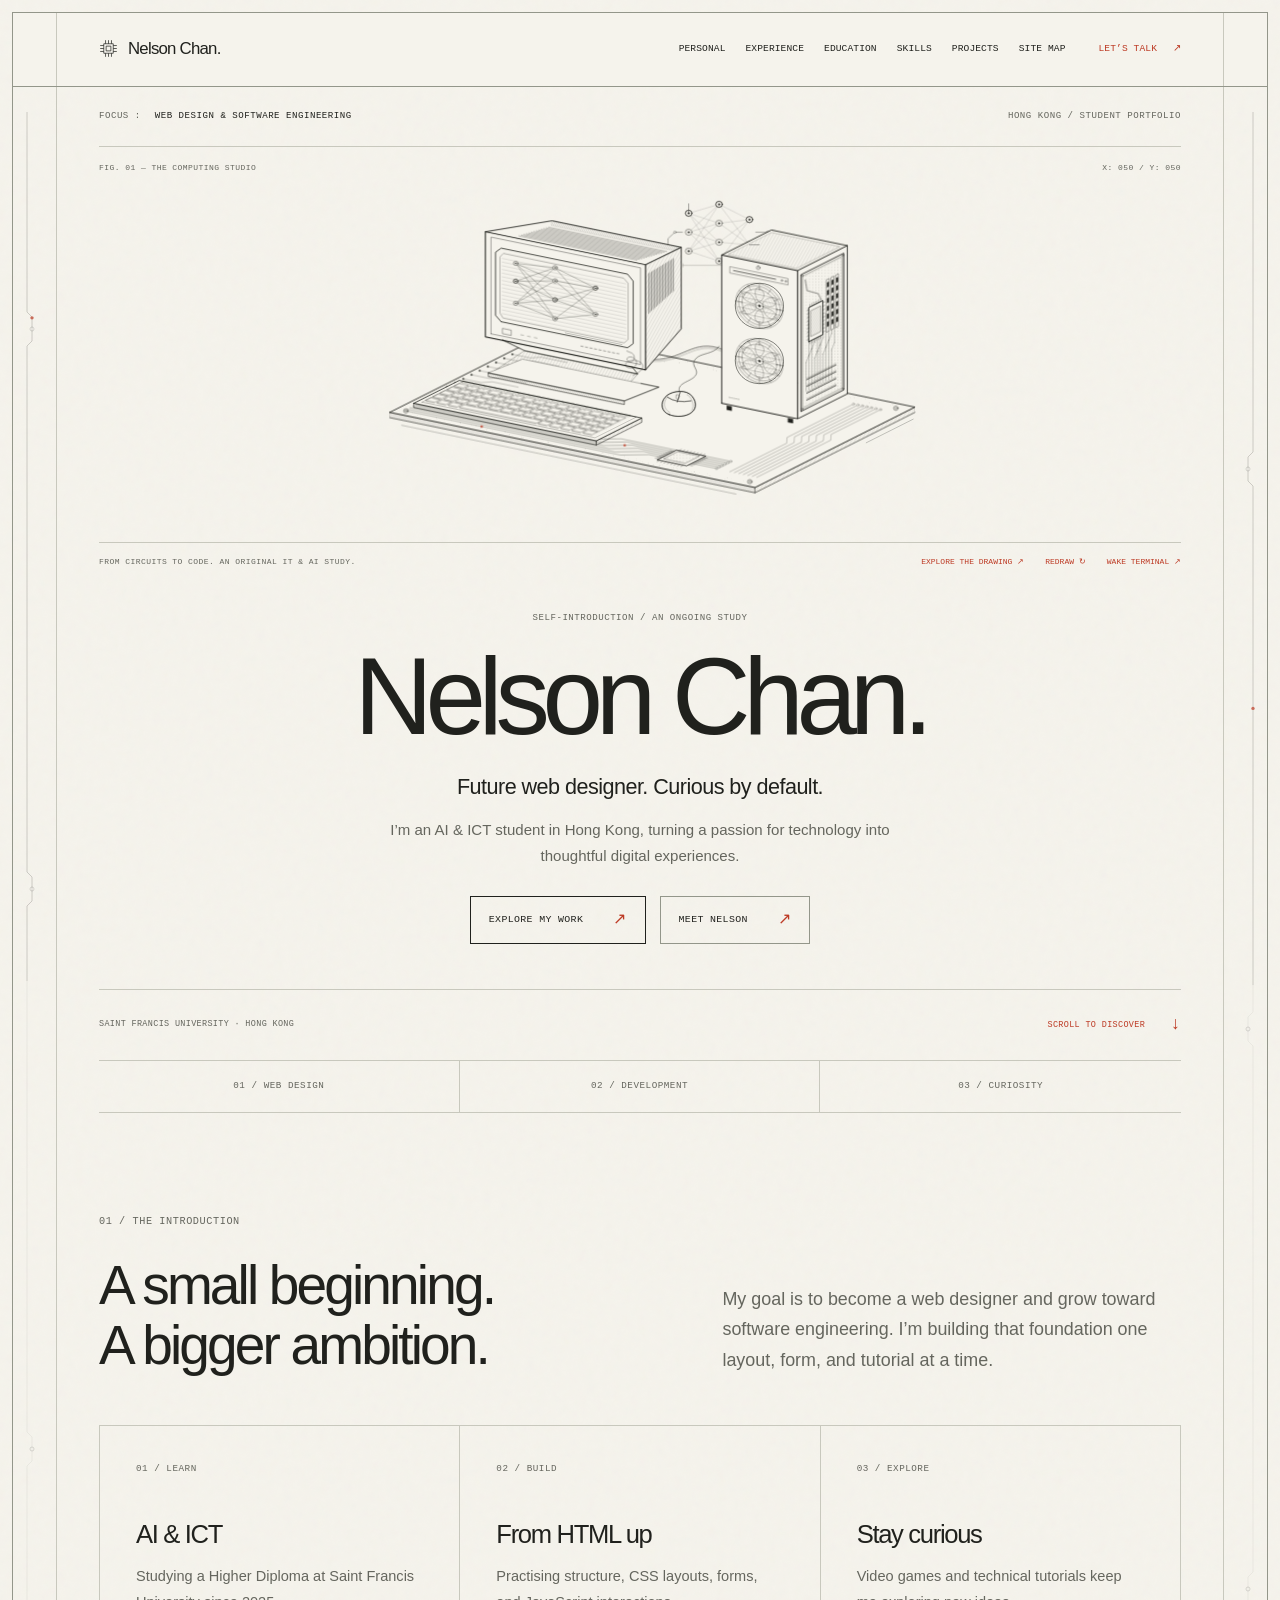
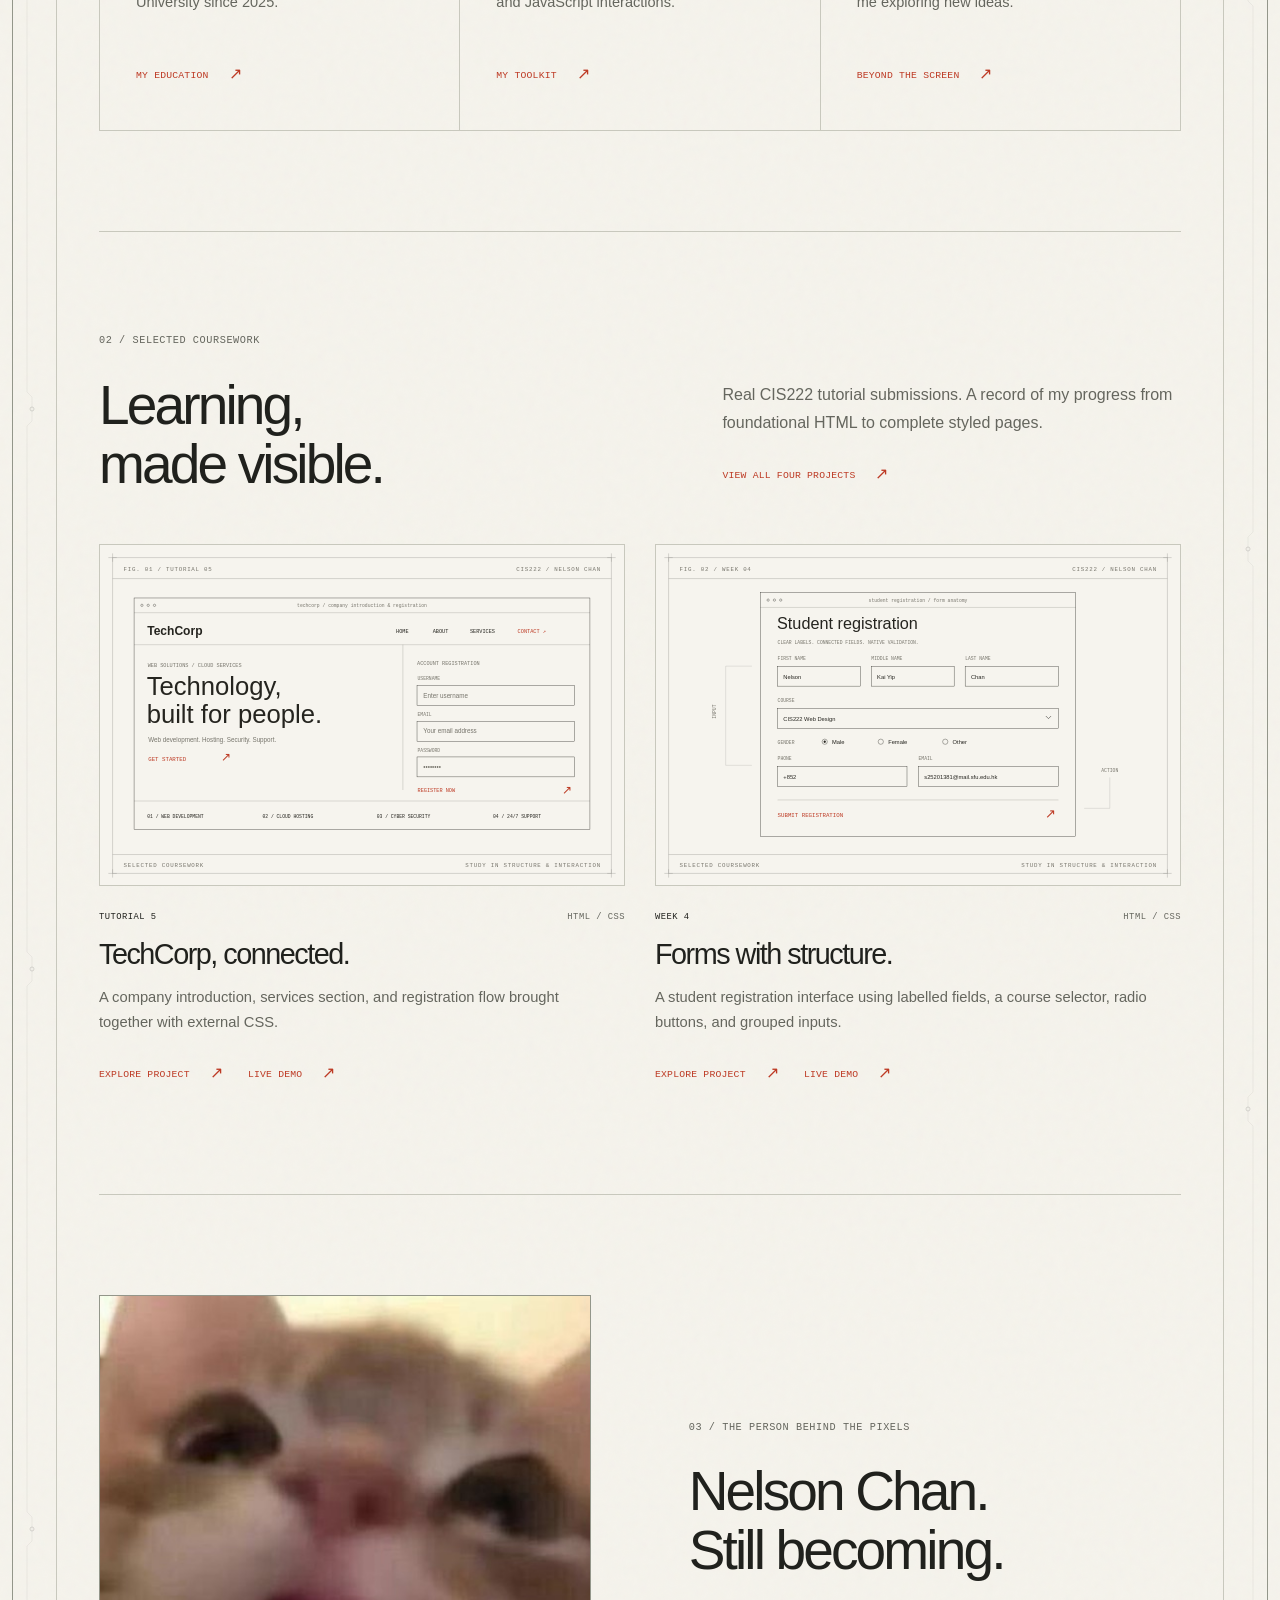
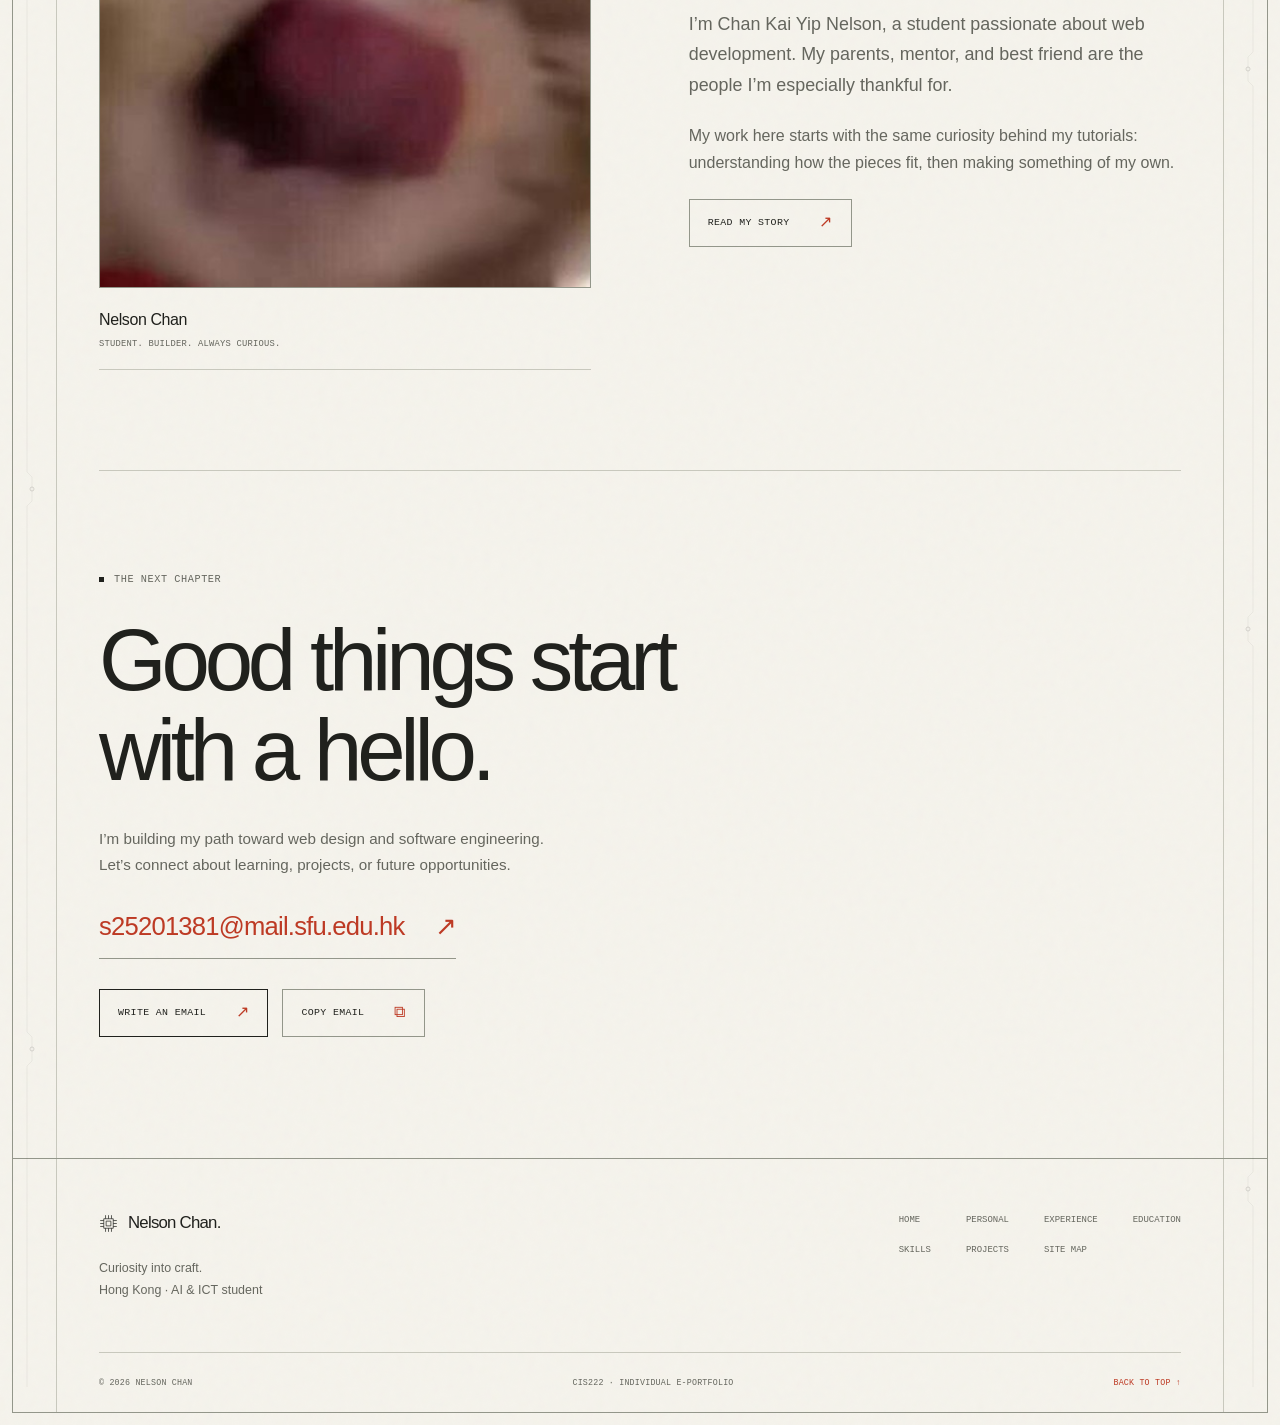
<file: index.html>
<!DOCTYPE html>
<html lang="en"><head><meta charset="UTF-8"><meta name="viewport" content="width=device-width, initial-scale=1"><meta name="theme-color" content="#f5f3ec"><meta name="description" content="Nelson Chan — AI and ICT student at Saint Francis University, aspiring web designer and software engineer. Explore real CIS222 coursework."><title>Portfolio | Nelson Chan</title><link rel="icon" href="images/favicon.svg" type="image/svg+xml"><link rel="stylesheet" href="css/style.css"><link rel="stylesheet" href="css/it-motion.css"><script src="js/script.js" defer></script><script src="js/it-motion.js" defer></script></head><body id="top" data-page="index"><a class="skip-link" href="#main">Skip to content</a><div class="scroll-progress" aria-hidden="true"></div><div class="intro-screen" aria-hidden="true"><div class="intro-label">NELSON CHAN / PORTFOLIO</div><span class="intro-number">000</span><div class="intro-rule"></div><div class="intro-note">DRAWING THE NEXT CHAPTER</div></div>
<header class="site-header"><div class="container nav-shell"><a class="brand" href="index.html" aria-label="Nelson Chan home"><svg viewBox="0 0 32 32" fill="none" aria-hidden="true"><path d="M8 8h16v16H8zM12 12h8v8h-8zM11 2v6m5-6v6m5-6v6M11 24v6m5-6v6m5-6v6M2 11h6m-6 5h6m-6 5h6M24 11h6m-6 5h6m-6 5h6" stroke="currentColor" stroke-width="1.2"/></svg><span class="brand-name">Nelson Chan<span class="brand-period">.</span></span></a><button class="menu-toggle" type="button" data-menu-toggle aria-controls="primary-nav" aria-expanded="false" aria-label="Open navigation"><span></span><span></span><span class="sr-only">Menu</span></button><nav class="nav-links" id="primary-nav" aria-label="Main navigation"><a href="personal.html">Personal</a><a href="experience.html">Experience</a><a href="education.html">Education</a><a href="skills.html">Skills</a><a href="projects.html">Projects</a><a href="sitemap.html">Site map</a><a class="nav-contact" href="#contact">Let’s talk <span aria-hidden="true">↗</span></a></nav></div></header><main id="main" tabindex="-1"><div class="container"><section class="hero home-hero" aria-labelledby="hero-title"><div class="focus-strip"><p class="focus-label"><span>FOCUS :</span> Web design &amp; software engineering</p><p class="micro-copy">HONG KONG / STUDENT PORTFOLIO</p></div><figure class="hero-art drawing-stage" data-inspect aria-label="Explore an original computer and AI engraving"><div class="drawing-meta"><span>FIG. 01 — THE COMPUTING STUDIO</span><span class="drawing-coordinates" aria-hidden="true">X: <b data-coordinate-x>050</b> / Y: <b data-coordinate-y>050</b></span></div><svg xmlns="http://www.w3.org/2000/svg" viewBox="0 0 1100 580" role="img" aria-labelledby="hero-ai-title hero-ai-desc" class="architectural-scene technical-scene">
<title id="hero-ai-title">A study in computing — original engraved workstation</title>
<desc id="hero-ai-desc">An original black ink isometric drawing of a retro CRT computer with a neural network on its screen, mechanical keyboard, wired mouse and open modern server showing its processor, circuit traces and cooling fan. The equipment rests on a large etched circuit board, with a floating neural-network schematic above.</desc>
<defs>
<pattern id="hero-ai-hatch" width="5" height="5" patternUnits="userSpaceOnUse" patternTransform="rotate(27)"><path d="M0 0V5" fill="none" stroke="#20211d" stroke-width=".43" opacity=".7"/></pattern>
<pattern id="hero-ai-dense" width="3.1" height="3.1" patternUnits="userSpaceOnUse" patternTransform="rotate(27)"><path d="M0 0V3.1" fill="none" stroke="#20211d" stroke-width=".5" opacity=".8"/></pattern>
<pattern id="hero-ai-dot" width="5.5" height="5.5" patternUnits="userSpaceOnUse"><circle cx="1" cy="1" r=".35" fill="#20211d"/></pattern>
</defs>
<g fill="none" stroke="#20211d" stroke-linecap="round" stroke-linejoin="round" transform="translate(20 15) scale(.96 .88)">
<g data-ink="" class="neural-engraving" stroke-width="0.5">
<path d="M637.00,52.00L690.00,35.00" stroke-width="0.42" fill="none" opacity=".5"/>
<path d="M637.00,52.00L690.00,71.00" stroke-width="0.42" fill="none" opacity=".5"/>
<path d="M637.00,52.00L690.00,107.00" stroke-width="0.42" fill="none" opacity=".5"/>
<path d="M637.00,52.00L690.00,143.00" stroke-width="0.42" fill="none" opacity=".5"/>
<path d="M637.00,88.00L690.00,35.00" stroke-width="0.42" fill="none" opacity=".5"/>
<path d="M637.00,88.00L690.00,71.00" stroke-width="0.42" fill="none" opacity=".5"/>
<path d="M637.00,88.00L690.00,107.00" stroke-width="0.42" fill="none" opacity=".5"/>
<path d="M637.00,88.00L690.00,143.00" stroke-width="0.42" fill="none" opacity=".5"/>
<path d="M637.00,124.00L690.00,35.00" stroke-width="0.42" fill="none" opacity=".5"/>
<path d="M637.00,124.00L690.00,71.00" stroke-width="0.42" fill="none" opacity=".5"/>
<path d="M637.00,124.00L690.00,107.00" stroke-width="0.42" fill="none" opacity=".5"/>
<path d="M637.00,124.00L690.00,143.00" stroke-width="0.42" fill="none" opacity=".5"/>
<path d="M690.00,35.00L743.00,64.00" stroke-width="0.42" fill="none" opacity=".5"/>
<path d="M690.00,35.00L743.00,112.00" stroke-width="0.42" fill="none" opacity=".5"/>
<path d="M690.00,71.00L743.00,64.00" stroke-width="0.42" fill="none" opacity=".5"/>
<path d="M690.00,71.00L743.00,112.00" stroke-width="0.42" fill="none" opacity=".5"/>
<path d="M690.00,107.00L743.00,64.00" stroke-width="0.42" fill="none" opacity=".5"/>
<path d="M690.00,107.00L743.00,112.00" stroke-width="0.42" fill="none" opacity=".5"/>
<path d="M690.00,143.00L743.00,64.00" stroke-width="0.42" fill="none" opacity=".5"/>
<path d="M690.00,143.00L743.00,112.00" stroke-width="0.42" fill="none" opacity=".5"/>
<circle cx="637.00" cy="52.00" r="5.8" stroke-width="0.8" fill="#f5f3ec"/>
<circle cx="637.00" cy="52.00" r="1.6" stroke-width="0.4" fill="#20211d"/>
<circle cx="637.00" cy="88.00" r="5.8" stroke-width="0.8" fill="#f5f3ec"/>
<circle cx="637.00" cy="88.00" r="1.6" stroke-width="0.4" fill="#20211d"/>
<circle cx="637.00" cy="124.00" r="5.8" stroke-width="0.8" fill="#f5f3ec"/>
<circle cx="637.00" cy="124.00" r="1.6" stroke-width="0.4" fill="#20211d"/>
<circle cx="690.00" cy="35.00" r="5.8" stroke-width="0.8" fill="#f5f3ec"/>
<circle cx="690.00" cy="35.00" r="1.6" stroke-width="0.4" fill="#20211d"/>
<circle cx="690.00" cy="71.00" r="5.8" stroke-width="0.8" fill="#f5f3ec"/>
<circle cx="690.00" cy="71.00" r="1.6" stroke-width="0.4" fill="#20211d"/>
<circle cx="690.00" cy="107.00" r="5.8" stroke-width="0.8" fill="#f5f3ec"/>
<circle cx="690.00" cy="107.00" r="1.6" stroke-width="0.4" fill="#20211d"/>
<circle cx="690.00" cy="143.00" r="5.8" stroke-width="0.8" fill="#f5f3ec"/>
<circle cx="690.00" cy="143.00" r="1.6" stroke-width="0.4" fill="#20211d"/>
<circle cx="743.00" cy="64.00" r="5.8" stroke-width="0.8" fill="#f5f3ec"/>
<circle cx="743.00" cy="64.00" r="1.6" stroke-width="0.4" fill="#20211d"/>
<circle cx="743.00" cy="112.00" r="5.8" stroke-width="0.8" fill="#f5f3ec"/>
<circle cx="743.00" cy="112.00" r="1.6" stroke-width="0.4" fill="#20211d"/>
<path d="M754 88H775L786 100V145L797 156" stroke-width="0.65" fill="none" />
<path d="M626 88H613L601 100V129" stroke-width="0.65" fill="none" />
<circle cx="613.00" cy="88.00" r="2.1" stroke-width="0.6" fill="#f5f3ec"/>
<circle cx="775.00" cy="88.00" r="2.1" stroke-width="0.6" fill="#f5f3ec"/>
<circle cx="797.00" cy="156.00" r="2.1" stroke-width="0.6" fill="#f5f3ec"/>
<path d="M627 151H752M627 148V154M752 148V154" stroke-width="0.35" fill="none" />
</g>
<g data-ink="" class="board-engraving" stroke-width="0.5">
<path d="M115.60,430.80L752.60,573.80L1031.60,420.80L394.60,277.80Z" stroke-width="0.2" fill="#f5f3ec" />
<path d="M115.60,430.80L752.60,573.80L752.60,583.80L115.60,440.80Z" stroke-width="0.3" fill="url(#hero-ai-dense)" />
<path d="M752.60,573.80L1031.60,420.80L1031.60,430.80L752.60,583.80Z" stroke-width="0.3" fill="url(#hero-ai-hatch)" />
<path d="M140.84,427.32L518.14,512.02L567.94,511.22L685.54,537.62" stroke-width="0.5" fill="none" data-signal-route="0"/>
<circle cx="685.54" cy="537.62" r="2.0" stroke-width="0.45" fill="#f5f3ec"/>
<path d="M145.80,424.60L508.40,506.00L558.20,505.20L690.50,534.90" stroke-width="0.5" fill="none" />
<circle cx="690.50" cy="534.90" r="2.0" stroke-width="0.45" fill="#f5f3ec"/>
<path d="M150.76,421.88L498.66,499.98L548.46,499.18L695.46,532.18" stroke-width="0.5" fill="none" />
<circle cx="695.46" cy="532.18" r="2.0" stroke-width="0.45" fill="#f5f3ec"/>
<path d="M155.72,419.16L488.92,493.96L538.72,493.16L700.42,529.46" stroke-width="0.5" fill="none" data-signal-route="1"/>
<circle cx="700.42" cy="529.46" r="2.0" stroke-width="0.45" fill="#f5f3ec"/>
<path d="M160.68,416.44L479.18,487.94L528.98,487.14L705.38,526.74" stroke-width="0.5" fill="none" />
<circle cx="705.38" cy="526.74" r="2.0" stroke-width="0.45" fill="#f5f3ec"/>
<path d="M165.64,413.72L469.44,481.92L519.24,481.12L710.34,524.02" stroke-width="0.5" fill="none" />
<circle cx="710.34" cy="524.02" r="2.0" stroke-width="0.45" fill="#f5f3ec"/>
<path d="M708.80,543.80L808.00,489.40L808.54,478.50L924.48,414.92" stroke-width="0.42" fill="none" />
<circle cx="924.48" cy="414.92" r="2" stroke-width="0.4" fill="#f5f3ec"/>
<path d="M716.64,545.56L820.80,488.44L821.34,477.54L932.32,416.68" stroke-width="0.42" fill="none" />
<circle cx="932.32" cy="416.68" r="2" stroke-width="0.4" fill="#f5f3ec"/>
<path d="M724.48,547.32L833.60,487.48L834.14,476.58L940.16,418.44" stroke-width="0.42" fill="none" />
<circle cx="940.16" cy="418.44" r="2" stroke-width="0.4" fill="#f5f3ec"/>
<path d="M732.32,549.08L846.40,486.52L846.94,475.62L948.00,420.20" stroke-width="0.42" fill="none" />
<circle cx="948.00" cy="420.20" r="2" stroke-width="0.4" fill="#f5f3ec"/>
<path d="M740.16,550.84L859.20,485.56L859.74,474.66L955.84,421.96" stroke-width="0.42" fill="none" />
<circle cx="955.84" cy="421.96" r="2" stroke-width="0.4" fill="#f5f3ec"/>
<path d="M748.00,552.60L872.00,484.60L872.54,473.70L963.68,423.72" stroke-width="0.42" fill="none" />
<circle cx="963.68" cy="423.72" r="2" stroke-width="0.4" fill="#f5f3ec"/>
<path d="M755.84,554.36L884.80,483.64L885.34,472.74L971.52,425.48" stroke-width="0.42" fill="none" />
<circle cx="971.52" cy="425.48" r="2" stroke-width="0.4" fill="#f5f3ec"/>
<circle cx="143.78" cy="427.98" r="4" stroke-width="0.8" fill="none"/>
<circle cx="143.78" cy="427.98" r="1.5" stroke-width="0.5" fill="none"/>
<circle cx="743.54" cy="562.62" r="4" stroke-width="0.8" fill="none"/>
<circle cx="743.54" cy="562.62" r="1.5" stroke-width="0.5" fill="none"/>
<circle cx="998.36" cy="422.88" r="4" stroke-width="0.8" fill="none"/>
<circle cx="998.36" cy="422.88" r="1.5" stroke-width="0.5" fill="none"/>
<circle cx="398.60" cy="288.24" r="4" stroke-width="0.8" fill="none"/>
<circle cx="398.60" cy="288.24" r="1.5" stroke-width="0.5" fill="none"/>
<circle data-signal-dot="0" class="signal-dot" cx="140.84" cy="427.32" r="2.4" fill="#20211d" stroke="none"/>
<circle data-signal-dot="1" class="signal-dot" cx="155.72" cy="419.16" r="2.4" fill="#20211d" stroke="none"/>
<path d="M215.30,382.70L246.66,389.74L265.86,388.30L310.94,398.42" stroke-width="0.42" fill="none" />
<circle cx="215.30" cy="382.70" r="1.4" stroke-width="0.5" fill="#20211d"/>
<path d="M229.56,374.88L260.92,381.92L280.12,380.48L325.20,390.60" stroke-width="0.42" fill="none" />
<circle cx="229.56" cy="374.88" r="1.4" stroke-width="0.5" fill="#20211d"/>
<path d="M243.82,367.06L275.18,374.10L294.38,372.66L339.46,382.78" stroke-width="0.42" fill="none" />
<circle cx="243.82" cy="367.06" r="1.4" stroke-width="0.5" fill="#20211d"/>
<path d="M258.08,359.24L289.44,366.28L308.64,364.84L353.72,374.96" stroke-width="0.42" fill="none" />
<circle cx="258.08" cy="359.24" r="1.4" stroke-width="0.5" fill="#20211d"/>
<path d="M272.34,351.42L303.70,358.46L322.90,357.02L367.98,367.14" stroke-width="0.42" fill="none" />
<circle cx="272.34" cy="351.42" r="1.4" stroke-width="0.5" fill="#20211d"/>
<path d="M286.60,343.60L317.96,350.64L337.16,349.20L382.24,359.32" stroke-width="0.42" fill="none" />
<circle cx="286.60" cy="343.60" r="1.4" stroke-width="0.5" fill="#20211d"/>
<path d="M300.86,335.78L332.22,342.82L351.42,341.38L396.50,351.50" stroke-width="0.42" fill="none" />
<circle cx="300.86" cy="335.78" r="1.4" stroke-width="0.5" fill="#20211d"/>
<path d="M315.12,327.96L346.48,335.00L365.68,333.56L410.76,343.68" stroke-width="0.42" fill="none" />
<circle cx="315.12" cy="327.96" r="1.4" stroke-width="0.5" fill="#20211d"/>
<path d="M329.38,320.14L360.74,327.18L379.94,325.74L425.02,335.86" stroke-width="0.42" fill="none" />
<circle cx="329.38" cy="320.14" r="1.4" stroke-width="0.5" fill="#20211d"/>
<path d="M582.52,521.16L633.48,532.60L666.96,514.24L616.00,502.80Z" stroke-width="0.8" fill="#f5f3ec" />
<path d="M593.72,519.32L630.96,527.68L655.76,514.08L618.52,505.72Z" stroke-width="0.6" fill="url(#hero-ai-dot)" />
<path d="M582.10,524.42L586.44,522.04" stroke-width="0.6" fill="none" />
<path d="M619.92,503.68L624.26,501.30" stroke-width="0.6" fill="none" />
<path d="M578.76,517.92L585.62,519.46" stroke-width="0.6" fill="none" />
<path d="M636.58,530.90L643.44,532.44" stroke-width="0.6" fill="none" />
<path d="M587.98,525.74L592.32,523.36" stroke-width="0.6" fill="none" />
<path d="M625.80,505.00L630.14,502.62" stroke-width="0.6" fill="none" />
<path d="M582.48,515.88L589.34,517.42" stroke-width="0.6" fill="none" />
<path d="M640.30,528.86L647.16,530.40" stroke-width="0.6" fill="none" />
<path d="M593.86,527.06L598.20,524.68" stroke-width="0.6" fill="none" />
<path d="M631.68,506.32L636.02,503.94" stroke-width="0.6" fill="none" />
<path d="M586.20,513.84L593.06,515.38" stroke-width="0.6" fill="none" />
<path d="M644.02,526.82L650.88,528.36" stroke-width="0.6" fill="none" />
<path d="M599.74,528.38L604.08,526.00" stroke-width="0.6" fill="none" />
<path d="M637.56,507.64L641.90,505.26" stroke-width="0.6" fill="none" />
<path d="M589.92,511.80L596.78,513.34" stroke-width="0.6" fill="none" />
<path d="M647.74,524.78L654.60,526.32" stroke-width="0.6" fill="none" />
<path d="M605.62,529.70L609.96,527.32" stroke-width="0.6" fill="none" />
<path d="M643.44,508.96L647.78,506.58" stroke-width="0.6" fill="none" />
<path d="M593.64,509.76L600.50,511.30" stroke-width="0.6" fill="none" />
<path d="M651.46,522.74L658.32,524.28" stroke-width="0.6" fill="none" />
<path d="M611.50,531.02L615.84,528.64" stroke-width="0.6" fill="none" />
<path d="M649.32,510.28L653.66,507.90" stroke-width="0.6" fill="none" />
<path d="M597.36,507.72L604.22,509.26" stroke-width="0.6" fill="none" />
<path d="M655.18,520.70L662.04,522.24" stroke-width="0.6" fill="none" />
<path d="M617.38,532.34L621.72,529.96" stroke-width="0.6" fill="none" />
<path d="M655.20,511.60L659.54,509.22" stroke-width="0.6" fill="none" />
<path d="M601.08,505.68L607.94,507.22" stroke-width="0.6" fill="none" />
<path d="M658.90,518.66L665.76,520.20" stroke-width="0.6" fill="none" />
<path d="M623.26,533.66L627.60,531.28" stroke-width="0.6" fill="none" />
<path d="M661.08,512.92L665.42,510.54" stroke-width="0.6" fill="none" />
<path d="M604.80,503.64L611.66,505.18" stroke-width="0.6" fill="none" />
<path d="M662.62,516.62L669.48,518.16" stroke-width="0.6" fill="none" />
</g>
<path data-draw="" pathLength="1" d="M115.60,430.80L752.60,573.80L1031.60,420.80L394.60,277.80Z" stroke-width="1.45" fill="none" />
<path data-draw="" pathLength="1" d="M115.60,440.80L752.60,583.80L1031.60,430.80" stroke-width="0.9" fill="none" />
<path data-draw="" pathLength="1" d="M752.60,573.80L752.60,583.80" stroke-width="0.6" fill="none" />
<path data-draw="" pathLength="1" d="M136.38,455.34L719.48,586.24" stroke-width="0.45" fill="none" />
<g data-ink="" class="cables-and-board-patina" stroke-width="0.5">
<path d="M554 328C620 342 638 292 688 308S719 366 764 351C792 342 767 305 798 292" stroke-width="1.05" fill="none" />
<path d="M556 331C620 346 642 296 688 312S719 370 766 355C796 344 772 307 800 294" stroke-width="0.4" fill="none" />
<circle cx="453.28" cy="292.01" r="0.2997840791105841" stroke-width="0" fill="#20211d"/>
<circle cx="506.07" cy="514.25" r="0.35521627573684555" stroke-width="0" fill="#20211d"/>
<circle cx="555.79" cy="525.21" r="0.2984031784647624" stroke-width="0" fill="#20211d"/>
<circle cx="533.59" cy="316.28" r="0.1782144962336202" stroke-width="0" fill="#20211d"/>
<circle cx="590.01" cy="329.29" r="0.21387682072358286" stroke-width="0" fill="#20211d"/>
<circle cx="358.17" cy="480.67" r="0.229958690693226" stroke-width="0" fill="#20211d"/>
<circle cx="704.82" cy="349.02" r="0.19067876466138434" stroke-width="0" fill="#20211d"/>
<circle cx="962.67" cy="417.11" r="0.17224556770532565" stroke-width="0" fill="#20211d"/>
<circle cx="442.71" cy="297.59" r="0.25779874539580866" stroke-width="0" fill="#20211d"/>
<circle cx="917.49" cy="401.25" r="0.20685111063842854" stroke-width="0" fill="#20211d"/>
<circle cx="606.92" cy="535.79" r="0.21206464746069267" stroke-width="0" fill="#20211d"/>
<circle cx="594.44" cy="334.15" r="0.29874415511167707" stroke-width="0" fill="#20211d"/>
<circle cx="548.19" cy="315.69" r="0.3380105380334001" stroke-width="0" fill="#20211d"/>
<circle cx="710.76" cy="557.48" r="0.17090874320582505" stroke-width="0" fill="#20211d"/>
<circle cx="438.07" cy="495.01" r="0.2848396871255758" stroke-width="0" fill="#20211d"/>
<circle cx="799.92" cy="379.81" r="0.20775003396528913" stroke-width="0" fill="#20211d"/>
<circle cx="759.34" cy="363.22" r="0.33860080026710315" stroke-width="0" fill="#20211d"/>
<circle cx="634.90" cy="334.09" r="0.3000624911526264" stroke-width="0" fill="#20211d"/>
<circle cx="576.01" cy="328.96" r="0.1657971028347671" stroke-width="0" fill="#20211d"/>
<circle cx="906.21" cy="394.74" r="0.23695580395482965" stroke-width="0" fill="#20211d"/>
<circle cx="565.88" cy="529.27" r="0.2616376369661243" stroke-width="0" fill="#20211d"/>
<circle cx="391.65" cy="487.69" r="0.28290698585777163" stroke-width="0" fill="#20211d"/>
<circle cx="329.46" cy="476.20" r="0.18614121900066694" stroke-width="0" fill="#20211d"/>
<circle cx="646.18" cy="342.81" r="0.3323667001046584" stroke-width="0" fill="#20211d"/>
<circle cx="567.00" cy="526.42" r="0.2924952410375391" stroke-width="0" fill="#20211d"/>
<circle cx="265.70" cy="457.07" r="0.3281377124460375" stroke-width="0" fill="#20211d"/>
<circle cx="320.51" cy="469.66" r="0.18961105752239965" stroke-width="0" fill="#20211d"/>
<circle cx="992.89" cy="416.11" r="0.3356434930145477" stroke-width="0" fill="#20211d"/>
<circle cx="646.80" cy="544.45" r="0.3588802144315153" stroke-width="0" fill="#20211d"/>
<circle cx="285.63" cy="462.51" r="0.2675157350645323" stroke-width="0" fill="#20211d"/>
<circle cx="736.30" cy="360.87" r="0.28319759343361633" stroke-width="0" fill="#20211d"/>
<circle cx="315.53" cy="468.25" r="0.2448487885660342" stroke-width="0" fill="#20211d"/>
<circle cx="197.61" cy="445.18" r="0.30879565332324854" stroke-width="0" fill="#20211d"/>
<circle cx="587.98" cy="325.76" r="0.3248406740510322" stroke-width="0" fill="#20211d"/>
<circle cx="587.58" cy="532.88" r="0.2892349706004414" stroke-width="0" fill="#20211d"/>
<circle cx="444.72" cy="297.01" r="0.1673053623619764" stroke-width="0" fill="#20211d"/>
<circle cx="392.81" cy="489.38" r="0.35039351091085996" stroke-width="0" fill="#20211d"/>
<circle cx="727.82" cy="353.75" r="0.26605431757814924" stroke-width="0" fill="#20211d"/>
<circle cx="429.46" cy="293.25" r="0.3432496006216904" stroke-width="0" fill="#20211d"/>
<circle cx="703.89" cy="554.89" r="0.30955230021878216" stroke-width="0" fill="#20211d"/>
<circle cx="704.83" cy="355.44" r="0.35951011883916795" stroke-width="0" fill="#20211d"/>
<circle cx="428.37" cy="494.31" r="0.2623984726287869" stroke-width="0" fill="#20211d"/>
<circle cx="813.82" cy="383.16" r="0.2872827672656907" stroke-width="0" fill="#20211d"/>
<circle cx="631.66" cy="334.77" r="0.2926420976712421" stroke-width="0" fill="#20211d"/>
<circle cx="454.73" cy="504.30" r="0.268019526104653" stroke-width="0" fill="#20211d"/>
<circle cx="323.98" cy="473.91" r="0.3358127975126649" stroke-width="0" fill="#20211d"/>
<circle cx="919.14" cy="402.35" r="0.30412748161393455" stroke-width="0" fill="#20211d"/>
<circle cx="210.85" cy="444.81" r="0.3437010503010506" stroke-width="0" fill="#20211d"/>
<circle cx="461.41" cy="295.07" r="0.2399519756131019" stroke-width="0" fill="#20211d"/>
<circle cx="621.56" cy="537.67" r="0.1867869315513132" stroke-width="0" fill="#20211d"/>
<circle cx="545.30" cy="519.50" r="0.2848827870011835" stroke-width="0" fill="#20211d"/>
<circle cx="529.51" cy="315.86" r="0.22162012861545513" stroke-width="0" fill="#20211d"/>
<circle cx="237.93" cy="450.32" r="0.16109099131631" stroke-width="0" fill="#20211d"/>
<circle cx="519.12" cy="316.62" r="0.35463972479012945" stroke-width="0" fill="#20211d"/>
<circle cx="774.09" cy="369.21" r="0.169316631384066" stroke-width="0" fill="#20211d"/>
<circle cx="536.20" cy="315.07" r="0.2875269079378143" stroke-width="0" fill="#20211d"/>
<circle cx="345.18" cy="478.29" r="0.2596417546737133" stroke-width="0" fill="#20211d"/>
<circle cx="751.41" cy="369.19" r="0.320906418304021" stroke-width="0" fill="#20211d"/>
<circle cx="383.16" cy="484.77" r="0.18556807880915677" stroke-width="0" fill="#20211d"/>
<circle cx="436.94" cy="289.63" r="0.3013670759135561" stroke-width="0" fill="#20211d"/>
<circle cx="584.08" cy="323.75" r="0.22775178375214047" stroke-width="0" fill="#20211d"/>
<circle cx="649.10" cy="547.28" r="0.2868259851266388" stroke-width="0" fill="#20211d"/>
<circle cx="909.30" cy="405.19" r="0.3478827759118009" stroke-width="0" fill="#20211d"/>
<circle cx="928.46" cy="408.89" r="0.24389450243735833" stroke-width="0" fill="#20211d"/>
<circle cx="538.26" cy="313.86" r="0.28274875281345135" stroke-width="0" fill="#20211d"/>
<circle cx="675.01" cy="550.83" r="0.3225228907839503" stroke-width="0" fill="#20211d"/>
<circle cx="575.04" cy="529.77" r="0.31935075427112547" stroke-width="0" fill="#20211d"/>
<circle cx="196.90" cy="441.82" r="0.3427278876117045" stroke-width="0" fill="#20211d"/>
<circle cx="594.59" cy="327.29" r="0.16291382847573058" stroke-width="0" fill="#20211d"/>
<circle cx="617.72" cy="537.38" r="0.3115411771620984" stroke-width="0" fill="#20211d"/>
<circle cx="726.94" cy="354.00" r="0.35953251583438794" stroke-width="0" fill="#20211d"/>
<circle cx="638.08" cy="333.67" r="0.19059578716321937" stroke-width="0" fill="#20211d"/>
<circle cx="731.86" cy="561.77" r="0.27458082105324466" stroke-width="0" fill="#20211d"/>
<circle cx="684.75" cy="350.93" r="0.3326471307125615" stroke-width="0" fill="#20211d"/>
<circle cx="609.32" cy="330.01" r="0.265029256027108" stroke-width="0" fill="#20211d"/>
<circle cx="529.16" cy="519.63" r="0.1789181230925837" stroke-width="0" fill="#20211d"/>
<circle cx="797.97" cy="370.29" r="0.25210236432412636" stroke-width="0" fill="#20211d"/>
<circle cx="504.40" cy="308.89" r="0.24045656543642652" stroke-width="0" fill="#20211d"/>
<circle cx="488.04" cy="507.39" r="0.27125629504451115" stroke-width="0" fill="#20211d"/>
<circle cx="155.23" cy="432.50" r="0.33682135505316935" stroke-width="0" fill="#20211d"/>
<circle cx="433.28" cy="291.38" r="0.25879003626662794" stroke-width="0" fill="#20211d"/>
<circle cx="257.21" cy="454.77" r="0.2819911742666657" stroke-width="0" fill="#20211d"/>
<circle cx="655.85" cy="546.72" r="0.1859320110222722" stroke-width="0" fill="#20211d"/>
<circle cx="496.52" cy="511.93" r="0.26045373083594947" stroke-width="0" fill="#20211d"/>
<circle cx="670.22" cy="345.82" r="0.31352312118249936" stroke-width="0" fill="#20211d"/>
<circle cx="238.53" cy="451.10" r="0.3462138885119493" stroke-width="0" fill="#20211d"/>
<circle cx="768.34" cy="371.44" r="0.3591154469021227" stroke-width="0" fill="#20211d"/>
<circle cx="699.88" cy="558.15" r="0.30577045167076444" stroke-width="0" fill="#20211d"/>
<circle cx="158.85" cy="432.46" r="0.19639142266378776" stroke-width="0" fill="#20211d"/>
<circle cx="884.05" cy="396.78" r="0.35900190617443695" stroke-width="0" fill="#20211d"/>
<circle cx="680.01" cy="345.33" r="0.3566861420055616" stroke-width="0" fill="#20211d"/>
<circle cx="832.67" cy="386.24" r="0.2979461089452696" stroke-width="0" fill="#20211d"/>
<circle cx="764.53" cy="367.56" r="0.3011526321192678" stroke-width="0" fill="#20211d"/>
<circle cx="284.52" cy="463.17" r="0.3457326405820129" stroke-width="0" fill="#20211d"/>
<circle cx="925.15" cy="403.24" r="0.3366843366338359" stroke-width="0" fill="#20211d"/>
<circle cx="937.17" cy="405.62" r="0.1672645622744125" stroke-width="0" fill="#20211d"/>
<circle cx="531.52" cy="309.61" r="0.17836003663268485" stroke-width="0" fill="#20211d"/>
<circle cx="729.26" cy="363.52" r="0.3416566359062758" stroke-width="0" fill="#20211d"/>
<circle cx="382.35" cy="483.90" r="0.2917126159003225" stroke-width="0" fill="#20211d"/>
<circle cx="586.00" cy="530.51" r="0.2261421877358995" stroke-width="0" fill="#20211d"/>
<circle cx="348.17" cy="479.79" r="0.29851393755666733" stroke-width="0" fill="#20211d"/>
<circle cx="672.86" cy="551.81" r="0.3493380957092037" stroke-width="0" fill="#20211d"/>
<circle cx="635.14" cy="332.97" r="0.312784173135908" stroke-width="0" fill="#20211d"/>
<circle cx="728.57" cy="354.15" r="0.309568264820258" stroke-width="0" fill="#20211d"/>
<circle cx="620.81" cy="336.11" r="0.34474041547745266" stroke-width="0" fill="#20211d"/>
<circle cx="273.98" cy="461.40" r="0.22822090587285995" stroke-width="0" fill="#20211d"/>
<circle cx="735.37" cy="362.30" r="0.3215674752059461" stroke-width="0" fill="#20211d"/>
<circle cx="838.58" cy="387.39" r="0.18341256722919788" stroke-width="0" fill="#20211d"/>
<circle cx="577.93" cy="320.67" r="0.2807965767281414" stroke-width="0" fill="#20211d"/>
<circle cx="641.59" cy="544.53" r="0.23397120845924316" stroke-width="0" fill="#20211d"/>
<circle cx="532.07" cy="518.31" r="0.25844833652162064" stroke-width="0" fill="#20211d"/>
<circle cx="427.28" cy="293.17" r="0.1740051629518027" stroke-width="0" fill="#20211d"/>
<circle cx="591.15" cy="531.13" r="0.2732265299540607" stroke-width="0" fill="#20211d"/>
<circle cx="496.81" cy="311.33" r="0.2754335091882234" stroke-width="0" fill="#20211d"/>
<circle cx="445.17" cy="300.41" r="0.34474307122858183" stroke-width="0" fill="#20211d"/>
<circle cx="481.11" cy="307.35" r="0.33281728100880864" stroke-width="0" fill="#20211d"/>
<circle cx="498.40" cy="307.84" r="0.19408169361086022" stroke-width="0" fill="#20211d"/>
<circle cx="822.05" cy="383.01" r="0.18758692601185425" stroke-width="0" fill="#20211d"/>
<circle cx="458.94" cy="503.65" r="0.1855636966693672" stroke-width="0" fill="#20211d"/>
<circle cx="574.46" cy="319.39" r="0.29338429022046913" stroke-width="0" fill="#20211d"/>
<circle cx="904.89" cy="397.32" r="0.19133961700793256" stroke-width="0" fill="#20211d"/>
<circle cx="669.37" cy="548.07" r="0.32087193901899824" stroke-width="0" fill="#20211d"/>
<circle cx="463.84" cy="299.87" r="0.29271337634333927" stroke-width="0" fill="#20211d"/>
<circle cx="428.35" cy="288.77" r="0.3222193043888976" stroke-width="0" fill="#20211d"/>
<circle cx="610.39" cy="536.03" r="0.33036684455936255" stroke-width="0" fill="#20211d"/>
<circle cx="524.96" cy="318.95" r="0.21398840367118643" stroke-width="0" fill="#20211d"/>
<circle cx="586.18" cy="531.74" r="0.3545535330406451" stroke-width="0" fill="#20211d"/>
<circle cx="952.39" cy="412.84" r="0.3369036721684233" stroke-width="0" fill="#20211d"/>
<circle cx="486.24" cy="508.25" r="0.28545967202999123" stroke-width="0" fill="#20211d"/>
<circle cx="316.75" cy="468.46" r="0.3486378839794887" stroke-width="0" fill="#20211d"/>
<circle cx="760.01" cy="372.04" r="0.2447356917634121" stroke-width="0" fill="#20211d"/>
<circle cx="525.50" cy="514.89" r="0.17710226083667774" stroke-width="0" fill="#20211d"/>
<circle cx="652.28" cy="340.49" r="0.29099661583180325" stroke-width="0" fill="#20211d"/>
<circle cx="697.83" cy="356.90" r="0.26092057368656507" stroke-width="0" fill="#20211d"/>
<circle cx="590.83" cy="324.90" r="0.20669801916941988" stroke-width="0" fill="#20211d"/>
<circle cx="680.46" cy="349.86" r="0.2935246022998043" stroke-width="0" fill="#20211d"/>
<circle cx="532.36" cy="314.21" r="0.18197455807146787" stroke-width="0" fill="#20211d"/>
<circle cx="821.85" cy="382.03" r="0.3553780205871055" stroke-width="0" fill="#20211d"/>
<circle cx="391.82" cy="489.39" r="0.2854114028996758" stroke-width="0" fill="#20211d"/>
<circle cx="831.02" cy="383.41" r="0.30794009016274115" stroke-width="0" fill="#20211d"/>
<circle cx="615.73" cy="536.13" r="0.3113493898721127" stroke-width="0" fill="#20211d"/>
<circle cx="169.48" cy="437.95" r="0.16437179305413713" stroke-width="0" fill="#20211d"/>
<circle cx="581.74" cy="326.86" r="0.3087539462688102" stroke-width="0" fill="#20211d"/>
<circle cx="484.43" cy="509.14" r="0.24384229543035152" stroke-width="0" fill="#20211d"/>
<circle cx="876.65" cy="394.11" r="0.24422544048524236" stroke-width="0" fill="#20211d"/>
<circle cx="504.94" cy="513.58" r="0.20336713029153655" stroke-width="0" fill="#20211d"/>
<circle cx="443.07" cy="296.40" r="0.33239748861575547" stroke-width="0" fill="#20211d"/>
<circle cx="914.43" cy="397.55" r="0.3593110771750358" stroke-width="0" fill="#20211d"/>
<circle cx="223.21" cy="447.10" r="0.2497566377105389" stroke-width="0" fill="#20211d"/>
<circle cx="293.76" cy="465.47" r="0.2630921595699999" stroke-width="0" fill="#20211d"/>
<circle cx="477.72" cy="307.69" r="0.3370738652403649" stroke-width="0" fill="#20211d"/>
<circle cx="346.30" cy="479.77" r="0.2581880156240513" stroke-width="0" fill="#20211d"/>
<circle cx="298.77" cy="463.85" r="0.24401496975016992" stroke-width="0" fill="#20211d"/>
<circle cx="699.50" cy="354.41" r="0.17954516321610522" stroke-width="0" fill="#20211d"/>
<circle cx="480.47" cy="304.07" r="0.20767318351866162" stroke-width="0" fill="#20211d"/>
<circle cx="988.26" cy="417.63" r="0.23365439226286802" stroke-width="0" fill="#20211d"/>
<circle cx="523.99" cy="514.41" r="0.2692660365018998" stroke-width="0" fill="#20211d"/>
<circle cx="833.95" cy="383.42" r="0.21236705760051894" stroke-width="0" fill="#20211d"/>
<circle cx="389.74" cy="487.23" r="0.2560622177812765" stroke-width="0" fill="#20211d"/>
<circle cx="743.86" cy="360.59" r="0.21809317649491755" stroke-width="0" fill="#20211d"/>
<circle cx="412.06" cy="293.34" r="0.21789658337295806" stroke-width="0" fill="#20211d"/>
<circle cx="632.80" cy="540.98" r="0.22222474973843187" stroke-width="0" fill="#20211d"/>
<circle cx="379.04" cy="482.61" r="0.2612121815384319" stroke-width="0" fill="#20211d"/>
<circle cx="552.79" cy="523.80" r="0.1687827493291031" stroke-width="0" fill="#20211d"/>
<circle cx="456.48" cy="500.85" r="0.3394794362316049" stroke-width="0" fill="#20211d"/>
<circle cx="945.30" cy="405.70" r="0.3285681074962316" stroke-width="0" fill="#20211d"/>
<circle cx="656.52" cy="343.96" r="0.17350211423834913" stroke-width="0" fill="#20211d"/>
<circle cx="545.38" cy="522.67" r="0.2087746744522048" stroke-width="0" fill="#20211d"/>
<circle cx="164.09" cy="436.76" r="0.34183465923179174" stroke-width="0" fill="#20211d"/>
<circle cx="361.05" cy="478.03" r="0.24810515744618628" stroke-width="0" fill="#20211d"/>
</g>
<g data-ink="" class="terminal-casing-engraving" stroke-width="0.5">
<path d="M282.40,87.20L561.70,149.90L624.00,116.80L398.60,66.20Z" stroke-width="0.3" fill="#f5f3ec" />
<path d="M561.70,349.90L624.00,271.80L624.00,116.80L561.70,149.90Z" stroke-width="0.3" fill="#f5f3ec" />
<path d="M561.70,349.90L624.00,271.80L624.00,116.80L561.70,149.90Z" stroke-width="0.4" fill="url(#hero-ai-hatch)" />
<path d="M398.60,66.20L624.00,116.80L608.46,122.02L397.76,74.72Z" stroke-width="0.2" fill="url(#hero-ai-dense)" />
<path d="M340.92,94.92L546.72,141.12" stroke-width="0.48" fill="none" />
<path d="M345.26,93.54L551.06,139.74" stroke-width="0.48" fill="none" />
<path d="M349.60,92.16L555.40,138.36" stroke-width="0.48" fill="none" />
<path d="M353.94,90.78L559.74,136.98" stroke-width="0.48" fill="none" />
<path d="M358.28,89.40L564.08,135.60" stroke-width="0.48" fill="none" />
<path d="M362.62,88.02L568.42,134.22" stroke-width="0.48" fill="none" />
<path d="M366.96,86.64L572.76,132.84" stroke-width="0.48" fill="none" />
<path d="M371.30,85.26L577.10,131.46" stroke-width="0.48" fill="none" />
<path d="M375.64,83.88L581.44,130.08" stroke-width="0.48" fill="none" />
<path d="M379.98,82.50L585.78,128.70" stroke-width="0.48" fill="none" />
<path d="M384.32,81.12L590.12,127.32" stroke-width="0.48" fill="none" />
<path d="M388.66,79.74L594.46,125.94" stroke-width="0.48" fill="none" />
<path d="M393.00,78.36L598.80,124.56" stroke-width="0.48" fill="none" />
<path d="M566.99,242.30L566.99,166.70" stroke-width="0.7" fill="none" />
<path d="M569.71,239.62L569.71,164.92" stroke-width="0.7" fill="none" />
<path d="M572.44,236.93L572.44,163.13" stroke-width="0.7" fill="none" />
<path d="M575.16,234.25L575.16,161.35" stroke-width="0.7" fill="none" />
<path d="M577.88,231.56L577.88,159.56" stroke-width="0.7" fill="none" />
<path d="M580.60,228.88L580.60,157.78" stroke-width="0.7" fill="none" />
<path d="M583.32,226.20L583.32,156.00" stroke-width="0.7" fill="none" />
<path d="M586.04,223.51L586.04,154.21" stroke-width="0.7" fill="none" />
<path d="M588.76,220.83L588.76,152.43" stroke-width="0.7" fill="none" />
<path d="M591.48,218.14L591.48,150.64" stroke-width="0.7" fill="none" />
<path d="M594.20,215.46L594.20,148.86" stroke-width="0.7" fill="none" />
<path d="M596.92,212.77L596.92,147.07" stroke-width="0.7" fill="none" />
<path d="M599.64,210.09L599.64,145.29" stroke-width="0.7" fill="none" />
<path d="M602.36,207.40L602.36,143.50" stroke-width="0.7" fill="none" />
<path d="M605.08,204.72L605.08,141.72" stroke-width="0.7" fill="none" />
<path d="M607.80,202.04L607.80,139.94" stroke-width="0.7" fill="none" />
<path d="M610.52,199.35L610.52,138.15" stroke-width="0.7" fill="none" />
<path d="M282.40,287.20L561.70,349.90L561.70,149.90L282.40,87.20Z" stroke-width="0.2" fill="#f5f3ec" />
<path d="M312.32,293.00L537.72,343.60L548.08,357.80L351.10,313.58Z" stroke-width="0.5" fill="#f5f3ec" />
<path d="M351.10,313.58L548.08,357.80L513.76,400.68L298.16,352.28Z" stroke-width="0.5" fill="url(#hero-ai-hatch)" />
<path d="M287.58,355.78L524.74,409.02L585.02,382.78L347.86,329.54Z" stroke-width="0.6" fill="#f5f3ec" />
<path d="M287.58,355.78L524.74,409.02L524.74,416.02L287.58,362.78Z" stroke-width="0.3" fill="url(#hero-ai-dense)" />
</g>
<path data-draw="" pathLength="1" d="M282.40,287.20L561.70,349.90L561.70,149.90L282.40,87.20Z" stroke-width="1.75" fill="none" />
<path data-draw="" pathLength="1" d="M282.40,87.20L398.60,66.20L624.00,116.80L561.70,149.90" stroke-width="1.4" fill="none" />
<path data-draw="" pathLength="1" d="M561.70,349.90L624.00,271.80L624.00,116.80" stroke-width="1.2" fill="none" />
<path data-draw="" pathLength="1" d="M292.20,281.40L552.88,339.92L552.88,155.92L292.20,97.40Z" stroke-width="0.7" fill="none" />
<path data-draw="" pathLength="1" d="M312.32,293.00L351.10,313.58L548.08,357.80L537.72,343.60" stroke-width="1" fill="none" />
<path data-draw="" pathLength="1" d="M287.58,355.78L524.74,409.02L585.02,382.78L553.66,375.74" stroke-width="1" fill="none" />
<path data-draw="" pathLength="1" d="M287.58,355.78L287.58,362.78L524.74,416.02L524.74,409.02" stroke-width="0.8" fill="none" />
<path data-draw="" pathLength="1" d="M309.84,258.36L530.34,307.86L540.14,300.06L540.14,181.06L530.34,167.86L309.84,118.36L300.04,126.16L300.04,246.16Z" stroke-width="1.45" fill="#f5f3ec" class="screen-glass" data-screen-glass=""/>
<g data-ink="" class="screen-engraving" stroke-width="0.5">
<path d="M313.76,251.24L524.46,298.54L531.32,292.08L531.32,185.08L523.48,175.32L313.76,128.24L307.88,134.92L307.88,240.92Z" stroke-width="0.55" fill="none" />
<g class="screen-idle">
<path d="M311.80,242.80L527.40,291.20" stroke-width="0.2" fill="none" />
<path d="M311.80,235.80L527.40,284.20" stroke-width="0.2" fill="none" />
<path d="M311.80,228.80L527.40,277.20" stroke-width="0.2" fill="none" />
<path d="M311.80,221.80L527.40,270.20" stroke-width="0.2" fill="none" />
<path d="M311.80,214.80L527.40,263.20" stroke-width="0.2" fill="none" />
<path d="M311.80,207.80L527.40,256.20" stroke-width="0.2" fill="none" />
<path d="M311.80,200.80L527.40,249.20" stroke-width="0.2" fill="none" />
<path d="M311.80,193.80L527.40,242.20" stroke-width="0.2" fill="none" />
<path d="M311.80,186.80L527.40,235.20" stroke-width="0.2" fill="none" />
<path d="M311.80,179.80L527.40,228.20" stroke-width="0.2" fill="none" />
<path d="M311.80,172.80L527.40,221.20" stroke-width="0.2" fill="none" />
<path d="M311.80,165.80L527.40,214.20" stroke-width="0.2" fill="none" />
<path d="M311.80,158.80L527.40,207.20" stroke-width="0.2" fill="none" />
<path d="M311.80,151.80L527.40,200.20" stroke-width="0.2" fill="none" />
<path d="M311.80,144.80L527.40,193.20" stroke-width="0.2" fill="none" />
<path d="M311.80,137.80L527.40,186.20" stroke-width="0.2" fill="none" />
<path d="M335.32,223.08L403.92,252.48" stroke-width="0.5" fill="none" />
<path d="M335.32,223.08L403.92,216.48" stroke-width="0.5" fill="none" />
<path d="M335.32,223.08L403.92,180.48" stroke-width="0.5" fill="none" />
<path d="M335.32,223.08L403.92,155.48" stroke-width="0.5" fill="none" />
<path d="M335.32,181.08L403.92,252.48" stroke-width="0.5" fill="none" />
<path d="M335.32,181.08L403.92,216.48" stroke-width="0.5" fill="none" />
<path d="M335.32,181.08L403.92,180.48" stroke-width="0.5" fill="none" />
<path d="M335.32,181.08L403.92,155.48" stroke-width="0.5" fill="none" />
<path d="M335.32,147.08L403.92,252.48" stroke-width="0.5" fill="none" />
<path d="M335.32,147.08L403.92,216.48" stroke-width="0.5" fill="none" />
<path d="M335.32,147.08L403.92,180.48" stroke-width="0.5" fill="none" />
<path d="M335.32,147.08L403.92,155.48" stroke-width="0.5" fill="none" />
<path d="M403.92,252.48L474.48,244.32" stroke-width="0.5" fill="none" />
<path d="M403.92,252.48L474.48,194.32" stroke-width="0.5" fill="none" />
<path d="M403.92,216.48L474.48,244.32" stroke-width="0.5" fill="none" />
<path d="M403.92,216.48L474.48,194.32" stroke-width="0.5" fill="none" />
<path d="M403.92,180.48L474.48,244.32" stroke-width="0.5" fill="none" />
<path d="M403.92,180.48L474.48,194.32" stroke-width="0.5" fill="none" />
<path d="M403.92,155.48L474.48,244.32" stroke-width="0.5" fill="none" />
<path d="M403.92,155.48L474.48,194.32" stroke-width="0.5" fill="none" />
<circle cx="335.32" cy="223.08" r="4" stroke-width="0.8" fill="#f5f3ec"/>
<circle cx="335.32" cy="223.08" r="1.1" stroke-width="0.5" fill="#20211d"/>
<circle cx="335.32" cy="181.08" r="4" stroke-width="0.8" fill="#f5f3ec"/>
<circle cx="335.32" cy="181.08" r="1.1" stroke-width="0.5" fill="#20211d"/>
<circle cx="335.32" cy="147.08" r="4" stroke-width="0.8" fill="#f5f3ec"/>
<circle cx="335.32" cy="147.08" r="1.1" stroke-width="0.5" fill="#20211d"/>
<circle cx="403.92" cy="252.48" r="4" stroke-width="0.8" fill="#f5f3ec"/>
<circle cx="403.92" cy="252.48" r="1.1" stroke-width="0.5" fill="#20211d"/>
<circle cx="403.92" cy="216.48" r="4" stroke-width="0.8" fill="#f5f3ec"/>
<circle cx="403.92" cy="216.48" r="1.1" stroke-width="0.5" fill="#20211d"/>
<circle cx="403.92" cy="180.48" r="4" stroke-width="0.8" fill="#f5f3ec"/>
<circle cx="403.92" cy="180.48" r="1.1" stroke-width="0.5" fill="#20211d"/>
<circle cx="403.92" cy="155.48" r="4" stroke-width="0.8" fill="#f5f3ec"/>
<circle cx="403.92" cy="155.48" r="1.1" stroke-width="0.5" fill="#20211d"/>
<circle cx="474.48" cy="244.32" r="4" stroke-width="0.8" fill="#f5f3ec"/>
<circle cx="474.48" cy="244.32" r="1.1" stroke-width="0.5" fill="#20211d"/>
<circle cx="474.48" cy="194.32" r="4" stroke-width="0.8" fill="#f5f3ec"/>
<circle cx="474.48" cy="194.32" r="1.1" stroke-width="0.5" fill="#20211d"/>
<circle data-draw="" pathLength="1" cx="335.32" cy="181.08" r="4" stroke-width="0.8" fill="none"/>
<circle data-draw="" pathLength="1" cx="403.92" cy="216.48" r="4" stroke-width="0.8" fill="none"/>
<circle data-draw="" pathLength="1" cx="474.48" cy="194.32" r="4" stroke-width="0.8" fill="none"/>
</g>
<g data-screen-code="" class="screen-code" fill="#f5f3ec" stroke="none" transform="matrix(.98 .22 0 1 319.64 153.56)" font-family="Courier New, monospace" font-size="11" font-weight="400" aria-hidden="true">
<text data-code-line="" x="0" y="0" xml:space="preserve"></text>
<text data-code-line="" x="0" y="24" xml:space="preserve"></text>
<text data-code-line="" x="0" y="48" xml:space="preserve"></text>
<rect data-code-caret="" class="screen-caret" x="0" y="-9" width="5.5" height="12"/>
</g>
<path d="M449.00,304.60L452.92,305.48" stroke-width="0.7" fill="none" />
<path d="M456.84,306.36L460.76,307.24" stroke-width="0.7" fill="none" />
<path d="M464.68,308.12L468.60,309.00" stroke-width="0.7" fill="none" />
<path d="M472.52,309.88L476.44,310.76" stroke-width="0.7" fill="none" />
<path d="M480.36,311.64L484.28,312.52" stroke-width="0.7" fill="none" />
<path d="M488.20,313.40L492.12,314.28" stroke-width="0.7" fill="none" />
<path d="M496.04,315.16L499.96,316.04" stroke-width="0.7" fill="none" />
<path d="M503.88,316.92L507.80,317.80" stroke-width="0.7" fill="none" />
<path d="M511.72,318.68L515.64,319.56" stroke-width="0.7" fill="none" />
<path d="M312.78,281.02L327.48,284.32L327.48,274.32L312.78,271.02Z" stroke-width="0.7" fill="#f5f3ec" />
<path d="M344.14,283.06L349.04,284.16" stroke-width="0.5" fill="none" />
<path d="M355.90,285.70L360.80,286.80" stroke-width="0.5" fill="none" />
<path d="M367.66,288.34L372.56,289.44" stroke-width="0.5" fill="none" />
</g>
<g data-ink="" class="keyboard-engraving" stroke-width="0.5">
<path d="M157.40,413.60L475.90,485.10L555.26,441.58L236.76,370.08Z" stroke-width="0.3" fill="#f5f3ec" />
<path d="M157.40,413.60L475.90,485.10L475.90,493.10L157.40,421.60Z" stroke-width="0.4" fill="url(#hero-ai-dense)" />
<path d="M475.90,485.10L555.26,441.58L555.26,449.58L475.90,493.10Z" stroke-width="0.4" fill="url(#hero-ai-hatch)" />
<path d="M178.46,408.14L194.14,411.66L203.44,406.56L187.76,403.04Z" stroke-width="0.55" fill="#f5f3ec" />
<path d="M179.44,410.36L193.16,413.44" stroke-width="0.35" fill="none" />
<path d="M198.06,412.54L213.74,416.06L223.04,410.96L207.36,407.44Z" stroke-width="0.55" fill="#f5f3ec" />
<path d="M199.04,414.76L212.76,417.84" stroke-width="0.35" fill="none" />
<path d="M217.66,416.94L233.34,420.46L242.64,415.36L226.96,411.84Z" stroke-width="0.55" fill="#f5f3ec" />
<path d="M218.64,419.16L232.36,422.24" stroke-width="0.35" fill="none" />
<path d="M237.26,421.34L371.52,451.48L380.82,446.38L246.56,416.24Z" stroke-width="0.55" fill="#f5f3ec" />
<path d="M238.24,423.56L370.54,453.26" stroke-width="0.35" fill="none" />
<path d="M374.46,452.14L390.14,455.66L399.44,450.56L383.76,447.04Z" stroke-width="0.55" fill="#f5f3ec" />
<path d="M375.44,454.36L389.16,457.44" stroke-width="0.35" fill="none" />
<path d="M394.06,456.54L409.74,460.06L419.04,454.96L403.36,451.44Z" stroke-width="0.55" fill="#f5f3ec" />
<path d="M395.04,458.76L408.76,461.84" stroke-width="0.35" fill="none" />
<path d="M413.66,460.94L429.34,464.46L438.64,459.36L422.96,455.84Z" stroke-width="0.55" fill="#f5f3ec" />
<path d="M414.64,463.16L428.36,466.24" stroke-width="0.35" fill="none" />
<path d="M433.26,465.34L448.94,468.86L458.24,463.76L442.56,460.24Z" stroke-width="0.55" fill="#f5f3ec" />
<path d="M434.24,467.56L447.96,470.64" stroke-width="0.35" fill="none" />
<path d="M452.86,469.74L468.54,473.26L477.84,468.16L462.16,464.64Z" stroke-width="0.55" fill="#f5f3ec" />
<path d="M453.84,471.96L467.56,475.04" stroke-width="0.35" fill="none" />
<path d="M190.86,401.34L206.54,404.86L215.84,399.76L200.16,396.24Z" stroke-width="0.55" fill="#f5f3ec" />
<path d="M191.84,403.56L205.56,406.64" stroke-width="0.35" fill="none" />
<path d="M210.46,405.74L226.14,409.26L235.44,404.16L219.76,400.64Z" stroke-width="0.55" fill="#f5f3ec" />
<path d="M211.44,407.96L225.16,411.04" stroke-width="0.35" fill="none" />
<path d="M220.58,403.22L223.52,403.88" stroke-width="0.4" fill="none" />
<path d="M230.06,410.14L245.74,413.66L255.04,408.56L239.36,405.04Z" stroke-width="0.55" fill="#f5f3ec" />
<path d="M231.04,412.36L244.76,415.44" stroke-width="0.35" fill="none" />
<path d="M240.18,407.62L243.12,408.28" stroke-width="0.4" fill="none" />
<path d="M249.66,414.54L265.34,418.06L274.64,412.96L258.96,409.44Z" stroke-width="0.55" fill="#f5f3ec" />
<path d="M250.64,416.76L264.36,419.84" stroke-width="0.35" fill="none" />
<path d="M269.26,418.94L284.94,422.46L294.24,417.36L278.56,413.84Z" stroke-width="0.55" fill="#f5f3ec" />
<path d="M270.24,421.16L283.96,424.24" stroke-width="0.35" fill="none" />
<path d="M279.38,416.42L282.32,417.08" stroke-width="0.4" fill="none" />
<path d="M288.86,423.34L304.54,426.86L313.84,421.76L298.16,418.24Z" stroke-width="0.55" fill="#f5f3ec" />
<path d="M289.84,425.56L303.56,428.64" stroke-width="0.35" fill="none" />
<path d="M298.98,420.82L301.92,421.48" stroke-width="0.4" fill="none" />
<path d="M308.46,427.74L324.14,431.26L333.44,426.16L317.76,422.64Z" stroke-width="0.55" fill="#f5f3ec" />
<path d="M309.44,429.96L323.16,433.04" stroke-width="0.35" fill="none" />
<path d="M328.06,432.14L343.74,435.66L353.04,430.56L337.36,427.04Z" stroke-width="0.55" fill="#f5f3ec" />
<path d="M329.04,434.36L342.76,437.44" stroke-width="0.35" fill="none" />
<path d="M338.18,429.62L341.12,430.28" stroke-width="0.4" fill="none" />
<path d="M347.66,436.54L363.34,440.06L372.64,434.96L356.96,431.44Z" stroke-width="0.55" fill="#f5f3ec" />
<path d="M348.64,438.76L362.36,441.84" stroke-width="0.35" fill="none" />
<path d="M357.78,434.02L360.72,434.68" stroke-width="0.4" fill="none" />
<path d="M367.26,440.94L382.94,444.46L392.24,439.36L376.56,435.84Z" stroke-width="0.55" fill="#f5f3ec" />
<path d="M368.24,443.16L381.96,446.24" stroke-width="0.35" fill="none" />
<path d="M386.86,445.34L402.54,448.86L411.84,443.76L396.16,440.24Z" stroke-width="0.55" fill="#f5f3ec" />
<path d="M387.84,447.56L401.56,450.64" stroke-width="0.35" fill="none" />
<path d="M396.98,442.82L399.92,443.48" stroke-width="0.4" fill="none" />
<path d="M406.46,449.74L422.14,453.26L431.44,448.16L415.76,444.64Z" stroke-width="0.55" fill="#f5f3ec" />
<path d="M407.44,451.96L421.16,455.04" stroke-width="0.35" fill="none" />
<path d="M416.58,447.22L419.52,447.88" stroke-width="0.4" fill="none" />
<path d="M426.06,454.14L441.74,457.66L451.04,452.56L435.36,449.04Z" stroke-width="0.55" fill="#f5f3ec" />
<path d="M427.04,456.36L440.76,459.44" stroke-width="0.35" fill="none" />
<path d="M445.66,458.54L461.34,462.06L470.64,456.96L454.96,453.44Z" stroke-width="0.55" fill="#f5f3ec" />
<path d="M446.64,460.76L460.36,463.84" stroke-width="0.35" fill="none" />
<path d="M455.78,456.02L458.72,456.68" stroke-width="0.4" fill="none" />
<path d="M465.26,462.94L480.94,466.46L490.24,461.36L474.56,457.84Z" stroke-width="0.55" fill="#f5f3ec" />
<path d="M466.24,465.16L479.96,468.24" stroke-width="0.35" fill="none" />
<path d="M475.38,460.42L478.32,461.08" stroke-width="0.4" fill="none" />
<path d="M203.26,394.54L218.94,398.06L228.24,392.96L212.56,389.44Z" stroke-width="0.55" fill="#f5f3ec" />
<path d="M204.24,396.76L217.96,399.84" stroke-width="0.35" fill="none" />
<path d="M222.86,398.94L238.54,402.46L247.84,397.36L232.16,393.84Z" stroke-width="0.55" fill="#f5f3ec" />
<path d="M223.84,401.16L237.56,404.24" stroke-width="0.35" fill="none" />
<path d="M232.98,396.42L235.92,397.08" stroke-width="0.4" fill="none" />
<path d="M242.46,403.34L258.14,406.86L267.44,401.76L251.76,398.24Z" stroke-width="0.55" fill="#f5f3ec" />
<path d="M243.44,405.56L257.16,408.64" stroke-width="0.35" fill="none" />
<path d="M252.58,400.82L255.52,401.48" stroke-width="0.4" fill="none" />
<path d="M262.06,407.74L277.74,411.26L287.04,406.16L271.36,402.64Z" stroke-width="0.55" fill="#f5f3ec" />
<path d="M263.04,409.96L276.76,413.04" stroke-width="0.35" fill="none" />
<path d="M281.66,412.14L297.34,415.66L306.64,410.56L290.96,407.04Z" stroke-width="0.55" fill="#f5f3ec" />
<path d="M282.64,414.36L296.36,417.44" stroke-width="0.35" fill="none" />
<path d="M291.78,409.62L294.72,410.28" stroke-width="0.4" fill="none" />
<path d="M301.26,416.54L316.94,420.06L326.24,414.96L310.56,411.44Z" stroke-width="0.55" fill="#f5f3ec" />
<path d="M302.24,418.76L315.96,421.84" stroke-width="0.35" fill="none" />
<path d="M311.38,414.02L314.32,414.68" stroke-width="0.4" fill="none" />
<path d="M320.86,420.94L336.54,424.46L345.84,419.36L330.16,415.84Z" stroke-width="0.55" fill="#f5f3ec" />
<path d="M321.84,423.16L335.56,426.24" stroke-width="0.35" fill="none" />
<path d="M340.46,425.34L356.14,428.86L365.44,423.76L349.76,420.24Z" stroke-width="0.55" fill="#f5f3ec" />
<path d="M341.44,427.56L355.16,430.64" stroke-width="0.35" fill="none" />
<path d="M350.58,422.82L353.52,423.48" stroke-width="0.4" fill="none" />
<path d="M360.06,429.74L375.74,433.26L385.04,428.16L369.36,424.64Z" stroke-width="0.55" fill="#f5f3ec" />
<path d="M361.04,431.96L374.76,435.04" stroke-width="0.35" fill="none" />
<path d="M370.18,427.22L373.12,427.88" stroke-width="0.4" fill="none" />
<path d="M379.66,434.14L395.34,437.66L404.64,432.56L388.96,429.04Z" stroke-width="0.55" fill="#f5f3ec" />
<path d="M380.64,436.36L394.36,439.44" stroke-width="0.35" fill="none" />
<path d="M399.26,438.54L414.94,442.06L424.24,436.96L408.56,433.44Z" stroke-width="0.55" fill="#f5f3ec" />
<path d="M400.24,440.76L413.96,443.84" stroke-width="0.35" fill="none" />
<path d="M409.38,436.02L412.32,436.68" stroke-width="0.4" fill="none" />
<path d="M418.86,442.94L434.54,446.46L443.84,441.36L428.16,437.84Z" stroke-width="0.55" fill="#f5f3ec" />
<path d="M419.84,445.16L433.56,448.24" stroke-width="0.35" fill="none" />
<path d="M428.98,440.42L431.92,441.08" stroke-width="0.4" fill="none" />
<path d="M438.46,447.34L454.14,450.86L463.44,445.76L447.76,442.24Z" stroke-width="0.55" fill="#f5f3ec" />
<path d="M439.44,449.56L453.16,452.64" stroke-width="0.35" fill="none" />
<path d="M458.06,451.74L473.74,455.26L483.04,450.16L467.36,446.64Z" stroke-width="0.55" fill="#f5f3ec" />
<path d="M459.04,453.96L472.76,457.04" stroke-width="0.35" fill="none" />
<path d="M468.18,449.22L471.12,449.88" stroke-width="0.4" fill="none" />
<path d="M477.66,456.14L493.34,459.66L502.64,454.56L486.96,451.04Z" stroke-width="0.55" fill="#f5f3ec" />
<path d="M478.64,458.36L492.36,461.44" stroke-width="0.35" fill="none" />
<path d="M487.78,453.62L490.72,454.28" stroke-width="0.4" fill="none" />
<path d="M215.66,387.74L231.34,391.26L240.64,386.16L224.96,382.64Z" stroke-width="0.55" fill="#f5f3ec" />
<path d="M216.64,389.96L230.36,393.04" stroke-width="0.35" fill="none" />
<path d="M235.26,392.14L250.94,395.66L260.24,390.56L244.56,387.04Z" stroke-width="0.55" fill="#f5f3ec" />
<path d="M236.24,394.36L249.96,397.44" stroke-width="0.35" fill="none" />
<path d="M245.38,389.62L248.32,390.28" stroke-width="0.4" fill="none" />
<path d="M254.86,396.54L270.54,400.06L279.84,394.96L264.16,391.44Z" stroke-width="0.55" fill="#f5f3ec" />
<path d="M255.84,398.76L269.56,401.84" stroke-width="0.35" fill="none" />
<path d="M264.98,394.02L267.92,394.68" stroke-width="0.4" fill="none" />
<path d="M274.46,400.94L290.14,404.46L299.44,399.36L283.76,395.84Z" stroke-width="0.55" fill="#f5f3ec" />
<path d="M275.44,403.16L289.16,406.24" stroke-width="0.35" fill="none" />
<path d="M294.06,405.34L309.74,408.86L319.04,403.76L303.36,400.24Z" stroke-width="0.55" fill="#f5f3ec" />
<path d="M295.04,407.56L308.76,410.64" stroke-width="0.35" fill="none" />
<path d="M304.18,402.82L307.12,403.48" stroke-width="0.4" fill="none" />
<path d="M313.66,409.74L329.34,413.26L338.64,408.16L322.96,404.64Z" stroke-width="0.55" fill="#f5f3ec" />
<path d="M314.64,411.96L328.36,415.04" stroke-width="0.35" fill="none" />
<path d="M323.78,407.22L326.72,407.88" stroke-width="0.4" fill="none" />
<path d="M333.26,414.14L348.94,417.66L358.24,412.56L342.56,409.04Z" stroke-width="0.55" fill="#f5f3ec" />
<path d="M334.24,416.36L347.96,419.44" stroke-width="0.35" fill="none" />
<path d="M352.86,418.54L368.54,422.06L377.84,416.96L362.16,413.44Z" stroke-width="0.55" fill="#f5f3ec" />
<path d="M353.84,420.76L367.56,423.84" stroke-width="0.35" fill="none" />
<path d="M362.98,416.02L365.92,416.68" stroke-width="0.4" fill="none" />
<path d="M372.46,422.94L388.14,426.46L397.44,421.36L381.76,417.84Z" stroke-width="0.55" fill="#f5f3ec" />
<path d="M373.44,425.16L387.16,428.24" stroke-width="0.35" fill="none" />
<path d="M382.58,420.42L385.52,421.08" stroke-width="0.4" fill="none" />
<path d="M392.06,427.34L407.74,430.86L417.04,425.76L401.36,422.24Z" stroke-width="0.55" fill="#f5f3ec" />
<path d="M393.04,429.56L406.76,432.64" stroke-width="0.35" fill="none" />
<path d="M411.66,431.74L427.34,435.26L436.64,430.16L420.96,426.64Z" stroke-width="0.55" fill="#f5f3ec" />
<path d="M412.64,433.96L426.36,437.04" stroke-width="0.35" fill="none" />
<path d="M421.78,429.22L424.72,429.88" stroke-width="0.4" fill="none" />
<path d="M431.26,436.14L446.94,439.66L456.24,434.56L440.56,431.04Z" stroke-width="0.55" fill="#f5f3ec" />
<path d="M432.24,438.36L445.96,441.44" stroke-width="0.35" fill="none" />
<path d="M441.38,433.62L444.32,434.28" stroke-width="0.4" fill="none" />
<path d="M450.86,440.54L466.54,444.06L475.84,438.96L460.16,435.44Z" stroke-width="0.55" fill="#f5f3ec" />
<path d="M451.84,442.76L465.56,445.84" stroke-width="0.35" fill="none" />
<path d="M470.46,444.94L486.14,448.46L495.44,443.36L479.76,439.84Z" stroke-width="0.55" fill="#f5f3ec" />
<path d="M471.44,447.16L485.16,450.24" stroke-width="0.35" fill="none" />
<path d="M480.58,442.42L483.52,443.08" stroke-width="0.4" fill="none" />
<path d="M490.06,449.34L505.74,452.86L515.04,447.76L499.36,444.24Z" stroke-width="0.55" fill="#f5f3ec" />
<path d="M491.04,451.56L504.76,454.64" stroke-width="0.35" fill="none" />
<path d="M500.18,446.82L503.12,447.48" stroke-width="0.4" fill="none" />
<path d="M228.06,380.94L243.74,384.46L253.04,379.36L237.36,375.84Z" stroke-width="0.55" fill="#f5f3ec" />
<path d="M229.04,383.16L242.76,386.24" stroke-width="0.35" fill="none" />
<path d="M247.66,385.34L263.34,388.86L272.64,383.76L256.96,380.24Z" stroke-width="0.55" fill="#f5f3ec" />
<path d="M248.64,387.56L262.36,390.64" stroke-width="0.35" fill="none" />
<path d="M257.78,382.82L260.72,383.48" stroke-width="0.4" fill="none" />
<path d="M267.26,389.74L282.94,393.26L292.24,388.16L276.56,384.64Z" stroke-width="0.55" fill="#f5f3ec" />
<path d="M268.24,391.96L281.96,395.04" stroke-width="0.35" fill="none" />
<path d="M277.38,387.22L280.32,387.88" stroke-width="0.4" fill="none" />
<path d="M286.86,394.14L302.54,397.66L311.84,392.56L296.16,389.04Z" stroke-width="0.55" fill="#f5f3ec" />
<path d="M287.84,396.36L301.56,399.44" stroke-width="0.35" fill="none" />
<path d="M306.46,398.54L322.14,402.06L331.44,396.96L315.76,393.44Z" stroke-width="0.55" fill="#f5f3ec" />
<path d="M307.44,400.76L321.16,403.84" stroke-width="0.35" fill="none" />
<path d="M316.58,396.02L319.52,396.68" stroke-width="0.4" fill="none" />
<path d="M326.06,402.94L341.74,406.46L351.04,401.36L335.36,397.84Z" stroke-width="0.55" fill="#f5f3ec" />
<path d="M327.04,405.16L340.76,408.24" stroke-width="0.35" fill="none" />
<path d="M336.18,400.42L339.12,401.08" stroke-width="0.4" fill="none" />
<path d="M345.66,407.34L361.34,410.86L370.64,405.76L354.96,402.24Z" stroke-width="0.55" fill="#f5f3ec" />
<path d="M346.64,409.56L360.36,412.64" stroke-width="0.35" fill="none" />
<path d="M365.26,411.74L380.94,415.26L390.24,410.16L374.56,406.64Z" stroke-width="0.55" fill="#f5f3ec" />
<path d="M366.24,413.96L379.96,417.04" stroke-width="0.35" fill="none" />
<path d="M375.38,409.22L378.32,409.88" stroke-width="0.4" fill="none" />
<path d="M384.86,416.14L400.54,419.66L409.84,414.56L394.16,411.04Z" stroke-width="0.55" fill="#f5f3ec" />
<path d="M385.84,418.36L399.56,421.44" stroke-width="0.35" fill="none" />
<path d="M394.98,413.62L397.92,414.28" stroke-width="0.4" fill="none" />
<path d="M404.46,420.54L420.14,424.06L429.44,418.96L413.76,415.44Z" stroke-width="0.55" fill="#f5f3ec" />
<path d="M405.44,422.76L419.16,425.84" stroke-width="0.35" fill="none" />
<path d="M424.06,424.94L439.74,428.46L449.04,423.36L433.36,419.84Z" stroke-width="0.55" fill="#f5f3ec" />
<path d="M425.04,427.16L438.76,430.24" stroke-width="0.35" fill="none" />
<path d="M434.18,422.42L437.12,423.08" stroke-width="0.4" fill="none" />
<path d="M443.66,429.34L459.34,432.86L468.64,427.76L452.96,424.24Z" stroke-width="0.55" fill="#f5f3ec" />
<path d="M444.64,431.56L458.36,434.64" stroke-width="0.35" fill="none" />
<path d="M453.78,426.82L456.72,427.48" stroke-width="0.4" fill="none" />
<path d="M463.26,433.74L478.94,437.26L488.24,432.16L472.56,428.64Z" stroke-width="0.55" fill="#f5f3ec" />
<path d="M464.24,435.96L477.96,439.04" stroke-width="0.35" fill="none" />
<path d="M482.86,438.14L498.54,441.66L507.84,436.56L492.16,433.04Z" stroke-width="0.55" fill="#f5f3ec" />
<path d="M483.84,440.36L497.56,443.44" stroke-width="0.35" fill="none" />
<path d="M492.98,435.62L495.92,436.28" stroke-width="0.4" fill="none" />
<path d="M502.46,442.54L518.14,446.06L527.44,440.96L511.76,437.44Z" stroke-width="0.55" fill="#f5f3ec" />
<path d="M503.44,444.76L517.16,447.84" stroke-width="0.35" fill="none" />
<path d="M512.58,440.02L515.52,440.68" stroke-width="0.4" fill="none" />
<path d="M241.70,373.46L257.38,376.98L261.10,374.94L245.42,371.42Z" stroke-width="0.5" fill="#f5f3ec" />
<path d="M261.30,377.86L276.98,381.38L280.70,379.34L265.02,375.82Z" stroke-width="0.5" fill="#f5f3ec" />
<path d="M280.90,382.26L296.58,385.78L300.30,383.74L284.62,380.22Z" stroke-width="0.5" fill="#f5f3ec" />
<path d="M300.50,386.66L316.18,390.18L319.90,388.14L304.22,384.62Z" stroke-width="0.5" fill="#f5f3ec" />
<path d="M320.10,391.06L335.78,394.58L339.50,392.54L323.82,389.02Z" stroke-width="0.5" fill="#f5f3ec" />
<path d="M339.70,395.46L355.38,398.98L359.10,396.94L343.42,393.42Z" stroke-width="0.5" fill="#f5f3ec" />
<path d="M359.30,399.86L374.98,403.38L378.70,401.34L363.02,397.82Z" stroke-width="0.5" fill="#f5f3ec" />
<path d="M378.90,404.26L394.58,407.78L398.30,405.74L382.62,402.22Z" stroke-width="0.5" fill="#f5f3ec" />
<path d="M398.50,408.66L414.18,412.18L417.90,410.14L402.22,406.62Z" stroke-width="0.5" fill="#f5f3ec" />
<path d="M418.10,413.06L433.78,416.58L437.50,414.54L421.82,411.02Z" stroke-width="0.5" fill="#f5f3ec" />
<path d="M437.70,417.46L453.38,420.98L457.10,418.94L441.42,415.42Z" stroke-width="0.5" fill="#f5f3ec" />
<path d="M457.30,421.86L472.98,425.38L476.70,423.34L461.02,419.82Z" stroke-width="0.5" fill="#f5f3ec" />
<path d="M476.90,426.26L492.58,429.78L496.30,427.74L480.62,424.22Z" stroke-width="0.5" fill="#f5f3ec" />
<path d="M496.50,430.66L512.18,434.18L515.90,432.14L500.22,428.62Z" stroke-width="0.5" fill="#f5f3ec" />
<path d="M516.10,435.06L531.78,438.58L535.50,436.54L519.82,433.02Z" stroke-width="0.5" fill="#f5f3ec" />
<path d="M540 360C563 350 561 336 545 332C527 330 521 343 533 346C544 349 551 335 542 328C533 321 525 329 532 334C540 338 547 325 538 318L529 314" stroke-width="0.65" fill="none" />
</g>
<path data-draw="" pathLength="1" d="M157.40,413.60L475.90,485.10L555.26,441.58L236.76,370.08Z" stroke-width="1.25" fill="none" />
<path data-draw="" pathLength="1" d="M157.40,413.60L157.40,421.60L475.90,493.10L475.90,485.10" stroke-width="0.85" fill="none" />
<path data-draw="" pathLength="1" d="M475.90,493.10L555.26,449.58L555.26,441.58" stroke-width="0.7" fill="none" />
<g data-ink="" class="mouse-engraving" stroke-width="0.5">
<path d="M603 435C589 430 587 413 596 402C603 392 626 386 639 396C651 407 652 423 642 431C633 439 616 441 603 435Z" stroke-width="0.7" fill="#f5f3ec" />
<path d="M604 431C591 423 593 410 600 401M642 428C649 417 641 400 634 397" stroke-width="0.4" fill="none" />
<path d="M600 402Q616 414 641 409M622 393L617 411" stroke-width="0.7" fill="none" />
<path d="M616 397Q620 396 621 400L619 406Q617 407 615 404Z" stroke-width="0.6" fill="none" />
<path d="M621 392C615 375 639 373 648 362C658 350 638 342 649 329C658 317 680 321 690 305" stroke-width="0.85" fill="none" />
</g>
<path data-draw="" pathLength="1" d="M603 435C589 430 587 413 596 402C603 392 626 386 639 396C651 407 652 423 642 431C633 439 616 441 603 435Z" stroke-width="1.25" fill="none" />
<g data-ink="" class="server-casing-engraving" stroke-width="0.5">
<path d="M694.60,131.40L826.90,161.10L913.70,113.50L781.40,83.80Z" stroke-width="0.3" fill="#f5f3ec" />
<path d="M826.90,161.10L826.90,443.10L913.70,395.50L913.70,113.50Z" stroke-width="0.3" fill="#f5f3ec" />
<path d="M694.60,413.40L826.90,443.10L826.90,161.10L694.60,131.40Z" stroke-width="0.3" fill="#f5f3ec" />
<path d="M706.42,130.22L825.00,156.84L900.64,115.36L782.06,88.74Z" stroke-width="0.35" fill="url(#hero-ai-hatch)" />
<path d="M833.10,428.70L907.50,387.90L907.50,127.90L833.10,168.70Z" stroke-width="0.7" fill="#f5f3ec" />
<path d="M836.82,420.66L903.78,383.94L903.78,135.94L836.82,172.66Z" stroke-width="0.25" fill="url(#hero-ai-dot)" />
<path d="M841.78,389.94L841.78,335.94" stroke-width="0.45" fill="none" />
<path d="M841.78,335.94L846.74,322.22" stroke-width="0.45" fill="none" />
<path d="M846.74,322.22L846.74,258.22" stroke-width="0.45" fill="none" />
<path d="M846.74,387.22L846.74,323.22" stroke-width="0.45" fill="none" />
<path d="M846.74,323.22L851.70,309.50" stroke-width="0.45" fill="none" />
<path d="M851.70,309.50L851.70,255.50" stroke-width="0.45" fill="none" />
<path d="M851.70,384.50L851.70,310.50" stroke-width="0.45" fill="none" />
<path d="M851.70,310.50L856.66,296.78" stroke-width="0.45" fill="none" />
<path d="M856.66,296.78L856.66,252.78" stroke-width="0.45" fill="none" />
<path d="M856.66,381.78L856.66,327.78" stroke-width="0.45" fill="none" />
<path d="M856.66,327.78L861.62,314.06" stroke-width="0.45" fill="none" />
<path d="M861.62,314.06L861.62,250.06" stroke-width="0.45" fill="none" />
<path d="M861.62,379.06L861.62,315.06" stroke-width="0.45" fill="none" />
<path d="M861.62,315.06L866.58,301.34" stroke-width="0.45" fill="none" />
<path d="M866.58,301.34L866.58,247.34" stroke-width="0.45" fill="none" />
<path d="M866.58,376.34L866.58,302.34" stroke-width="0.45" fill="none" />
<path d="M866.58,302.34L871.54,288.62" stroke-width="0.45" fill="none" />
<path d="M871.54,288.62L871.54,244.62" stroke-width="0.45" fill="none" />
<path d="M871.54,373.62L871.54,319.62" stroke-width="0.45" fill="none" />
<path d="M871.54,319.62L876.50,305.90" stroke-width="0.45" fill="none" />
<path d="M876.50,305.90L876.50,241.90" stroke-width="0.45" fill="none" />
<path d="M876.50,370.90L876.50,306.90" stroke-width="0.45" fill="none" />
<path d="M876.50,306.90L881.46,293.18" stroke-width="0.45" fill="none" />
<path d="M881.46,293.18L881.46,239.18" stroke-width="0.45" fill="none" />
<path d="M881.46,368.18L881.46,294.18" stroke-width="0.45" fill="none" />
<path d="M881.46,294.18L886.42,280.46" stroke-width="0.45" fill="none" />
<path d="M886.42,280.46L886.42,236.46" stroke-width="0.45" fill="none" />
<path d="M886.42,365.46L886.42,311.46" stroke-width="0.45" fill="none" />
<path d="M886.42,311.46L891.38,297.74" stroke-width="0.45" fill="none" />
<path d="M891.38,297.74L891.38,233.74" stroke-width="0.45" fill="none" />
<path d="M877.74,278.22L882.08,275.84L882.08,175.84L877.74,178.22Z" stroke-width="0.7" fill="#f5f3ec" />
<path d="M878.36,267.88L881.46,266.18L881.46,257.18L878.36,258.88Z" stroke-width="0.25" fill="#20211d" />
<path d="M878.36,252.88L881.46,251.18L881.46,242.18L878.36,243.88Z" stroke-width="0.25" fill="#20211d" />
<path d="M878.36,237.88L881.46,236.18L881.46,227.18L878.36,228.88Z" stroke-width="0.25" fill="#20211d" />
<path d="M878.36,222.88L881.46,221.18L881.46,212.18L878.36,213.88Z" stroke-width="0.25" fill="#20211d" />
<path d="M878.36,207.88L881.46,206.18L881.46,197.18L878.36,198.88Z" stroke-width="0.25" fill="#20211d" />
<path d="M878.36,192.88L881.46,191.18L881.46,182.18L878.36,183.88Z" stroke-width="0.25" fill="#20211d" />
<path d="M885.80,273.80L890.14,271.42L890.14,171.42L885.80,173.80Z" stroke-width="0.7" fill="#f5f3ec" />
<path d="M886.42,263.46L889.52,261.76L889.52,252.76L886.42,254.46Z" stroke-width="0.25" fill="#20211d" />
<path d="M886.42,248.46L889.52,246.76L889.52,237.76L886.42,239.46Z" stroke-width="0.25" fill="#20211d" />
<path d="M886.42,233.46L889.52,231.76L889.52,222.76L886.42,224.46Z" stroke-width="0.25" fill="#20211d" />
<path d="M886.42,218.46L889.52,216.76L889.52,207.76L886.42,209.46Z" stroke-width="0.25" fill="#20211d" />
<path d="M886.42,203.46L889.52,201.76L889.52,192.76L886.42,194.46Z" stroke-width="0.25" fill="#20211d" />
<path d="M886.42,188.46L889.52,186.76L889.52,177.76L886.42,179.46Z" stroke-width="0.25" fill="#20211d" />
<path d="M893.86,269.38L898.20,267.00L898.20,167.00L893.86,169.38Z" stroke-width="0.7" fill="#f5f3ec" />
<path d="M894.48,259.04L897.58,257.34L897.58,248.34L894.48,250.04Z" stroke-width="0.25" fill="#20211d" />
<path d="M894.48,244.04L897.58,242.34L897.58,233.34L894.48,235.04Z" stroke-width="0.25" fill="#20211d" />
<path d="M894.48,229.04L897.58,227.34L897.58,218.34L894.48,220.04Z" stroke-width="0.25" fill="#20211d" />
<path d="M894.48,214.04L897.58,212.34L897.58,203.34L894.48,205.04Z" stroke-width="0.25" fill="#20211d" />
<path d="M894.48,199.04L897.58,197.34L897.58,188.34L894.48,190.04Z" stroke-width="0.25" fill="#20211d" />
<path d="M894.48,184.04L897.58,182.34L897.58,173.34L894.48,175.04Z" stroke-width="0.25" fill="#20211d" />
<path d="M843.02,407.26L893.86,379.38" stroke-width="1.4" fill="none" />
<path d="M843.02,404.26L893.86,376.38" stroke-width="0.35" fill="none" />
<path d="M843.02,394.26L893.86,366.38" stroke-width="1.4" fill="none" />
<path d="M843.02,391.26L893.86,363.38" stroke-width="0.35" fill="none" />
<path d="M843.02,381.26L893.86,353.38" stroke-width="1.4" fill="none" />
<path d="M843.02,378.26L893.86,350.38" stroke-width="0.35" fill="none" />
<path d="M843.02,368.26L893.86,340.38" stroke-width="1.4" fill="none" />
<path d="M843.02,365.26L893.86,337.38" stroke-width="0.35" fill="none" />
<path d="M846.74,296.22L870.92,282.96L870.92,217.96L846.74,231.22Z" stroke-width="1" fill="#f5f3ec" />
<path d="M850.46,286.18L867.20,277.00L867.20,228.00L850.46,237.18Z" stroke-width="0.6" fill="url(#hero-ai-dense)" />
<path d="M843.64,292.92L846.74,291.22" stroke-width="0.6" fill="none" />
<path d="M870.92,277.96L874.02,276.26" stroke-width="0.6" fill="none" />
<path d="M843.64,285.92L846.74,284.22" stroke-width="0.6" fill="none" />
<path d="M870.92,270.96L874.02,269.26" stroke-width="0.6" fill="none" />
<path d="M843.64,278.92L846.74,277.22" stroke-width="0.6" fill="none" />
<path d="M870.92,263.96L874.02,262.26" stroke-width="0.6" fill="none" />
<path d="M843.64,271.92L846.74,270.22" stroke-width="0.6" fill="none" />
<path d="M870.92,256.96L874.02,255.26" stroke-width="0.6" fill="none" />
<path d="M843.64,264.92L846.74,263.22" stroke-width="0.6" fill="none" />
<path d="M870.92,249.96L874.02,248.26" stroke-width="0.6" fill="none" />
<path d="M843.64,257.92L846.74,256.22" stroke-width="0.6" fill="none" />
<path d="M870.92,242.96L874.02,241.26" stroke-width="0.6" fill="none" />
<path d="M843.64,250.92L846.74,249.22" stroke-width="0.6" fill="none" />
<path d="M870.92,235.96L874.02,234.26" stroke-width="0.6" fill="none" />
<path d="M843.64,243.92L846.74,242.22" stroke-width="0.6" fill="none" />
<path d="M870.92,228.96L874.02,227.26" stroke-width="0.6" fill="none" />
<path d="M843.64,236.92L846.74,235.22" stroke-width="0.6" fill="none" />
<path d="M870.92,221.96L874.02,220.26" stroke-width="0.6" fill="none" />
<path d="M848.60,300.20L848.60,295.20" stroke-width="0.6" fill="none" />
<path d="M848.60,230.20L848.60,225.20" stroke-width="0.6" fill="none" />
<path d="M852.32,298.16L852.32,293.16" stroke-width="0.6" fill="none" />
<path d="M852.32,228.16L852.32,223.16" stroke-width="0.6" fill="none" />
<path d="M856.04,296.12L856.04,291.12" stroke-width="0.6" fill="none" />
<path d="M856.04,226.12L856.04,221.12" stroke-width="0.6" fill="none" />
<path d="M859.76,294.08L859.76,289.08" stroke-width="0.6" fill="none" />
<path d="M859.76,224.08L859.76,219.08" stroke-width="0.6" fill="none" />
<path d="M863.48,292.04L863.48,287.04" stroke-width="0.6" fill="none" />
<path d="M863.48,222.04L863.48,217.04" stroke-width="0.6" fill="none" />
<path d="M867.20,290.00L867.20,285.00" stroke-width="0.6" fill="none" />
<path d="M867.20,220.00L867.20,215.00" stroke-width="0.6" fill="none" />
<path d="M839.92,178.96L843.02,199.26L862.24,204.72L867.20,215.00" stroke-width="0.65" fill="none" />
<path d="M841.16,178.28L844.88,199.24L864.10,204.70L868.44,214.32" stroke-width="0.35" fill="none" />
</g>
<path data-draw="" pathLength="1" d="M694.60,413.40L826.90,443.10L826.90,161.10L694.60,131.40Z" stroke-width="1.65" fill="none" />
<path data-draw="" pathLength="1" d="M826.90,161.10L913.70,113.50L781.40,83.80L694.60,131.40" stroke-width="1.45" fill="none" />
<path data-draw="" pathLength="1" d="M826.90,443.10L913.70,395.50L913.70,113.50" stroke-width="1.4" fill="none" />
<path data-draw="" pathLength="1" d="M833.10,428.70L907.50,387.90L907.50,127.90L833.10,168.70Z" stroke-width="1.05" fill="none" />
<path data-draw="" pathLength="1" d="M835.58,423.34L905.02,385.26L905.02,133.26L835.58,171.34Z" stroke-width="0.5" fill="none" />
<g data-ink="" class="fan-and-panel-engraving" stroke-width="0.5">
<g transform="matrix(.98 .22 0 -1 760.26 333.14)">
<circle cx="0.00" cy="0.00" r="42" stroke-width="0.55" fill="none"/>
<circle cx="0.00" cy="0.00" r="37" stroke-width="0.55" fill="none"/>
<circle cx="0.00" cy="0.00" r="31" stroke-width="0.55" fill="none"/>
<path d="M30.00,0.00L41.00,0.00" stroke-width="0.5" fill="none" />
<path d="M25.98,15.00L35.51,20.50" stroke-width="0.5" fill="none" />
<path d="M15.00,25.98L20.50,35.51" stroke-width="0.5" fill="none" />
<path d="M0.00,30.00L0.00,41.00" stroke-width="0.5" fill="none" />
<path d="M-15.00,25.98L-20.50,35.51" stroke-width="0.5" fill="none" />
<path d="M-25.98,15.00L-35.51,20.50" stroke-width="0.5" fill="none" />
<path d="M-30.00,0.00L-41.00,0.00" stroke-width="0.5" fill="none" />
<path d="M-25.98,-15.00L-35.51,-20.50" stroke-width="0.5" fill="none" />
<path d="M-15.00,-25.98L-20.50,-35.51" stroke-width="0.5" fill="none" />
<path d="M-0.00,-30.00L-0.00,-41.00" stroke-width="0.5" fill="none" />
<path d="M15.00,-25.98L20.50,-35.51" stroke-width="0.5" fill="none" />
<path d="M25.98,-15.00L35.51,-20.50" stroke-width="0.5" fill="none" />
<g transform="rotate(0)">
<path d="M7 3C23 -1 32 7 29 19C23 24 12 17 7 9Z" stroke-width="0.45" fill="url(#hero-ai-hatch)" />
</g>
<g transform="rotate(60)">
<path d="M7 3C23 -1 32 7 29 19C23 24 12 17 7 9Z" stroke-width="0.45" fill="url(#hero-ai-hatch)" />
</g>
<g transform="rotate(120)">
<path d="M7 3C23 -1 32 7 29 19C23 24 12 17 7 9Z" stroke-width="0.45" fill="url(#hero-ai-hatch)" />
</g>
<g transform="rotate(180)">
<path d="M7 3C23 -1 32 7 29 19C23 24 12 17 7 9Z" stroke-width="0.45" fill="url(#hero-ai-hatch)" />
</g>
<g transform="rotate(240)">
<path d="M7 3C23 -1 32 7 29 19C23 24 12 17 7 9Z" stroke-width="0.45" fill="url(#hero-ai-hatch)" />
</g>
<g transform="rotate(300)">
<path d="M7 3C23 -1 32 7 29 19C23 24 12 17 7 9Z" stroke-width="0.45" fill="url(#hero-ai-hatch)" />
</g>
<circle cx="0.00" cy="0.00" r="7" stroke-width="0.8" fill="#f5f3ec"/>
<circle cx="0.00" cy="0.00" r="2" stroke-width="0.4" fill="#20211d"/>
<path d="M-32.86,-21.00L32.86,-21.00" stroke-width="0.35" fill="none" />
<path d="M-37.70,-10.00L37.70,-10.00" stroke-width="0.35" fill="none" />
<path d="M-39.00,0.00L39.00,0.00" stroke-width="0.35" fill="none" />
<path d="M-37.70,10.00L37.70,10.00" stroke-width="0.35" fill="none" />
<path d="M-32.86,21.00L32.86,21.00" stroke-width="0.35" fill="none" />
</g>
<g transform="matrix(.98 .22 0 -1 760.26 228.14)">
<circle cx="0.00" cy="0.00" r="42" stroke-width="0.55" fill="none"/>
<circle cx="0.00" cy="0.00" r="37" stroke-width="0.55" fill="none"/>
<circle cx="0.00" cy="0.00" r="31" stroke-width="0.55" fill="none"/>
<path d="M30.00,0.00L41.00,0.00" stroke-width="0.5" fill="none" />
<path d="M25.98,15.00L35.51,20.50" stroke-width="0.5" fill="none" />
<path d="M15.00,25.98L20.50,35.51" stroke-width="0.5" fill="none" />
<path d="M0.00,30.00L0.00,41.00" stroke-width="0.5" fill="none" />
<path d="M-15.00,25.98L-20.50,35.51" stroke-width="0.5" fill="none" />
<path d="M-25.98,15.00L-35.51,20.50" stroke-width="0.5" fill="none" />
<path d="M-30.00,0.00L-41.00,0.00" stroke-width="0.5" fill="none" />
<path d="M-25.98,-15.00L-35.51,-20.50" stroke-width="0.5" fill="none" />
<path d="M-15.00,-25.98L-20.50,-35.51" stroke-width="0.5" fill="none" />
<path d="M-0.00,-30.00L-0.00,-41.00" stroke-width="0.5" fill="none" />
<path d="M15.00,-25.98L20.50,-35.51" stroke-width="0.5" fill="none" />
<path d="M25.98,-15.00L35.51,-20.50" stroke-width="0.5" fill="none" />
<g transform="rotate(0)">
<path d="M7 3C23 -1 32 7 29 19C23 24 12 17 7 9Z" stroke-width="0.45" fill="url(#hero-ai-hatch)" />
</g>
<g transform="rotate(60)">
<path d="M7 3C23 -1 32 7 29 19C23 24 12 17 7 9Z" stroke-width="0.45" fill="url(#hero-ai-hatch)" />
</g>
<g transform="rotate(120)">
<path d="M7 3C23 -1 32 7 29 19C23 24 12 17 7 9Z" stroke-width="0.45" fill="url(#hero-ai-hatch)" />
</g>
<g transform="rotate(180)">
<path d="M7 3C23 -1 32 7 29 19C23 24 12 17 7 9Z" stroke-width="0.45" fill="url(#hero-ai-hatch)" />
</g>
<g transform="rotate(240)">
<path d="M7 3C23 -1 32 7 29 19C23 24 12 17 7 9Z" stroke-width="0.45" fill="url(#hero-ai-hatch)" />
</g>
<g transform="rotate(300)">
<path d="M7 3C23 -1 32 7 29 19C23 24 12 17 7 9Z" stroke-width="0.45" fill="url(#hero-ai-hatch)" />
</g>
<circle cx="0.00" cy="0.00" r="7" stroke-width="0.8" fill="#f5f3ec"/>
<circle cx="0.00" cy="0.00" r="2" stroke-width="0.4" fill="#20211d"/>
<path d="M-32.86,-21.00L32.86,-21.00" stroke-width="0.35" fill="none" />
<path d="M-37.70,-10.00L37.70,-10.00" stroke-width="0.35" fill="none" />
<path d="M-39.00,0.00L39.00,0.00" stroke-width="0.35" fill="none" />
<path d="M-37.70,10.00L37.70,10.00" stroke-width="0.35" fill="none" />
<path d="M-32.86,21.00L32.86,21.00" stroke-width="0.35" fill="none" />
</g>
<path d="M709.30,165.70L810.24,188.36L810.24,176.36L709.30,153.70Z" stroke-width="0.65" fill="#f5f3ec" />
<path d="M715.18,161.02L788.68,177.52" stroke-width="1.2" fill="none" />
<circle cx="799.46" cy="179.94" r="1.6" stroke-width="0.6" fill="none"/>
<circle cx="806.32" cy="181.48" r="1.6" stroke-width="0.6" fill="none"/>
<circle cx="758.30" cy="155.70" r="3.3" stroke-width="0.7" fill="none"/>
<path d="M758.30,155.70L758.30,151.70" stroke-width="0.6" fill="none" />
<path d="M703.26,417.74L712.08,419.72L712.08,427.72L703.26,425.74Z" stroke-width="0.4" fill="#20211d" />
<path d="M810.08,441.72L818.90,443.70L818.90,451.70L810.08,449.72Z" stroke-width="0.4" fill="#20211d" />
<circle cx="834.96" cy="424.68" r="1.6" stroke-width="0.55" fill="none"/>
<path d="M833.96,423.68L835.96,425.68" stroke-width="0.35" fill="none" />
<circle cx="834.96" cy="170.68" r="1.6" stroke-width="0.55" fill="none"/>
<path d="M833.96,169.68L835.96,171.68" stroke-width="0.35" fill="none" />
<circle cx="905.64" cy="385.92" r="1.6" stroke-width="0.55" fill="none"/>
<path d="M904.64,384.92L906.64,386.92" stroke-width="0.35" fill="none" />
<circle cx="905.64" cy="131.92" r="1.6" stroke-width="0.55" fill="none"/>
<path d="M904.64,130.92L906.64,132.92" stroke-width="0.35" fill="none" />
<path d="M707.34,402.26L709.30,402.70" stroke-width="0.5" fill="none" />
<path d="M711.26,403.14L713.22,403.58" stroke-width="0.5" fill="none" />
<path d="M715.18,404.02L717.14,404.46" stroke-width="0.5" fill="none" />
<path d="M719.10,404.90L721.06,405.34" stroke-width="0.5" fill="none" />
<path d="M723.02,405.78L724.98,406.22" stroke-width="0.5" fill="none" />
</g>
<path data-draw="" pathLength="1" d="M719.10,323.90a41.16 42 0 1 0 82.32 18.48a41.16 42 0 1 0 -82.32 -18.48" stroke-width="1" fill="none" />
<path data-draw="" pathLength="1" d="M719.10,218.90a41.16 42 0 1 0 82.32 18.48a41.16 42 0 1 0 -82.32 -18.48" stroke-width="1" fill="none" />
<path data-draw="" pathLength="1" d="M421.74,279.58L520.72,301.80" stroke-width="0.45" fill="none" />
<path data-draw="" pathLength="1" d="M946.70,488.66L1028.54,443.78" stroke-width="0.45" fill="none" />
<path data-draw="" pathLength="1" d="M637 52V34M743 112H760" stroke-width="0.7" fill="none" />
<circle data-draw="" pathLength="1" cx="637.00" cy="52.00" r="5.8" stroke-width="0.8" fill="none"/>
<circle data-draw="" pathLength="1" cx="690.00" cy="35.00" r="5.8" stroke-width="0.8" fill="none"/>
<circle data-draw="" pathLength="1" cx="743.00" cy="64.00" r="5.8" stroke-width="0.8" fill="none"/>
<path data-draw="" pathLength="1" d="M846.74,296.22L870.92,282.96L870.92,217.96L846.74,231.22Z" stroke-width="0.9" fill="none" />
<path data-draw="" pathLength="1" d="M582.52,521.16L633.48,532.60L666.96,514.24L616.00,502.80Z" stroke-width="0.65" fill="none" />
<path data-draw="" pathLength="1" d="M600 402Q616 414 641 409M622 393L617 411" stroke-width="0.7" fill="none" />
<path data-draw="" pathLength="1" d="M171.80,411.52L473.64,479.28L545.56,439.84L243.72,372.08Z" stroke-width="0.4" fill="none" />
</g></svg><div class="inspection-cursor" aria-hidden="true"></div><a class="scene-hotspot hotspot-one" data-hotspot href="education.html">01 / Learning <span aria-hidden="true">↗</span></a><a class="scene-hotspot hotspot-two" data-hotspot href="skills.html">02 / Skills <span aria-hidden="true">↗</span></a><a class="scene-hotspot hotspot-three" data-hotspot href="projects.html">03 / Projects <span aria-hidden="true">↗</span></a><figcaption class="drawing-caption"><span>From circuits to code. An original IT &amp; AI study.</span><div class="drawing-controls"><button type="button" data-trace-toggle aria-pressed="false">Explore the drawing <span aria-hidden="true">↗</span></button><button type="button" data-replay-drawing>Redraw <span aria-hidden="true">↻</span></button><button type="button" data-screen-toggle aria-pressed="false">Wake terminal <span aria-hidden="true">↗</span></button></div></figcaption></figure><div class="hero-copy"><p class="eyebrow">SELF-INTRODUCTION / AN ONGOING STUDY</p><h1 class="hero-title" id="hero-title">Nelson Chan.</h1><p class="hero-role">Future web designer. Curious by default.</p><p class="lede">I’m an AI &amp; ICT student in Hong Kong, turning a passion for technology into thoughtful digital experiences.</p><div class="button-row"><a class="button button-primary" href="projects.html">Explore my work <span aria-hidden="true">↗</span></a><a class="button button-ghost" href="personal.html">Meet Nelson <span aria-hidden="true">↗</span></a></div></div><div class="hero-bottom"><span class="micro-copy">SAINT FRANCIS UNIVERSITY · HONG KONG</span><a class="scroll-link" href="#intro">Scroll to discover <span aria-hidden="true">↓</span></a></div></section><div class="discipline-strip" aria-label="Design, development and curiosity"><span>01 / Web design</span><span>02 / Development</span><span>03 / Curiosity</span></div>
<section class="section" id="intro"><div class="section-head reveal"><div><p class="eyebrow">01 / THE INTRODUCTION</p><h2 class="section-title">A small beginning.<br><span class="accent-text">A bigger ambition.</span></h2></div><p class="lede">My goal is to become a web designer and grow toward software engineering. I’m building that foundation one layout, form, and tutorial at a time.</p></div><div class="three-col"><a class="card feature-card reveal" href="education.html"><span class="card-index">01 / LEARN</span><h3>AI &amp; ICT</h3><p>Studying a Higher Diploma at Saint Francis University since 2025.</p><span class="text-link">My education <span aria-hidden="true">↗</span></span></a><a class="card feature-card reveal" href="skills.html"><span class="card-index">02 / BUILD</span><h3>From HTML up</h3><p>Practising structure, CSS layouts, forms, and JavaScript interactions.</p><span class="text-link">My toolkit <span aria-hidden="true">↗</span></span></a><a class="card feature-card reveal" href="personal.html#interests"><span class="card-index">03 / EXPLORE</span><h3>Stay curious</h3><p>Video games and technical tutorials keep me exploring new ideas.</p><span class="text-link">Beyond the screen <span aria-hidden="true">↗</span></span></a></div></section>
<section class="section" id="selected-work"><div class="section-head reveal"><div><p class="eyebrow">02 / SELECTED COURSEWORK</p><h2 class="section-title">Learning,<br><span class="accent-text">made visible.</span></h2></div><div><p>Real CIS222 tutorial submissions. A record of my progress from foundational HTML to complete styled pages.</p><a class="text-link" href="projects.html">View all four projects <span aria-hidden="true">↗</span></a></div></div><div class="project-grid"><article class="project-card reveal" data-category="layout forms" id="tutorial-5"><a class="project-image" href="work/tutorial-5.html" aria-label="Open TUTORIAL 5 live demo"><img src="images/project-orbit.svg" alt="Vector reinterpretation of the TechCorp landing page with services and registration" width="1000" height="650" loading="lazy"></a><div class="project-body"><div class="project-meta"><span>TUTORIAL 5</span><span>HTML / CSS</span></div><h3>TechCorp, connected.</h3><p>A company introduction, services section, and registration flow brought together with external CSS.</p><div class="project-actions"><a class="text-link" href="projects.html#tutorial-5">Explore project <span aria-hidden="true">↗</span></a><a class="text-link" href="work/tutorial-5.html">Live demo <span aria-hidden="true">↗</span></a></div></div></article><article class="project-card reveal" data-category="forms" id="week-4"><a class="project-image" href="work/week-4.html" aria-label="Open WEEK 4 live demo"><img src="images/project-form.svg" alt="Vector preview of a student registration form with labelled fields" width="1000" height="650" loading="lazy"></a><div class="project-body"><div class="project-meta"><span>WEEK 4</span><span>HTML / CSS</span></div><h3>Forms with structure.</h3><p>A student registration interface using labelled fields, a course selector, radio buttons, and grouped inputs.</p><div class="project-actions"><a class="text-link" href="projects.html#week-4">Explore project <span aria-hidden="true">↗</span></a><a class="text-link" href="work/week-4.html">Live demo <span aria-hidden="true">↗</span></a></div></div></article></div></section>
<section class="section two-col"><div class="reveal"><figure class="portrait-card"><div class="portrait-frame" data-portrait><img class="portrait-image" data-profile-image src="images/profile.jpg" alt="Portrait of Nelson Chan" width="680" height="820" hidden><div class="portrait-fallback" role="img" aria-label="Line-drawn portrait placeholder; Nelson’s photo can be added"><svg viewBox="0 0 680 820" aria-hidden="true"><defs><pattern id="portrait-hatch" width="7" height="7" patternUnits="userSpaceOnUse"><path d="M0 7 7 0" fill="none" stroke="#2a2924" stroke-width=".55" opacity=".25"/></pattern></defs><rect width="680" height="820" fill="#eeece4"/><g stroke="#2a2924" fill="none"><path d="M40 40h600v740H40z" stroke-width=".5" opacity=".3"/><path d="M340 40v740M40 410h600" stroke-width=".5" stroke-dasharray="4 8" opacity=".3"/><circle cx="340" cy="310" r="180" stroke-width=".6"/><circle cx="340" cy="310" r="102" stroke-width="1.4" fill="url(#portrait-hatch)"/><path d="M135 720v-65a205 205 0 0 1 410 0v65Z" stroke-width="1.4" fill="url(#portrait-hatch)"/><path d="M135 655h410M135 675h410M135 695h410" stroke-width=".5"/><path d="M20 40h40M40 20v40M620 40h40M640 20v40M20 780h40M40 760v40M620 780h40M640 760v40" stroke-width=".9"/></g></svg></div></div><figcaption class="portrait-caption"><strong>Nelson Chan</strong><span>Student. Builder. Always curious.</span></figcaption></figure></div><div class="reveal"><p class="eyebrow">03 / THE PERSON BEHIND THE PIXELS</p><h2 class="section-title">Nelson Chan.<br><span class="accent-text">Still becoming.</span></h2><p class="lede">I’m Chan Kai Yip Nelson, a student passionate about web development. My parents, mentor, and best friend are the people I’m especially thankful for.</p><p>My work here starts with the same curiosity behind my tutorials: understanding how the pieces fit, then making something of my own.</p><a class="button button-ghost" href="personal.html">Read my story <span aria-hidden="true">↗</span></a></div></section><section class="contact-panel reveal" id="contact" aria-labelledby="contact-heading"><div class="eyebrow"><span class="status-dot"></span> THE NEXT CHAPTER</div><h2 class="contact-title" id="contact-heading">Good things start<br>with a <span class="accent-text">hello.</span></h2><p>I’m building my path toward web design and software engineering.<br>Let’s connect about learning, projects, or future opportunities.</p><a class="email-link" href="mailto:s25201381@mail.sfu.edu.hk">s25201381@mail.sfu.edu.hk <span aria-hidden="true">↗</span></a><div class="button-row"><a class="button button-primary" href="mailto:s25201381@mail.sfu.edu.hk">Write an email <span aria-hidden="true">↗</span></a><button class="button button-ghost" type="button" data-copy-email="s25201381@mail.sfu.edu.hk">Copy email <span aria-hidden="true">⧉</span></button></div><p class="copy-status micro-copy" role="status" aria-live="polite"></p></section></div></main><footer class="site-footer"><div class="container"><div class="footer-top"><div><a class="brand" href="index.html"><svg viewBox="0 0 32 32" fill="none" aria-hidden="true"><path d="M8 8h16v16H8zM12 12h8v8h-8zM11 2v6m5-6v6m5-6v6M11 24v6m5-6v6m5-6v6M2 11h6m-6 5h6m-6 5h6M24 11h6m-6 5h6m-6 5h6" stroke="currentColor" stroke-width="1.2"/></svg><span>Nelson Chan.</span></a><p>Curiosity into craft.<br>Hong Kong · AI &amp; ICT student</p></div><nav class="footer-nav" aria-label="Footer navigation"><a href="index.html">Home</a><a href="personal.html">Personal</a><a href="experience.html">Experience</a><a href="education.html">Education</a><a href="skills.html">Skills</a><a href="projects.html">Projects</a><a href="sitemap.html">Site map</a></nav></div><div class="footer-bottom"><p>© <span data-year>2026</span> Nelson Chan</p><p>CIS222 · Individual e-portfolio</p><a href="#top">Back to top ↑</a></div></div></footer><button class="back-to-top" type="button" data-back-to-top aria-label="Back to top" hidden>↑</button></body></html>
</file>
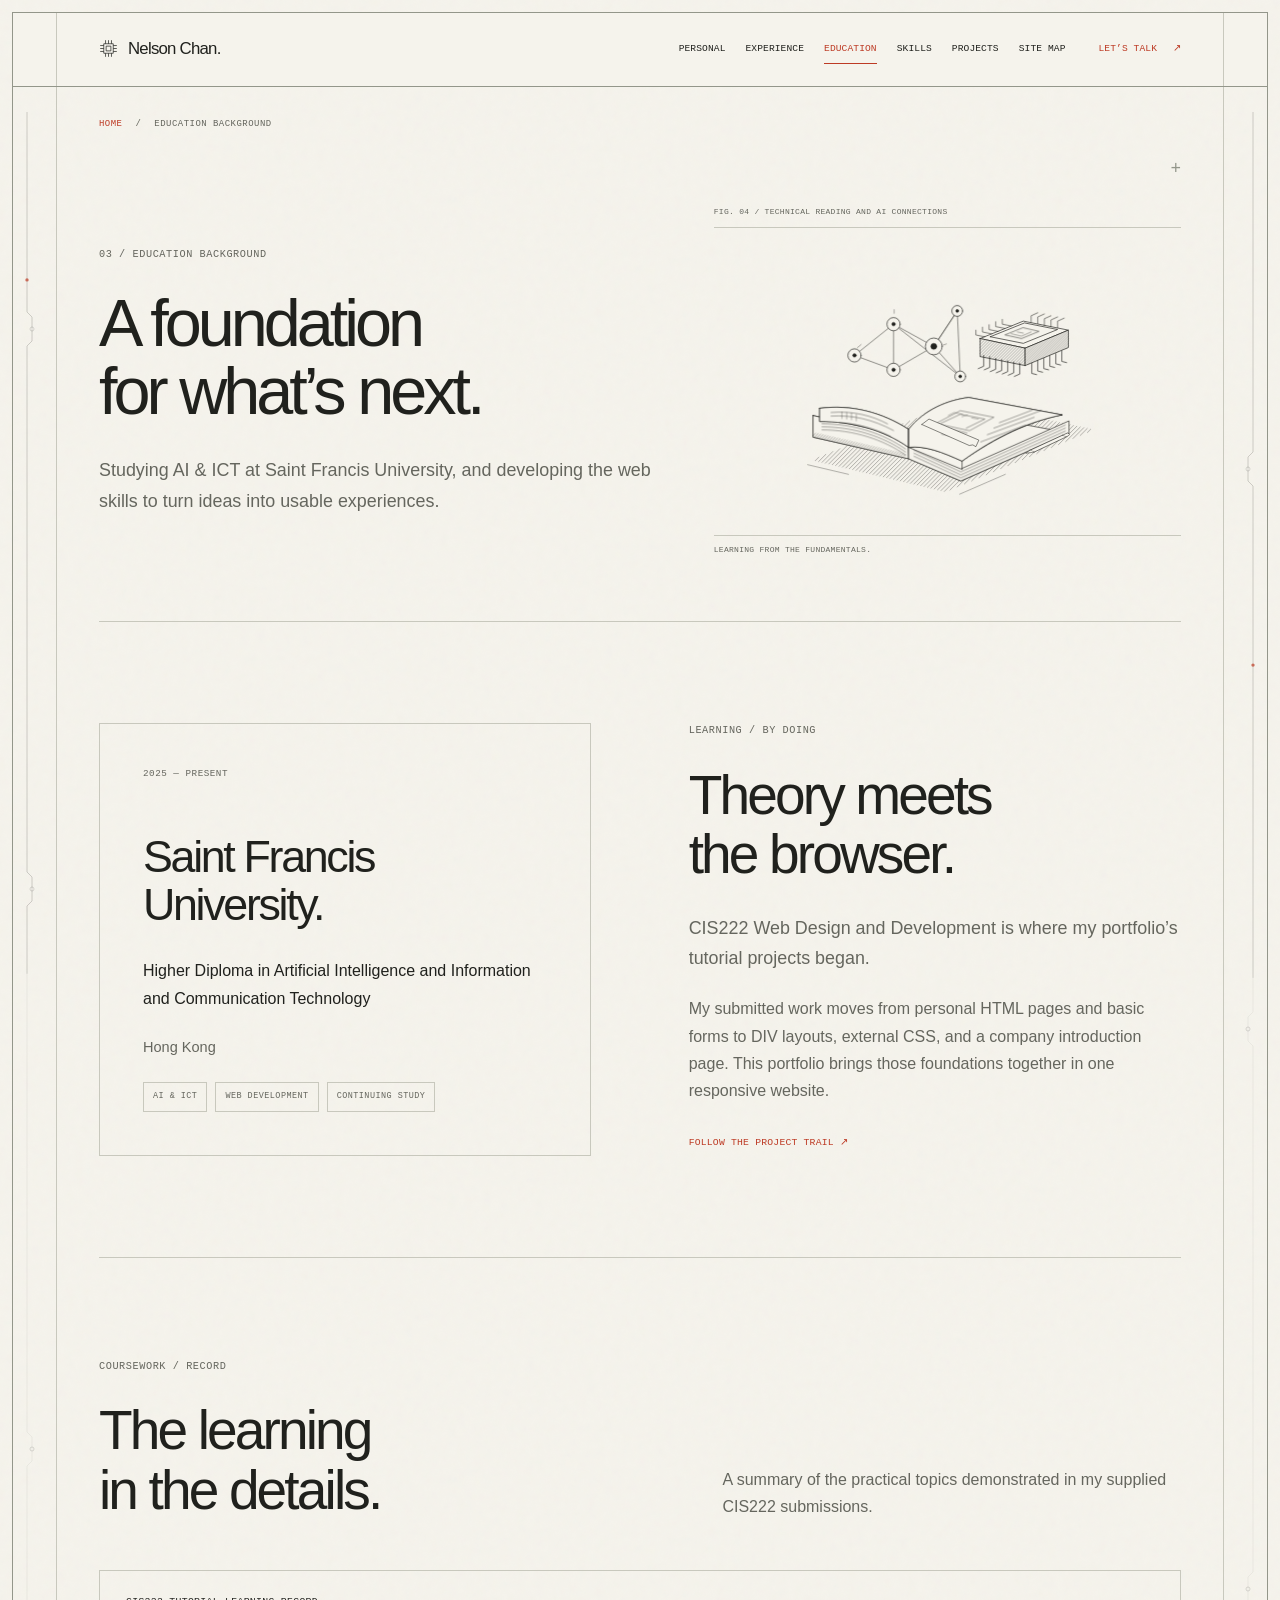
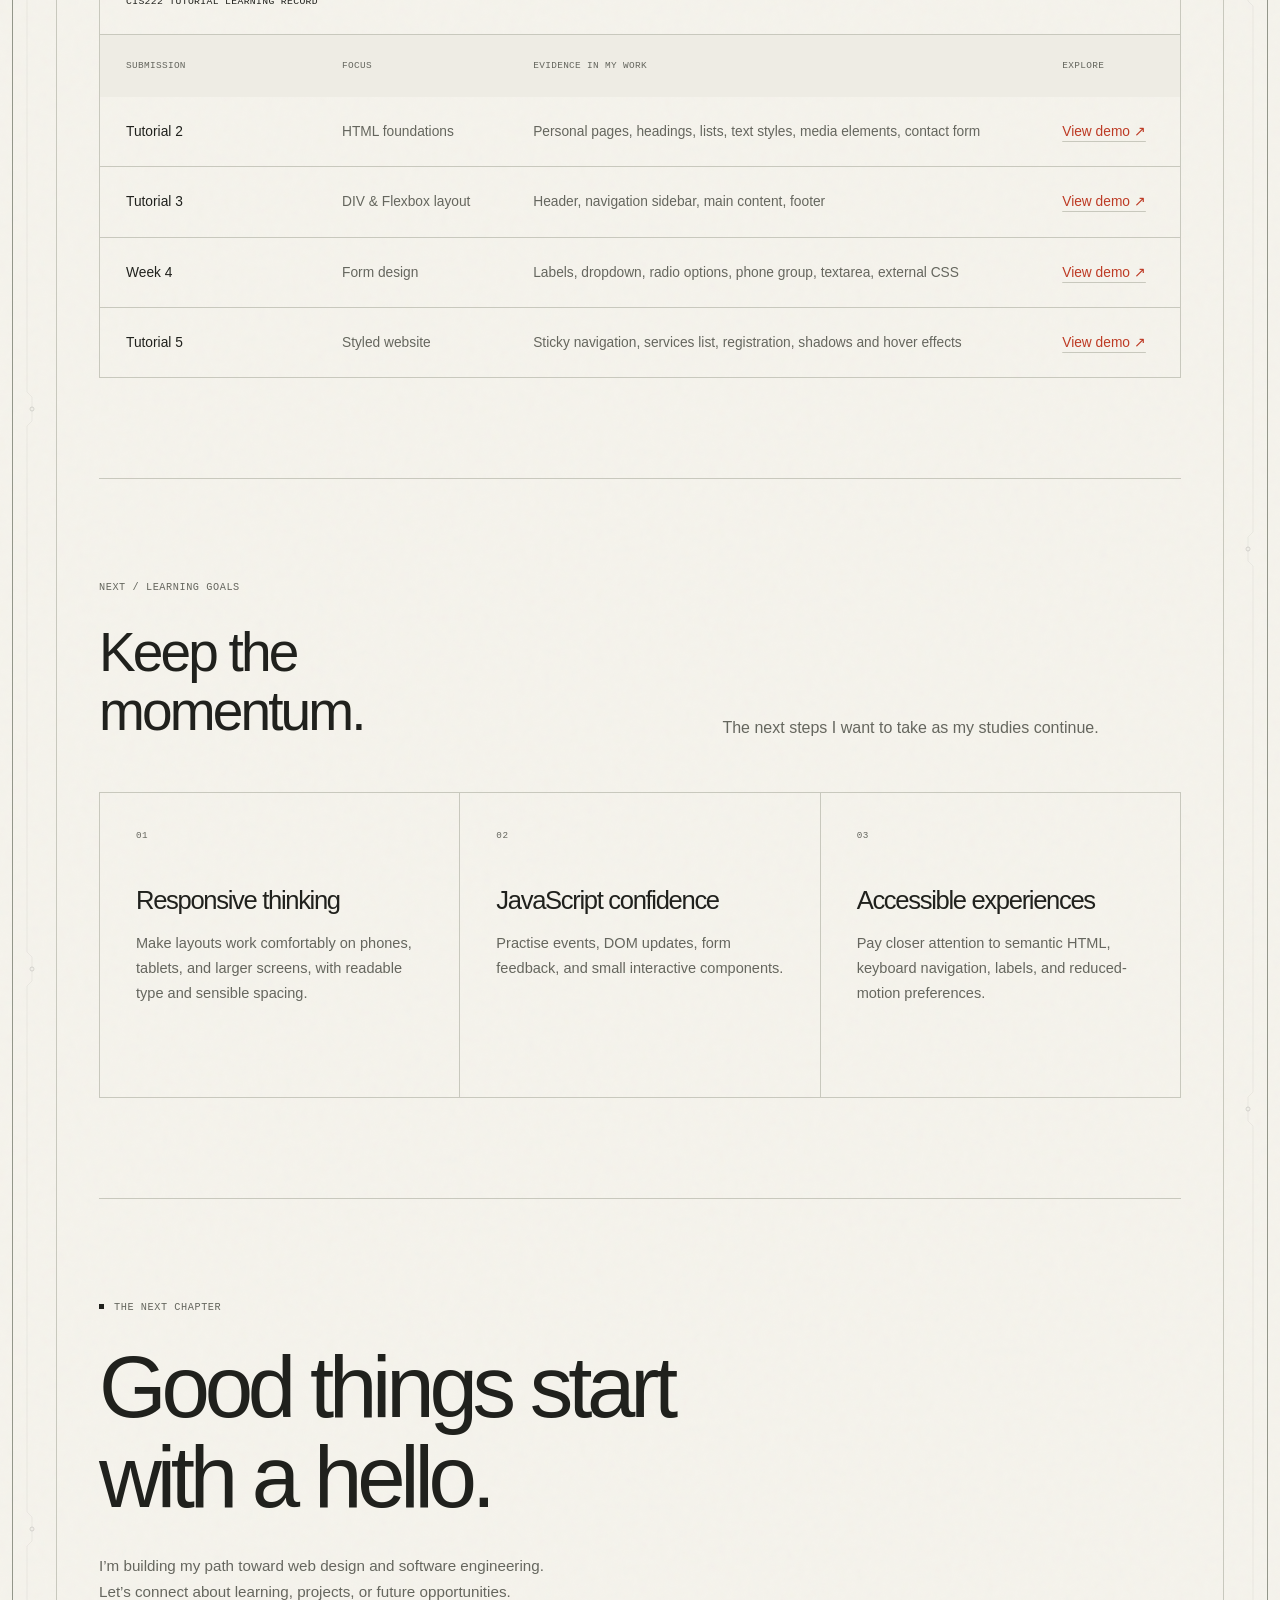
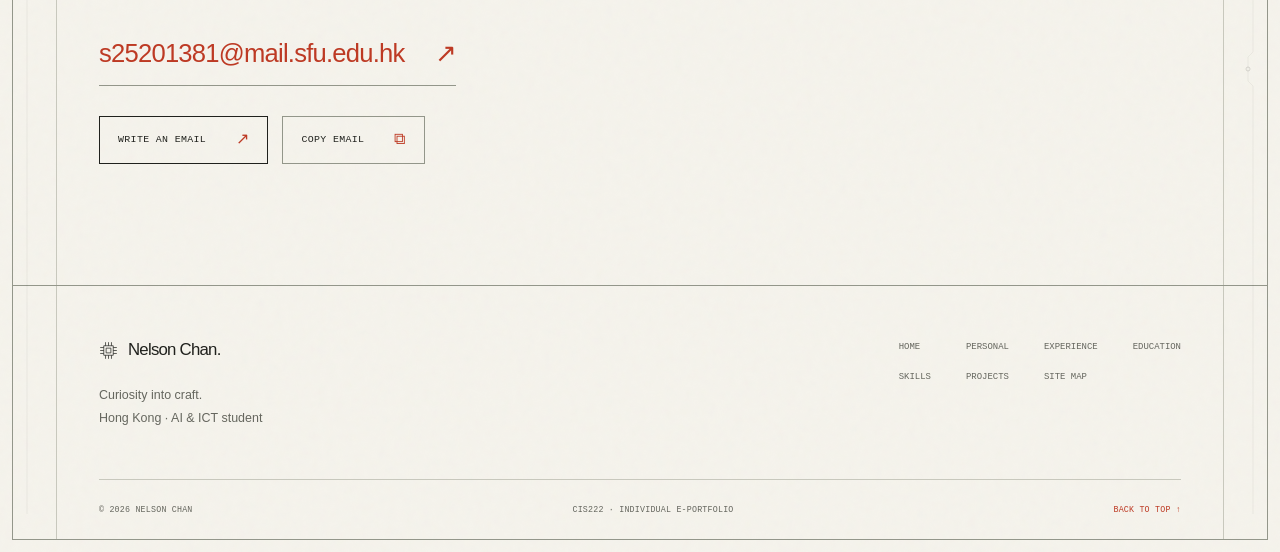
<file: education.html>
<!DOCTYPE html>
<html lang="en"><head><meta charset="UTF-8"><meta name="viewport" content="width=device-width, initial-scale=1"><meta name="theme-color" content="#f5f3ec"><meta name="description" content="Higher Diploma in AI and ICT at Saint Francis University, 2025–present. Explore Nelson Chan’s real CIS222 learning record."><title>Education background | Nelson Chan</title><link rel="icon" href="images/favicon.svg" type="image/svg+xml"><link rel="stylesheet" href="css/style.css"><link rel="stylesheet" href="css/it-motion.css"><script src="js/script.js" defer></script><script src="js/it-motion.js" defer></script></head><body id="top" data-page="education"><a class="skip-link" href="#main">Skip to content</a><div class="scroll-progress" aria-hidden="true"></div><div class="intro-screen" aria-hidden="true"><div class="intro-label">NELSON CHAN / PORTFOLIO</div><span class="intro-number">000</span><div class="intro-rule"></div><div class="intro-note">DRAWING THE NEXT CHAPTER</div></div>
<header class="site-header"><div class="container nav-shell"><a class="brand" href="index.html" aria-label="Nelson Chan home"><svg viewBox="0 0 32 32" fill="none" aria-hidden="true"><path d="M8 8h16v16H8zM12 12h8v8h-8zM11 2v6m5-6v6m5-6v6M11 24v6m5-6v6m5-6v6M2 11h6m-6 5h6m-6 5h6M24 11h6m-6 5h6m-6 5h6" stroke="currentColor" stroke-width="1.2"/></svg><span class="brand-name">Nelson Chan<span class="brand-period">.</span></span></a><button class="menu-toggle" type="button" data-menu-toggle aria-controls="primary-nav" aria-expanded="false" aria-label="Open navigation"><span></span><span></span><span class="sr-only">Menu</span></button><nav class="nav-links" id="primary-nav" aria-label="Main navigation"><a href="personal.html">Personal</a><a href="experience.html">Experience</a><a href="education.html" aria-current="page">Education</a><a href="skills.html">Skills</a><a href="projects.html">Projects</a><a href="sitemap.html">Site map</a><a class="nav-contact" href="#contact">Let’s talk <span aria-hidden="true">↗</span></a></nav></div></header><main id="main" tabindex="-1"><div class="container"><div class="breadcrumbs"><a href="index.html">Home</a><span aria-hidden="true">/</span><span>Education background</span></div><section class="page-hero page-hero-illustrated"><div class="page-hero-layout"><div class="page-hero-copy"><div class="eyebrow">03 / EDUCATION BACKGROUND</div><h1 class="page-title">A foundation<br><span class="accent-text">for what’s next.</span></h1><p class="page-intro lede">Studying AI & ICT at Saint Francis University, and developing the web skills to turn ideas into usable experiences.</p></div><figure class="page-illustration" aria-labelledby="study-caption"><div class="plate-label">FIG. 04 / Technical reading and AI connections</div><svg xmlns="http://www.w3.org/2000/svg" class="architectural-scene technical-scene" viewBox="0 0 640 480" fill="none" stroke="#20211d" stroke-linecap="round" stroke-linejoin="round" role="img" aria-labelledby="education-ai-title education-ai-desc">
<title id="education-ai-title">An open technical book, processor and learning network</title><desc id="education-ai-desc">Original monochrome engraving of an open technical book with page hatching, an integrated circuit and connected neural nodes, symbolising Nelson Chan’s AI and ICT studies at Saint Francis University.</desc>
<g data-ink=""><path d="M99.6558 372.344L105.635 366.365 M105.312 373.688L117.27 361.73 M110.967 375.033L128.905 357.095 M116.623 376.377L140.541 352.459 M122.279 377.721L152.176 347.824 M127.935 379.065L163.811 343.189 M133.591 380.409L175.446 338.554 M139.246 381.754L187.081 333.919 M144.902 383.098L198.716 329.284 M150.558 384.442L210.351 324.649 M156.214 385.786L221.986 320.014 M161.87 387.13L233.622 315.378 M167.525 388.475L245.257 310.743 M173.181 389.819L256.892 306.108 M178.837 391.163L268.527 301.473 M184.493 392.507L280.162 296.838 M190.149 393.851L291.797 292.203 M195.804 395.196L303.432 287.568 M201.46 396.54L315.068 282.932 M207.116 397.884L326.703 278.297 M212.772 399.228L338.338 273.662 M218.428 400.572L344.937 274.063 M224.083 401.917L350.697 275.303 M229.739 403.261L356.458 276.542 M235.395 404.605L362.218 277.782 M241.051 405.949L367.978 279.022 M246.707 407.293L373.738 280.262 M252.362 408.638L379.498 281.502 M258.018 409.982L385.258 282.742 M263.674 411.326L391.018 283.982 M269.33 412.67L396.779 285.221 M274.986 414.014L402.539 286.461 M280.641 415.359L408.299 287.701 M286.297 416.703L414.059 288.941 M291.953 418.047L419.819 290.181 M297.609 419.391L425.579 291.421 M303.264 420.736L431.339 292.661 M308.92 422.08L437.1 293.9 M314.576 423.424L442.86 295.14 M323.881 421.119L448.62 296.38 M335.923 416.077L454.38 297.62 M347.965 411.035L460.14 298.86 M360.007 405.993L465.9 300.1 M372.049 400.951L471.661 301.339 M384.091 395.909L477.421 302.579 M396.133 390.867L483.181 303.819 M408.175 385.825L488.941 305.059 M420.217 380.783L494.701 306.299 M432.259 375.741L500.461 307.539 M444.301 370.699L506.221 308.779 M456.343 365.657L511.982 310.018 M468.385 360.615L517.742 311.258 M480.427 355.573L523.502 312.498 M492.469 350.531L529.262 313.738 M504.51 345.49L535.022 314.978 M516.552 340.448L540.782 316.218 M528.594 335.406L546.542 317.458 M540.636 330.364L552.303 318.697 M552.678 325.322L558.063 319.937" fill="none" stroke-width="0.55"/><path d="M87 379L155 395 M340 428L416 395" fill="none" stroke-width="0.55"/></g><polygon points="374,169 449,185 521,155 446,140" fill="#f5f3ec" stroke-width="1.1" data-draw="" pathLength="1"/><polygon points="374,169 449,185 449,214 374,199" fill="#f5f3ec" stroke-width="1.1" data-draw="" pathLength="1"/><polygon points="449,185 521,155 521,184 449,214" fill="#f5f3ec" stroke-width="1.1" data-draw="" pathLength="1"/><polygon points="391,166 446,177 503,154 448,143" fill="#f5f3ec" stroke-width="1.1" data-draw="" pathLength="1"/><g data-ink=""><path d="M455.857 182.143L449 189 M462.714 179.286L449 193 M469.571 176.429L449 197 M476.429 173.571L449 201 M483.286 170.714L449 205 M490.143 167.857L449 209 M497 165L449 213 M503.857 162.143L454.143 211.857 M510.714 159.286L461 209 M517.571 156.429L467.857 206.143 M521 157L474.714 203.286 M521 161L481.571 200.429 M521 165L488.429 197.571 M521 169L495.286 194.714 M521 173L502.143 191.857 M521 177L509 189 M521 181L515.857 186.143" fill="none" stroke-width="0.55"/><path d="M378.121 169.879L374 174 M382.242 170.758L374 179 M386.363 171.637L374 184 M390.484 172.516L374 189 M394.604 173.396L374 194 M398.725 174.275L374 199 M402.846 175.154L378.167 199.833 M406.967 176.033L382.333 200.667 M411.088 176.912L386.5 201.5 M415.209 177.791L390.667 202.333 M419.33 178.67L394.833 203.167 M423.451 179.549L399 204 M427.571 180.429L403.167 204.833 M431.692 181.308L407.333 205.667 M435.813 182.187L411.5 206.5 M439.934 183.066L415.667 207.333 M444.055 183.945L419.833 208.167 M448.176 184.824L424 209 M449 189L428.167 209.833 M449 194L432.333 210.667 M449 199L436.5 211.5 M449 204L440.667 212.333 M449 209L444.833 213.167 M449 214L449 214" fill="none" stroke-width="0.55"/><path d="M416 163L443 169L472 157L446 151Z" fill="none" stroke-width="0.8"/><path d="M426 161L443 165L459 158M436 158L446 160" fill="none" stroke-width="0.6"/></g><path d="M380 197L380 215L371 219M390 199L390 217L381 221M400 202L400 220L391 224M410 204L410 222L401 226M420 206L420 224L411 228M430 208L430 226L421 230M440 210L440 228L431 232" fill="none" stroke-width="1.1" data-draw="" pathLength="1"/><path d="M460 210L460 227L468 229M470 206L470 223L478 225M480 202L480 219L488 221M490 198L490 215L498 217M500 194L500 211L508 213M510 190L510 207L518 209" fill="none" stroke-width="1.1" data-draw="" pathLength="1"/><path d="M382 166L367 163L367 155M393 161L378 158L378 150M404 157L389 154L389 146M415 152L400 149L400 141M426 148L411 145L411 137" fill="none" stroke-width="0.9" data-draw="" pathLength="1"/><path d="M459 142L459 131L470 126M470 144L470 133L481 128M481 147L481 136L492 131M492 149L492 138L503 133M503 151L503 140L514 135" fill="none" stroke-width="0.9" data-draw="" pathLength="1"/><path d="M165 197L230 145L297 182L336 123M165 197L230 221L297 182L341 232M230 145L230 221M297 182L336 123M336 123L341 232M230 145L341 232" fill="none" stroke-width="0.8" data-draw="" pathLength="1"/><circle cx="165" cy="197" r="11" fill="#f5f3ec" stroke-width="1.1" data-draw="" pathLength="1"/><circle cx="230" cy="145" r="11" fill="#f5f3ec" stroke-width="1.1" data-draw="" pathLength="1"/><circle cx="230" cy="221" r="11" fill="#f5f3ec" stroke-width="1.1" data-draw="" pathLength="1"/><circle cx="297" cy="182" r="14" fill="#f5f3ec" stroke-width="1.1" data-draw="" pathLength="1"/><circle cx="336" cy="123" r="9" fill="#f5f3ec" stroke-width="1.1" data-draw="" pathLength="1"/><circle cx="341" cy="232" r="9" fill="#f5f3ec" stroke-width="1.1" data-draw="" pathLength="1"/><g data-ink=""><circle cx="165" cy="197" r="3" fill="#20211d" stroke-width="0.6"/><circle cx="230" cy="145" r="3" fill="#20211d" stroke-width="0.6"/><circle cx="230" cy="221" r="3" fill="#20211d" stroke-width="0.6"/><circle cx="297" cy="182" r="5" fill="#20211d" stroke-width="0.6"/><circle cx="336" cy="123" r="2.5" fill="#20211d" stroke-width="0.6"/><circle cx="341" cy="232" r="2.5" fill="#20211d" stroke-width="0.6"/><path d="M170 184L176 179 M231 127L231 121 M312 180L318 178" fill="none" stroke-width="0.6"/></g><polygon points="96,297 254,333 345,293 522,326 342,406 255,369 96,333" fill="#f5f3ec" stroke-width="1.1" data-draw="" pathLength="1"/><polygon points="96,297 254,333 255,369 96,333" fill="#f5f3ec" stroke-width="1.1" data-draw="" pathLength="1"/><polygon points="255,369 342,406 522,326 522,306 342,386 255,350" fill="#f5f3ec" stroke-width="1.1" data-draw="" pathLength="1"/><path d="M107 285C161 278 211 292 255 320C282 286 322 271 355 267L511 296C456 307 402 332 344 373C311 358 283 347 255 350C210 319 162 306 107 307Z" fill="#f5f3ec" stroke-width="1.3" data-draw="" pathLength="1"/><path d="M107 285L107 307C161 307 214 321 255 350L255 320C211 292 161 278 107 285Z" fill="#f5f3ec" stroke-width="1.1" data-draw="" pathLength="1"/><path d="M255 320C282 286 322 271 355 267L511 296C454 307 399 333 344 373C311 358 283 347 255 350Z" fill="#f5f3ec" stroke-width="1.1" data-draw="" pathLength="1"/><path d="M255 320L255 350M344 373L344 387" fill="none" stroke-width="1.1" data-draw="" pathLength="1"/><g data-ink=""><path d="M111 311C164 311 213 327 250 353M111 316C164 316 213 332 250 358M111 321C164 321 213 337 250 363M264 355L342 391L516 313M264 360L342 396L516 318M264 365L342 401L516 323" fill="none" stroke-width="0.6"/><path d="M100.444 326.556L96 331 M104.811 327.189L98.4706 333.529 M108.867 328.133L102.588 334.412 M112.922 329.078L106.706 335.294 M116.978 330.022L110.824 336.176 M121.033 330.967L114.941 337.059 M125.089 331.911L119.059 337.941 M129.144 332.856L123.176 338.824 M133.2 333.8L127.294 339.706 M137.256 334.744L131.412 340.588 M141.311 335.689L135.529 341.471 M145.367 336.633L139.647 342.353 M149.422 337.578L143.765 343.235 M153.478 338.522L147.882 344.118 M157.533 339.467L152 345 M161.589 340.411L156.118 345.882 M165.644 341.356L160.235 346.765 M169.7 342.3L164.353 347.647 M173.756 343.244L168.471 348.529 M177.811 344.189L172.588 349.412 M181.867 345.133L176.706 350.294 M185.922 346.078L180.824 351.176 M189.978 347.022L184.941 352.059 M194.033 347.967L189.059 352.941 M198.089 348.911L193.176 353.824 M202.144 349.856L197.294 354.706 M206.2 350.8L201.412 355.588 M210.256 351.744L205.529 356.471 M214.311 352.689L209.647 357.353 M218.367 353.633L213.765 358.235 M222.422 354.578L217.882 359.118 M226.478 355.522L222 360 M230.533 356.467L226.118 360.882 M234.589 357.411L230.235 361.765 M238.644 358.356L234.353 362.647 M242.7 359.3L238.471 363.529 M246.756 360.244L242.588 364.412 M250 362L246.706 365.294" fill="none" stroke-width="0.55"/></g><g data-ink=""><path d="M126 292C162 289 194 297 220 311M126 298C162 296 194 303 230 322M140 309C167 310 198 318 225 332M301 310L341 289L397 300L357 322ZM309 310L341 295L382 303L351 318M310 328L337 334M317 324L344 330M325 320L352 326M406 309L461 288M397 318L475 289M386 329L464 300M375 341L450 313" fill="none" stroke-width="0.65"/><path d="M144 291L144 302M152 292L152 303M160 293L160 304M168 295L168 306" fill="none" stroke-width="0.5"/><path d="M321 297L331 292L345 295M344 299L353 296M360 301L371 303" fill="none" stroke-width="0.5"/></g><path d="M277 312L289 303L372 338L367 349L362 346L356 347Z" fill="#f5f3ec" stroke-width="0.9" data-draw="" pathLength="1"/><path d="M457 355L511 330L519 332L464 358Z" fill="#f5f3ec" stroke-width="1" data-draw="" pathLength="1"/><path d="M511 330L520 326L523 329L519 332M457 355L450 360L464 358" fill="#f5f3ec" stroke-width="0.8" data-draw="" pathLength="1"/>
</svg><figcaption id="study-caption">Learning from the fundamentals.</figcaption></figure></div></section><section class="section two-col"><div class="card education-card reveal"><span class="card-index">2025 — PRESENT</span><h2 class="section-title">Saint Francis<br>University.</h2><p class="lede">Higher Diploma in Artificial Intelligence and Information and Communication Technology</p><p>Hong Kong</p><div class="tag-list"><span>AI &amp; ICT</span><span>Web development</span><span>Continuing study</span></div></div><div class="reveal"><p class="eyebrow">LEARNING / BY DOING</p><h2 class="section-title">Theory meets<br><span class="accent-text">the browser.</span></h2><p class="lede">CIS222 Web Design and Development is where my portfolio’s tutorial projects began.</p><p>My submitted work moves from personal HTML pages and basic forms to DIV layouts, external CSS, and a company introduction page. This portfolio brings those foundations together in one responsive website.</p><a class="text-link" href="projects.html">Follow the project trail ↗</a></div></section>
<section class="section" id="learning-record"><div class="section-head reveal"><div><p class="eyebrow">COURSEWORK / RECORD</p><h2 class="section-title">The learning<br><span class="accent-text">in the details.</span></h2></div><p>A summary of the practical topics demonstrated in my supplied CIS222 submissions.</p></div><div class="table-wrap reveal" role="region" aria-label="Coursework learning record" tabindex="0"><table class="data-table"><caption>CIS222 tutorial learning record</caption><thead><tr><th scope="col">Submission</th><th scope="col">Focus</th><th scope="col">Evidence in my work</th><th scope="col">Explore</th></tr></thead><tbody><tr><th scope="row">Tutorial 2</th><td>HTML foundations</td><td>Personal pages, headings, lists, text styles, media elements, contact form</td><td><a href="work/tutorial-2.html">View demo ↗</a></td></tr><tr><th scope="row">Tutorial 3</th><td>DIV &amp; Flexbox layout</td><td>Header, navigation sidebar, main content, footer</td><td><a href="work/tutorial-3.html">View demo ↗</a></td></tr><tr><th scope="row">Week 4</th><td>Form design</td><td>Labels, dropdown, radio options, phone group, textarea, external CSS</td><td><a href="work/week-4.html">View demo ↗</a></td></tr><tr><th scope="row">Tutorial 5</th><td>Styled website</td><td>Sticky navigation, services list, registration, shadows and hover effects</td><td><a href="work/tutorial-5.html">View demo ↗</a></td></tr></tbody></table></div></section>
<section class="section"><div class="section-head reveal"><div><p class="eyebrow">NEXT / LEARNING GOALS</p><h2 class="section-title">Keep the<br><span class="accent-text">momentum.</span></h2></div><p>The next steps I want to take as my studies continue.</p></div><div class="three-col"><article class="card feature-card reveal"><span class="card-index">01</span><h3>Responsive thinking</h3><p>Make layouts work comfortably on phones, tablets, and larger screens, with readable type and sensible spacing.</p></article><article class="card feature-card reveal"><span class="card-index">02</span><h3>JavaScript confidence</h3><p>Practise events, DOM updates, form feedback, and small interactive components.</p></article><article class="card feature-card reveal"><span class="card-index">03</span><h3>Accessible experiences</h3><p>Pay closer attention to semantic HTML, keyboard navigation, labels, and reduced-motion preferences.</p></article></div></section><section class="contact-panel reveal" id="contact" aria-labelledby="contact-heading"><div class="eyebrow"><span class="status-dot"></span> THE NEXT CHAPTER</div><h2 class="contact-title" id="contact-heading">Good things start<br>with a <span class="accent-text">hello.</span></h2><p>I’m building my path toward web design and software engineering.<br>Let’s connect about learning, projects, or future opportunities.</p><a class="email-link" href="mailto:s25201381@mail.sfu.edu.hk">s25201381@mail.sfu.edu.hk <span aria-hidden="true">↗</span></a><div class="button-row"><a class="button button-primary" href="mailto:s25201381@mail.sfu.edu.hk">Write an email <span aria-hidden="true">↗</span></a><button class="button button-ghost" type="button" data-copy-email="s25201381@mail.sfu.edu.hk">Copy email <span aria-hidden="true">⧉</span></button></div><p class="copy-status micro-copy" role="status" aria-live="polite"></p></section></div></main><footer class="site-footer"><div class="container"><div class="footer-top"><div><a class="brand" href="index.html"><svg viewBox="0 0 32 32" fill="none" aria-hidden="true"><path d="M8 8h16v16H8zM12 12h8v8h-8zM11 2v6m5-6v6m5-6v6M11 24v6m5-6v6m5-6v6M2 11h6m-6 5h6m-6 5h6M24 11h6m-6 5h6m-6 5h6" stroke="currentColor" stroke-width="1.2"/></svg><span>Nelson Chan.</span></a><p>Curiosity into craft.<br>Hong Kong · AI &amp; ICT student</p></div><nav class="footer-nav" aria-label="Footer navigation"><a href="index.html">Home</a><a href="personal.html">Personal</a><a href="experience.html">Experience</a><a href="education.html">Education</a><a href="skills.html">Skills</a><a href="projects.html">Projects</a><a href="sitemap.html">Site map</a></nav></div><div class="footer-bottom"><p>© <span data-year>2026</span> Nelson Chan</p><p>CIS222 · Individual e-portfolio</p><a href="#top">Back to top ↑</a></div></div></footer><button class="back-to-top" type="button" data-back-to-top aria-label="Back to top" hidden>↑</button></body></html>
</file>
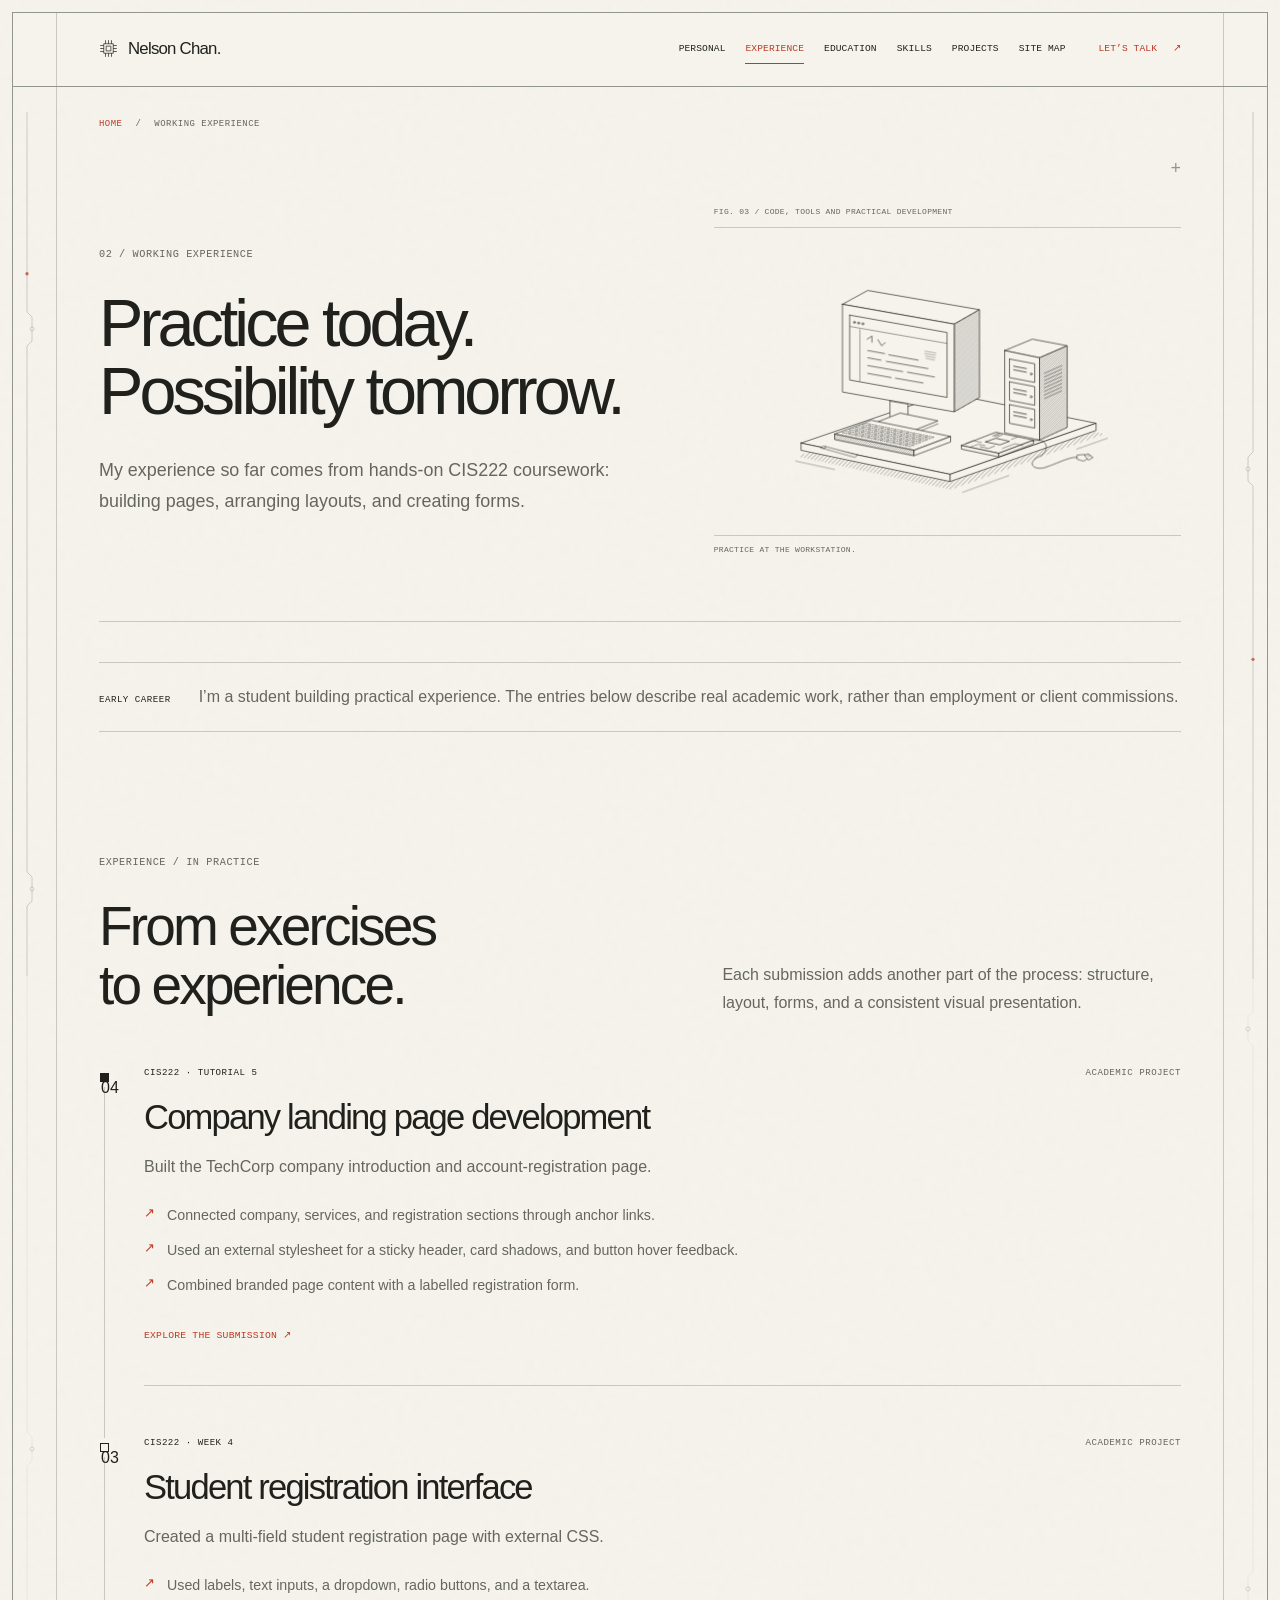
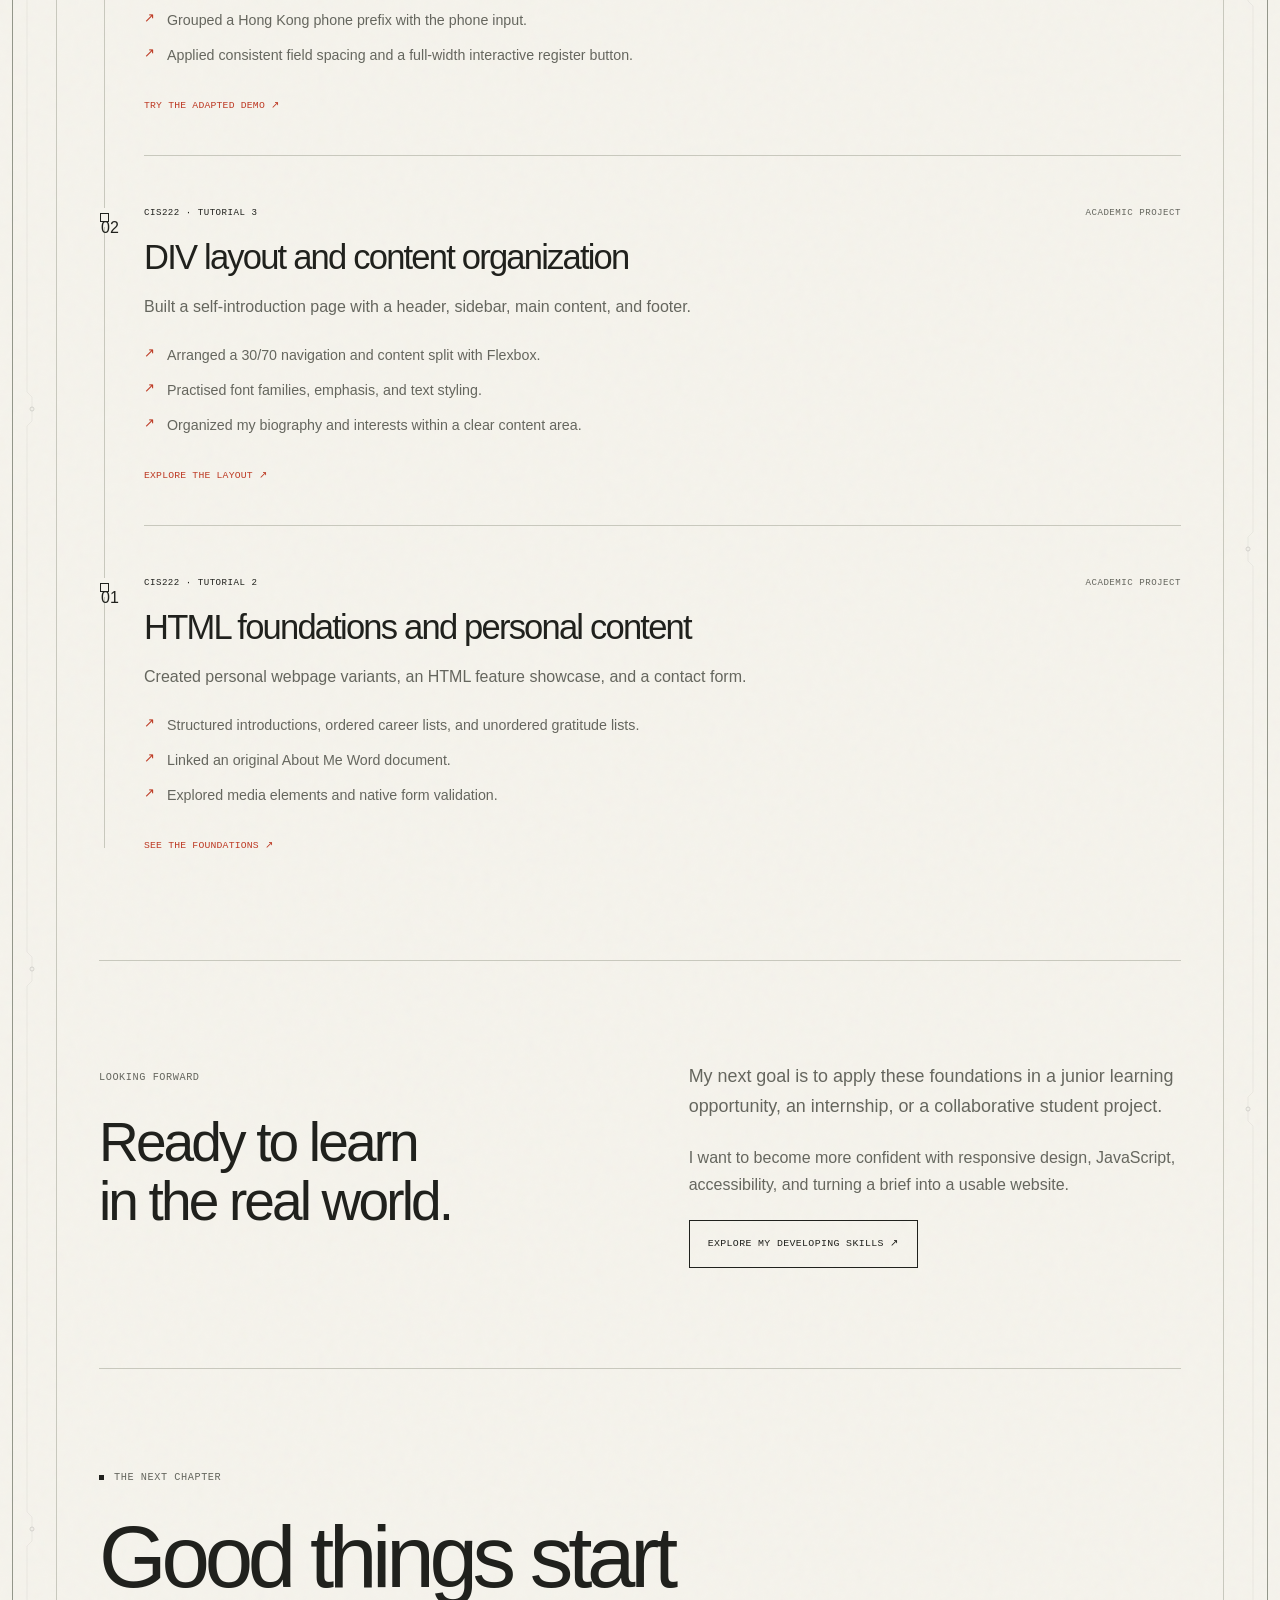
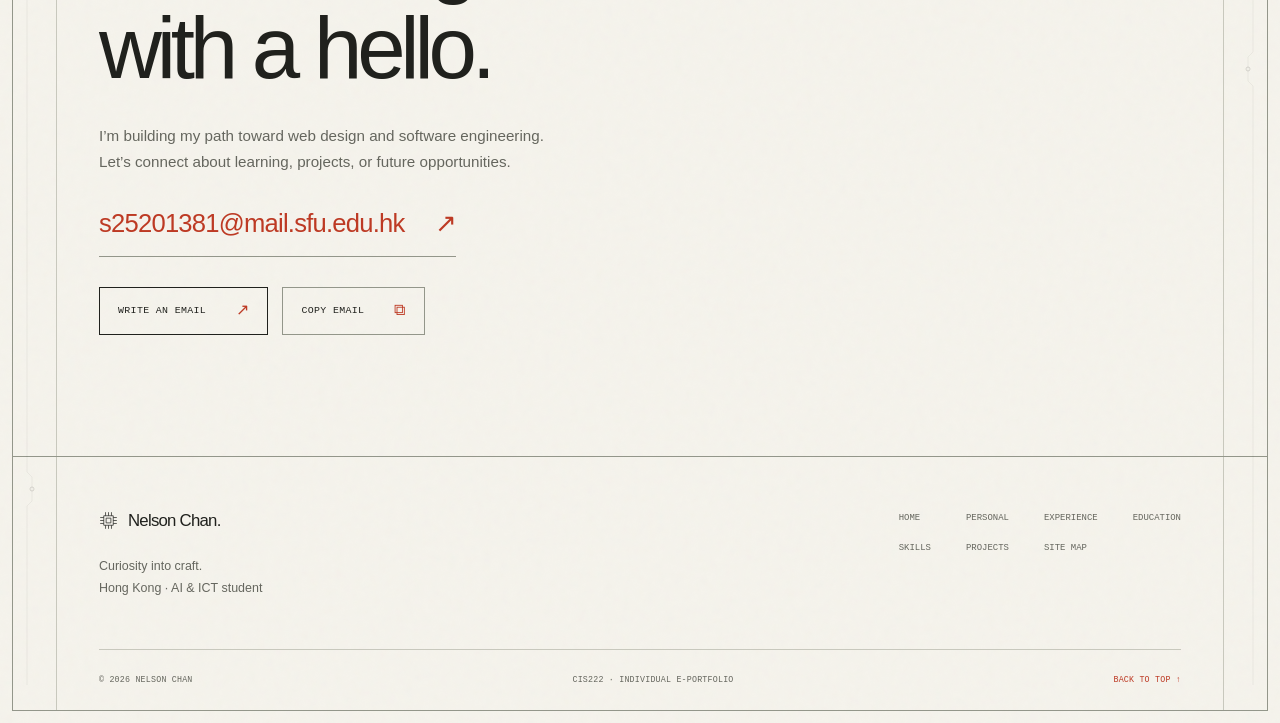
<file: experience.html>
<!DOCTYPE html>
<html lang="en"><head><meta charset="UTF-8"><meta name="viewport" content="width=device-width, initial-scale=1"><meta name="theme-color" content="#f5f3ec"><meta name="description" content="Nelson Chan’s practical experience through real CIS222 academic projects in HTML, CSS, DIV layouts, and forms."><title>Working experience | Nelson Chan</title><link rel="icon" href="images/favicon.svg" type="image/svg+xml"><link rel="stylesheet" href="css/style.css"><link rel="stylesheet" href="css/it-motion.css"><script src="js/script.js" defer></script><script src="js/it-motion.js" defer></script></head><body id="top" data-page="experience"><a class="skip-link" href="#main">Skip to content</a><div class="scroll-progress" aria-hidden="true"></div><div class="intro-screen" aria-hidden="true"><div class="intro-label">NELSON CHAN / PORTFOLIO</div><span class="intro-number">000</span><div class="intro-rule"></div><div class="intro-note">DRAWING THE NEXT CHAPTER</div></div>
<header class="site-header"><div class="container nav-shell"><a class="brand" href="index.html" aria-label="Nelson Chan home"><svg viewBox="0 0 32 32" fill="none" aria-hidden="true"><path d="M8 8h16v16H8zM12 12h8v8h-8zM11 2v6m5-6v6m5-6v6M11 24v6m5-6v6m5-6v6M2 11h6m-6 5h6m-6 5h6M24 11h6m-6 5h6m-6 5h6" stroke="currentColor" stroke-width="1.2"/></svg><span class="brand-name">Nelson Chan<span class="brand-period">.</span></span></a><button class="menu-toggle" type="button" data-menu-toggle aria-controls="primary-nav" aria-expanded="false" aria-label="Open navigation"><span></span><span></span><span class="sr-only">Menu</span></button><nav class="nav-links" id="primary-nav" aria-label="Main navigation"><a href="personal.html">Personal</a><a href="experience.html" aria-current="page">Experience</a><a href="education.html">Education</a><a href="skills.html">Skills</a><a href="projects.html">Projects</a><a href="sitemap.html">Site map</a><a class="nav-contact" href="#contact">Let’s talk <span aria-hidden="true">↗</span></a></nav></div></header><main id="main" tabindex="-1"><div class="container"><div class="breadcrumbs"><a href="index.html">Home</a><span aria-hidden="true">/</span><span>Working experience</span></div><section class="page-hero page-hero-illustrated"><div class="page-hero-layout"><div class="page-hero-copy"><div class="eyebrow">02 / WORKING EXPERIENCE</div><h1 class="page-title">Practice today.<br><span class="accent-text">Possibility tomorrow.</span></h1><p class="page-intro lede">My experience so far comes from hands-on CIS222 coursework: building pages, arranging layouts, and creating forms.</p></div><figure class="page-illustration" aria-labelledby="study-caption"><div class="plate-label">FIG. 03 / Code, tools and practical development</div><svg xmlns="http://www.w3.org/2000/svg" class="architectural-scene technical-scene" viewBox="0 0 640 480" fill="none" stroke="#20211d" stroke-linecap="round" stroke-linejoin="round" role="img" aria-labelledby="experience-ai-title experience-ai-desc">
<title id="experience-ai-title">A workstation for web development practice</title><desc id="experience-ai-desc">Original technical engraving of a code editor on a desktop monitor, a keyboard, compact server and connected circuit board, representing academic web development practice.</desc>
<g data-ink=""><path d="M75.7621 366.238L80.7561 361.244 M81.5241 367.476L91.5122 357.488 M87.2862 368.714L102.268 353.732 M93.0482 369.952L113.024 349.976 M98.8103 371.19L123.78 346.22 M104.572 372.428L134.537 342.463 M110.334 373.666L145.293 338.707 M116.096 374.904L156.049 334.951 M121.859 376.141L166.805 331.195 M127.621 377.379L177.561 327.439 M133.383 378.617L188.317 323.683 M139.145 379.855L199.073 319.927 M144.907 381.093L209.829 316.171 M150.669 382.331L220.585 312.415 M156.431 383.569L231.341 308.659 M162.193 384.807L242.098 304.902 M167.955 386.045L252.854 301.146 M173.717 387.283L263.61 297.39 M179.479 388.521L274.366 293.634 M185.241 389.759L285.122 289.878 M191.003 390.997L295.878 286.122 M196.765 392.235L306.634 282.366 M202.527 393.473L317.39 278.61 M208.289 394.711L325.34 277.66 M214.051 395.949L331.184 278.816 M219.814 397.186L337.029 279.971 M225.576 398.424L342.874 281.126 M231.338 399.662L348.718 282.282 M237.1 400.9L354.563 283.437 M242.862 402.138L360.408 284.592 M248.624 403.376L366.252 285.748 M254.386 404.614L372.097 286.903 M260.148 405.852L377.942 288.058 M265.91 407.09L383.786 289.214 M271.672 408.328L389.631 290.369 M277.434 409.566L395.476 291.524 M283.196 410.804L401.32 292.68 M288.958 412.042L407.165 293.835 M294.72 413.28L413.01 294.99 M300.482 414.518L418.854 296.146 M306.244 415.756L424.699 297.301 M312.006 416.994L430.544 298.456 M317.768 418.232L436.388 299.612 M323.531 419.469L442.233 300.767 M332.272 417.728L448.078 301.922 M343.247 413.753L453.922 303.078 M354.222 409.778L459.767 304.233 M365.198 405.802L465.612 305.388 M376.173 401.827L471.456 306.544 M387.148 397.852L477.301 307.699 M398.123 393.877L483.146 308.854 M409.099 389.901L488.99 310.01 M420.074 385.926L494.835 311.165 M431.049 381.951L500.68 312.32 M442.025 377.975L506.524 313.476 M453 374L512.369 314.631 M463.975 370.025L518.214 315.786 M474.951 366.049L524.058 316.942 M485.926 362.074L529.903 318.097 M496.901 358.099L535.748 319.252 M507.877 354.123L541.592 320.408 M518.852 350.148L547.437 321.563 M529.827 346.173L553.282 322.718 M540.802 342.198L559.126 323.874 M551.778 338.222L564.971 325.029 M562.753 334.247L570.816 326.184 M573.728 330.272L576.66 327.34" fill="none" stroke-width="0.55"/><path d="M67 373L132 387 M345 425L422 397 M535 353L586 335" fill="none" stroke-width="0.55"/></g><polygon points="76,343 324,395 567,310 319,260" fill="#f5f3ec" stroke-width="1.1" data-draw="" pathLength="1"/><polygon points="76,343 324,395 324,407 76,355" fill="#f5f3ec" stroke-width="1.1" data-draw="" pathLength="1"/><polygon points="324,395 567,310 567,322 324,407" fill="#f5f3ec" stroke-width="1.1" data-draw="" pathLength="1"/><polygon points="145,112 331,145 373,121 187,89" fill="#f5f3ec" stroke-width="1.1" data-draw="" pathLength="1"/><polygon points="331,145 373,121 373,267 331,291" fill="#f5f3ec" stroke-width="1.1" data-draw="" pathLength="1"/><polygon points="145,112 331,145 331,291 145,258" fill="#f5f3ec" stroke-width="1.1" data-draw="" pathLength="1"/><polygon points="157,130 319,159 319,267 157,238" fill="#f5f3ec" stroke-width="1.1" data-draw="" pathLength="1"/><path d="M158 149L318 177M174 154L174 240" fill="none" stroke-width="0.7" data-draw="" pathLength="1"/><circle cx="165" cy="142" r="1.6" fill="#f5f3ec" stroke-width="1.1" data-draw="" pathLength="1"/><circle cx="172" cy="143.3" r="1.6" fill="#f5f3ec" stroke-width="1.1" data-draw="" pathLength="1"/><circle cx="179" cy="144.5" r="1.6" fill="#f5f3ec" stroke-width="1.1" data-draw="" pathLength="1"/><g data-ink=""><path d="M340.333 139.667L331 149 M349.667 134.333L331 153 M359 129L331 157 M368.333 123.667L331 161 M373 123L331 165 M373 127L331 169 M373 131L331 173 M373 135L331 177 M373 139L331 181 M373 143L331 185 M373 147L331 189 M373 151L331 193 M373 155L331 197 M373 159L331 201 M373 163L331 205 M373 167L331 209 M373 171L331 213 M373 175L331 217 M373 179L331 221 M373 183L331 225 M373 187L331 229 M373 191L331 233 M373 195L331 237 M373 199L331 241 M373 203L331 245 M373 207L331 249 M373 211L331 253 M373 215L331 257 M373 219L331 261 M373 223L331 265 M373 227L331 269 M373 231L331 273 M373 235L331 277 M373 239L331 281 M373 243L331 285 M373 247L331 289 M373 251L335.667 288.333 M373 255L345 283 M373 259L354.333 277.667 M373 263L363.667 272.333 M373 267L373 267" fill="none" stroke-width="0.55"/><path d="M186 170L194 165L194 175M204 171L210 181L216 176M187 189L215 194M222 196L271 205M187 201L209 205M218 207L287 219M187 214L245 224M253 225L298 233M187 227L226 234M233 235L279 243" fill="none" stroke-width="1"/><path d="M282 190L300 193 M282 194L300 197 M283 198L299 201 M284 202L298 205" fill="none" stroke-width="0.5"/></g><polygon points="224,273 254,278 254,310 224,304" fill="#f5f3ec" stroke-width="1.1" data-draw="" pathLength="1"/><polygon points="195,311 259,324 304,306 241,293" fill="#f5f3ec" stroke-width="1.1" data-draw="" pathLength="1"/><path d="M195 316L259 329L304 311" fill="none" stroke-width="0.85" data-draw="" pathLength="1"/><polygon points="415,189 473,201 519,181 461,170" fill="#f5f3ec" stroke-width="1.1" data-draw="" pathLength="1"/><polygon points="473,201 519,181 519,317 473,338" fill="#f5f3ec" stroke-width="1.1" data-draw="" pathLength="1"/><polygon points="415,189 473,201 473,338 415,326" fill="#f5f3ec" stroke-width="1.1" data-draw="" pathLength="1"/><polygon points="423,203 465,211 465,242 423,234" fill="#f5f3ec" stroke-width="1.1" data-draw="" pathLength="1"/><polygon points="423,241 465,249 465,280 423,272" fill="#f5f3ec" stroke-width="1.1" data-draw="" pathLength="1"/><polygon points="423,279 465,287 465,318 423,310" fill="#f5f3ec" stroke-width="1.1" data-draw="" pathLength="1"/><g data-ink=""><path d="M480.077 197.923L473 205 M487.154 194.846L473 209 M494.231 191.769L473 213 M501.308 188.692L473 217 M508.385 185.615L473 221 M515.462 182.538L473 225 M519 183L473 229 M519 187L473 233 M519 191L473 237 M519 195L473 241 M519 199L473 245 M519 203L473 249 M519 207L473 253 M519 211L473 257 M519 215L473 261 M519 219L473 265 M519 223L473 269 M519 227L473 273 M519 231L473 277 M519 235L473 281 M519 239L473 285 M519 243L473 289 M519 247L473 293 M519 251L473 297 M519 255L473 301 M519 259L473 305 M519 263L473 309 M519 267L473 313 M519 271L473 317 M519 275L473 321 M519 279L473 325 M519 283L473 329 M519 287L473 333 M519 291L473 337 M519 295L478.52 335.48 M519 299L485.88 332.12 M519 303L493.24 328.76 M519 307L500.6 325.4 M519 311L507.96 322.04 M519 315L515.32 318.68" fill="none" stroke-width="0.55"/><path d="M430 215L451 219M430 221L451 225M430 253L451 257M430 259L451 263M430 291L451 295M430 297L451 301" fill="none" stroke-width="1.2"/><circle cx="459" cy="228" r="1.8" fill="#f5f3ec" stroke-width="0.8"/><circle cx="459" cy="266" r="1.8" fill="#f5f3ec" stroke-width="0.8"/><circle cx="459" cy="304" r="1.8" fill="#f5f3ec" stroke-width="0.8"/><path d="M481 227L510 214 M481 233L510 220 M481 239L510 226 M481 245L510 232 M481 251L510 238 M481 257L510 244 M481 263L510 250 M481 269L510 256" fill="none" stroke-width="0.75"/></g><polygon points="132,328 264,355 325,332 193,305" fill="#f5f3ec" stroke-width="1.1" data-draw="" pathLength="1"/><polygon points="132,328 264,355 264,364 132,337" fill="#f5f3ec" stroke-width="1.1" data-draw="" pathLength="1"/><polygon points="264,355 325,332 325,341 264,364" fill="#f5f3ec" stroke-width="1.1" data-draw="" pathLength="1"/><g data-ink=""><path d="M145 326L152 327.4 M145 326L152 323.5 M152 323.5L159 324.9 M152 327.4L159 324.9 M155.5 328.15L162.5 329.55 M155.5 328.15L162.5 325.65 M162.5 325.65L169.5 327.05 M162.5 329.55L169.5 327.05 M166 330.3L173 331.7 M166 330.3L173 327.8 M173 327.8L180 329.2 M173 331.7L180 329.2 M176.5 332.45L183.5 333.85 M176.5 332.45L183.5 329.95 M183.5 329.95L190.5 331.35 M183.5 333.85L190.5 331.35 M187 334.6L194 336 M187 334.6L194 332.1 M194 332.1L201 333.5 M194 336L201 333.5 M197.5 336.75L204.5 338.15 M197.5 336.75L204.5 334.25 M204.5 334.25L211.5 335.65 M204.5 338.15L211.5 335.65 M208 338.9L215 340.3 M208 338.9L215 336.4 M215 336.4L222 337.8 M215 340.3L222 337.8 M218.5 341.05L225.5 342.45 M218.5 341.05L225.5 338.55 M225.5 338.55L232.5 339.95 M225.5 342.45L232.5 339.95 M229 343.2L236 344.6 M229 343.2L236 340.7 M236 340.7L243 342.1 M236 344.6L243 342.1 M239.5 345.35L246.5 346.75 M239.5 345.35L246.5 342.85 M246.5 342.85L253.5 344.25 M246.5 346.75L253.5 344.25 M250 347.5L257 348.9 M250 347.5L257 345 M257 345L264 346.4 M257 348.9L264 346.4 M156 321.6L163 323 M156 321.6L163 319.1 M163 319.1L170 320.5 M163 323L170 320.5 M166.5 323.75L173.5 325.15 M166.5 323.75L173.5 321.25 M173.5 321.25L180.5 322.65 M173.5 325.15L180.5 322.65 M177 325.9L184 327.3 M177 325.9L184 323.4 M184 323.4L191 324.8 M184 327.3L191 324.8 M187.5 328.05L194.5 329.45 M187.5 328.05L194.5 325.55 M194.5 325.55L201.5 326.95 M194.5 329.45L201.5 326.95 M198 330.2L205 331.6 M198 330.2L205 327.7 M205 327.7L212 329.1 M205 331.6L212 329.1 M208.5 332.35L215.5 333.75 M208.5 332.35L215.5 329.85 M215.5 329.85L222.5 331.25 M215.5 333.75L222.5 331.25 M219 334.5L226 335.9 M219 334.5L226 332 M226 332L233 333.4 M226 335.9L233 333.4 M229.5 336.65L236.5 338.05 M229.5 336.65L236.5 334.15 M236.5 334.15L243.5 335.55 M236.5 338.05L243.5 335.55 M240 338.8L247 340.2 M240 338.8L247 336.3 M247 336.3L254 337.7 M247 340.2L254 337.7 M250.5 340.95L257.5 342.35 M250.5 340.95L257.5 338.45 M257.5 338.45L264.5 339.85 M257.5 342.35L264.5 339.85 M261 343.1L268 344.5 M261 343.1L268 340.6 M268 340.6L275 342 M268 344.5L275 342 M167 317.2L174 318.6 M167 317.2L174 314.7 M174 314.7L181 316.1 M174 318.6L181 316.1 M177.5 319.35L184.5 320.75 M177.5 319.35L184.5 316.85 M184.5 316.85L191.5 318.25 M184.5 320.75L191.5 318.25 M188 321.5L195 322.9 M188 321.5L195 319 M195 319L202 320.4 M195 322.9L202 320.4 M198.5 323.65L205.5 325.05 M198.5 323.65L205.5 321.15 M205.5 321.15L212.5 322.55 M205.5 325.05L212.5 322.55 M209 325.8L216 327.2 M209 325.8L216 323.3 M216 323.3L223 324.7 M216 327.2L223 324.7 M219.5 327.95L226.5 329.35 M219.5 327.95L226.5 325.45 M226.5 325.45L233.5 326.85 M226.5 329.35L233.5 326.85 M230 330.1L237 331.5 M230 330.1L237 327.6 M237 327.6L244 329 M237 331.5L244 329 M240.5 332.25L247.5 333.65 M240.5 332.25L247.5 329.75 M247.5 329.75L254.5 331.15 M247.5 333.65L254.5 331.15 M251 334.4L258 335.8 M251 334.4L258 331.9 M258 331.9L265 333.3 M258 335.8L265 333.3 M261.5 336.55L268.5 337.95 M261.5 336.55L268.5 334.05 M268.5 334.05L275.5 335.45 M268.5 337.95L275.5 335.45 M272 338.7L279 340.1 M272 338.7L279 336.2 M279 336.2L286 337.6 M279 340.1L286 337.6 M178 312.8L185 314.2 M178 312.8L185 310.3 M185 310.3L192 311.7 M185 314.2L192 311.7 M188.5 314.95L195.5 316.35 M188.5 314.95L195.5 312.45 M195.5 312.45L202.5 313.85 M195.5 316.35L202.5 313.85 M199 317.1L206 318.5 M199 317.1L206 314.6 M206 314.6L213 316 M206 318.5L213 316 M209.5 319.25L216.5 320.65 M209.5 319.25L216.5 316.75 M216.5 316.75L223.5 318.15 M216.5 320.65L223.5 318.15 M220 321.4L227 322.8 M220 321.4L227 318.9 M227 318.9L234 320.3 M227 322.8L234 320.3 M230.5 323.55L237.5 324.95 M230.5 323.55L237.5 321.05 M237.5 321.05L244.5 322.45 M237.5 324.95L244.5 322.45 M241 325.7L248 327.1 M241 325.7L248 323.2 M248 323.2L255 324.6 M248 327.1L255 324.6 M251.5 327.85L258.5 329.25 M251.5 327.85L258.5 325.35 M258.5 325.35L265.5 326.75 M258.5 329.25L265.5 326.75 M262 330L269 331.4 M262 330L269 327.5 M269 327.5L276 328.9 M269 331.4L276 328.9 M272.5 332.15L279.5 333.55 M272.5 332.15L279.5 329.65 M279.5 329.65L286.5 331.05 M279.5 333.55L286.5 331.05 M283 334.3L290 335.7 M283 334.3L290 331.8 M290 331.8L297 333.2 M290 335.7L297 333.2" fill="none" stroke-width="0.55"/><path d="M135.321 328.679L132 332 M138.642 329.358L132 336 M141.962 330.038L134.491 337.509 M145.283 330.717L137.811 338.189 M148.604 331.396L141.132 338.868 M151.925 332.075L144.453 339.547 M155.245 332.755L147.774 340.226 M158.566 333.434L151.094 340.906 M161.887 334.113L154.415 341.585 M165.208 334.792L157.736 342.264 M168.528 335.472L161.057 342.943 M171.849 336.151L164.377 343.623 M175.17 336.83L167.698 344.302 M178.491 337.509L171.019 344.981 M181.811 338.189L174.34 345.66 M185.132 338.868L177.66 346.34 M188.453 339.547L180.981 347.019 M191.774 340.226L184.302 347.698 M195.094 340.906L187.623 348.377 M198.415 341.585L190.943 349.057 M201.736 342.264L194.264 349.736 M205.057 342.943L197.585 350.415 M208.377 343.623L200.906 351.094 M211.698 344.302L204.226 351.774 M215.019 344.981L207.547 352.453 M218.34 345.66L210.868 353.132 M221.66 346.34L214.189 353.811 M224.981 347.019L217.509 354.491 M228.302 347.698L220.83 355.17 M231.623 348.377L224.151 355.849 M234.943 349.057L227.472 356.528 M238.264 349.736L230.792 357.208 M241.585 350.415L234.113 357.887 M244.906 351.094L237.434 358.566 M248.226 351.774L240.755 359.245 M251.547 352.453L244.075 359.925 M254.868 353.132L247.396 360.604 M258.189 353.811L250.717 361.283 M261.509 354.491L254.038 361.962 M264 356L257.358 362.642 M264 360L260.679 363.321 M264 364L264 364" fill="none" stroke-width="0.55"/></g><polygon points="343,347 405,360 463,338 400,325" fill="#f5f3ec" stroke-width="1.1" data-draw="" pathLength="1"/><polygon points="343,347 405,360 405,366 343,353" fill="#f5f3ec" stroke-width="1.1" data-draw="" pathLength="1"/><polygon points="405,360 463,338 463,344 405,366" fill="#f5f3ec" stroke-width="1.1" data-draw="" pathLength="1"/><polygon points="383,341 407,346 423,340 400,335" fill="#f5f3ec" stroke-width="1.1" data-draw="" pathLength="1"/><path d="M350 344L363 339L376 342M357 350L371 345L382 347M411 352L432 344L445 347M426 337L436 333" fill="none" stroke-width="0.7" data-draw="" pathLength="1"/><path d="M374 349L388 352L398 348M402 333L411 329M398 332L407 328M395 331L404 327" fill="none" stroke-width="0.8" data-draw="" pathLength="1"/><g data-ink=""><path d="M461 340C485 331 493 355 473 365C448 377 466 390 484 383C510 374 526 364 540 367" fill="none" stroke-width="1"/><path d="M536 363L548 362L555 368L546 373L536 370Z" fill="#f5f3ec" stroke-width="0.9"/><path d="M548 363L554 361L562 367L555 371Z" fill="#f5f3ec" stroke-width="0.9"/><path d="M552 363L556 366M555 362L559 365" fill="none" stroke-width="0.55"/><path d="M113 352L166 367L170 363L118 349Z" fill="#f5f3ec" stroke-width="0.8"/><path d="M109 351L113 352L118 349L114 348Z" fill="#f5f3ec" stroke-width="0.8"/></g>
</svg><figcaption id="study-caption">Practice at the workstation.</figcaption></figure></div></section><p class="notice reveal"><span class="notice-label">EARLY CAREER</span> I’m a student building practical experience. The entries below describe real academic work, rather than employment or client commissions.</p><section class="section"><div class="section-head reveal"><div><p class="eyebrow">EXPERIENCE / IN PRACTICE</p><h2 class="section-title">From exercises<br><span class="accent-text">to experience.</span></h2></div><p>Each submission adds another part of the process: structure, layout, forms, and a consistent visual presentation.</p></div><div class="timeline">
<article class="timeline-item reveal"><div class="timeline-marker">04</div><div class="timeline-body"><div class="timeline-meta"><span>CIS222 · TUTORIAL 5</span><span>Academic project</span></div><h3>Company landing page development</h3><p>Built the TechCorp company introduction and account-registration page.</p><ul class="check-list"><li>Connected company, services, and registration sections through anchor links.</li><li>Used an external stylesheet for a sticky header, card shadows, and button hover feedback.</li><li>Combined branded page content with a labelled registration form.</li></ul><a class="text-link" href="projects.html#tutorial-5">Explore the submission ↗</a></div></article>
<article class="timeline-item reveal"><div class="timeline-marker">03</div><div class="timeline-body"><div class="timeline-meta"><span>CIS222 · WEEK 4</span><span>Academic project</span></div><h3>Student registration interface</h3><p>Created a multi-field student registration page with external CSS.</p><ul class="check-list"><li>Used labels, text inputs, a dropdown, radio buttons, and a textarea.</li><li>Grouped a Hong Kong phone prefix with the phone input.</li><li>Applied consistent field spacing and a full-width interactive register button.</li></ul><a class="text-link" href="work/week-4.html">Try the adapted demo ↗</a></div></article>
<article class="timeline-item reveal"><div class="timeline-marker">02</div><div class="timeline-body"><div class="timeline-meta"><span>CIS222 · TUTORIAL 3</span><span>Academic project</span></div><h3>DIV layout and content organization</h3><p>Built a self-introduction page with a header, sidebar, main content, and footer.</p><ul class="check-list"><li>Arranged a 30/70 navigation and content split with Flexbox.</li><li>Practised font families, emphasis, and text styling.</li><li>Organized my biography and interests within a clear content area.</li></ul><a class="text-link" href="work/tutorial-3.html">Explore the layout ↗</a></div></article>
<article class="timeline-item reveal"><div class="timeline-marker">01</div><div class="timeline-body"><div class="timeline-meta"><span>CIS222 · TUTORIAL 2</span><span>Academic project</span></div><h3>HTML foundations and personal content</h3><p>Created personal webpage variants, an HTML feature showcase, and a contact form.</p><ul class="check-list"><li>Structured introductions, ordered career lists, and unordered gratitude lists.</li><li>Linked an original About Me Word document.</li><li>Explored media elements and native form validation.</li></ul><a class="text-link" href="work/tutorial-2.html">See the foundations ↗</a></div></article></div></section>
<section class="section two-col"><div class="reveal"><p class="eyebrow">LOOKING FORWARD</p><h2 class="section-title">Ready to learn<br><span class="accent-text">in the real world.</span></h2></div><div class="reveal"><p class="lede">My next goal is to apply these foundations in a junior learning opportunity, an internship, or a collaborative student project.</p><p>I want to become more confident with responsive design, JavaScript, accessibility, and turning a brief into a usable website.</p><a class="button button-primary" href="skills.html">Explore my developing skills ↗</a></div></section><section class="contact-panel reveal" id="contact" aria-labelledby="contact-heading"><div class="eyebrow"><span class="status-dot"></span> THE NEXT CHAPTER</div><h2 class="contact-title" id="contact-heading">Good things start<br>with a <span class="accent-text">hello.</span></h2><p>I’m building my path toward web design and software engineering.<br>Let’s connect about learning, projects, or future opportunities.</p><a class="email-link" href="mailto:s25201381@mail.sfu.edu.hk">s25201381@mail.sfu.edu.hk <span aria-hidden="true">↗</span></a><div class="button-row"><a class="button button-primary" href="mailto:s25201381@mail.sfu.edu.hk">Write an email <span aria-hidden="true">↗</span></a><button class="button button-ghost" type="button" data-copy-email="s25201381@mail.sfu.edu.hk">Copy email <span aria-hidden="true">⧉</span></button></div><p class="copy-status micro-copy" role="status" aria-live="polite"></p></section></div></main><footer class="site-footer"><div class="container"><div class="footer-top"><div><a class="brand" href="index.html"><svg viewBox="0 0 32 32" fill="none" aria-hidden="true"><path d="M8 8h16v16H8zM12 12h8v8h-8zM11 2v6m5-6v6m5-6v6M11 24v6m5-6v6m5-6v6M2 11h6m-6 5h6m-6 5h6M24 11h6m-6 5h6m-6 5h6" stroke="currentColor" stroke-width="1.2"/></svg><span>Nelson Chan.</span></a><p>Curiosity into craft.<br>Hong Kong · AI &amp; ICT student</p></div><nav class="footer-nav" aria-label="Footer navigation"><a href="index.html">Home</a><a href="personal.html">Personal</a><a href="experience.html">Experience</a><a href="education.html">Education</a><a href="skills.html">Skills</a><a href="projects.html">Projects</a><a href="sitemap.html">Site map</a></nav></div><div class="footer-bottom"><p>© <span data-year>2026</span> Nelson Chan</p><p>CIS222 · Individual e-portfolio</p><a href="#top">Back to top ↑</a></div></div></footer><button class="back-to-top" type="button" data-back-to-top aria-label="Back to top" hidden>↑</button></body></html>
</file>
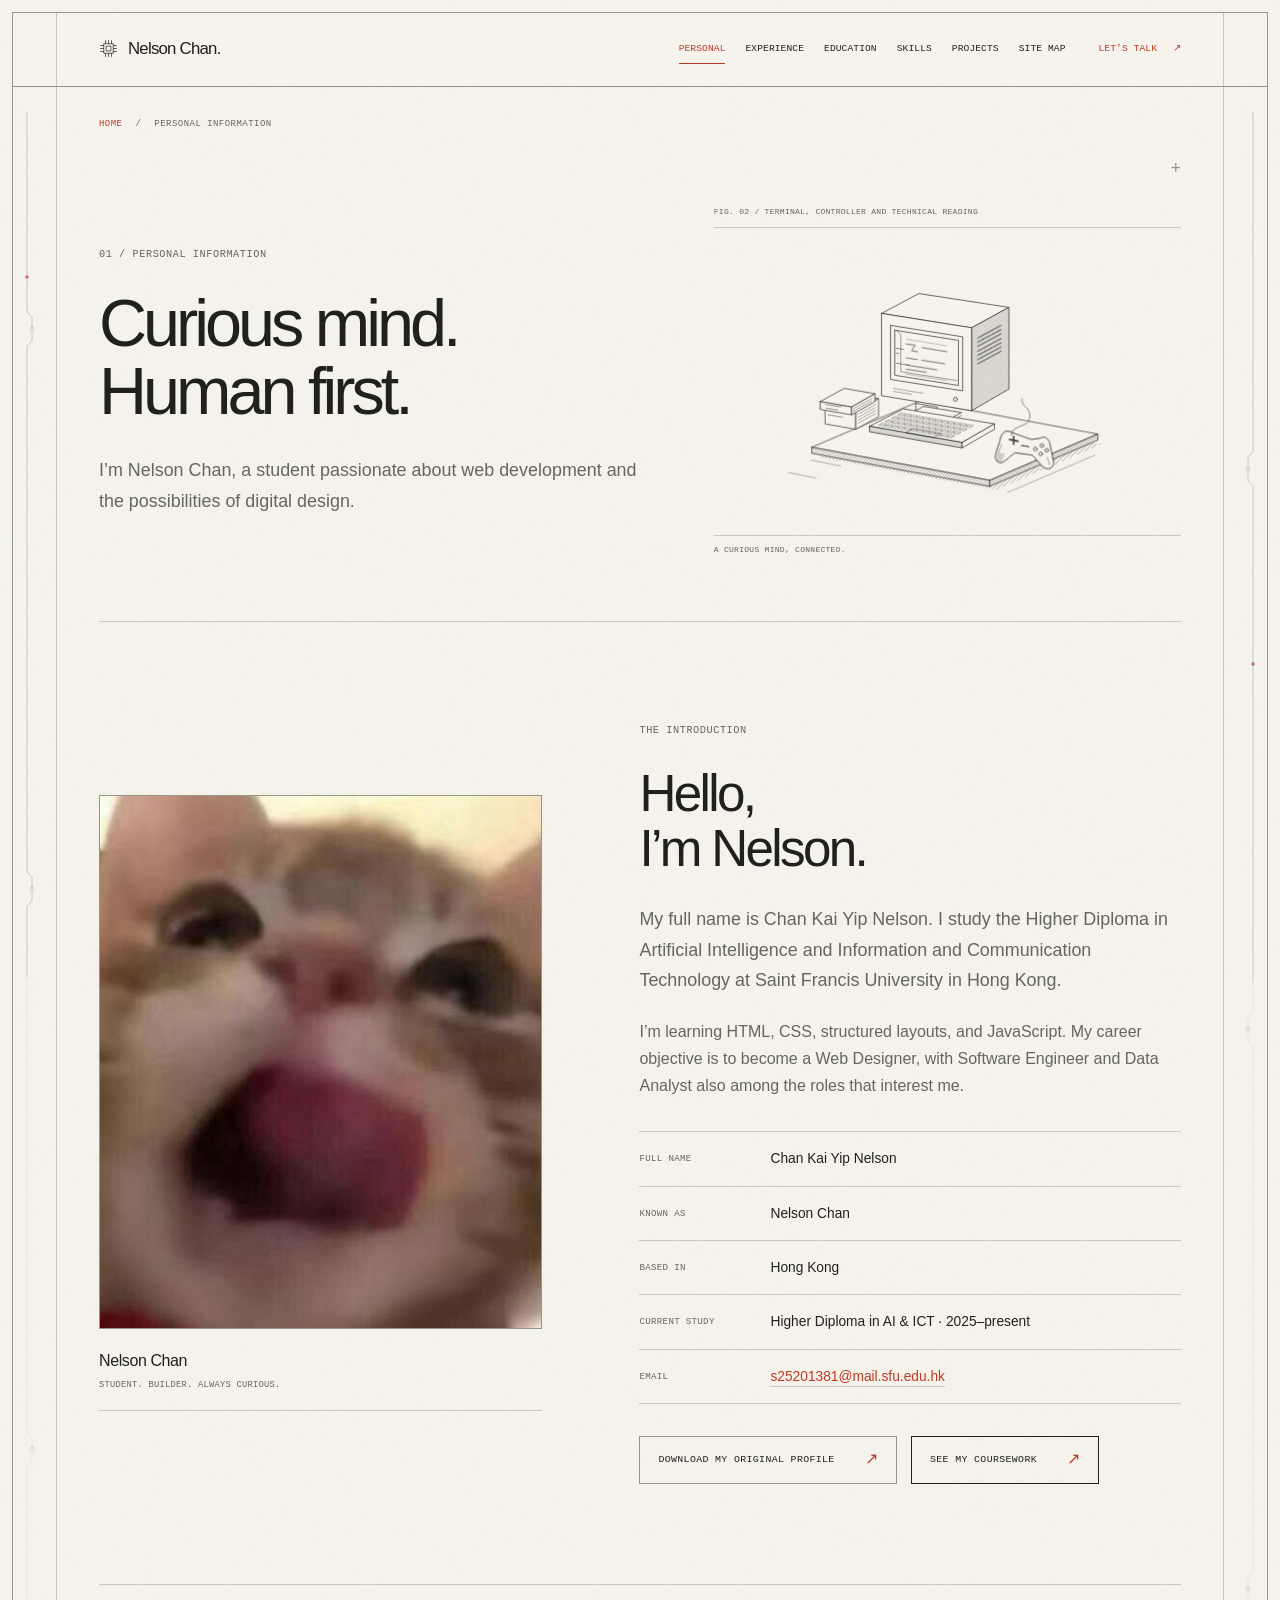
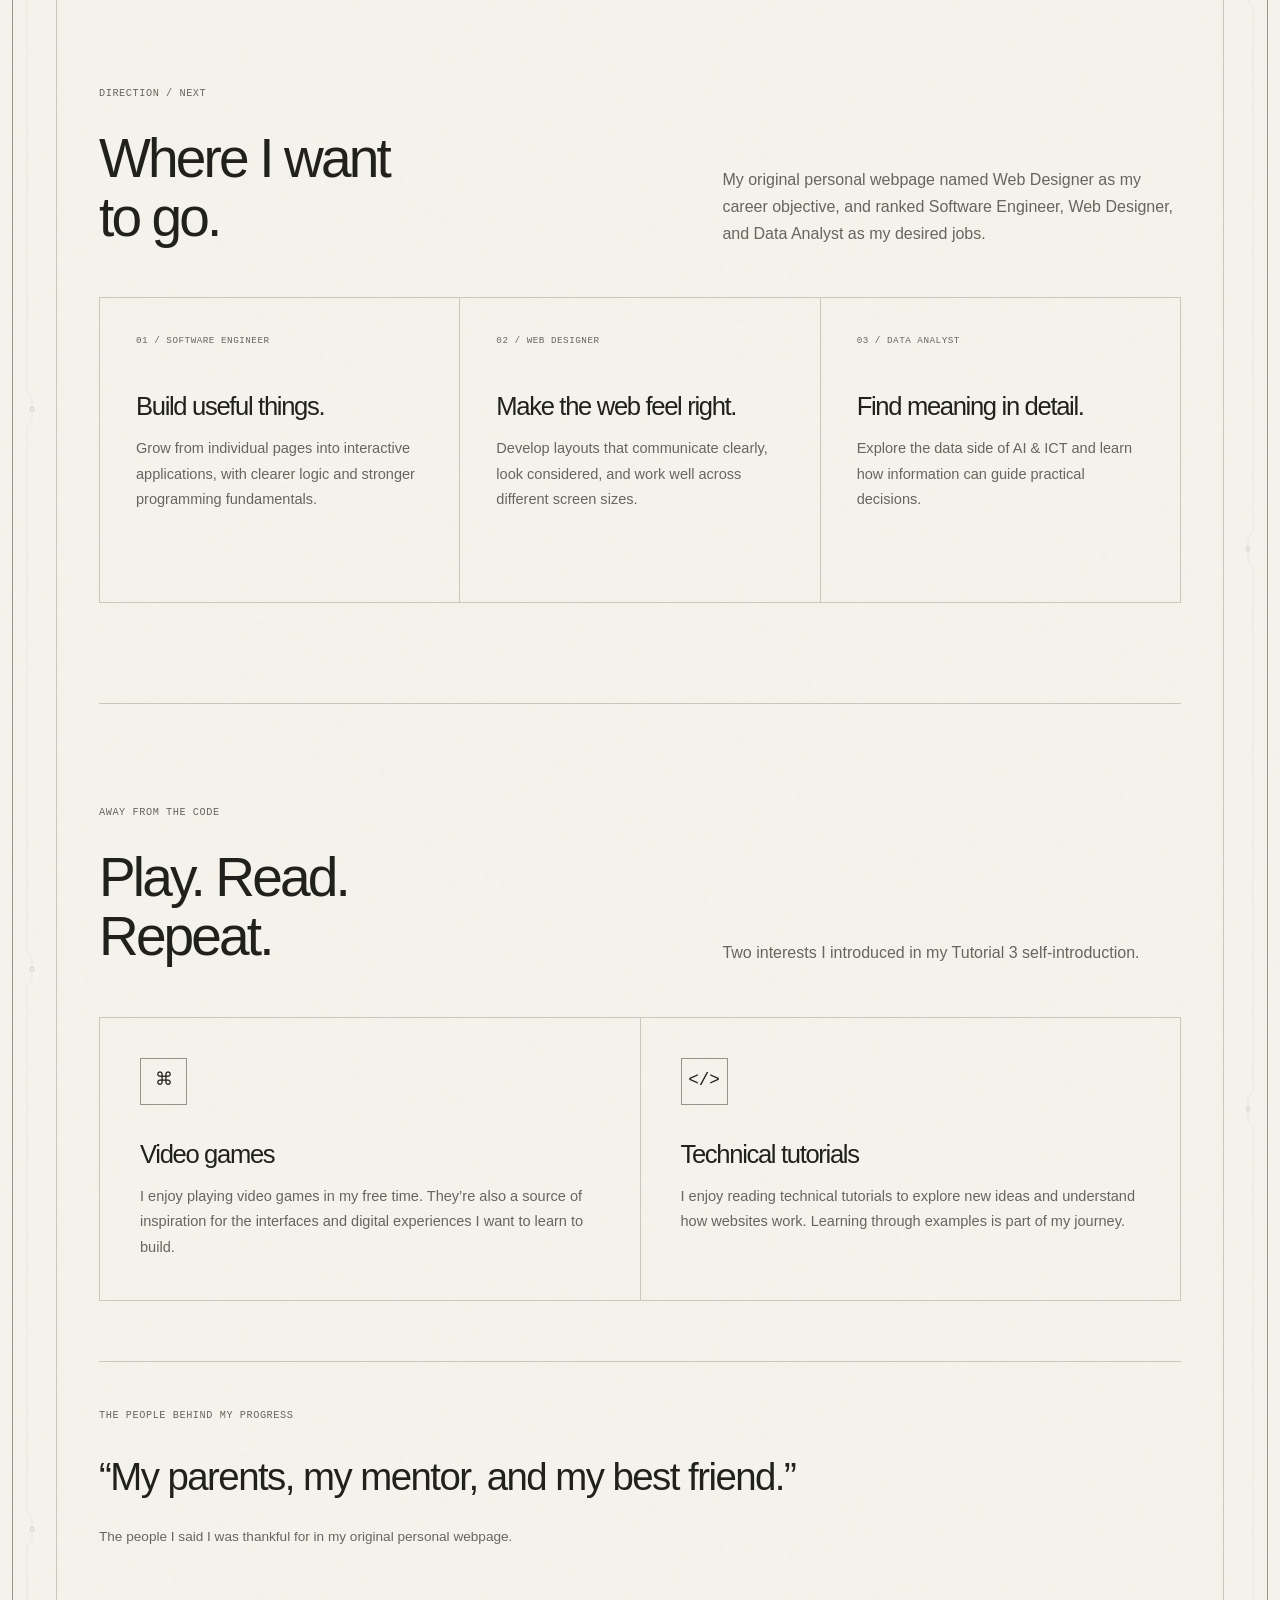
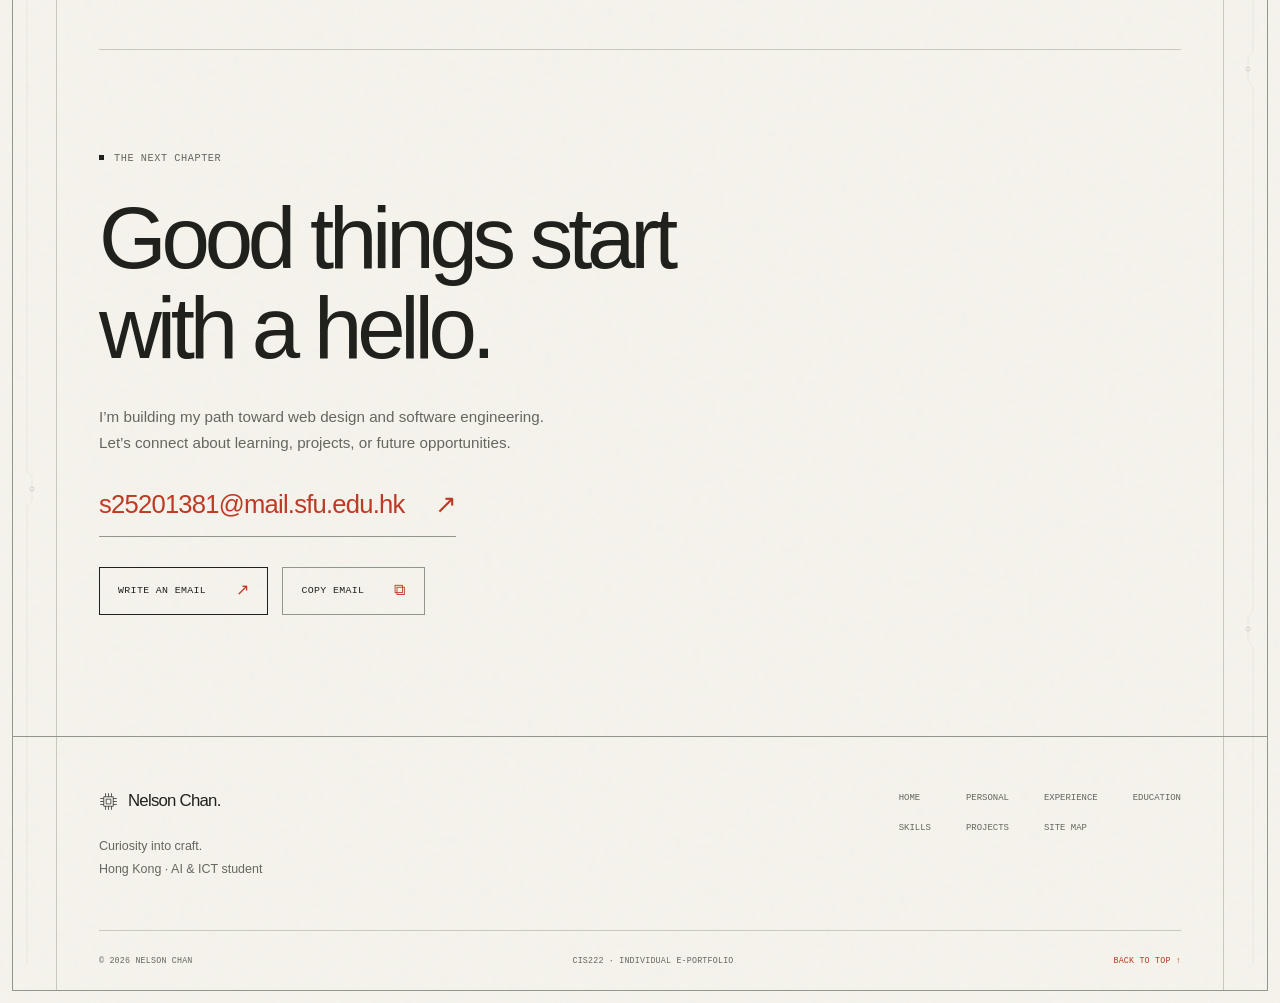
<file: personal.html>
<!DOCTYPE html>
<html lang="en"><head><meta charset="UTF-8"><meta name="viewport" content="width=device-width, initial-scale=1"><meta name="theme-color" content="#f5f3ec"><meta name="description" content="Meet Chan Kai Yip Nelson, known as Nelson Chan: SFU student, future web designer, gamer, and reader of technical tutorials."><title>Personal information | Nelson Chan</title><link rel="icon" href="images/favicon.svg" type="image/svg+xml"><link rel="stylesheet" href="css/style.css"><link rel="stylesheet" href="css/it-motion.css"><script src="js/script.js" defer></script><script src="js/it-motion.js" defer></script></head><body id="top" data-page="personal"><a class="skip-link" href="#main">Skip to content</a><div class="scroll-progress" aria-hidden="true"></div><div class="intro-screen" aria-hidden="true"><div class="intro-label">NELSON CHAN / PORTFOLIO</div><span class="intro-number">000</span><div class="intro-rule"></div><div class="intro-note">DRAWING THE NEXT CHAPTER</div></div>
<header class="site-header"><div class="container nav-shell"><a class="brand" href="index.html" aria-label="Nelson Chan home"><svg viewBox="0 0 32 32" fill="none" aria-hidden="true"><path d="M8 8h16v16H8zM12 12h8v8h-8zM11 2v6m5-6v6m5-6v6M11 24v6m5-6v6m5-6v6M2 11h6m-6 5h6m-6 5h6M24 11h6m-6 5h6m-6 5h6" stroke="currentColor" stroke-width="1.2"/></svg><span class="brand-name">Nelson Chan<span class="brand-period">.</span></span></a><button class="menu-toggle" type="button" data-menu-toggle aria-controls="primary-nav" aria-expanded="false" aria-label="Open navigation"><span></span><span></span><span class="sr-only">Menu</span></button><nav class="nav-links" id="primary-nav" aria-label="Main navigation"><a href="personal.html" aria-current="page">Personal</a><a href="experience.html">Experience</a><a href="education.html">Education</a><a href="skills.html">Skills</a><a href="projects.html">Projects</a><a href="sitemap.html">Site map</a><a class="nav-contact" href="#contact">Let’s talk <span aria-hidden="true">↗</span></a></nav></div></header><main id="main" tabindex="-1"><div class="container"><div class="breadcrumbs"><a href="index.html">Home</a><span aria-hidden="true">/</span><span>Personal information</span></div><section class="page-hero page-hero-illustrated"><div class="page-hero-layout"><div class="page-hero-copy"><div class="eyebrow">01 / PERSONAL INFORMATION</div><h1 class="page-title">Curious mind.<br><span class="accent-text">Human first.</span></h1><p class="page-intro lede">I’m Nelson Chan, a student passionate about web development and the possibilities of digital design.</p></div><figure class="page-illustration" aria-labelledby="study-caption"><div class="plate-label">FIG. 02 / Terminal, controller and technical reading</div><svg xmlns="http://www.w3.org/2000/svg" class="architectural-scene technical-scene" viewBox="0 0 640 480" fill="none" stroke="#20211d" stroke-linecap="round" stroke-linejoin="round" role="img" aria-labelledby="personal-ai-title personal-ai-desc">
<title id="personal-ai-title">A computer, books and controller</title><desc id="personal-ai-desc">Original monochrome engraving of a retro computer terminal, keyboard, tutorial books and game controller, reflecting Nelson Chan’s interests in technology, learning and video games.</desc>
<g data-ink=""><path d="M110.923 367.077L117.485 360.515 M116.846 368.154L129.969 355.031 M122.769 369.231L142.454 349.546 M128.692 370.308L154.938 344.062 M134.615 371.385L167.423 338.577 M140.538 372.462L179.907 333.093 M146.462 373.538L192.392 327.608 M152.385 374.615L204.876 322.124 M158.308 375.692L217.361 316.639 M164.231 376.769L229.845 311.155 M170.154 377.846L242.33 305.67 M176.077 378.923L254.814 300.186 M182 380L267.299 294.701 M187.923 381.077L278.844 290.156 M193.846 382.154L284.75 291.25 M199.769 383.231L290.656 292.344 M205.692 384.308L296.562 293.438 M211.615 385.385L302.469 294.531 M217.538 386.462L308.375 295.625 M223.462 387.538L314.281 296.719 M229.385 388.615L320.188 297.812 M235.308 389.692L326.094 298.906 M241.231 390.769L332 300 M247.154 391.846L337.906 301.094 M253.077 392.923L343.812 302.188 M259 394L349.719 303.281 M264.923 395.077L355.625 304.375 M270.846 396.154L361.531 305.469 M276.769 397.231L367.438 306.562 M282.692 398.308L373.344 307.656 M288.615 399.385L379.25 308.75 M294.538 400.462L385.156 309.844 M300.462 401.538L391.062 310.938 M306.385 402.615L396.969 312.031 M312.308 403.692L402.875 313.125 M318.231 404.769L408.781 314.219 M324.154 405.846L414.688 315.312 M330.077 406.923L420.594 316.406 M336 408L426.5 317.5 M341.923 409.077L432.406 318.594 M347.846 410.154L438.312 319.688 M353.769 411.231L444.219 320.781 M359.692 412.308L450.125 321.875 M365.615 413.385L456.031 322.969 M371.538 414.462L461.938 324.062 M377.462 415.538L467.844 325.156 M383.385 416.615L473.75 326.25 M389.308 417.692L479.656 327.344 M395.231 418.769L485.562 328.438 M401.154 419.846L491.469 329.531 M412.592 415.408L497.375 330.625 M424.949 410.051L503.281 331.719 M437.306 404.694L509.188 332.812 M449.663 399.337L515.094 333.906 M462.02 393.98L521 335 M474.378 388.622L526.906 336.094 M486.735 383.265L532.812 337.188 M499.092 377.908L538.719 338.281 M511.449 372.551L544.625 339.375 M523.806 367.194L550.531 340.469 M536.163 361.837L556.438 341.562 M548.52 356.48L562.344 342.656 M560.878 351.122L568.25 343.75 M573.235 345.765L574.156 344.844" fill="none" stroke-width="0.55"/><path d="M92 371L142 381 M420 425L565 363 M55 392L101 401" fill="none" stroke-width="0.55"/></g><polygon points="94,350 390,405 570,328 274,273" fill="#f5f3ec" stroke-width="1.1" data-draw="" pathLength="1"/><polygon points="94,350 390,405 390,415 94,360" fill="#f5f3ec" stroke-width="1.1" data-draw="" pathLength="1"/><polygon points="390,405 570,328 570,338 390,415" fill="#f5f3ec" stroke-width="1.1" data-draw="" pathLength="1"/><g data-ink=""><path d="M396.99 402.01L390 409 M403.981 399.019L390 413 M410.971 396.029L393.495 413.505 M417.961 393.039L400.485 410.515 M424.951 390.049L407.476 407.524 M431.942 387.058L414.466 404.534 M438.932 384.068L421.456 401.544 M445.922 381.078L428.447 398.553 M452.913 378.087L435.437 395.563 M459.903 375.097L442.427 392.573 M466.893 372.107L449.417 389.583 M473.883 369.117L456.408 386.592 M480.874 366.126L463.398 383.602 M487.864 363.136L470.388 380.612 M494.854 360.146L477.379 377.621 M501.845 357.155L484.369 374.631 M508.835 354.165L491.359 371.641 M515.825 351.175L498.35 368.65 M522.816 348.184L505.34 365.66 M529.806 345.194L512.33 362.67 M536.796 342.204L519.32 359.68 M543.786 339.214L526.311 356.689 M550.777 336.223L533.301 353.699 M557.767 333.233L540.291 350.709 M564.757 330.243L547.282 347.718 M570 329L554.272 344.728 M570 333L561.262 341.738 M570 337L568.252 338.748" fill="none" stroke-width="0.55"/><path d="M98.2165 350.783L94 355 M102.433 351.567L94 360 M106.65 352.35L98.2165 360.783 M110.866 353.134L102.433 361.567 M115.083 353.917L106.65 362.35 M119.299 354.701L110.866 363.134 M123.516 355.484L115.083 363.917 M127.732 356.268L119.299 364.701 M131.949 357.051L123.516 365.484 M136.165 357.835L127.732 366.268 M140.382 358.618L131.949 367.051 M144.598 359.402L136.165 367.835 M148.815 360.185L140.382 368.618 M153.031 360.969L144.598 369.402 M157.248 361.752L148.815 370.185 M161.464 362.536L153.031 370.969 M165.681 363.319L157.248 371.752 M169.897 364.103L161.464 372.536 M174.114 364.886L165.681 373.319 M178.33 365.67L169.897 374.103 M182.547 366.453L174.114 374.886 M186.764 367.236L178.33 375.67 M190.98 368.02L182.547 376.453 M195.197 368.803L186.764 377.236 M199.413 369.587L190.98 378.02 M203.63 370.37L195.197 378.803 M207.846 371.154L199.413 379.587 M212.063 371.937L203.63 380.37 M216.279 372.721L207.846 381.154 M220.496 373.504L212.063 381.937 M224.712 374.288L216.279 382.721 M228.929 375.071L220.496 383.504 M233.145 375.855L224.712 384.288 M237.362 376.638L228.929 385.071 M241.578 377.422L233.145 385.855 M245.795 378.205L237.362 386.638 M250.011 378.989L241.578 387.422 M254.228 379.772L245.795 388.205 M258.444 380.556L250.011 388.989 M262.661 381.339L254.228 389.772 M266.877 382.123L258.444 390.556 M271.094 382.906L262.661 391.339 M275.311 383.689L266.877 392.123 M279.527 384.473L271.094 392.906 M283.744 385.256L275.311 393.689 M287.96 386.04L279.527 394.473 M292.177 386.823L283.744 395.256 M296.393 387.607L287.96 396.04 M300.61 388.39L292.177 396.823 M304.826 389.174L296.393 397.607 M309.043 389.957L300.61 398.39 M313.259 390.741L304.826 399.174 M317.476 391.524L309.043 399.957 M321.692 392.308L313.259 400.741 M325.909 393.091L317.476 401.524 M330.125 393.875L321.692 402.308 M334.342 394.658L325.909 403.091 M338.558 395.442L330.125 403.875 M342.775 396.225L334.342 404.658 M346.991 397.009L338.558 405.442 M351.208 397.792L342.775 406.225 M355.425 398.575L346.991 407.009 M359.641 399.359L351.208 407.792 M363.858 400.142L355.425 408.575 M368.074 400.926L359.641 409.359 M372.291 401.709L363.858 410.142 M376.507 402.493L368.074 410.926 M380.724 403.276L372.291 411.709 M384.94 404.06L376.507 412.493 M389.157 404.843L380.724 413.276 M390 409L384.94 414.06 M390 414L389.157 414.843" fill="none" stroke-width="0.55"/></g><polygon points="210,127 360,151 422,117 272,94" fill="#f5f3ec" stroke-width="1.1" data-draw="" pathLength="1"/><polygon points="360,151 422,117 422,253 360,289" fill="#f5f3ec" stroke-width="1.1" data-draw="" pathLength="1"/><polygon points="210,127 360,151 360,289 210,264" fill="#f5f3ec" stroke-width="1.1" data-draw="" pathLength="1"/><polygon points="225,147 345,166 345,256 225,237" fill="#f5f3ec" stroke-width="1.1" data-draw="" pathLength="1"/><polygon points="232,155 338,172 338,247 232,230" fill="#f5f3ec" stroke-width="1.1" data-draw="" pathLength="1"/><path d="M235 156L242 162L242 224L336 239" fill="none" stroke-width="0.7" data-draw="" pathLength="1"/><path d="M234 185L247 187M234 193L239 194M234 210L256 213" fill="none" stroke-width="0.8" data-draw="" pathLength="1"/><g data-ink=""><path d="M251 178L266 180L260 189L270 191M278 184L319 191M251 201L270 204M277 205L315 211M251 213L302 221M251 220L284 225" fill="none" stroke-width="1"/><path d="M252 170L318 181 M251 228L319 239" fill="none" stroke-width="0.45"/><path d="M368.857 146.143L360 155 M377.714 141.286L360 159 M386.571 136.429L360 163 M395.429 131.571L360 167 M404.286 126.714L360 171 M413.143 121.857L360 175 M422 117L360 179 M422 121L360 183 M422 125L360 187 M422 129L360 191 M422 133L360 195 M422 137L360 199 M422 141L360 203 M422 145L360 207 M422 149L360 211 M422 153L360 215 M422 157L360 219 M422 161L360 223 M422 165L360 227 M422 169L360 231 M422 173L360 235 M422 177L360 239 M422 181L360 243 M422 185L360 247 M422 189L360 251 M422 193L360 255 M422 197L360 259 M422 201L360 263 M422 205L360 267 M422 209L360 271 M422 213L360 275 M422 217L360 279 M422 221L360 283 M422 225L360 287 M422 229L364.769 286.231 M422 233L374.308 280.692 M422 237L383.846 275.154 M422 241L393.385 269.615 M422 245L402.923 264.077 M422 249L412.462 258.538 M422 253L422 253" fill="none" stroke-width="0.55"/><path d="M370 168L409 147 M370 175L409 154 M370 182L409 161 M370 190L409 169 M370 197L409 176 M370 204L409 183 M370 211L409 190" fill="none" stroke-width="1.3"/></g><circle cx="333" cy="270" r="3.3" fill="#f5f3ec" stroke-width="1.1" data-draw="" pathLength="1"/><path d="M230 252L279 260M230 257L260 262" fill="none" stroke-width="0.6" data-draw="" pathLength="1"/><polygon points="267,277 303,283 303,304 267,298" fill="#f5f3ec" stroke-width="1.1" data-draw="" pathLength="1"/><polygon points="247,299 310,310 343,292 280,282" fill="#f5f3ec" stroke-width="1.1" data-draw="" pathLength="1"/><path d="M249 304L310 315L343 297" fill="none" stroke-width="0.85" data-draw="" pathLength="1"/><polygon points="190,315 344,342 398,311 246,286" fill="#f5f3ec" stroke-width="1.1" data-draw="" pathLength="1"/><polygon points="190,315 344,342 344,351 190,324" fill="#f5f3ec" stroke-width="1.1" data-draw="" pathLength="1"/><polygon points="344,342 398,311 398,320 344,351" fill="#f5f3ec" stroke-width="1.1" data-draw="" pathLength="1"/><g data-ink=""><path d="M206 313L213 314.2 M206 313L211 310.2 M211 310.2L218 311.4 M213 314.2L218 311.4 M216.3 314.78L223.3 315.98 M216.3 314.78L221.3 311.98 M221.3 311.98L228.3 313.18 M223.3 315.98L228.3 313.18 M226.6 316.56L233.6 317.76 M226.6 316.56L231.6 313.76 M231.6 313.76L238.6 314.96 M233.6 317.76L238.6 314.96 M236.9 318.34L243.9 319.54 M236.9 318.34L241.9 315.54 M241.9 315.54L248.9 316.74 M243.9 319.54L248.9 316.74 M247.2 320.12L254.2 321.32 M247.2 320.12L252.2 317.32 M252.2 317.32L259.2 318.52 M254.2 321.32L259.2 318.52 M257.5 321.9L264.5 323.1 M257.5 321.9L262.5 319.1 M262.5 319.1L269.5 320.3 M264.5 323.1L269.5 320.3 M267.8 323.68L274.8 324.88 M267.8 323.68L272.8 320.88 M272.8 320.88L279.8 322.08 M274.8 324.88L279.8 322.08 M278.1 325.46L285.1 326.66 M278.1 325.46L283.1 322.66 M283.1 322.66L290.1 323.86 M285.1 326.66L290.1 323.86 M288.4 327.24L295.4 328.44 M288.4 327.24L293.4 324.44 M293.4 324.44L300.4 325.64 M295.4 328.44L300.4 325.64 M298.7 329.02L305.7 330.22 M298.7 329.02L303.7 326.22 M303.7 326.22L310.7 327.42 M305.7 330.22L310.7 327.42 M309 330.8L316 332 M309 330.8L314 328 M314 328L321 329.2 M316 332L321 329.2 M319.3 332.58L326.3 333.78 M319.3 332.58L324.3 329.78 M324.3 329.78L331.3 330.98 M326.3 333.78L331.3 330.98 M216.4 307.3L223.4 308.5 M216.4 307.3L221.4 304.5 M221.4 304.5L228.4 305.7 M223.4 308.5L228.4 305.7 M226.7 309.08L233.7 310.28 M226.7 309.08L231.7 306.28 M231.7 306.28L238.7 307.48 M233.7 310.28L238.7 307.48 M237 310.86L244 312.06 M237 310.86L242 308.06 M242 308.06L249 309.26 M244 312.06L249 309.26 M247.3 312.64L254.3 313.84 M247.3 312.64L252.3 309.84 M252.3 309.84L259.3 311.04 M254.3 313.84L259.3 311.04 M257.6 314.42L264.6 315.62 M257.6 314.42L262.6 311.62 M262.6 311.62L269.6 312.82 M264.6 315.62L269.6 312.82 M267.9 316.2L274.9 317.4 M267.9 316.2L272.9 313.4 M272.9 313.4L279.9 314.6 M274.9 317.4L279.9 314.6 M278.2 317.98L285.2 319.18 M278.2 317.98L283.2 315.18 M283.2 315.18L290.2 316.38 M285.2 319.18L290.2 316.38 M288.5 319.76L295.5 320.96 M288.5 319.76L293.5 316.96 M293.5 316.96L300.5 318.16 M295.5 320.96L300.5 318.16 M298.8 321.54L305.8 322.74 M298.8 321.54L303.8 318.74 M303.8 318.74L310.8 319.94 M305.8 322.74L310.8 319.94 M309.1 323.32L316.1 324.52 M309.1 323.32L314.1 320.52 M314.1 320.52L321.1 321.72 M316.1 324.52L321.1 321.72 M319.4 325.1L326.4 326.3 M319.4 325.1L324.4 322.3 M324.4 322.3L331.4 323.5 M326.4 326.3L331.4 323.5 M329.7 326.88L336.7 328.08 M329.7 326.88L334.7 324.08 M334.7 324.08L341.7 325.28 M336.7 328.08L341.7 325.28 M226.8 301.6L233.8 302.8 M226.8 301.6L231.8 298.8 M231.8 298.8L238.8 300 M233.8 302.8L238.8 300 M237.1 303.38L244.1 304.58 M237.1 303.38L242.1 300.58 M242.1 300.58L249.1 301.78 M244.1 304.58L249.1 301.78 M247.4 305.16L254.4 306.36 M247.4 305.16L252.4 302.36 M252.4 302.36L259.4 303.56 M254.4 306.36L259.4 303.56 M257.7 306.94L264.7 308.14 M257.7 306.94L262.7 304.14 M262.7 304.14L269.7 305.34 M264.7 308.14L269.7 305.34 M268 308.72L275 309.92 M268 308.72L273 305.92 M273 305.92L280 307.12 M275 309.92L280 307.12 M278.3 310.5L285.3 311.7 M278.3 310.5L283.3 307.7 M283.3 307.7L290.3 308.9 M285.3 311.7L290.3 308.9 M288.6 312.28L295.6 313.48 M288.6 312.28L293.6 309.48 M293.6 309.48L300.6 310.68 M295.6 313.48L300.6 310.68 M298.9 314.06L305.9 315.26 M298.9 314.06L303.9 311.26 M303.9 311.26L310.9 312.46 M305.9 315.26L310.9 312.46 M309.2 315.84L316.2 317.04 M309.2 315.84L314.2 313.04 M314.2 313.04L321.2 314.24 M316.2 317.04L321.2 314.24 M319.5 317.62L326.5 318.82 M319.5 317.62L324.5 314.82 M324.5 314.82L331.5 316.02 M326.5 318.82L331.5 316.02 M329.8 319.4L336.8 320.6 M329.8 319.4L334.8 316.6 M334.8 316.6L341.8 317.8 M336.8 320.6L341.8 317.8 M340.1 321.18L347.1 322.38 M340.1 321.18L345.1 318.38 M345.1 318.38L352.1 319.58 M347.1 322.38L352.1 319.58 M237.2 295.9L244.2 297.1 M237.2 295.9L242.2 293.1 M242.2 293.1L249.2 294.3 M244.2 297.1L249.2 294.3 M247.5 297.68L254.5 298.88 M247.5 297.68L252.5 294.88 M252.5 294.88L259.5 296.08 M254.5 298.88L259.5 296.08 M257.8 299.46L264.8 300.66 M257.8 299.46L262.8 296.66 M262.8 296.66L269.8 297.86 M264.8 300.66L269.8 297.86 M268.1 301.24L275.1 302.44 M268.1 301.24L273.1 298.44 M273.1 298.44L280.1 299.64 M275.1 302.44L280.1 299.64 M278.4 303.02L285.4 304.22 M278.4 303.02L283.4 300.22 M283.4 300.22L290.4 301.42 M285.4 304.22L290.4 301.42 M288.7 304.8L295.7 306 M288.7 304.8L293.7 302 M293.7 302L300.7 303.2 M295.7 306L300.7 303.2 M299 306.58L306 307.78 M299 306.58L304 303.78 M304 303.78L311 304.98 M306 307.78L311 304.98 M309.3 308.36L316.3 309.56 M309.3 308.36L314.3 305.56 M314.3 305.56L321.3 306.76 M316.3 309.56L321.3 306.76 M319.6 310.14L326.6 311.34 M319.6 310.14L324.6 307.34 M324.6 307.34L331.6 308.54 M326.6 311.34L331.6 308.54 M329.9 311.92L336.9 313.12 M329.9 311.92L334.9 309.12 M334.9 309.12L341.9 310.32 M336.9 313.12L341.9 310.32 M340.2 313.7L347.2 314.9 M340.2 313.7L345.2 310.9 M345.2 310.9L352.2 312.1 M347.2 314.9L352.2 312.1 M350.5 315.48L357.5 316.68 M350.5 315.48L355.5 312.68 M355.5 312.68L362.5 313.88 M357.5 316.68L362.5 313.88" fill="none" stroke-width="0.55"/><path d="M193.403 315.597L190 319 M196.807 316.193L190 323 M200.21 316.79L192.552 324.448 M203.613 317.387L195.956 325.044 M207.017 317.983L199.359 325.641 M210.42 318.58L202.762 326.238 M213.823 319.177L206.166 326.834 M217.227 319.773L209.569 327.431 M220.63 320.37L212.972 328.028 M224.033 320.967L216.376 328.624 M227.436 321.564L219.779 329.221 M230.84 322.16L223.182 329.818 M234.243 322.757L226.586 330.414 M237.646 323.354L229.989 331.011 M241.05 323.95L233.392 331.608 M244.453 324.547L236.796 332.204 M247.856 325.144L240.199 332.801 M251.26 325.74L243.602 333.398 M254.663 326.337L247.006 333.994 M258.066 326.934L250.409 334.591 M261.47 327.53L253.812 335.188 M264.873 328.127L257.215 335.785 M268.276 328.724L260.619 336.381 M271.68 329.32L264.022 336.978 M275.083 329.917L267.425 337.575 M278.486 330.514L270.829 338.171 M281.89 331.11L274.232 338.768 M285.293 331.707L277.635 339.365 M288.696 332.304L281.039 339.961 M292.099 332.901L284.442 340.558 M295.503 333.497L287.845 341.155 M298.906 334.094L291.249 341.751 M302.309 334.691L294.652 342.348 M305.713 335.287L298.055 342.945 M309.116 335.884L301.459 343.541 M312.519 336.481L304.862 344.138 M315.923 337.077L308.265 344.735 M319.326 337.674L311.669 345.331 M322.729 338.271L315.072 345.928 M326.133 338.867L318.475 346.525 M329.536 339.464L321.878 347.122 M332.939 340.061L325.282 347.718 M336.343 340.657L328.685 348.315 M339.746 341.254L332.088 348.912 M343.149 341.851L335.492 349.508 M344 345L338.895 350.105 M344 349L342.298 350.702" fill="none" stroke-width="0.55"/><path d="M251 326L297 334L309 327L263 319Z" fill="none" stroke-width="0.7"/></g><polygon points="116,281 167,290 205,269 154,260" fill="#f5f3ec" stroke-width="1.1" data-draw="" pathLength="1"/><polygon points="116,281 167,290 167,320 116,311" fill="#f5f3ec" stroke-width="1.1" data-draw="" pathLength="1"/><polygon points="167,290 205,269 205,299 167,320" fill="#f5f3ec" stroke-width="1.1" data-draw="" pathLength="1"/><polygon points="108,274 160,283 199,261 148,252" fill="#f5f3ec" stroke-width="1.1" data-draw="" pathLength="1"/><polygon points="108,274 160,283 160,296 108,287" fill="#f5f3ec" stroke-width="1.1" data-draw="" pathLength="1"/><polygon points="160,283 199,261 199,274 160,296" fill="#f5f3ec" stroke-width="1.1" data-draw="" pathLength="1"/><g data-ink=""><path d="M171 295L200 279 M171 300L200 284 M171 305L200 289 M171 310L200 294 M163 286L194 269 M163 290L194 273" fill="none" stroke-width="0.55"/><path d="M118 285L137 288M121 296L145 300M117 279L143 283" fill="none" stroke-width="0.75"/></g><path d="M429 326C417 319 410 324 407 339L400 361C397 374 407 380 416 372L432 359L461 363L478 382C487 390 499 384 496 372L490 343C487 333 480 331 474 335L459 337Z" fill="#f5f3ec" stroke-width="1.3" data-draw="" pathLength="1"/><path d="M430 332L430 345M423 337L437 340" fill="none" stroke-width="2.4" data-draw="" pathLength="1"/><circle cx="477" cy="347" r="3" fill="#f5f3ec" stroke-width="1.1" data-draw="" pathLength="1"/><circle cx="485" cy="355" r="3" fill="#f5f3ec" stroke-width="1.1" data-draw="" pathLength="1"/><circle cx="466" cy="353" r="3" fill="#f5f3ec" stroke-width="1.1" data-draw="" pathLength="1"/><circle cx="475" cy="361" r="3" fill="#f5f3ec" stroke-width="1.1" data-draw="" pathLength="1"/><path d="M443 347L448 348M450 348L455 349" fill="none" stroke-width="1.7" data-draw="" pathLength="1"/><g data-ink=""><path d="M406.538 359.462L402.875 363.125 M409.077 359.923L401.75 367.25 M411.615 360.385L401.5 370.5 M414.154 360.846L403 372 M413.571 364.429L404.5 373.5 M411.429 369.571L407.5 373.5" fill="none" stroke-width="0.55"/><path d="M426 330C424 312 456 318 457 300C458 281 442 284 444 270" fill="none" stroke-width="0.85"/><path d="M410 345L404 361M486 367L490 379" fill="none" stroke-width="0.65"/></g>
</svg><figcaption id="study-caption">A curious mind, connected.</figcaption></figure></div></section><section class="section profile-layout"><div class="reveal"><figure class="portrait-card"><div class="portrait-frame" data-portrait><img class="portrait-image" data-profile-image src="images/profile.jpg" alt="Portrait of Nelson Chan" width="680" height="820" hidden><div class="portrait-fallback" role="img" aria-label="Line-drawn portrait placeholder; Nelson’s photo can be added"><svg viewBox="0 0 680 820" aria-hidden="true"><defs><pattern id="portrait-hatch" width="7" height="7" patternUnits="userSpaceOnUse"><path d="M0 7 7 0" fill="none" stroke="#2a2924" stroke-width=".55" opacity=".25"/></pattern></defs><rect width="680" height="820" fill="#eeece4"/><g stroke="#2a2924" fill="none"><path d="M40 40h600v740H40z" stroke-width=".5" opacity=".3"/><path d="M340 40v740M40 410h600" stroke-width=".5" stroke-dasharray="4 8" opacity=".3"/><circle cx="340" cy="310" r="180" stroke-width=".6"/><circle cx="340" cy="310" r="102" stroke-width="1.4" fill="url(#portrait-hatch)"/><path d="M135 720v-65a205 205 0 0 1 410 0v65Z" stroke-width="1.4" fill="url(#portrait-hatch)"/><path d="M135 655h410M135 675h410M135 695h410" stroke-width=".5"/><path d="M20 40h40M40 20v40M620 40h40M640 20v40M20 780h40M40 760v40M620 780h40M640 760v40" stroke-width=".9"/></g></svg></div></div><figcaption class="portrait-caption"><strong>Nelson Chan</strong><span>Student. Builder. Always curious.</span></figcaption></figure></div><div class="profile-copy reveal"><p class="eyebrow">THE INTRODUCTION</p><h2 class="section-title">Hello,<br>I’m Nelson.</h2><p class="lede">My full name is Chan Kai Yip Nelson. I study the Higher Diploma in Artificial Intelligence and Information and Communication Technology at Saint Francis University in Hong Kong.</p><p>I’m learning HTML, CSS, structured layouts, and JavaScript. My career objective is to become a Web Designer, with Software Engineer and Data Analyst also among the roles that interest me.</p><dl class="detail-list"><div><dt>Full name</dt><dd>Chan Kai Yip Nelson</dd></div><div><dt>Known as</dt><dd>Nelson Chan</dd></div><div><dt>Based in</dt><dd>Hong Kong</dd></div><div><dt>Current study</dt><dd>Higher Diploma in AI &amp; ICT · 2025–present</dd></div><div><dt>Email</dt><dd><a href="mailto:s25201381@mail.sfu.edu.hk">s25201381@mail.sfu.edu.hk</a></dd></div></dl><div class="button-row"><a class="button button-ghost" href="downloads/Nelson-Chan-About-Me.docx">Download my original profile <span aria-hidden="true">↗</span></a><a class="button button-primary" href="projects.html">See my coursework <span aria-hidden="true">↗</span></a></div></div></section>
<section class="section" id="career"><div class="section-head reveal"><div><p class="eyebrow">DIRECTION / NEXT</p><h2 class="section-title">Where I want<br><span class="accent-text">to go.</span></h2></div><p>My original personal webpage named Web Designer as my career objective, and ranked Software Engineer, Web Designer, and Data Analyst as my desired jobs.</p></div><div class="three-col"><article class="card feature-card reveal"><span class="card-index">01 / SOFTWARE ENGINEER</span><h3>Build useful things.</h3><p>Grow from individual pages into interactive applications, with clearer logic and stronger programming fundamentals.</p></article><article class="card feature-card reveal"><span class="card-index">02 / WEB DESIGNER</span><h3>Make the web feel right.</h3><p>Develop layouts that communicate clearly, look considered, and work well across different screen sizes.</p></article><article class="card feature-card reveal"><span class="card-index">03 / DATA ANALYST</span><h3>Find meaning in detail.</h3><p>Explore the data side of AI &amp; ICT and learn how information can guide practical decisions.</p></article></div></section>
<section class="section" id="interests"><div class="section-head reveal"><div><p class="eyebrow">AWAY FROM THE CODE</p><h2 class="section-title">Play. Read.<br><span class="accent-text">Repeat.</span></h2></div><p>Two interests I introduced in my Tutorial 3 self-introduction.</p></div><div class="hobby-grid"><article class="hobby-card card reveal"><span class="hobby-icon" aria-hidden="true">⌘</span><h3>Video games</h3><p>I enjoy playing video games in my free time. They’re also a source of inspiration for the interfaces and digital experiences I want to learn to build.</p></article><article class="hobby-card card reveal"><span class="hobby-icon" aria-hidden="true">&lt;/&gt;</span><h3>Technical tutorials</h3><p>I enjoy reading technical tutorials to explore new ideas and understand how websites work. Learning through examples is part of my journey.</p></article></div><div class="quote-panel reveal"><p class="eyebrow">THE PEOPLE BEHIND MY PROGRESS</p><blockquote>“My parents, my mentor, and my best friend.”</blockquote><p>The people I said I was thankful for in my original personal webpage.</p></div></section><section class="contact-panel reveal" id="contact" aria-labelledby="contact-heading"><div class="eyebrow"><span class="status-dot"></span> THE NEXT CHAPTER</div><h2 class="contact-title" id="contact-heading">Good things start<br>with a <span class="accent-text">hello.</span></h2><p>I’m building my path toward web design and software engineering.<br>Let’s connect about learning, projects, or future opportunities.</p><a class="email-link" href="mailto:s25201381@mail.sfu.edu.hk">s25201381@mail.sfu.edu.hk <span aria-hidden="true">↗</span></a><div class="button-row"><a class="button button-primary" href="mailto:s25201381@mail.sfu.edu.hk">Write an email <span aria-hidden="true">↗</span></a><button class="button button-ghost" type="button" data-copy-email="s25201381@mail.sfu.edu.hk">Copy email <span aria-hidden="true">⧉</span></button></div><p class="copy-status micro-copy" role="status" aria-live="polite"></p></section></div></main><footer class="site-footer"><div class="container"><div class="footer-top"><div><a class="brand" href="index.html"><svg viewBox="0 0 32 32" fill="none" aria-hidden="true"><path d="M8 8h16v16H8zM12 12h8v8h-8zM11 2v6m5-6v6m5-6v6M11 24v6m5-6v6m5-6v6M2 11h6m-6 5h6m-6 5h6M24 11h6m-6 5h6m-6 5h6" stroke="currentColor" stroke-width="1.2"/></svg><span>Nelson Chan.</span></a><p>Curiosity into craft.<br>Hong Kong · AI &amp; ICT student</p></div><nav class="footer-nav" aria-label="Footer navigation"><a href="index.html">Home</a><a href="personal.html">Personal</a><a href="experience.html">Experience</a><a href="education.html">Education</a><a href="skills.html">Skills</a><a href="projects.html">Projects</a><a href="sitemap.html">Site map</a></nav></div><div class="footer-bottom"><p>© <span data-year>2026</span> Nelson Chan</p><p>CIS222 · Individual e-portfolio</p><a href="#top">Back to top ↑</a></div></div></footer><button class="back-to-top" type="button" data-back-to-top aria-label="Back to top" hidden>↑</button></body></html>
</file>
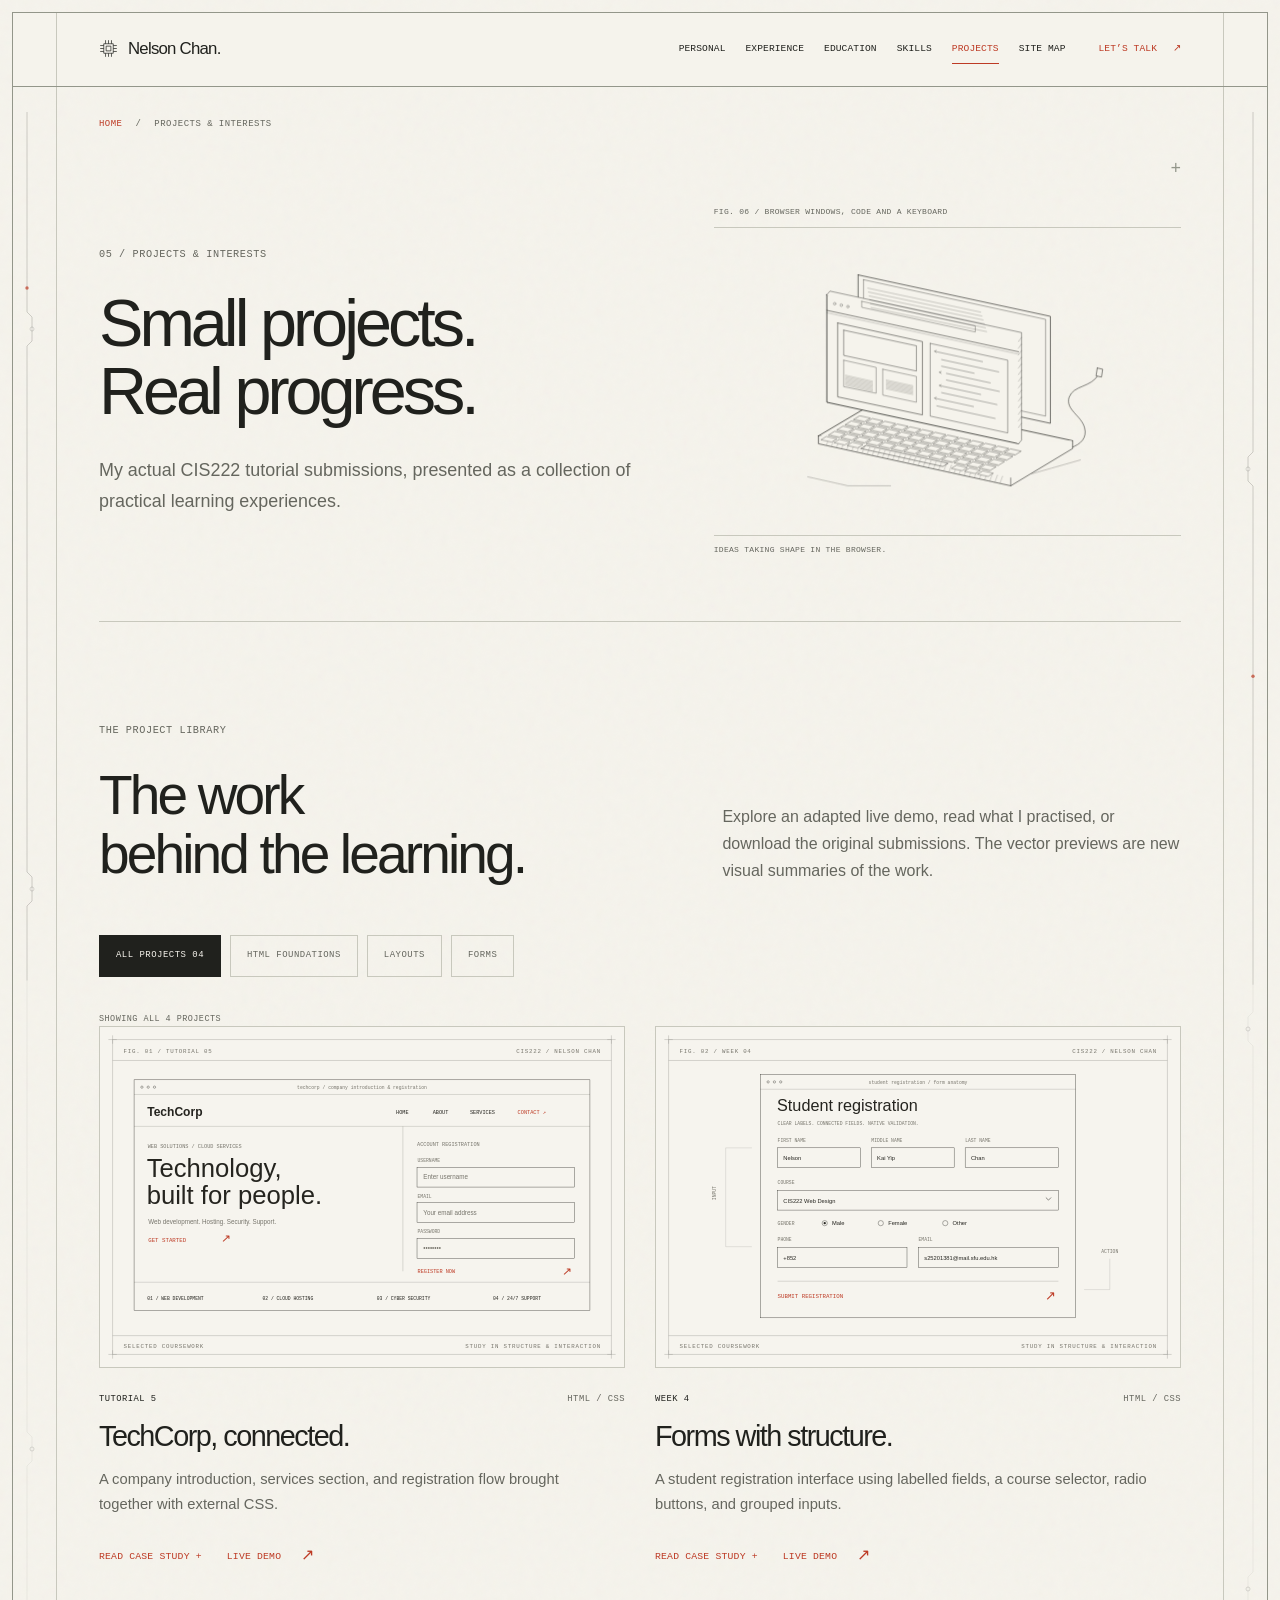
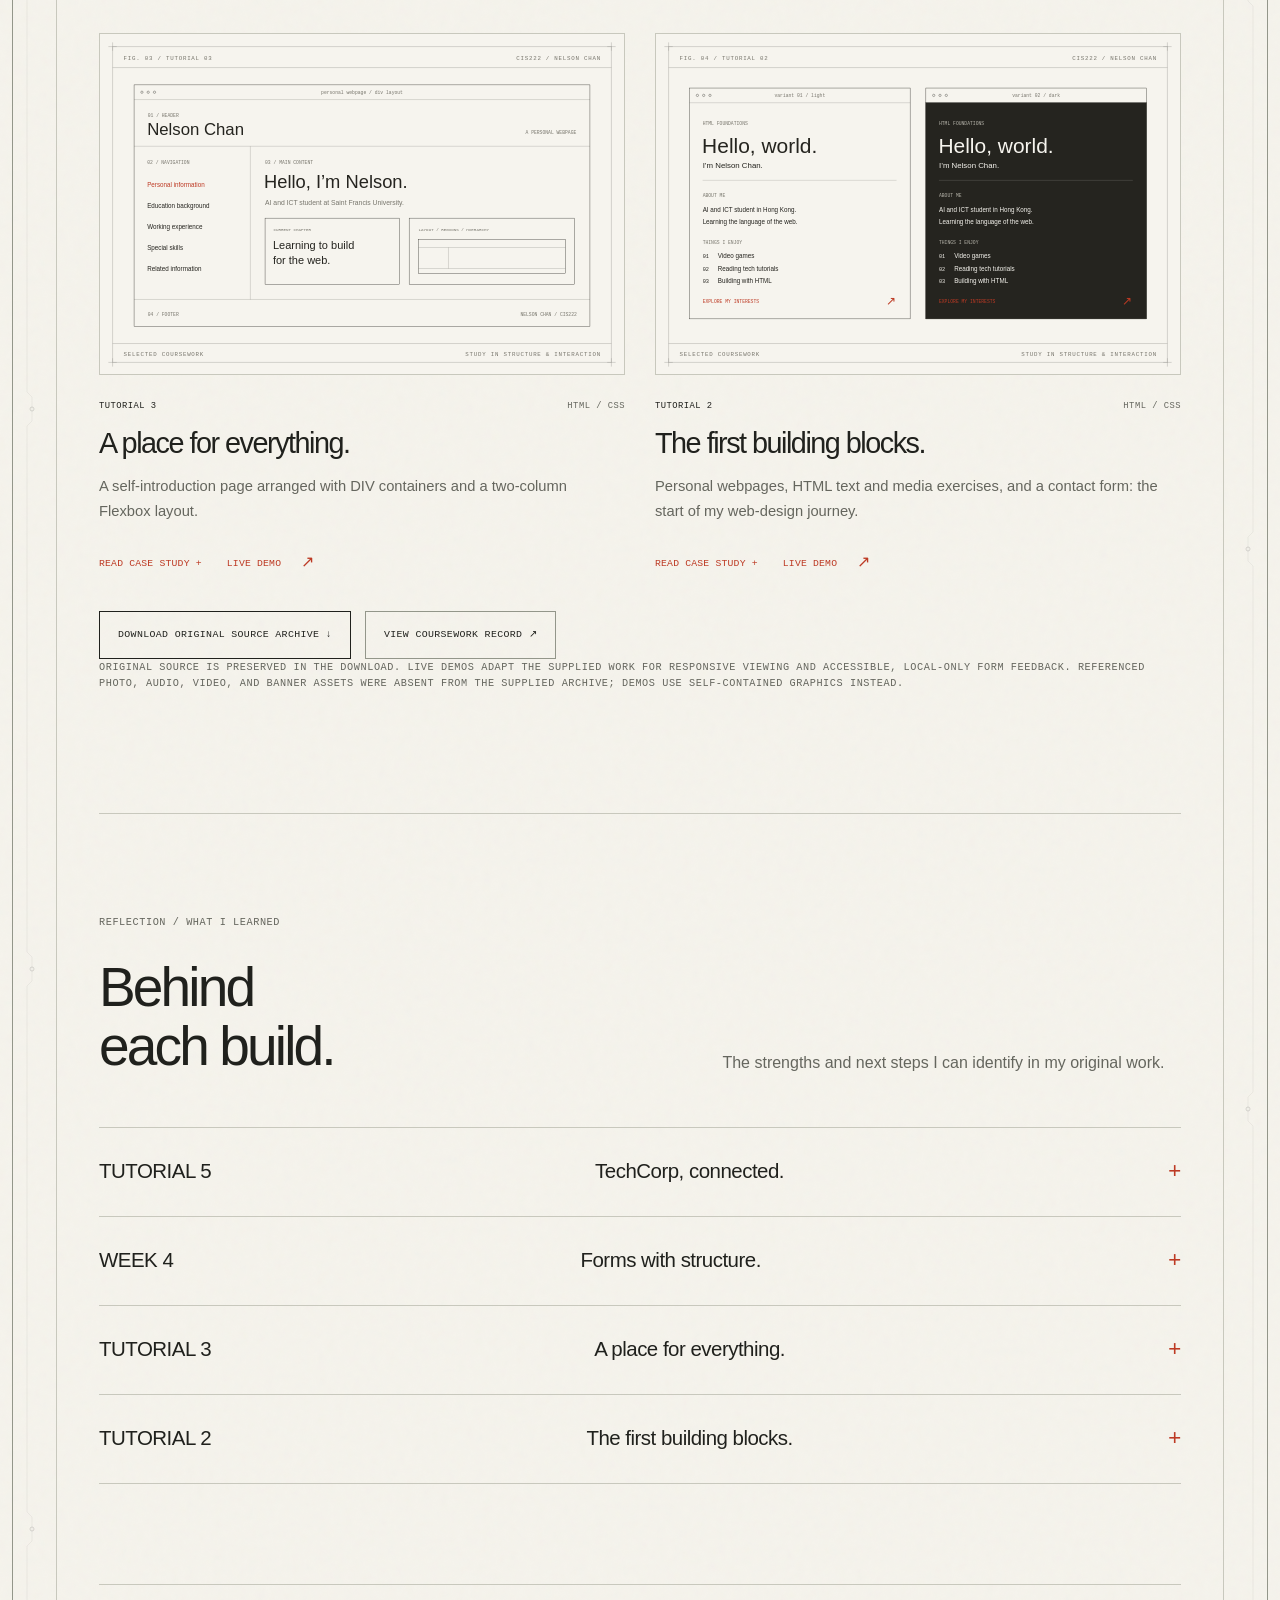
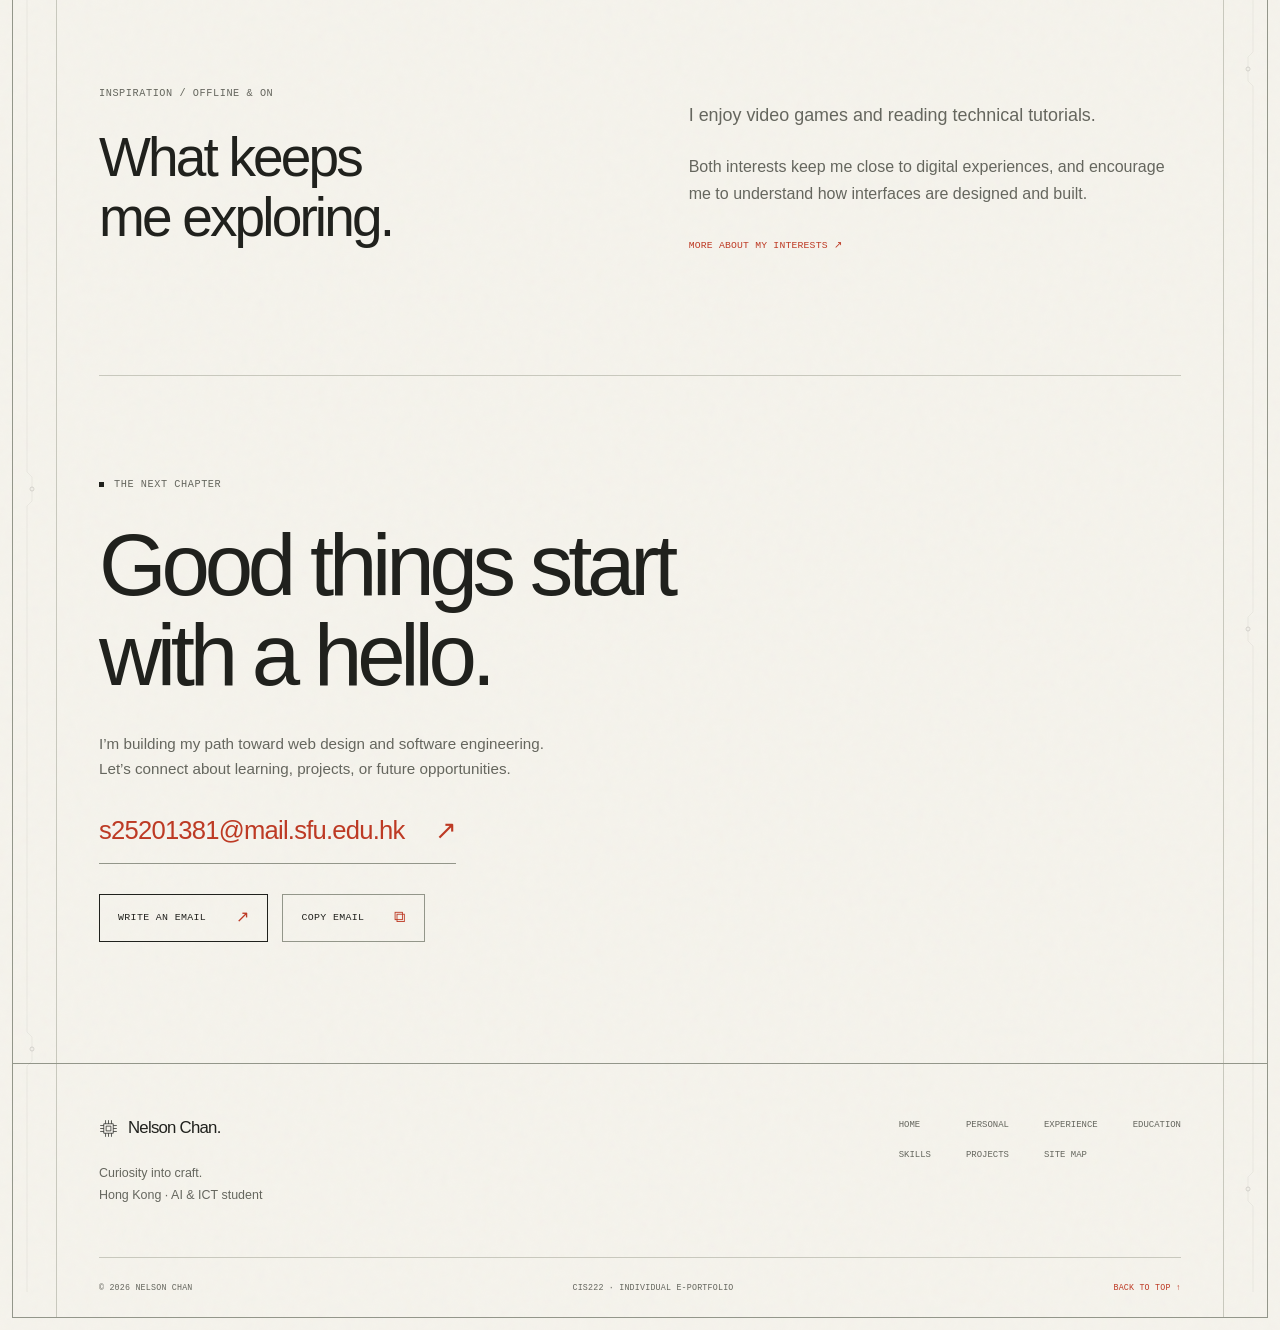
<file: projects.html>
<!DOCTYPE html>
<html lang="en"><head><meta charset="UTF-8"><meta name="viewport" content="width=device-width, initial-scale=1"><meta name="theme-color" content="#f5f3ec"><meta name="description" content="Explore Nelson Chan’s real Tutorial 2, Tutorial 3, Week 4, and Tutorial 5 CIS222 submissions, with live demos and original source."><title>Projects and interests | Nelson Chan</title><link rel="icon" href="images/favicon.svg" type="image/svg+xml"><link rel="stylesheet" href="css/style.css"><link rel="stylesheet" href="css/it-motion.css"><script src="js/script.js" defer></script><script src="js/it-motion.js" defer></script></head><body id="top" data-page="projects"><a class="skip-link" href="#main">Skip to content</a><div class="scroll-progress" aria-hidden="true"></div><div class="intro-screen" aria-hidden="true"><div class="intro-label">NELSON CHAN / PORTFOLIO</div><span class="intro-number">000</span><div class="intro-rule"></div><div class="intro-note">DRAWING THE NEXT CHAPTER</div></div>
<header class="site-header"><div class="container nav-shell"><a class="brand" href="index.html" aria-label="Nelson Chan home"><svg viewBox="0 0 32 32" fill="none" aria-hidden="true"><path d="M8 8h16v16H8zM12 12h8v8h-8zM11 2v6m5-6v6m5-6v6M11 24v6m5-6v6m5-6v6M2 11h6m-6 5h6m-6 5h6M24 11h6m-6 5h6m-6 5h6" stroke="currentColor" stroke-width="1.2"/></svg><span class="brand-name">Nelson Chan<span class="brand-period">.</span></span></a><button class="menu-toggle" type="button" data-menu-toggle aria-controls="primary-nav" aria-expanded="false" aria-label="Open navigation"><span></span><span></span><span class="sr-only">Menu</span></button><nav class="nav-links" id="primary-nav" aria-label="Main navigation"><a href="personal.html">Personal</a><a href="experience.html">Experience</a><a href="education.html">Education</a><a href="skills.html">Skills</a><a href="projects.html" aria-current="page">Projects</a><a href="sitemap.html">Site map</a><a class="nav-contact" href="#contact">Let’s talk <span aria-hidden="true">↗</span></a></nav></div></header><main id="main" tabindex="-1"><div class="container"><div class="breadcrumbs"><a href="index.html">Home</a><span aria-hidden="true">/</span><span>Projects & interests</span></div><section class="page-hero page-hero-illustrated"><div class="page-hero-layout"><div class="page-hero-copy"><div class="eyebrow">05 / PROJECTS & INTERESTS</div><h1 class="page-title">Small projects.<br><span class="accent-text">Real progress.</span></h1><p class="page-intro lede">My actual CIS222 tutorial submissions, presented as a collection of practical learning experiences.</p></div><figure class="page-illustration" aria-labelledby="study-caption"><div class="plate-label">FIG. 06 / Browser windows, code and a keyboard</div><svg xmlns="http://www.w3.org/2000/svg" viewBox="0 0 640 480" role="img" aria-labelledby="projects-ai-title projects-ai-desc" class="architectural-scene technical-scene">
<title id="projects-ai-title">Browser studies, made by hand</title><desc id="projects-ai-desc">An original technical engraving of layered browser and code windows, interface studies, a mechanical keyboard and a curling cable, representing practical HTML and CSS tutorial work.</desc>
<g stroke="#20211d" stroke-linecap="round" stroke-linejoin="round" fill="none"><g data-ink="" stroke-width="0.55"><path d="M87 399L154 414L225 414" fill="none" stroke-width="0.4" /><path d="M460 394L541 371" fill="none" stroke-width="0.4" /></g><g stroke-width="0.55"><path d="M444 348C510 365 556 349 548 318C543 297 516 288 522 267C529 246 559 251 571 229" data-draw="" pathLength="1" fill="none" stroke-width="0.9" /><path d="M569 218L578 220L576 233L567 231Z" data-draw="" pathLength="1" fill="#f5f3ec" stroke-width="0.9" /><path d="M105 331L425 401L528 339L208 270Z" data-draw="" pathLength="1" fill="#f5f3ec" stroke-width="1.2" /><path d="M105 331L105 344L425 414L528 352L528 339" data-draw="" pathLength="1" fill="#f5f3ec" stroke-width="1" /><path d="M425 401L425 414" data-draw="" pathLength="1" fill="none" stroke-width="0.8" /><path d="M171 63L491 132L491 310L171 241Z" data-draw="" pathLength="1" fill="#f5f3ec" stroke-width="1.05" /><path d="M180 71L483 137L483 298L180 233Z" data-draw="" pathLength="1" fill="#f5f3ec" stroke-width="0.6" /><path d="M119 96L438 165L438 344L119 275Z" data-draw="" pathLength="1" fill="#f5f3ec" stroke-width="1.3" /><path d="M119 96L124 90L443 159L443 338L438 344" data-draw="" pathLength="1" fill="#f5f3ec" stroke-width="0.7" /><path d="M119 122L438 191" data-draw="" pathLength="1" fill="none" stroke-width="0.85" /><path d="M119 126L438 195" data-draw="" pathLength="1" fill="none" stroke-width="0.3" /><path d="M177 107L366 148L366 158L177 117Z" data-draw="" pathLength="1" fill="none" stroke-width="0.55" /><path d="M137 143L278 174L278 296L137 266Z" data-draw="" pathLength="1" fill="none" stroke-width="0.85" /><path d="M291 177L420 205L420 326L291 298Z" data-draw="" pathLength="1" fill="none" stroke-width="0.65" /><path d="M147 155L268 181L268 223L147 197Z" data-draw="" pathLength="1" fill="#f5f3ec" stroke-width="0.7" /><path d="M147 205L201 217L201 260L147 249Z" data-draw="" pathLength="1" fill="#f5f3ec" stroke-width="0.55" /><path d="M212 220L268 232L268 275L212 263Z" data-draw="" pathLength="1" fill="#f5f3ec" stroke-width="0.55" /><path d="M175.69 352.01L312.09 381.93L320.79 376.53L184.4 346.61Z" data-draw="" pathLength="1" fill="#f5f3ec" stroke-width="0.7" /></g><g data-ink="" stroke-width="0.55"><circle cx="132" cy="111" r="2.1" data-draw="" pathLength="1" fill="#f5f3ec" stroke-width="0.5"/><circle cx="143" cy="113.4" r="2.1" data-draw="" pathLength="1" fill="#f5f3ec" stroke-width="0.5"/><circle cx="154" cy="115.8" r="2.1" data-draw="" pathLength="1" fill="#f5f3ec" stroke-width="0.5"/><path d="M302 191L378 207.42" fill="none" stroke-width="0.55" /><path d="M310 204L405 224.52" fill="none" stroke-width="0.55" /><path d="M310 215L364 226.66" fill="none" stroke-width="0.55" /><path d="M318 227L391 242.77" fill="none" stroke-width="0.55" /><path d="M318 238L406 257.01" fill="none" stroke-width="0.55" /><path d="M310 248L375 262.04" fill="none" stroke-width="0.55" /><path d="M310 259L402 278.87" fill="none" stroke-width="0.55" /><path d="M302 269L363 282.18" fill="none" stroke-width="0.55" /><path d="M302 281L399 301.95" fill="none" stroke-width="0.55" /><path d="M301 189L298 190L301 192" fill="none" stroke-width="0.65" /><path d="M309 224L306 225L309 227" fill="none" stroke-width="0.65" /><path d="M309 246L306 247L309 249" fill="none" stroke-width="0.65" /><path d="M301 267L298 268L301 270" fill="none" stroke-width="0.65" /><path d="M150 230L195 240" fill="none" stroke-width="0.28" /><path d="M150 232.1L195 242.1" fill="none" stroke-width="0.28" /><path d="M150 234.2L195 244.2" fill="none" stroke-width="0.28" /><path d="M150 236.3L195 246.3" fill="none" stroke-width="0.28" /><path d="M150 238.4L195 248.4" fill="none" stroke-width="0.28" /><path d="M150 240.5L195 250.5" fill="none" stroke-width="0.28" /><path d="M150 242.6L195 252.6" fill="none" stroke-width="0.28" /><path d="M150 244.7L195 254.7" fill="none" stroke-width="0.28" /><path d="M150 246.8L195 256.8" fill="none" stroke-width="0.28" /><path d="M218 238L262 247.5" fill="none" stroke-width="0.28" /><path d="M218 240.1L262 249.6" fill="none" stroke-width="0.28" /><path d="M218 242.2L262 251.7" fill="none" stroke-width="0.28" /><path d="M218 244.3L262 253.8" fill="none" stroke-width="0.28" /><path d="M218 246.4L262 255.9" fill="none" stroke-width="0.28" /><path d="M218 248.5L262 258" fill="none" stroke-width="0.28" /><path d="M218 250.6L262 260.1" fill="none" stroke-width="0.28" /><path d="M218 252.7L262 262.2" fill="none" stroke-width="0.28" /><path d="M187 85L375 125" fill="none" stroke-width="0.35" /><path d="M188.1 91.5L377 131.5" fill="none" stroke-width="0.35" /><path d="M189.2 98L379 138" fill="none" stroke-width="0.35" /><path d="M190.3 104.5L381 144.5" fill="none" stroke-width="0.35" /><path d="M191.4 111L383 151" fill="none" stroke-width="0.35" /><path d="M192.5 117.5L385 157.5" fill="none" stroke-width="0.35" /></g><g data-ink="" stroke-width="0.55"><path d="M118.5 345.86L122.5 334.86" fill="none" stroke-width="0.3" /><path d="M127 347.72L131 336.72" fill="none" stroke-width="0.3" /><path d="M135.5 349.58L139.5 338.58" fill="none" stroke-width="0.3" /><path d="M144 351.44L148 340.44" fill="none" stroke-width="0.3" /><path d="M152.5 353.3L156.5 342.3" fill="none" stroke-width="0.3" /><path d="M161 355.16L165 344.16" fill="none" stroke-width="0.3" /><path d="M169.5 357.02L173.5 346.02" fill="none" stroke-width="0.3" /><path d="M178 358.88L182 347.88" fill="none" stroke-width="0.3" /><path d="M186.5 360.74L190.5 349.74" fill="none" stroke-width="0.3" /><path d="M195 362.6L199 351.6" fill="none" stroke-width="0.3" /><path d="M203.5 364.46L207.5 353.46" fill="none" stroke-width="0.3" /><path d="M212 366.32L216 355.32" fill="none" stroke-width="0.3" /><path d="M220.5 368.18L224.5 357.18" fill="none" stroke-width="0.3" /><path d="M229 370.04L233 359.04" fill="none" stroke-width="0.3" /><path d="M237.5 371.9L241.5 360.9" fill="none" stroke-width="0.3" /><path d="M246 373.76L250 362.76" fill="none" stroke-width="0.3" /><path d="M254.5 375.62L258.5 364.62" fill="none" stroke-width="0.3" /><path d="M263 377.48L267 366.48" fill="none" stroke-width="0.3" /><path d="M271.5 379.34L275.5 368.34" fill="none" stroke-width="0.3" /><path d="M280 381.2L284 370.2" fill="none" stroke-width="0.3" /><path d="M288.5 383.06L292.5 372.06" fill="none" stroke-width="0.3" /><path d="M297 384.92L301 373.92" fill="none" stroke-width="0.3" /><path d="M305.5 386.78L309.5 375.78" fill="none" stroke-width="0.3" /><path d="M314 388.64L318 377.64" fill="none" stroke-width="0.3" /><path d="M322.5 390.5L326.5 379.5" fill="none" stroke-width="0.3" /><path d="M331 392.36L335 381.36" fill="none" stroke-width="0.3" /><path d="M339.5 394.22L343.5 383.22" fill="none" stroke-width="0.3" /><path d="M348 396.08L352 385.08" fill="none" stroke-width="0.3" /><path d="M356.5 397.94L360.5 386.94" fill="none" stroke-width="0.3" /><path d="M365 399.8L369 388.8" fill="none" stroke-width="0.3" /><path d="M373.5 401.66L377.5 390.66" fill="none" stroke-width="0.3" /><path d="M382 403.52L386 392.52" fill="none" stroke-width="0.3" /><path d="M390.5 405.38L394.5 394.38" fill="none" stroke-width="0.3" /><path d="M399 407.24L403 396.24" fill="none" stroke-width="0.3" /><path d="M407.5 409.1L411.5 398.1" fill="none" stroke-width="0.3" /><path d="M443 167L438 174" fill="none" stroke-width="0.35" /><path d="M443 178L438 185" fill="none" stroke-width="0.35" /><path d="M443 189L438 196" fill="none" stroke-width="0.35" /><path d="M443 200L438 207" fill="none" stroke-width="0.35" /><path d="M443 211L438 218" fill="none" stroke-width="0.35" /><path d="M443 222L438 229" fill="none" stroke-width="0.35" /><path d="M443 233L438 240" fill="none" stroke-width="0.35" /><path d="M443 244L438 251" fill="none" stroke-width="0.35" /><path d="M443 255L438 262" fill="none" stroke-width="0.35" /><path d="M443 266L438 273" fill="none" stroke-width="0.35" /><path d="M443 277L438 284" fill="none" stroke-width="0.35" /><path d="M443 288L438 295" fill="none" stroke-width="0.35" /><path d="M443 299L438 306" fill="none" stroke-width="0.35" /><path d="M443 310L438 317" fill="none" stroke-width="0.35" /></g><g data-ink="" stroke-width="0.55"><path d="M122 330L139.05 333.74L149.49 327.26L132.44 323.52Z" fill="#f5f3ec" stroke-width="0.6" /><path d="M126.06 329.43L138.47 332.15" fill="none" stroke-width="0.22" /><path d="M142.93 334.59L159.97 338.33L170.41 331.85L153.37 328.11Z" fill="#f5f3ec" stroke-width="0.6" /><path d="M146.99 334.02L159.39 336.74" fill="none" stroke-width="0.22" /><path d="M163.85 339.18L180.9 342.92L191.34 336.44L174.29 332.7Z" fill="#f5f3ec" stroke-width="0.6" /><path d="M167.92 338.61L180.31 341.33" fill="none" stroke-width="0.22" /><path d="M184.78 343.77L201.82 347.51L212.26 341.03L195.22 337.29Z" fill="#f5f3ec" stroke-width="0.6" /><path d="M188.84 343.2L201.24 345.92" fill="none" stroke-width="0.22" /><path d="M205.7 348.36L222.75 352.1L233.19 345.62L216.14 341.88Z" fill="#f5f3ec" stroke-width="0.6" /><path d="M209.77 347.79L222.17 350.51" fill="none" stroke-width="0.22" /><path d="M226.62 352.95L243.68 356.69L254.12 350.21L237.06 346.47Z" fill="#f5f3ec" stroke-width="0.6" /><path d="M230.69 352.38L243.09 355.1" fill="none" stroke-width="0.22" /><path d="M247.55 357.54L264.6 361.28L275.04 354.8L257.99 351.06Z" fill="#f5f3ec" stroke-width="0.6" /><path d="M251.62 356.97L264.01 359.69" fill="none" stroke-width="0.22" /><path d="M268.48 362.13L285.52 365.87L295.96 359.39L278.92 355.65Z" fill="#f5f3ec" stroke-width="0.6" /><path d="M272.54 361.56L284.94 364.28" fill="none" stroke-width="0.22" /><path d="M289.4 366.72L306.45 370.46L316.89 363.98L299.84 360.24Z" fill="#f5f3ec" stroke-width="0.6" /><path d="M293.47 366.15L305.87 368.87" fill="none" stroke-width="0.22" /><path d="M310.33 371.31L327.38 375.05L337.81 368.57L320.77 364.83Z" fill="#f5f3ec" stroke-width="0.6" /><path d="M314.39 370.74L326.79 373.46" fill="none" stroke-width="0.22" /><path d="M331.25 375.9L348.3 379.64L358.74 373.16L341.69 369.42Z" fill="#f5f3ec" stroke-width="0.6" /><path d="M335.32 375.33L347.72 378.05" fill="none" stroke-width="0.22" /><path d="M352.18 380.49L369.23 384.23L379.67 377.75L362.62 374.01Z" fill="#f5f3ec" stroke-width="0.6" /><path d="M356.24 379.92L368.64 382.64" fill="none" stroke-width="0.22" /><path d="M373.1 385.08L390.15 388.82L400.59 382.34L383.54 378.6Z" fill="#f5f3ec" stroke-width="0.6" /><path d="M377.17 384.51L389.56 387.23" fill="none" stroke-width="0.22" /><path d="M135.92 321.36L152.97 325.1L163.41 318.62L146.36 314.88Z" fill="#f5f3ec" stroke-width="0.6" /><path d="M139.99 320.79L152.38 323.51" fill="none" stroke-width="0.22" /><path d="M156.84 325.95L173.89 329.69L184.33 323.21L167.29 319.47Z" fill="#f5f3ec" stroke-width="0.6" /><path d="M160.91 325.38L173.31 328.1" fill="none" stroke-width="0.22" /><path d="M177.77 330.54L194.82 334.28L205.26 327.8L188.21 324.06Z" fill="#f5f3ec" stroke-width="0.6" /><path d="M181.84 329.97L194.23 332.69" fill="none" stroke-width="0.22" /><path d="M198.69 335.13L215.74 338.87L226.19 332.39L209.13 328.65Z" fill="#f5f3ec" stroke-width="0.6" /><path d="M202.76 334.56L215.16 337.28" fill="none" stroke-width="0.22" /><path d="M219.62 339.72L236.67 343.46L247.11 336.98L230.06 333.24Z" fill="#f5f3ec" stroke-width="0.6" /><path d="M223.69 339.15L236.09 341.87" fill="none" stroke-width="0.22" /><path d="M240.54 344.31L257.6 348.05L268.04 341.57L250.99 337.83Z" fill="#f5f3ec" stroke-width="0.6" /><path d="M244.61 343.74L257.01 346.46" fill="none" stroke-width="0.22" /><path d="M261.47 348.9L278.52 352.64L288.96 346.16L271.91 342.42Z" fill="#f5f3ec" stroke-width="0.6" /><path d="M265.54 348.33L277.94 351.05" fill="none" stroke-width="0.22" /><path d="M282.4 353.49L299.44 357.23L309.88 350.75L292.84 347.01Z" fill="#f5f3ec" stroke-width="0.6" /><path d="M286.46 352.92L298.86 355.64" fill="none" stroke-width="0.22" /><path d="M303.32 358.08L320.37 361.82L330.81 355.34L313.76 351.6Z" fill="#f5f3ec" stroke-width="0.6" /><path d="M307.39 357.51L319.79 360.23" fill="none" stroke-width="0.22" /><path d="M324.25 362.67L341.3 366.41L351.74 359.93L334.69 356.19Z" fill="#f5f3ec" stroke-width="0.6" /><path d="M328.31 362.1L340.71 364.82" fill="none" stroke-width="0.22" /><path d="M345.17 367.26L362.22 371L372.66 364.52L355.61 360.78Z" fill="#f5f3ec" stroke-width="0.6" /><path d="M349.24 366.69L361.64 369.41" fill="none" stroke-width="0.22" /><path d="M366.1 371.85L383.15 375.59L393.59 369.11L376.54 365.37Z" fill="#f5f3ec" stroke-width="0.6" /><path d="M370.16 371.28L382.56 374" fill="none" stroke-width="0.22" /><path d="M387.02 376.44L404.07 380.18L414.51 373.7L397.46 369.96Z" fill="#f5f3ec" stroke-width="0.6" /><path d="M391.09 375.87L403.49 378.59" fill="none" stroke-width="0.22" /><path d="M149.84 312.72L166.89 316.46L177.33 309.98L160.28 306.24Z" fill="#f5f3ec" stroke-width="0.6" /><path d="M153.91 312.15L166.31 314.87" fill="none" stroke-width="0.22" /><path d="M170.77 317.31L187.81 321.05L198.25 314.57L181.21 310.83Z" fill="#f5f3ec" stroke-width="0.6" /><path d="M174.83 316.74L187.23 319.46" fill="none" stroke-width="0.22" /><path d="M191.69 321.9L208.74 325.64L219.18 319.16L202.13 315.42Z" fill="#f5f3ec" stroke-width="0.6" /><path d="M195.75 321.33L208.15 324.05" fill="none" stroke-width="0.22" /><path d="M212.62 326.49L229.66 330.23L240.1 323.75L223.06 320.01Z" fill="#f5f3ec" stroke-width="0.6" /><path d="M216.68 325.92L229.08 328.64" fill="none" stroke-width="0.22" /><path d="M233.54 331.08L250.59 334.82L261.03 328.34L243.98 324.6Z" fill="#f5f3ec" stroke-width="0.6" /><path d="M237.61 330.51L250 333.23" fill="none" stroke-width="0.22" /><path d="M254.47 335.67L271.51 339.41L281.95 332.93L264.9 329.19Z" fill="#f5f3ec" stroke-width="0.6" /><path d="M258.53 335.1L270.93 337.82" fill="none" stroke-width="0.22" /><path d="M275.39 340.26L292.44 344L302.88 337.52L285.83 333.78Z" fill="#f5f3ec" stroke-width="0.6" /><path d="M279.45 339.69L291.85 342.41" fill="none" stroke-width="0.22" /><path d="M296.31 344.85L313.36 348.59L323.8 342.11L306.75 338.37Z" fill="#f5f3ec" stroke-width="0.6" /><path d="M300.38 344.28L312.78 347" fill="none" stroke-width="0.22" /><path d="M317.24 349.44L334.29 353.18L344.73 346.7L327.68 342.96Z" fill="#f5f3ec" stroke-width="0.6" /><path d="M321.31 348.87L333.7 351.59" fill="none" stroke-width="0.22" /><path d="M338.17 354.03L355.21 357.77L365.65 351.29L348.61 347.55Z" fill="#f5f3ec" stroke-width="0.6" /><path d="M342.23 353.46L354.63 356.18" fill="none" stroke-width="0.22" /><path d="M359.09 358.62L376.14 362.36L386.58 355.88L369.53 352.14Z" fill="#f5f3ec" stroke-width="0.6" /><path d="M363.16 358.05L375.56 360.77" fill="none" stroke-width="0.22" /><path d="M380.01 363.21L397.06 366.95L407.5 360.47L390.45 356.73Z" fill="#f5f3ec" stroke-width="0.6" /><path d="M384.08 362.64L396.48 365.36" fill="none" stroke-width="0.22" /><path d="M400.94 367.8L417.99 371.54L428.43 365.06L411.38 361.32Z" fill="#f5f3ec" stroke-width="0.6" /><path d="M405 367.23L417.4 369.95" fill="none" stroke-width="0.22" /><path d="M163.76 304.08L180.81 307.82L191.25 301.34L174.2 297.6Z" fill="#f5f3ec" stroke-width="0.6" /><path d="M167.82 303.51L180.22 306.23" fill="none" stroke-width="0.22" /><path d="M184.69 308.67L201.73 312.41L212.17 305.93L195.12 302.19Z" fill="#f5f3ec" stroke-width="0.6" /><path d="M188.75 308.1L201.15 310.82" fill="none" stroke-width="0.22" /><path d="M205.61 313.26L222.66 317L233.1 310.52L216.05 306.78Z" fill="#f5f3ec" stroke-width="0.6" /><path d="M209.68 312.69L222.07 315.41" fill="none" stroke-width="0.22" /><path d="M226.53 317.85L243.58 321.59L254.02 315.11L236.97 311.37Z" fill="#f5f3ec" stroke-width="0.6" /><path d="M230.6 317.28L243 320" fill="none" stroke-width="0.22" /><path d="M247.46 322.44L264.51 326.18L274.95 319.7L257.9 315.96Z" fill="#f5f3ec" stroke-width="0.6" /><path d="M251.53 321.87L263.93 324.59" fill="none" stroke-width="0.22" /><path d="M268.38 327.03L285.44 330.77L295.88 324.29L278.82 320.55Z" fill="#f5f3ec" stroke-width="0.6" /><path d="M272.45 326.46L284.85 329.18" fill="none" stroke-width="0.22" /><path d="M289.31 331.62L306.36 335.36L316.8 328.88L299.75 325.14Z" fill="#f5f3ec" stroke-width="0.6" /><path d="M293.38 331.05L305.77 333.77" fill="none" stroke-width="0.22" /><path d="M310.24 336.21L327.28 339.95L337.72 333.47L320.68 329.73Z" fill="#f5f3ec" stroke-width="0.6" /><path d="M314.3 335.64L326.7 338.36" fill="none" stroke-width="0.22" /><path d="M331.16 340.8L348.21 344.54L358.65 338.06L341.6 334.32Z" fill="#f5f3ec" stroke-width="0.6" /><path d="M335.23 340.23L347.62 342.95" fill="none" stroke-width="0.22" /><path d="M352.09 345.39L369.13 349.13L379.57 342.65L362.53 338.91Z" fill="#f5f3ec" stroke-width="0.6" /><path d="M356.15 344.82L368.55 347.54" fill="none" stroke-width="0.22" /><path d="M373.01 349.98L390.06 353.72L400.5 347.24L383.45 343.5Z" fill="#f5f3ec" stroke-width="0.6" /><path d="M377.08 349.41L389.48 352.13" fill="none" stroke-width="0.22" /><path d="M393.94 354.57L410.99 358.31L421.43 351.83L404.38 348.09Z" fill="#f5f3ec" stroke-width="0.6" /><path d="M398 354L410.4 356.72" fill="none" stroke-width="0.22" /><path d="M414.86 359.16L431.91 362.9L442.35 356.42L425.3 352.68Z" fill="#f5f3ec" stroke-width="0.6" /><path d="M418.93 358.59L431.32 361.31" fill="none" stroke-width="0.22" /><path d="M109.82 337.56L126.87 341.3L135.57 335.9L118.52 332.16Z" fill="#f5f3ec" stroke-width="0.55" /><path d="M131.52 342.32L148.57 346.06L157.27 340.66L140.22 336.92Z" fill="#f5f3ec" stroke-width="0.55" /><path d="M153.22 347.08L170.27 350.82L178.97 345.42L161.92 341.68Z" fill="#f5f3ec" stroke-width="0.55" /><path d="M326.82 385.16L343.87 388.9L352.57 383.5L335.52 379.76Z" fill="#f5f3ec" stroke-width="0.55" /><path d="M348.52 389.92L365.57 393.66L374.27 388.26L357.22 384.52Z" fill="#f5f3ec" stroke-width="0.55" /><path d="M370.22 394.68L387.27 398.42L395.97 393.02L378.92 389.28Z" fill="#f5f3ec" stroke-width="0.55" /></g></g></svg><figcaption id="study-caption">Ideas taking shape in the browser.</figcaption></figure></div></section><section class="section" id="project-library"><div class="section-head reveal"><div><p class="eyebrow">THE PROJECT LIBRARY</p><h2 class="section-title">The work<br><span class="accent-text">behind the learning.</span></h2></div><p>Explore an adapted live demo, read what I practised, or download the original submissions. The vector previews are new visual summaries of the work.</p></div><div class="filter-bar" role="group" aria-label="Filter projects"><button class="filter-button" type="button" data-filter="all" aria-pressed="true">All projects <span>04</span></button><button class="filter-button" type="button" data-filter="html" aria-pressed="false">HTML foundations</button><button class="filter-button" type="button" data-filter="layout" aria-pressed="false">Layouts</button><button class="filter-button" type="button" data-filter="forms" aria-pressed="false">Forms</button></div><p id="project-count" class="filter-count" role="status" aria-live="polite">Showing all 4 projects</p><div class="project-grid"><article class="project-card reveal" data-category="layout forms" id="tutorial-5"><a class="project-image" href="work/tutorial-5.html" aria-label="Open TUTORIAL 5 live demo"><img src="images/project-orbit.svg" alt="Vector reinterpretation of the TechCorp landing page with services and registration" width="1000" height="650" loading="lazy"></a><div class="project-body"><div class="project-meta"><span>TUTORIAL 5</span><span>HTML / CSS</span></div><h3>TechCorp, connected.</h3><p>A company introduction, services section, and registration flow brought together with external CSS.</p><div class="project-actions"><button class="text-link" type="button" data-project-open="tutorial-5">Read case study +</button><a class="text-link" href="work/tutorial-5.html">Live demo <span aria-hidden="true">↗</span></a></div></div></article><article class="project-card reveal" data-category="forms" id="week-4"><a class="project-image" href="work/week-4.html" aria-label="Open WEEK 4 live demo"><img src="images/project-form.svg" alt="Vector preview of a student registration form with labelled fields" width="1000" height="650" loading="lazy"></a><div class="project-body"><div class="project-meta"><span>WEEK 4</span><span>HTML / CSS</span></div><h3>Forms with structure.</h3><p>A student registration interface using labelled fields, a course selector, radio buttons, and grouped inputs.</p><div class="project-actions"><button class="text-link" type="button" data-project-open="week-4">Read case study +</button><a class="text-link" href="work/week-4.html">Live demo <span aria-hidden="true">↗</span></a></div></div></article><article class="project-card reveal" data-category="layout" id="tutorial-3"><a class="project-image" href="work/tutorial-3.html" aria-label="Open TUTORIAL 3 live demo"><img src="images/project-pulse.svg" alt="Vector diagram of the original header, sidebar, content and footer DIV layout" width="1000" height="650" loading="lazy"></a><div class="project-body"><div class="project-meta"><span>TUTORIAL 3</span><span>HTML / CSS</span></div><h3>A place for everything.</h3><p>A self-introduction page arranged with DIV containers and a two-column Flexbox layout.</p><div class="project-actions"><button class="text-link" type="button" data-project-open="tutorial-3">Read case study +</button><a class="text-link" href="work/tutorial-3.html">Live demo <span aria-hidden="true">↗</span></a></div></div></article><article class="project-card reveal" data-category="html forms" id="tutorial-2"><a class="project-image" href="work/tutorial-2.html" aria-label="Open TUTORIAL 2 live demo"><img src="images/project-foundations.svg" alt="Vector preview of light and dark personal webpage variants and HTML elements" width="1000" height="650" loading="lazy"></a><div class="project-body"><div class="project-meta"><span>TUTORIAL 2</span><span>HTML / CSS</span></div><h3>The first building blocks.</h3><p>Personal webpages, HTML text and media exercises, and a contact form: the start of my web-design journey.</p><div class="project-actions"><button class="text-link" type="button" data-project-open="tutorial-2">Read case study +</button><a class="text-link" href="work/tutorial-2.html">Live demo <span aria-hidden="true">↗</span></a></div></div></article></div><div class="button-row"><a class="button button-primary" href="downloads/cis222-original-tutorials.zip" download>Download original source archive ↓</a><a class="button button-ghost" href="education.html#learning-record">View coursework record ↗</a></div><p class="micro-copy">Original source is preserved in the download. Live demos adapt the supplied work for responsive viewing and accessible, local-only form feedback. Referenced photo, audio, video, and banner assets were absent from the supplied archive; demos use self-contained graphics instead.</p></section><section class="section" id="project-notes"><div class="section-head reveal"><div><p class="eyebrow">REFLECTION / WHAT I LEARNED</p><h2 class="section-title">Behind<br><span class="accent-text">each build.</span></h2></div><p>The strengths and next steps I can identify in my original work.</p></div><details class="accordion reveal" id="notes-tutorial-5"><summary><span>TUTORIAL 5</span> TechCorp, connected.<span class="accordion-symbol" aria-hidden="true">+</span></summary><div class="accordion-body"><p>I combined a sticky header, anchor navigation, a services list, and an account-registration form in one company landing page. External CSS controls the layout, button hover effects, and box shadows.</p><h3>What I practised</h3><p>Connecting sections into a coherent page and giving buttons consistent visual feedback.</p><h3>My next improvement</h3><p>Improve small-screen layouts, keyboard focus, and form feedback.</p><a class="text-link" href="work/tutorial-5.html">Open the adapted live demo <span aria-hidden="true">↗</span></a></div></details><details class="accordion reveal" id="notes-week-4"><summary><span>WEEK 4</span> Forms with structure.<span class="accordion-symbol" aria-hidden="true">+</span></summary><div class="accordion-body"><p>I created a student registration form with first, middle, and last names, a course selector, gender options, Hong Kong phone prefix, address, email, and password fields. An external stylesheet handles spacing and the full-width register button.</p><h3>What I practised</h3><p>Choosing appropriate form controls and arranging longer input flows with readable spacing.</p><h3>My next improvement</h3><p>Strengthen validation, group radio buttons accessibly, and explain what happens after submission.</p><a class="text-link" href="work/week-4.html">Open the adapted live demo <span aria-hidden="true">↗</span></a></div></details><details class="accordion reveal" id="notes-tutorial-3"><summary><span>TUTORIAL 3</span> A place for everything.<span class="accordion-symbol" aria-hidden="true">+</span></summary><div class="accordion-body"><p>I used DIV containers for the page header, navigation, main content, and footer. Flexbox arranges the 30% sidebar and 70% content area. The biography introduces my interest in web development, HTML, CSS, gaming, and technical tutorials.</p><h3>What I practised</h3><p>How a layout hierarchy helps separate navigation from content and keeps a page organized.</p><h3>My next improvement</h3><p>Make the sidebar stack on narrow screens and replace placeholder navigation targets.</p><a class="text-link" href="work/tutorial-3.html">Open the adapted live demo <span aria-hidden="true">↗</span></a></div></details><details class="accordion reveal" id="notes-tutorial-2"><summary><span>TUTORIAL 2</span> The first building blocks.<span class="accordion-symbol" aria-hidden="true">+</span></summary><div class="accordion-body"><p>My Tutorial 2 submission includes lightblue and black versions of a personal webpage, a text/alignment and media-elements showcase, and a contact form. The biography identifies my programme and career objective, lists the people I am thankful for, and ranks my desired jobs.</p><h3>What I practised</h3><p>Structuring a page with headings and lists, linking a document, and choosing HTML input types.</p><h3>My next improvement</h3><p>Move presentation into external CSS and provide working fallbacks for missing media.</p><a class="text-link" href="work/tutorial-2.html">Open the adapted live demo <span aria-hidden="true">↗</span></a></div></details></section><section class="section two-col"><div class="reveal"><p class="eyebrow">INSPIRATION / OFFLINE &amp; ON</p><h2 class="section-title">What keeps<br><span class="accent-text">me exploring.</span></h2></div><div class="reveal"><p class="lede">I enjoy video games and reading technical tutorials.</p><p>Both interests keep me close to digital experiences, and encourage me to understand how interfaces are designed and built.</p><a class="text-link" href="personal.html#interests">More about my interests ↗</a></div></section><template id="project-tutorial-5"><p class="eyebrow">TUTORIAL 5 / REAL COURSEWORK</p><h2 id="dialog-title">TechCorp, connected.</h2><p>I combined a sticky header, anchor navigation, a services list, and an account-registration form in one company landing page. External CSS controls the layout, button hover effects, and box shadows.</p><h3>What I practised</h3><p>Connecting sections into a coherent page and giving buttons consistent visual feedback.</p><h3>Next improvement</h3><p>Improve small-screen layouts, keyboard focus, and form feedback.</p><div class="button-row"><a class="button button-primary" href="work/tutorial-5.html">Open live demo <span aria-hidden="true">↗</span></a><a class="button button-ghost" href="downloads/cis222-original-tutorials.zip" download>Original source ↓</a></div><p class="micro-copy">Original file: Tutorial 5 Submission/index.html and style.css</p></template><template id="project-week-4"><p class="eyebrow">WEEK 4 / REAL COURSEWORK</p><h2 id="dialog-title">Forms with structure.</h2><p>I created a student registration form with first, middle, and last names, a course selector, gender options, Hong Kong phone prefix, address, email, and password fields. An external stylesheet handles spacing and the full-width register button.</p><h3>What I practised</h3><p>Choosing appropriate form controls and arranging longer input flows with readable spacing.</p><h3>Next improvement</h3><p>Strengthen validation, group radio buttons accessibly, and explain what happens after submission.</p><div class="button-row"><a class="button button-primary" href="work/week-4.html">Open live demo <span aria-hidden="true">↗</span></a><a class="button button-ghost" href="downloads/cis222-original-tutorials.zip" download>Original source ↓</a></div><p class="micro-copy">Original file: Week 4 Tutorial Exercise/index.html and style.css</p></template><template id="project-tutorial-3"><p class="eyebrow">TUTORIAL 3 / REAL COURSEWORK</p><h2 id="dialog-title">A place for everything.</h2><p>I used DIV containers for the page header, navigation, main content, and footer. Flexbox arranges the 30% sidebar and 70% content area. The biography introduces my interest in web development, HTML, CSS, gaming, and technical tutorials.</p><h3>What I practised</h3><p>How a layout hierarchy helps separate navigation from content and keeps a page organized.</p><h3>Next improvement</h3><p>Make the sidebar stack on narrow screens and replace placeholder navigation targets.</p><div class="button-row"><a class="button button-primary" href="work/tutorial-3.html">Open live demo <span aria-hidden="true">↗</span></a><a class="button button-ghost" href="downloads/cis222-original-tutorials.zip" download>Original source ↓</a></div><p class="micro-copy">Original file: Tutorial 3 submission/Tutorial_3/ChanKaiYipNelson_S25201381.html</p></template><template id="project-tutorial-2"><p class="eyebrow">TUTORIAL 2 / REAL COURSEWORK</p><h2 id="dialog-title">The first building blocks.</h2><p>My Tutorial 2 submission includes lightblue and black versions of a personal webpage, a text/alignment and media-elements showcase, and a contact form. The biography identifies my programme and career objective, lists the people I am thankful for, and ranks my desired jobs.</p><h3>What I practised</h3><p>Structuring a page with headings and lists, linking a document, and choosing HTML input types.</p><h3>Next improvement</h3><p>Move presentation into external CSS and provide working fallbacks for missing media.</p><div class="button-row"><a class="button button-primary" href="work/tutorial-2.html">Open live demo <span aria-hidden="true">↗</span></a><a class="button button-ghost" href="downloads/cis222-original-tutorials.zip" download>Original source ↓</a></div><p class="micro-copy">Original file: Tutorial 2 submission/Project_1, Project_2, and Project_6a</p></template><dialog class="project-dialog" id="project-dialog" aria-labelledby="dialog-title"><div class="dialog-shell"><button class="dialog-close" type="button" data-close-dialog aria-label="Close project details">×</button><div class="dialog-content" data-dialog-content></div></div></dialog><section class="contact-panel reveal" id="contact" aria-labelledby="contact-heading"><div class="eyebrow"><span class="status-dot"></span> THE NEXT CHAPTER</div><h2 class="contact-title" id="contact-heading">Good things start<br>with a <span class="accent-text">hello.</span></h2><p>I’m building my path toward web design and software engineering.<br>Let’s connect about learning, projects, or future opportunities.</p><a class="email-link" href="mailto:s25201381@mail.sfu.edu.hk">s25201381@mail.sfu.edu.hk <span aria-hidden="true">↗</span></a><div class="button-row"><a class="button button-primary" href="mailto:s25201381@mail.sfu.edu.hk">Write an email <span aria-hidden="true">↗</span></a><button class="button button-ghost" type="button" data-copy-email="s25201381@mail.sfu.edu.hk">Copy email <span aria-hidden="true">⧉</span></button></div><p class="copy-status micro-copy" role="status" aria-live="polite"></p></section></div></main><footer class="site-footer"><div class="container"><div class="footer-top"><div><a class="brand" href="index.html"><svg viewBox="0 0 32 32" fill="none" aria-hidden="true"><path d="M8 8h16v16H8zM12 12h8v8h-8zM11 2v6m5-6v6m5-6v6M11 24v6m5-6v6m5-6v6M2 11h6m-6 5h6m-6 5h6M24 11h6m-6 5h6m-6 5h6" stroke="currentColor" stroke-width="1.2"/></svg><span>Nelson Chan.</span></a><p>Curiosity into craft.<br>Hong Kong · AI &amp; ICT student</p></div><nav class="footer-nav" aria-label="Footer navigation"><a href="index.html">Home</a><a href="personal.html">Personal</a><a href="experience.html">Experience</a><a href="education.html">Education</a><a href="skills.html">Skills</a><a href="projects.html">Projects</a><a href="sitemap.html">Site map</a></nav></div><div class="footer-bottom"><p>© <span data-year>2026</span> Nelson Chan</p><p>CIS222 · Individual e-portfolio</p><a href="#top">Back to top ↑</a></div></div></footer><button class="back-to-top" type="button" data-back-to-top aria-label="Back to top" hidden>↑</button></body></html>
</file>
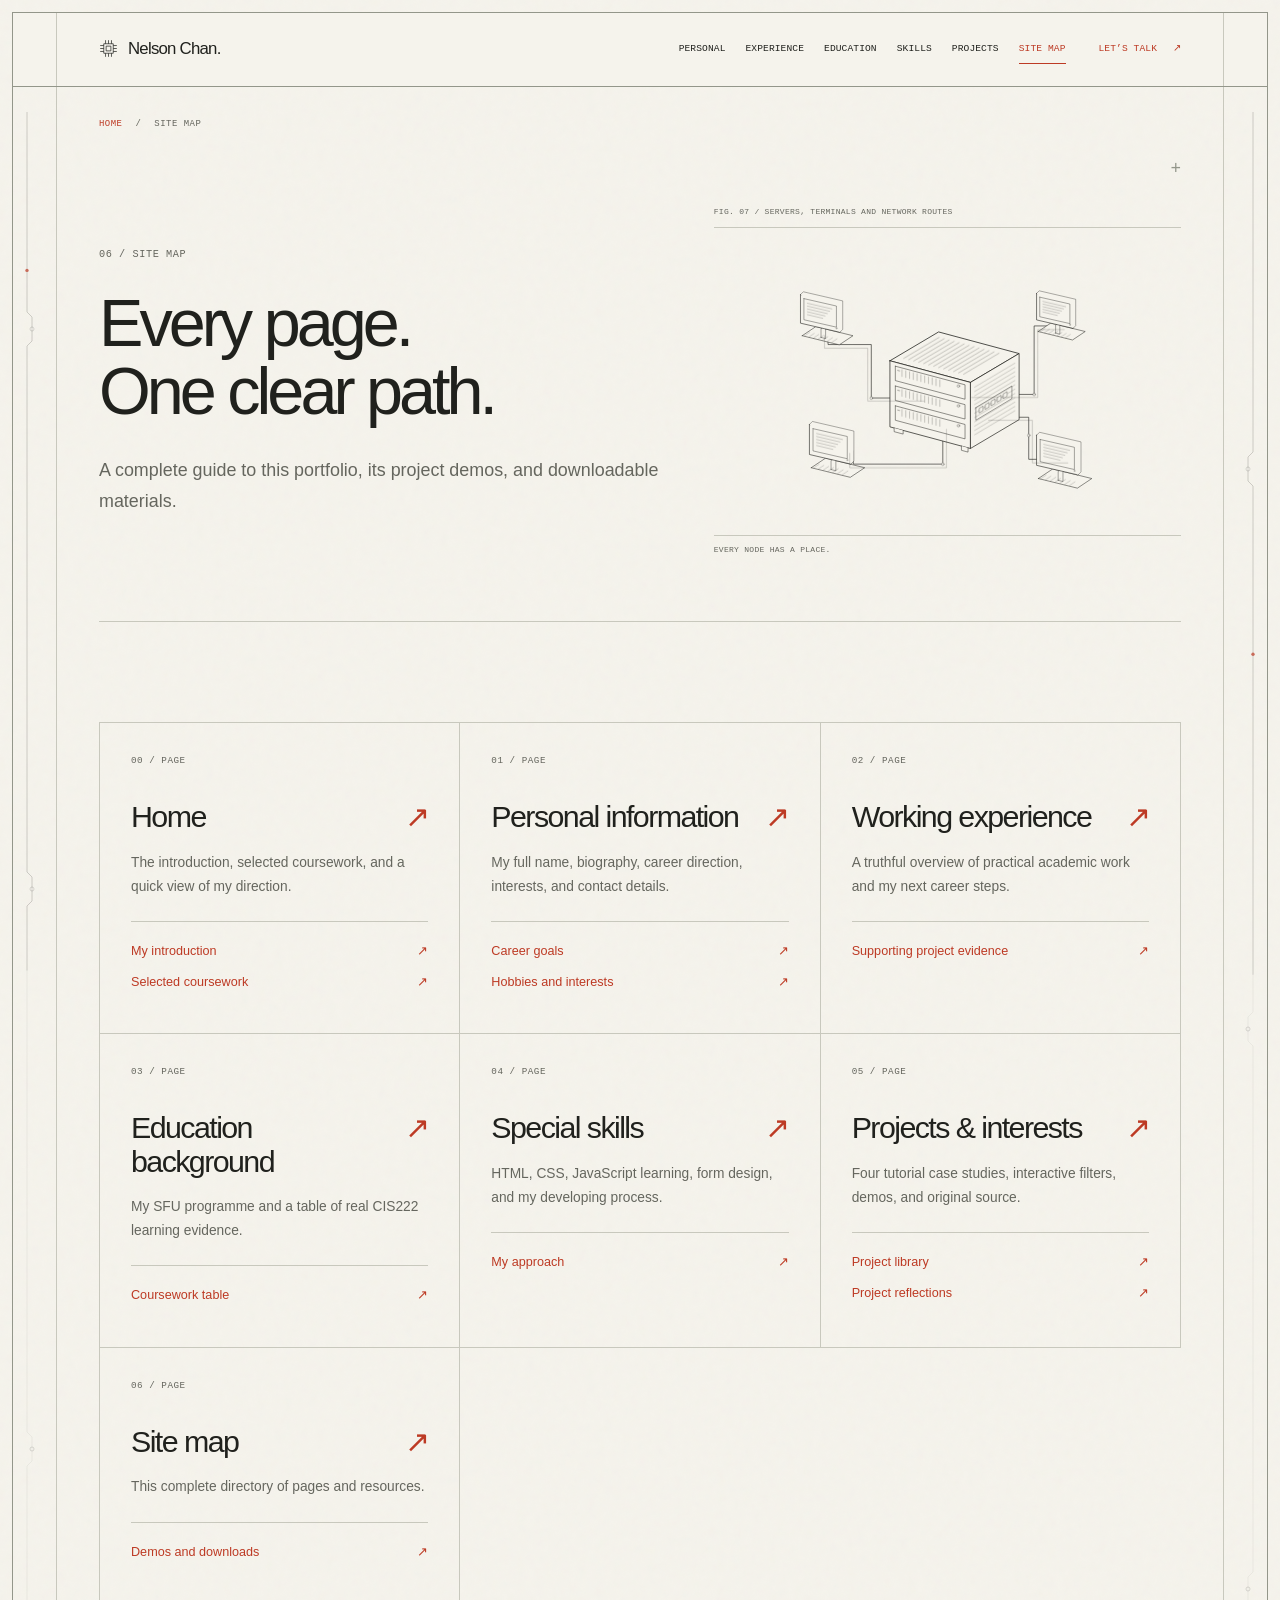
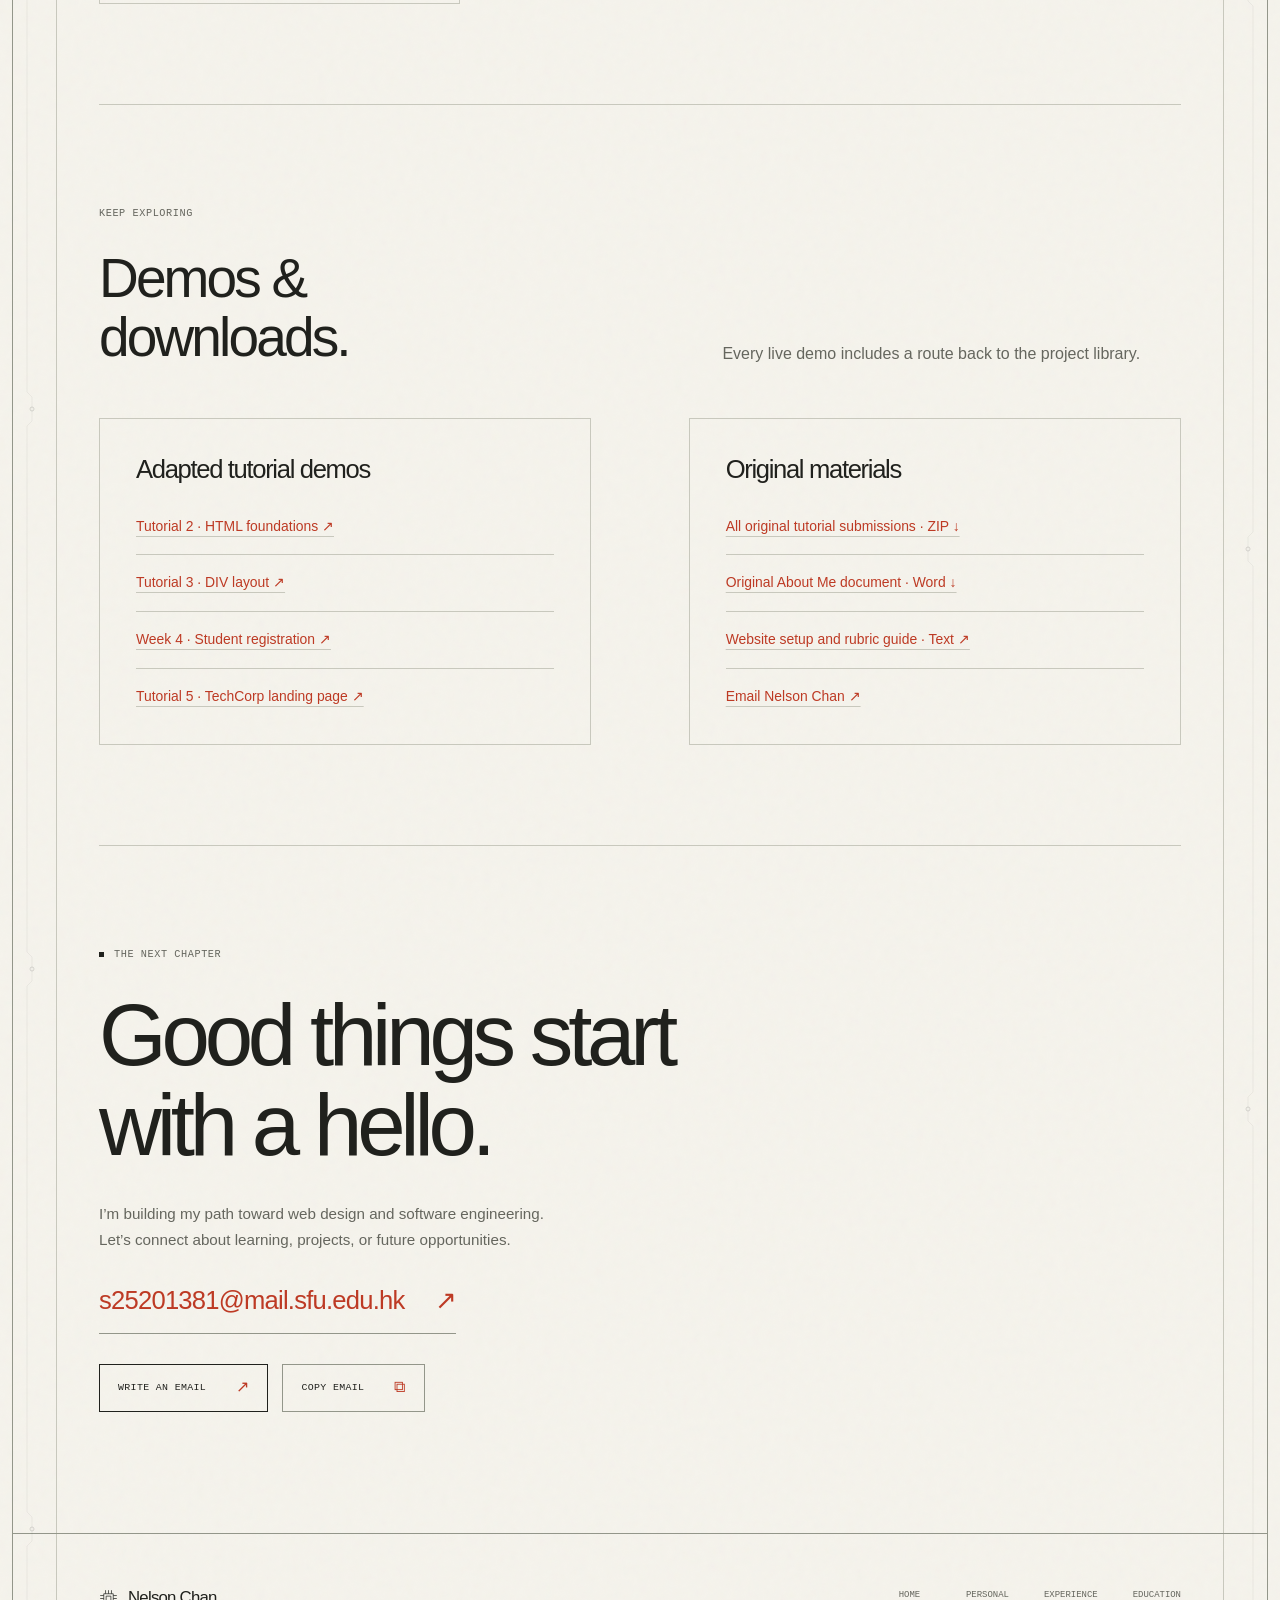
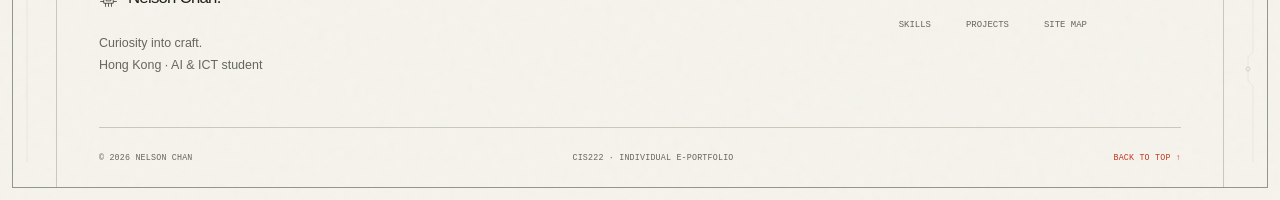
<file: sitemap.html>
<!DOCTYPE html>
<html lang="en"><head><meta charset="UTF-8"><meta name="viewport" content="width=device-width, initial-scale=1"><meta name="theme-color" content="#f5f3ec"><meta name="description" content="Navigate every Nelson Chan portfolio page, real CIS222 tutorial demo, and original source download."><title>Site map | Nelson Chan</title><link rel="icon" href="images/favicon.svg" type="image/svg+xml"><link rel="stylesheet" href="css/style.css"><link rel="stylesheet" href="css/it-motion.css"><script src="js/script.js" defer></script><script src="js/it-motion.js" defer></script></head><body id="top" data-page="sitemap"><a class="skip-link" href="#main">Skip to content</a><div class="scroll-progress" aria-hidden="true"></div><div class="intro-screen" aria-hidden="true"><div class="intro-label">NELSON CHAN / PORTFOLIO</div><span class="intro-number">000</span><div class="intro-rule"></div><div class="intro-note">DRAWING THE NEXT CHAPTER</div></div>
<header class="site-header"><div class="container nav-shell"><a class="brand" href="index.html" aria-label="Nelson Chan home"><svg viewBox="0 0 32 32" fill="none" aria-hidden="true"><path d="M8 8h16v16H8zM12 12h8v8h-8zM11 2v6m5-6v6m5-6v6M11 24v6m5-6v6m5-6v6M2 11h6m-6 5h6m-6 5h6M24 11h6m-6 5h6m-6 5h6" stroke="currentColor" stroke-width="1.2"/></svg><span class="brand-name">Nelson Chan<span class="brand-period">.</span></span></a><button class="menu-toggle" type="button" data-menu-toggle aria-controls="primary-nav" aria-expanded="false" aria-label="Open navigation"><span></span><span></span><span class="sr-only">Menu</span></button><nav class="nav-links" id="primary-nav" aria-label="Main navigation"><a href="personal.html">Personal</a><a href="experience.html">Experience</a><a href="education.html">Education</a><a href="skills.html">Skills</a><a href="projects.html">Projects</a><a href="sitemap.html" aria-current="page">Site map</a><a class="nav-contact" href="#contact">Let’s talk <span aria-hidden="true">↗</span></a></nav></div></header><main id="main" tabindex="-1"><div class="container"><div class="breadcrumbs"><a href="index.html">Home</a><span aria-hidden="true">/</span><span>Site map</span></div><section class="page-hero page-hero-illustrated"><div class="page-hero-layout"><div class="page-hero-copy"><div class="eyebrow">06 / SITE MAP</div><h1 class="page-title">Every page.<br><span class="accent-text">One clear path.</span></h1><p class="page-intro lede">A complete guide to this portfolio, its project demos, and downloadable materials.</p></div><figure class="page-illustration" aria-labelledby="study-caption"><div class="plate-label">FIG. 07 / Servers, terminals and network routes</div><svg xmlns="http://www.w3.org/2000/svg" viewBox="0 0 640 480" role="img" aria-labelledby="sitemap-ai-title sitemap-ai-desc" class="architectural-scene technical-scene">
<title id="sitemap-ai-title">A connected system</title><desc id="sitemap-ai-desc">An original fine-ink technical engraving of a central three-bay network server with ventilation, patch ports and four computer terminals connected by carefully routed paired cables.</desc>
<g stroke="#20211d" stroke-linecap="round" stroke-linejoin="round" fill="none"><g stroke-width="0.55"><path d="M285 268H193V179H121V160" data-draw="" pathLength="1" fill="none" stroke-width="1.05" /><path d="M354 262H464V148H509" data-draw="" pathLength="1" fill="none" stroke-width="1.05" /><path d="M312 316V378H163V356" data-draw="" pathLength="1" fill="none" stroke-width="1.05" /><path d="M383 300H455V370H514" data-draw="" pathLength="1" fill="none" stroke-width="1.05" /></g><g stroke-width="0.55"><path d="M77.95 164.3L139.7 179.5L162.5 164.3L100.75 149.1Z" data-draw="" pathLength="1" fill="#f5f3ec" stroke-width="0.85" /><path d="M109.3 167.15L109.3 152.9L116.9 148.15L116.9 169.05Z" data-draw="" pathLength="1" fill="#f5f3ec" stroke-width="0.65" /><path d="M75.1 95.9L140.65 111.1L140.65 158.6L75.1 143.4Z" data-draw="" pathLength="1" fill="#f5f3ec" stroke-width="1" /><path d="M75.1 95.9L79.85 91.15L145.4 106.35L145.4 153.85L140.65 158.6" data-draw="" pathLength="1" fill="#f5f3ec" stroke-width="0.6" /><path d="M80.8 102.55L134.95 114.9L134.95 150.05L80.8 137.7Z" data-draw="" pathLength="1" fill="#f5f3ec" stroke-width="0.65" /><path d="M470.68 157.32L527.88 171.4L549 157.32L491.8 143.24Z" data-draw="" pathLength="1" fill="#f5f3ec" stroke-width="0.85" /><path d="M499.72 159.96L499.72 146.76L506.76 142.36L506.76 161.72Z" data-draw="" pathLength="1" fill="#f5f3ec" stroke-width="0.65" /><path d="M468.04 93.96L528.76 108.04L528.76 152.04L468.04 137.96Z" data-draw="" pathLength="1" fill="#f5f3ec" stroke-width="1" /><path d="M468.04 93.96L472.44 89.56L533.16 103.64L533.16 147.64L528.76 152.04" data-draw="" pathLength="1" fill="#f5f3ec" stroke-width="0.6" /><path d="M473.32 100.12L523.48 111.56L523.48 144.12L473.32 132.68Z" data-draw="" pathLength="1" fill="#f5f3ec" stroke-width="0.65" /><path d="M224 206L358 242L439 194L305 158Z" data-draw="" pathLength="1" fill="#f5f3ec" stroke-width="1.3" /><path d="M224 206L224 316L358 352L358 242Z" data-draw="" pathLength="1" fill="#f5f3ec" stroke-width="1.2" /><path d="M358 242L439 194L439 304L358 352Z" data-draw="" pathLength="1" fill="#f5f3ec" stroke-width="1.15" /><path d="M233 215L349 246L349 270L233 239Z" data-draw="" pathLength="1" fill="#f5f3ec" stroke-width="0.8" /><path d="M233 248L349 279L349 303L233 272Z" data-draw="" pathLength="1" fill="#f5f3ec" stroke-width="0.8" /><path d="M233 281L349 312L349 336L233 305Z" data-draw="" pathLength="1" fill="#f5f3ec" stroke-width="0.8" /><path d="M367 284L427 248L427 269L367 305Z" data-draw="" pathLength="1" fill="#f5f3ec" stroke-width="0.65" /><path d="M93 384L158 400L182 384L117 368Z" data-draw="" pathLength="1" fill="#f5f3ec" stroke-width="0.85" /><path d="M126 387L126 372L134 367L134 389Z" data-draw="" pathLength="1" fill="#f5f3ec" stroke-width="0.65" /><path d="M90 312L159 328L159 378L90 362Z" data-draw="" pathLength="1" fill="#f5f3ec" stroke-width="1" /><path d="M90 312L95 307L164 323L164 373L159 378" data-draw="" pathLength="1" fill="#f5f3ec" stroke-width="0.6" /><path d="M96 319L153 332L153 369L96 356Z" data-draw="" pathLength="1" fill="#f5f3ec" stroke-width="0.65" /><path d="M471 402L536 418L560 402L495 386Z" data-draw="" pathLength="1" fill="#f5f3ec" stroke-width="0.85" /><path d="M504 405L504 390L512 385L512 407Z" data-draw="" pathLength="1" fill="#f5f3ec" stroke-width="0.65" /><path d="M468 330L537 346L537 396L468 380Z" data-draw="" pathLength="1" fill="#f5f3ec" stroke-width="1" /><path d="M468 330L473 325L542 341L542 391L537 396" data-draw="" pathLength="1" fill="#f5f3ec" stroke-width="0.6" /><path d="M474 337L531 350L531 387L474 374Z" data-draw="" pathLength="1" fill="#f5f3ec" stroke-width="0.65" /><path d="M231 318L231 324L246 328L246 322" data-draw="" pathLength="1" fill="#f5f3ec" stroke-width="0.8" /><path d="M343 348L343 355L354 358L354 351" data-draw="" pathLength="1" fill="#f5f3ec" stroke-width="0.8" /></g><g data-ink="" stroke-width="0.55"><path d="M281 273H187V185H115V164" fill="none" stroke-width="0.32" /><path d="M360 267H470V154H514" fill="none" stroke-width="0.32" /><path d="M318 320V384H157V360" fill="none" stroke-width="0.32" /><path d="M388 305H461V376H520" fill="none" stroke-width="0.32" /><path d="M86.5 110.15L127.35 119.65" fill="none" stroke-width="0.35" /><path d="M86.5 114.9L123.55 123.55" fill="none" stroke-width="0.35" /><path d="M86.5 119.65L119.75 127.44" fill="none" stroke-width="0.35" /><path d="M86.5 124.4L115.95 131.34" fill="none" stroke-width="0.35" /><path d="M86.5 129.15L112.15 135.23" fill="none" stroke-width="0.35" /><path d="M81.75 164.3L90.3 158.6" fill="none" stroke-width="0.3" /><path d="M89.35 166.1L97.9 160.41" fill="none" stroke-width="0.3" /><path d="M96.95 167.91L105.5 162.21" fill="none" stroke-width="0.3" /><path d="M104.55 169.72L113.1 164.01" fill="none" stroke-width="0.3" /><path d="M112.15 171.52L120.7 165.82" fill="none" stroke-width="0.3" /><path d="M119.75 173.32L128.3 167.62" fill="none" stroke-width="0.3" /><path d="M127.35 175.13L135.9 169.43" fill="none" stroke-width="0.3" /><circle cx="134.95" cy="151.95" r="1" fill="none" stroke-width="0.4"/><path d="M478.6 107.16L516.44 115.96" fill="none" stroke-width="0.35" /><path d="M478.6 111.56L512.92 119.57" fill="none" stroke-width="0.35" /><path d="M478.6 115.96L509.4 123.18" fill="none" stroke-width="0.35" /><path d="M478.6 120.36L505.88 126.78" fill="none" stroke-width="0.35" /><path d="M478.6 124.76L502.36 130.39" fill="none" stroke-width="0.35" /><path d="M474.2 157.32L482.12 152.04" fill="none" stroke-width="0.3" /><path d="M481.24 158.99L489.16 153.71" fill="none" stroke-width="0.3" /><path d="M488.28 160.66L496.2 155.38" fill="none" stroke-width="0.3" /><path d="M495.32 162.34L503.24 157.06" fill="none" stroke-width="0.3" /><path d="M502.36 164.01L510.28 158.73" fill="none" stroke-width="0.3" /><path d="M509.4 165.68L517.32 160.4" fill="none" stroke-width="0.3" /><path d="M516.44 167.35L524.36 162.07" fill="none" stroke-width="0.3" /><circle cx="523.48" cy="145.88" r="1" fill="none" stroke-width="0.4"/><path d="M244 221L244 232" fill="none" stroke-width="0.4" /><path d="M250.3 222.69L250.3 233.69" fill="none" stroke-width="0.4" /><path d="M256.6 224.38L256.6 235.38" fill="none" stroke-width="0.4" /><path d="M262.9 226.07L262.9 237.07" fill="none" stroke-width="0.4" /><path d="M269.2 227.76L269.2 238.76" fill="none" stroke-width="0.4" /><path d="M275.5 229.45L275.5 240.45" fill="none" stroke-width="0.4" /><path d="M281.8 231.14L281.8 242.14" fill="none" stroke-width="0.4" /><path d="M288.1 232.83L288.1 243.83" fill="none" stroke-width="0.4" /><path d="M294.4 234.52L294.4 245.52" fill="none" stroke-width="0.4" /><path d="M300.7 236.21L300.7 247.21" fill="none" stroke-width="0.4" /><path d="M307 237.9L307 248.9" fill="none" stroke-width="0.4" /><path d="M244 254L244 265" fill="none" stroke-width="0.4" /><path d="M250.3 255.69L250.3 266.69" fill="none" stroke-width="0.4" /><path d="M256.6 257.38L256.6 268.38" fill="none" stroke-width="0.4" /><path d="M262.9 259.07L262.9 270.07" fill="none" stroke-width="0.4" /><path d="M269.2 260.76L269.2 271.76" fill="none" stroke-width="0.4" /><path d="M275.5 262.45L275.5 273.45" fill="none" stroke-width="0.4" /><path d="M281.8 264.14L281.8 275.14" fill="none" stroke-width="0.4" /><path d="M288.1 265.83L288.1 276.83" fill="none" stroke-width="0.4" /><path d="M294.4 267.52L294.4 278.52" fill="none" stroke-width="0.4" /><path d="M300.7 269.21L300.7 280.21" fill="none" stroke-width="0.4" /><path d="M307 270.9L307 281.9" fill="none" stroke-width="0.4" /><path d="M244 287L244 298" fill="none" stroke-width="0.4" /><path d="M250.3 288.69L250.3 299.69" fill="none" stroke-width="0.4" /><path d="M256.6 290.38L256.6 301.38" fill="none" stroke-width="0.4" /><path d="M262.9 292.07L262.9 303.07" fill="none" stroke-width="0.4" /><path d="M269.2 293.76L269.2 304.76" fill="none" stroke-width="0.4" /><path d="M275.5 295.45L275.5 306.45" fill="none" stroke-width="0.4" /><path d="M281.8 297.14L281.8 308.14" fill="none" stroke-width="0.4" /><path d="M288.1 298.83L288.1 309.83" fill="none" stroke-width="0.4" /><path d="M294.4 300.52L294.4 311.52" fill="none" stroke-width="0.4" /><path d="M300.7 302.21L300.7 313.21" fill="none" stroke-width="0.4" /><path d="M307 303.9L307 314.9" fill="none" stroke-width="0.4" /><path d="M102 327L145 337" fill="none" stroke-width="0.35" /><path d="M102 332L141 341.1" fill="none" stroke-width="0.35" /><path d="M102 337L137 345.2" fill="none" stroke-width="0.35" /><path d="M102 342L133 349.3" fill="none" stroke-width="0.35" /><path d="M102 347L129 353.4" fill="none" stroke-width="0.35" /><path d="M97 384L106 378" fill="none" stroke-width="0.3" /><path d="M105 385.9L114 379.9" fill="none" stroke-width="0.3" /><path d="M113 387.8L122 381.8" fill="none" stroke-width="0.3" /><path d="M121 389.7L130 383.7" fill="none" stroke-width="0.3" /><path d="M129 391.6L138 385.6" fill="none" stroke-width="0.3" /><path d="M137 393.5L146 387.5" fill="none" stroke-width="0.3" /><path d="M145 395.4L154 389.4" fill="none" stroke-width="0.3" /><circle cx="153" cy="371" r="1" fill="none" stroke-width="0.4"/><path d="M480 345L523 355" fill="none" stroke-width="0.35" /><path d="M480 350L519 359.1" fill="none" stroke-width="0.35" /><path d="M480 355L515 363.2" fill="none" stroke-width="0.35" /><path d="M480 360L511 367.3" fill="none" stroke-width="0.35" /><path d="M480 365L507 371.4" fill="none" stroke-width="0.35" /><path d="M475 402L484 396" fill="none" stroke-width="0.3" /><path d="M483 403.9L492 397.9" fill="none" stroke-width="0.3" /><path d="M491 405.8L500 399.8" fill="none" stroke-width="0.3" /><path d="M499 407.7L508 401.7" fill="none" stroke-width="0.3" /><path d="M507 409.6L516 403.6" fill="none" stroke-width="0.3" /><path d="M515 411.5L524 405.5" fill="none" stroke-width="0.3" /><path d="M523 413.4L532 407.4" fill="none" stroke-width="0.3" /><circle cx="531" cy="389" r="1" fill="none" stroke-width="0.4"/><circle cx="193" cy="268" r="2.2" fill="#f5f3ec" stroke-width="0.5"/><circle cx="464" cy="262" r="2.2" fill="#f5f3ec" stroke-width="0.5"/><circle cx="312" cy="378" r="2.2" fill="#f5f3ec" stroke-width="0.5"/><circle cx="455" cy="330" r="2.2" fill="#f5f3ec" stroke-width="0.5"/></g><g data-ink="" stroke-width="0.55"><path d="M247 202L306 167" fill="none" stroke-width="0.4" /><path d="M255.3 204.2L314.3 169.2" fill="none" stroke-width="0.4" /><path d="M263.6 206.4L322.6 171.4" fill="none" stroke-width="0.4" /><path d="M271.9 208.6L330.9 173.6" fill="none" stroke-width="0.4" /><path d="M280.2 210.8L339.2 175.8" fill="none" stroke-width="0.4" /><path d="M288.5 213L347.5 178" fill="none" stroke-width="0.4" /><path d="M296.8 215.2L355.8 180.2" fill="none" stroke-width="0.4" /><path d="M305.1 217.4L364.1 182.4" fill="none" stroke-width="0.4" /><path d="M313.4 219.6L372.4 184.6" fill="none" stroke-width="0.4" /><path d="M321.7 221.8L380.7 186.8" fill="none" stroke-width="0.4" /><path d="M330 224L389 189" fill="none" stroke-width="0.4" /><path d="M338.3 226.2L397.3 191.2" fill="none" stroke-width="0.4" /><path d="M346.6 228.4L405.6 193.4" fill="none" stroke-width="0.4" /><path d="M365 250L432 210" fill="none" stroke-width="0.32" /><path d="M365 257.2L432 217.2" fill="none" stroke-width="0.32" /><path d="M365 264.4L432 224.4" fill="none" stroke-width="0.32" /><path d="M365 271.6L432 231.6" fill="none" stroke-width="0.32" /><path d="M365 278.8L432 238.8" fill="none" stroke-width="0.32" /><path d="M365 286L432 246" fill="none" stroke-width="0.32" /><path d="M365 293.2L432 253.2" fill="none" stroke-width="0.32" /><path d="M365 300.4L432 260.4" fill="none" stroke-width="0.32" /><path d="M365 307.6L432 267.6" fill="none" stroke-width="0.32" /><path d="M365 314.8L432 274.8" fill="none" stroke-width="0.32" /><path d="M365 322L432 282" fill="none" stroke-width="0.32" /><path d="M365 329.2L432 289.2" fill="none" stroke-width="0.32" /></g><g data-ink="" stroke-width="0.55"><circle cx="338" cy="248" r="2.1" fill="#f5f3ec" stroke-width="0.55"/><path d="M237 222L240 222.8" fill="none" stroke-width="0.65" /><circle cx="338" cy="281" r="2.1" fill="#f5f3ec" stroke-width="0.55"/><path d="M237 255L240 255.8" fill="none" stroke-width="0.65" /><circle cx="338" cy="314" r="2.1" fill="#f5f3ec" stroke-width="0.55"/><path d="M237 288L240 288.8" fill="none" stroke-width="0.65" /><path d="M373 285L379 281.4L379 289L373 292.6Z" fill="#f5f3ec" stroke-width="0.6" /><path d="M383 279L389 275.4L389 283L383 286.6Z" fill="#f5f3ec" stroke-width="0.6" /><path d="M393 273L399 269.4L399 277L393 280.6Z" fill="#f5f3ec" stroke-width="0.6" /><path d="M403 267L409 263.4L409 271L403 274.6Z" fill="#f5f3ec" stroke-width="0.6" /><path d="M413 261L419 257.4L419 265L413 268.6Z" fill="#f5f3ec" stroke-width="0.6" /></g></g></svg><figcaption id="study-caption">Every node has a place.</figcaption></figure></div></section><section class="section"><div class="sitemap-grid"><article class="sitemap-card card reveal"><span class="card-index">00 / PAGE</span><h2><a href="index.html">Home <span aria-hidden="true">↗</span></a></h2><p>The introduction, selected coursework, and a quick view of my direction.</p><ul><li><a href="index.html#intro">My introduction</a></li><li><a href="index.html#selected-work">Selected coursework</a></li></ul></article><article class="sitemap-card card reveal"><span class="card-index">01 / PAGE</span><h2><a href="personal.html">Personal information <span aria-hidden="true">↗</span></a></h2><p>My full name, biography, career direction, interests, and contact details.</p><ul><li><a href="personal.html#career">Career goals</a></li><li><a href="personal.html#interests">Hobbies and interests</a></li></ul></article><article class="sitemap-card card reveal"><span class="card-index">02 / PAGE</span><h2><a href="experience.html">Working experience <span aria-hidden="true">↗</span></a></h2><p>A truthful overview of practical academic work and my next career steps.</p><ul><li><a href="projects.html">Supporting project evidence</a></li></ul></article><article class="sitemap-card card reveal"><span class="card-index">03 / PAGE</span><h2><a href="education.html">Education background <span aria-hidden="true">↗</span></a></h2><p>My SFU programme and a table of real CIS222 learning evidence.</p><ul><li><a href="education.html#learning-record">Coursework table</a></li></ul></article><article class="sitemap-card card reveal"><span class="card-index">04 / PAGE</span><h2><a href="skills.html">Special skills <span aria-hidden="true">↗</span></a></h2><p>HTML, CSS, JavaScript learning, form design, and my developing process.</p><ul><li><a href="skills.html#approach">My approach</a></li></ul></article><article class="sitemap-card card reveal"><span class="card-index">05 / PAGE</span><h2><a href="projects.html">Projects & interests <span aria-hidden="true">↗</span></a></h2><p>Four tutorial case studies, interactive filters, demos, and original source.</p><ul><li><a href="projects.html#project-library">Project library</a></li><li><a href="projects.html#project-notes">Project reflections</a></li></ul></article><article class="sitemap-card card reveal"><span class="card-index">06 / PAGE</span><h2><a href="sitemap.html">Site map <span aria-hidden="true">↗</span></a></h2><p>This complete directory of pages and resources.</p><ul><li><a href="#resources">Demos and downloads</a></li></ul></article></div></section><section class="section" id="resources"><div class="section-head reveal"><div><p class="eyebrow">KEEP EXPLORING</p><h2 class="section-title">Demos &amp;<br><span class="accent-text">downloads.</span></h2></div><p>Every live demo includes a route back to the project library.</p></div><div class="two-col"><div class="card reveal"><h3>Adapted tutorial demos</h3><ul class="resource-list"><li><a href="work/tutorial-2.html">Tutorial 2 · HTML foundations ↗</a></li><li><a href="work/tutorial-3.html">Tutorial 3 · DIV layout ↗</a></li><li><a href="work/week-4.html">Week 4 · Student registration ↗</a></li><li><a href="work/tutorial-5.html">Tutorial 5 · TechCorp landing page ↗</a></li></ul></div><div class="card reveal"><h3>Original materials</h3><ul class="resource-list"><li><a href="downloads/cis222-original-tutorials.zip" download>All original tutorial submissions · ZIP ↓</a></li><li><a href="downloads/Nelson-Chan-About-Me.docx" download>Original About Me document · Word ↓</a></li><li><a href="README.txt">Website setup and rubric guide · Text ↗</a></li><li><a href="mailto:s25201381@mail.sfu.edu.hk">Email Nelson Chan ↗</a></li></ul></div></div></section><section class="contact-panel reveal" id="contact" aria-labelledby="contact-heading"><div class="eyebrow"><span class="status-dot"></span> THE NEXT CHAPTER</div><h2 class="contact-title" id="contact-heading">Good things start<br>with a <span class="accent-text">hello.</span></h2><p>I’m building my path toward web design and software engineering.<br>Let’s connect about learning, projects, or future opportunities.</p><a class="email-link" href="mailto:s25201381@mail.sfu.edu.hk">s25201381@mail.sfu.edu.hk <span aria-hidden="true">↗</span></a><div class="button-row"><a class="button button-primary" href="mailto:s25201381@mail.sfu.edu.hk">Write an email <span aria-hidden="true">↗</span></a><button class="button button-ghost" type="button" data-copy-email="s25201381@mail.sfu.edu.hk">Copy email <span aria-hidden="true">⧉</span></button></div><p class="copy-status micro-copy" role="status" aria-live="polite"></p></section></div></main><footer class="site-footer"><div class="container"><div class="footer-top"><div><a class="brand" href="index.html"><svg viewBox="0 0 32 32" fill="none" aria-hidden="true"><path d="M8 8h16v16H8zM12 12h8v8h-8zM11 2v6m5-6v6m5-6v6M11 24v6m5-6v6m5-6v6M2 11h6m-6 5h6m-6 5h6M24 11h6m-6 5h6m-6 5h6" stroke="currentColor" stroke-width="1.2"/></svg><span>Nelson Chan.</span></a><p>Curiosity into craft.<br>Hong Kong · AI &amp; ICT student</p></div><nav class="footer-nav" aria-label="Footer navigation"><a href="index.html">Home</a><a href="personal.html">Personal</a><a href="experience.html">Experience</a><a href="education.html">Education</a><a href="skills.html">Skills</a><a href="projects.html">Projects</a><a href="sitemap.html">Site map</a></nav></div><div class="footer-bottom"><p>© <span data-year>2026</span> Nelson Chan</p><p>CIS222 · Individual e-portfolio</p><a href="#top">Back to top ↑</a></div></div></footer><button class="back-to-top" type="button" data-back-to-top aria-label="Back to top" hidden>↑</button></body></html>
</file>
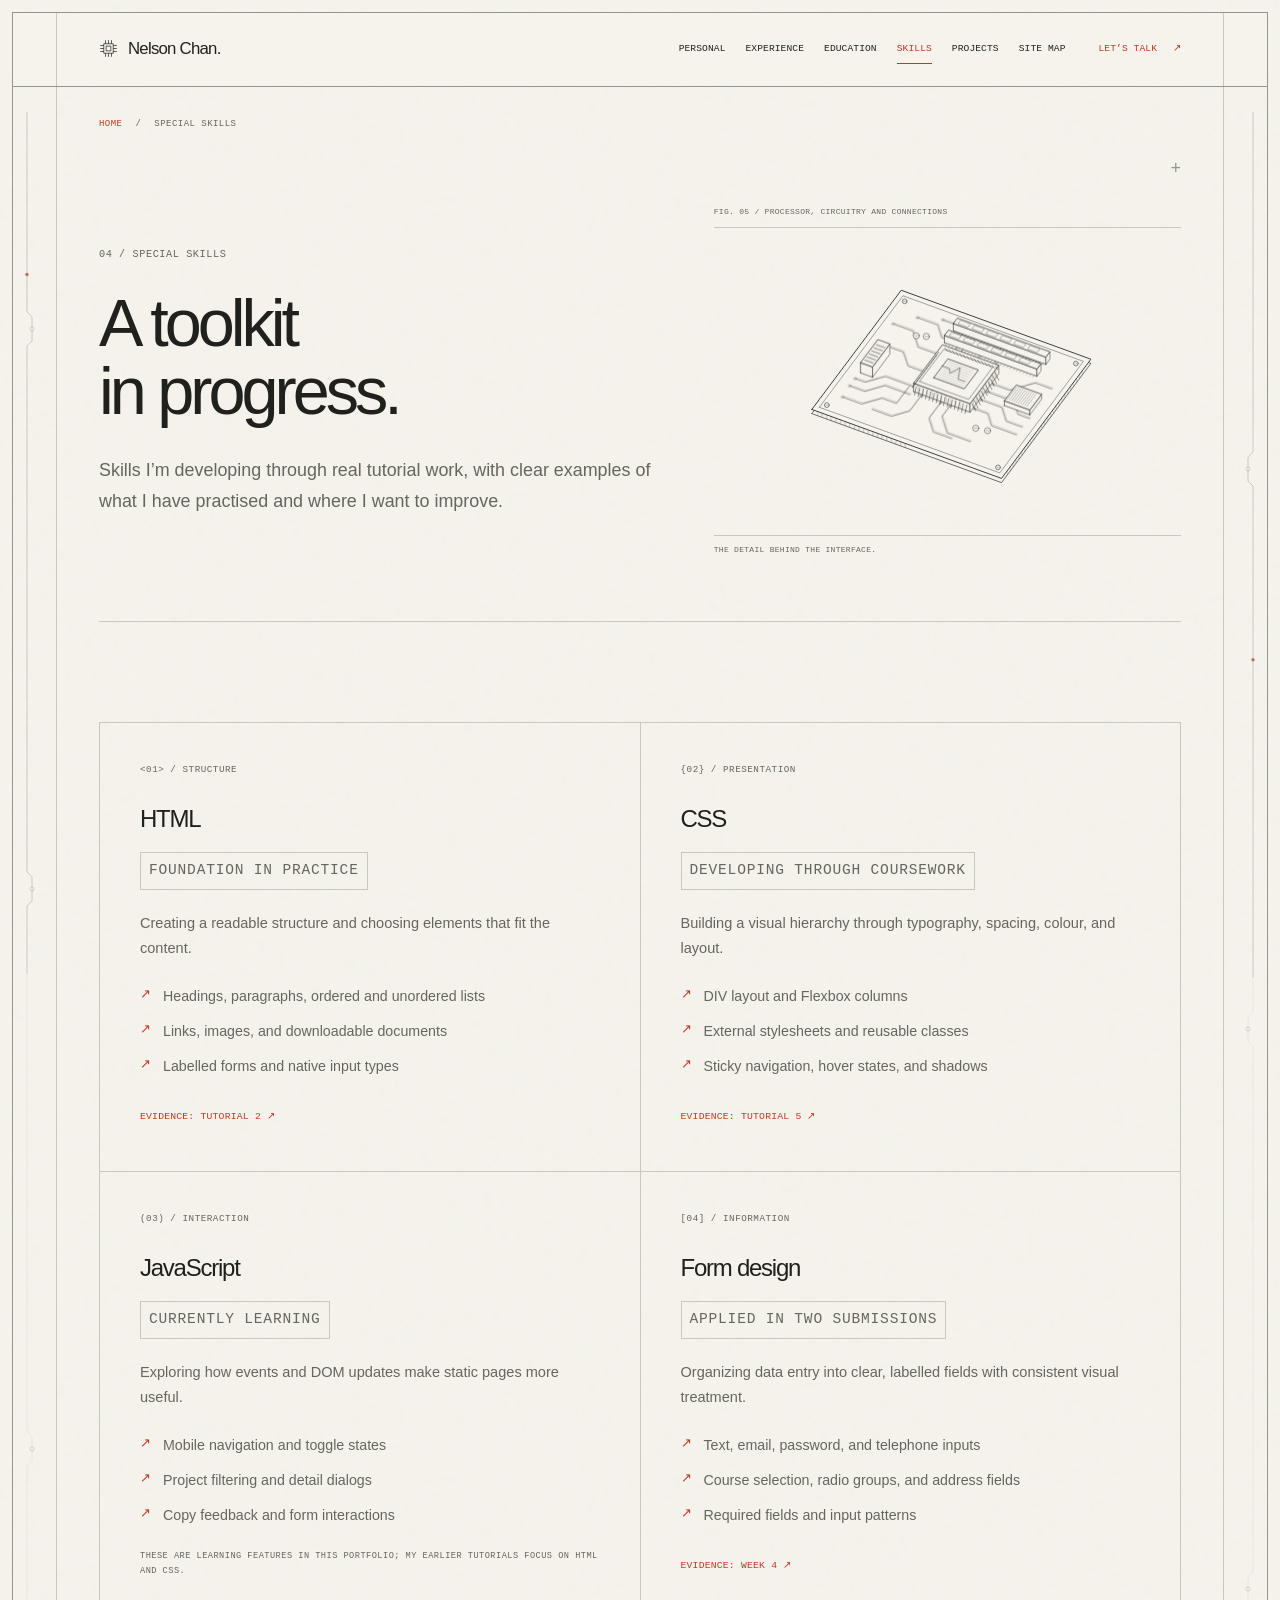
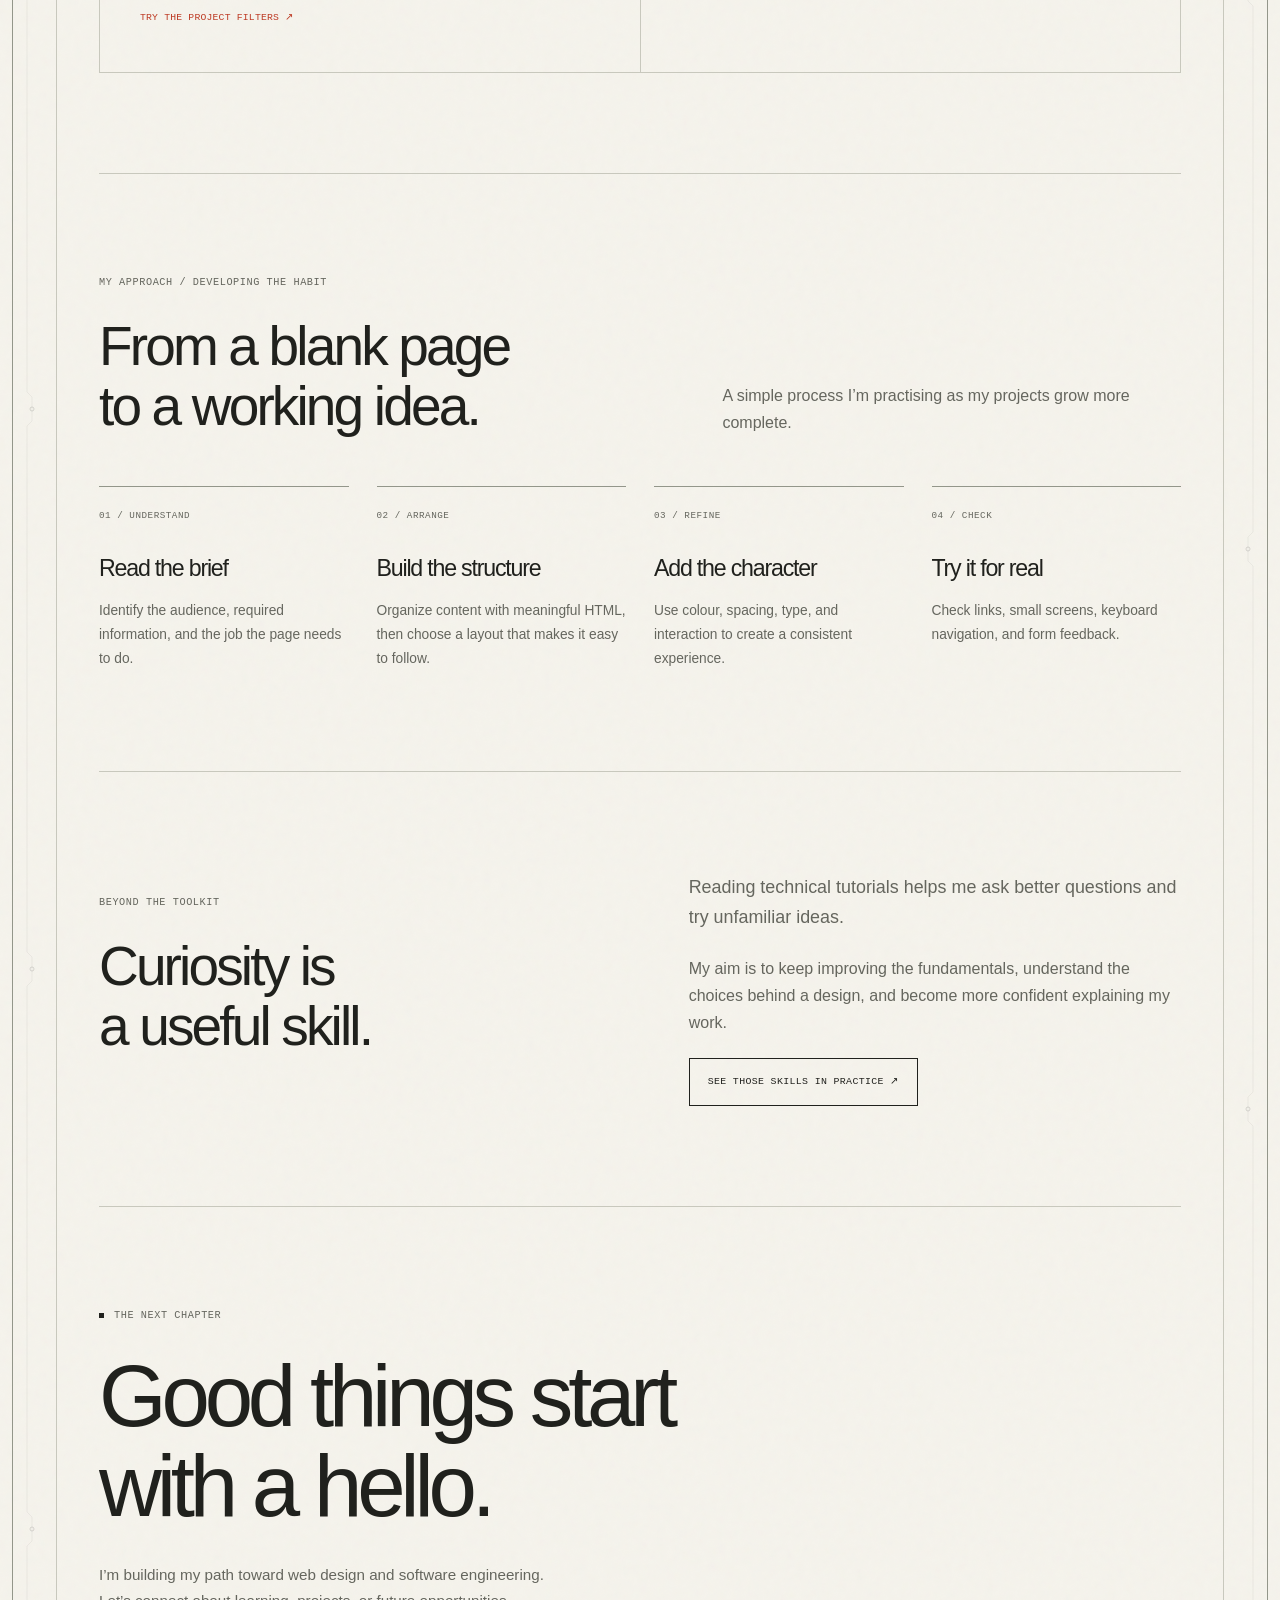
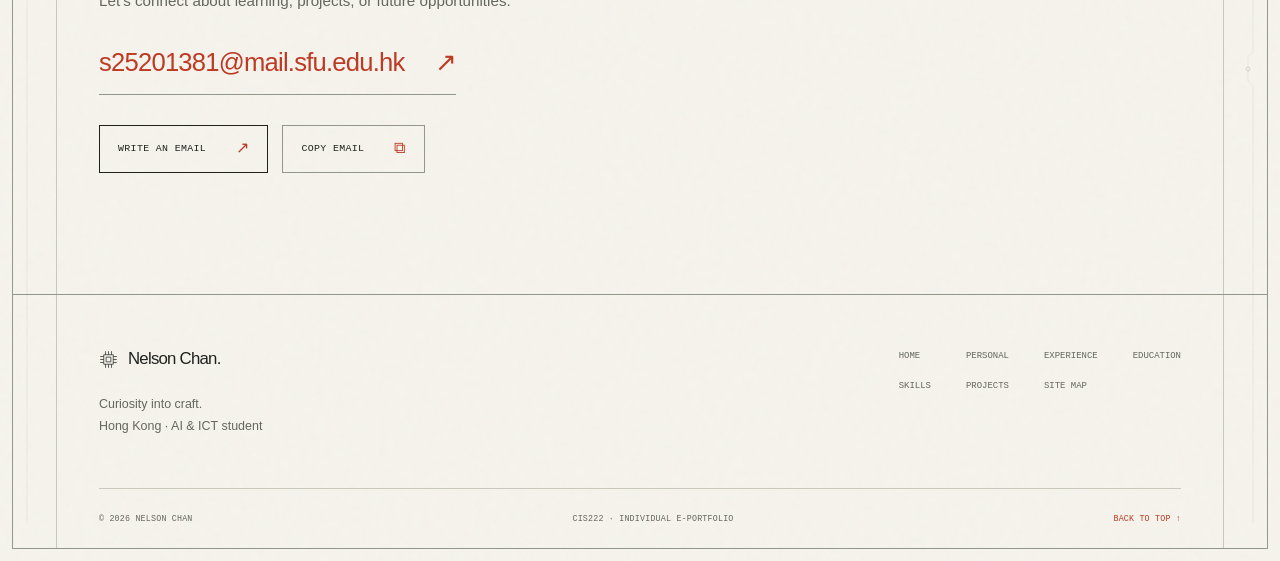
<file: skills.html>
<!DOCTYPE html>
<html lang="en"><head><meta charset="UTF-8"><meta name="viewport" content="width=device-width, initial-scale=1"><meta name="theme-color" content="#f5f3ec"><meta name="description" content="Nelson Chan’s developing HTML, CSS, JavaScript, form design, and layout skills, linked to real CIS222 project evidence."><title>Special skills | Nelson Chan</title><link rel="icon" href="images/favicon.svg" type="image/svg+xml"><link rel="stylesheet" href="css/style.css"><link rel="stylesheet" href="css/it-motion.css"><script src="js/script.js" defer></script><script src="js/it-motion.js" defer></script></head><body id="top" data-page="skills"><a class="skip-link" href="#main">Skip to content</a><div class="scroll-progress" aria-hidden="true"></div><div class="intro-screen" aria-hidden="true"><div class="intro-label">NELSON CHAN / PORTFOLIO</div><span class="intro-number">000</span><div class="intro-rule"></div><div class="intro-note">DRAWING THE NEXT CHAPTER</div></div>
<header class="site-header"><div class="container nav-shell"><a class="brand" href="index.html" aria-label="Nelson Chan home"><svg viewBox="0 0 32 32" fill="none" aria-hidden="true"><path d="M8 8h16v16H8zM12 12h8v8h-8zM11 2v6m5-6v6m5-6v6M11 24v6m5-6v6m5-6v6M2 11h6m-6 5h6m-6 5h6M24 11h6m-6 5h6m-6 5h6" stroke="currentColor" stroke-width="1.2"/></svg><span class="brand-name">Nelson Chan<span class="brand-period">.</span></span></a><button class="menu-toggle" type="button" data-menu-toggle aria-controls="primary-nav" aria-expanded="false" aria-label="Open navigation"><span></span><span></span><span class="sr-only">Menu</span></button><nav class="nav-links" id="primary-nav" aria-label="Main navigation"><a href="personal.html">Personal</a><a href="experience.html">Experience</a><a href="education.html">Education</a><a href="skills.html" aria-current="page">Skills</a><a href="projects.html">Projects</a><a href="sitemap.html">Site map</a><a class="nav-contact" href="#contact">Let’s talk <span aria-hidden="true">↗</span></a></nav></div></header><main id="main" tabindex="-1"><div class="container"><div class="breadcrumbs"><a href="index.html">Home</a><span aria-hidden="true">/</span><span>Special skills</span></div><section class="page-hero page-hero-illustrated"><div class="page-hero-layout"><div class="page-hero-copy"><div class="eyebrow">04 / SPECIAL SKILLS</div><h1 class="page-title">A toolkit<br><span class="accent-text">in progress.</span></h1><p class="page-intro lede">Skills I’m developing through real tutorial work, with clear examples of what I have practised and where I want to improve.</p></div><figure class="page-illustration" aria-labelledby="study-caption"><div class="plate-label">FIG. 05 / Processor, circuitry and connections</div><svg xmlns="http://www.w3.org/2000/svg" viewBox="0 0 640 480" role="img" aria-labelledby="skills-ai-title skills-ai-desc" class="architectural-scene technical-scene">
<title id="skills-ai-title">The circuit of learning</title><desc id="skills-ai-desc">An original perspective engraving of a circuit board with a raised central processor, pin connectors, paired memory modules, etched routes and fine component hatching.</desc>
<g stroke="#20211d" stroke-linecap="round" stroke-linejoin="round" fill="none"><g stroke-width="0.55"><path d="M94 294L409.7 408.8L558.5 210.4L242.8 95.6Z" data-draw="" pathLength="1" fill="#f5f3ec" stroke-width="1.05" /><path d="M94 287L409.7 401.8L558.5 203.4L242.8 88.6Z" data-draw="" pathLength="1" fill="#f5f3ec" stroke-width="1.4" /><path d="M106.5 283.4L406.8 392.6L546 207L245.7 97.8Z" data-draw="" pathLength="1" fill="none" stroke-width="0.65" /><circle cx="119" cy="279.8" r="4" data-draw="" pathLength="1" fill="#f5f3ec" stroke-width="0.85"/><circle cx="403.9" cy="383.4" r="4" data-draw="" pathLength="1" fill="#f5f3ec" stroke-width="0.85"/><circle cx="533.5" cy="210.6" r="4" data-draw="" pathLength="1" fill="#f5f3ec" stroke-width="0.85"/><circle cx="248.6" cy="107" r="4" data-draw="" pathLength="1" fill="#f5f3ec" stroke-width="0.85"/><g data-ink="" stroke-width="0.55"><path d="M144.76 266.36L177.1 278.12L210.85 268.4L234.72 277.08L255.84 248.92" fill="none" stroke-width="0.7" /><circle cx="144.76" cy="266.36" r="1.9" fill="#f5f3ec" stroke-width="0.5"/><path d="M146.2 264.44L178.54 276.2L212.29 266.48L236.16 275.16L257.28 247" fill="none" stroke-width="0.28" /><path d="M156.66 247.88L182.07 257.12L215.82 247.4L257.4 262.52" fill="none" stroke-width="0.7" /><circle cx="156.66" cy="247.88" r="1.9" fill="#f5f3ec" stroke-width="0.5"/><path d="M158.1 245.96L183.51 255.2L217.26 245.48L258.84 260.6" fill="none" stroke-width="0.28" /><path d="M165.78 235.72L182.72 241.88L216.47 232.16L266.52 250.36" fill="none" stroke-width="0.7" /><circle cx="165.78" cy="235.72" r="1.9" fill="#f5f3ec" stroke-width="0.5"/><path d="M167.22 233.8L184.16 239.96L217.91 230.24L267.96 248.44" fill="none" stroke-width="0.28" /><path d="M229.13 144.72L262.24 156.76L270.65 183.44L306.84 196.6" fill="none" stroke-width="0.7" /><circle cx="229.13" cy="144.72" r="1.9" fill="#f5f3ec" stroke-width="0.5"/><path d="M230.57 142.8L263.68 154.84L272.09 181.52L308.28 194.68" fill="none" stroke-width="0.28" /><path d="M269.42 134.12L303.3 146.44L309.97 167.6L340 178.52L325.12 198.36" fill="none" stroke-width="0.7" /><circle cx="269.42" cy="134.12" r="1.9" fill="#f5f3ec" stroke-width="0.5"/><path d="M270.86 132.2L304.74 144.52L311.41 165.68L341.44 176.6L326.56 196.44" fill="none" stroke-width="0.28" /><path d="M311.56 138.04L340.05 148.4L350.2 180.6L334.36 201.72" fill="none" stroke-width="0.7" /><circle cx="311.56" cy="138.04" r="1.9" fill="#f5f3ec" stroke-width="0.5"/><path d="M313 136.12L341.49 146.48L351.64 178.68L335.8 199.8" fill="none" stroke-width="0.28" /><path d="M386.25 165.2L370.41 186.32L374.18 198.28L363.62 212.36" fill="none" stroke-width="0.7" /><circle cx="386.25" cy="165.2" r="1.9" fill="#f5f3ec" stroke-width="0.5"/><path d="M387.69 163.28L371.85 184.4L375.62 196.36L365.06 210.44" fill="none" stroke-width="0.28" /><path d="M416.47 174.56L397.27 200.16L400.75 211.2L392.11 222.72" fill="none" stroke-width="0.7" /><circle cx="416.47" cy="174.56" r="1.9" fill="#f5f3ec" stroke-width="0.5"/><path d="M417.91 172.64L398.71 198.24L402.19 209.28L393.55 220.8" fill="none" stroke-width="0.28" /><path d="M363.54 285.64L386.64 294.04L393.02 314.28L434.6 329.4" fill="none" stroke-width="0.7" /><circle cx="363.54" cy="285.64" r="1.9" fill="#f5f3ec" stroke-width="0.5"/><path d="M364.98 283.72L388.08 292.12L394.46 312.36L436.04 327.48" fill="none" stroke-width="0.28" /><path d="M374.58 270.92L410 283.8L417.25 306.8L444.2 316.6" fill="none" stroke-width="0.7" /><circle cx="374.58" cy="270.92" r="1.9" fill="#f5f3ec" stroke-width="0.5"/><path d="M376.02 269L411.44 281.88L418.69 304.88L445.64 314.68" fill="none" stroke-width="0.28" /><path d="M384.66 257.48L430.09 274L436.76 295.16L456.78 302.44" fill="none" stroke-width="0.7" /><circle cx="384.66" cy="257.48" r="1.9" fill="#f5f3ec" stroke-width="0.5"/><path d="M386.1 255.56L431.53 272.08L438.2 293.24L458.22 300.52" fill="none" stroke-width="0.28" /><path d="M394.26 244.68L423.52 255.32L466.02 243.08L493.74 253.16" fill="none" stroke-width="0.7" /><circle cx="394.26" cy="244.68" r="1.9" fill="#f5f3ec" stroke-width="0.5"/><path d="M395.7 242.76L424.96 253.4L467.46 241.16L495.18 251.24" fill="none" stroke-width="0.28" /><path d="M323.9 281L310.46 298.92L319.16 326.52L357.66 340.52" fill="none" stroke-width="0.7" /><circle cx="323.9" cy="281" r="1.9" fill="#f5f3ec" stroke-width="0.5"/><path d="M325.34 279.08L311.9 297L320.6 324.6L359.1 338.6" fill="none" stroke-width="0.28" /><path d="M308.5 275.4L288.82 301.64L296.07 324.64L326.87 335.84" fill="none" stroke-width="0.7" /><circle cx="308.5" cy="275.4" r="1.9" fill="#f5f3ec" stroke-width="0.5"/><path d="M309.94 273.48L290.26 299.72L297.51 322.72L328.31 333.92" fill="none" stroke-width="0.28" /><path d="M276.16 263.64L256.48 289.88L226.48 298.52L194.14 286.76" fill="none" stroke-width="0.7" /><circle cx="276.16" cy="263.64" r="1.9" fill="#f5f3ec" stroke-width="0.5"/><path d="M277.6 261.72L257.92 287.96L227.92 296.6L195.58 284.84" fill="none" stroke-width="0.28" /><path d="M286.3 226.6L253.96 214.84L245.94 191.56L209.75 178.4" fill="none" stroke-width="0.7" /><circle cx="286.3" cy="226.6" r="1.9" fill="#f5f3ec" stroke-width="0.5"/><path d="M287.74 224.68L255.4 212.92L247.38 189.64L211.19 176.48" fill="none" stroke-width="0.28" /></g><path d="M263.26 257.32L357.2 291.48L357.2 277.48L263.26 243.32Z" data-draw="" pathLength="1" fill="#f5f3ec" stroke-width="0.95" /><path d="M357.2 291.48L405.2 227.48L405.2 213.48L357.2 277.48Z" data-draw="" pathLength="1" fill="#f5f3ec" stroke-width="0.8" /><path d="M263.26 243.32L357.2 277.48L405.2 213.48L311.26 179.32Z" data-draw="" pathLength="1" fill="#f5f3ec" stroke-width="1.1" /><path d="M273.26 240.44L354.88 270.12L395.2 216.36L313.58 186.68Z" data-draw="" pathLength="1" fill="#f5f3ec" stroke-width="0.7" /><path d="M296.82 234.16L347.64 252.64L371.16 221.28L320.34 202.8Z" data-draw="" pathLength="1" fill="#f5f3ec" stroke-width="1.1" /><path d="M314.6 175.8L468.6 231.8L468.6 219.8L314.6 163.8Z" data-draw="" pathLength="1" fill="#f5f3ec" stroke-width="0.95" /><path d="M468.6 231.8L475.32 222.84L475.32 210.84L468.6 219.8Z" data-draw="" pathLength="1" fill="#f5f3ec" stroke-width="0.8" /><path d="M314.6 163.8L468.6 219.8L475.32 210.84L321.32 154.84Z" data-draw="" pathLength="1" fill="#f5f3ec" stroke-width="1.1" /><path d="M329.48 155.96L483.48 211.96L483.48 199.96L329.48 143.96Z" data-draw="" pathLength="1" fill="#f5f3ec" stroke-width="0.95" /><path d="M483.48 211.96L490.2 203L490.2 191L483.48 199.96Z" data-draw="" pathLength="1" fill="#f5f3ec" stroke-width="0.8" /><path d="M329.48 143.96L483.48 199.96L490.2 191L336.2 135Z" data-draw="" pathLength="1" fill="#f5f3ec" stroke-width="1.1" /><path d="M175 226.04L195.02 233.32L195.02 216.32L175 209.04Z" data-draw="" pathLength="1" fill="#f5f3ec" stroke-width="0.95" /><path d="M195.02 233.32L223.82 194.92L223.82 177.92L195.02 216.32Z" data-draw="" pathLength="1" fill="#f5f3ec" stroke-width="0.8" /><path d="M175 209.04L195.02 216.32L223.82 177.92L203.8 170.64Z" data-draw="" pathLength="1" fill="#f5f3ec" stroke-width="1.1" /><path d="M414.42 280.52L456.77 295.92L456.77 287.92L414.42 272.52Z" data-draw="" pathLength="1" fill="#f5f3ec" stroke-width="0.95" /><path d="M456.77 295.92L476.45 269.68L476.45 261.68L456.77 287.92Z" data-draw="" pathLength="1" fill="#f5f3ec" stroke-width="0.8" /><path d="M414.42 272.52L456.77 287.92L476.45 261.68L434.1 246.28Z" data-draw="" pathLength="1" fill="#f5f3ec" stroke-width="1.1" /></g><g data-ink="" stroke-width="0.55"><path d="M117 279.8L121 279.8" fill="none" stroke-width="0.5" /><path d="M401.9 383.4L405.9 383.4" fill="none" stroke-width="0.5" /><path d="M531.5 210.6L535.5 210.6" fill="none" stroke-width="0.5" /><path d="M246.6 107L250.6 107" fill="none" stroke-width="0.5" /><path d="M265 262.84L267.88 249" fill="none" stroke-width="0.8" /><path d="M315.88 185L319.72 189.88" fill="none" stroke-width="0.8" /><path d="M271.01 265.02L273.89 251.18" fill="none" stroke-width="0.8" /><path d="M321.89 187.18L325.73 192.06" fill="none" stroke-width="0.8" /><path d="M277.01 267.21L279.89 253.37" fill="none" stroke-width="0.8" /><path d="M327.89 189.37L331.73 194.25" fill="none" stroke-width="0.8" /><path d="M283.02 269.39L285.9 255.55" fill="none" stroke-width="0.8" /><path d="M333.9 191.55L337.74 196.43" fill="none" stroke-width="0.8" /><path d="M289.02 271.58L291.9 257.74" fill="none" stroke-width="0.8" /><path d="M339.9 193.74L343.74 198.62" fill="none" stroke-width="0.8" /><path d="M295.03 273.76L297.91 259.92" fill="none" stroke-width="0.8" /><path d="M345.91 195.92L349.75 200.8" fill="none" stroke-width="0.8" /><path d="M301.04 275.94L303.92 262.1" fill="none" stroke-width="0.8" /><path d="M351.92 198.1L355.76 202.98" fill="none" stroke-width="0.8" /><path d="M307.04 278.13L309.92 264.29" fill="none" stroke-width="0.8" /><path d="M357.92 200.29L361.76 205.17" fill="none" stroke-width="0.8" /><path d="M313.05 280.31L315.93 266.47" fill="none" stroke-width="0.8" /><path d="M363.93 202.47L367.77 207.35" fill="none" stroke-width="0.8" /><path d="M319.05 282.5L321.93 268.66" fill="none" stroke-width="0.8" /><path d="M369.93 204.66L373.77 209.54" fill="none" stroke-width="0.8" /><path d="M325.06 284.68L327.94 270.84" fill="none" stroke-width="0.8" /><path d="M375.94 206.84L379.78 211.72" fill="none" stroke-width="0.8" /><path d="M331.07 286.86L333.95 273.02" fill="none" stroke-width="0.8" /><path d="M381.95 209.02L385.79 213.9" fill="none" stroke-width="0.8" /><path d="M337.07 289.05L339.95 275.21" fill="none" stroke-width="0.8" /><path d="M387.95 211.21L391.79 216.09" fill="none" stroke-width="0.8" /><path d="M343.08 291.23L345.96 277.39" fill="none" stroke-width="0.8" /><path d="M393.96 213.39L397.8 218.27" fill="none" stroke-width="0.8" /><path d="M349.08 293.42L351.96 279.58" fill="none" stroke-width="0.8" /><path d="M399.96 215.58L403.8 220.46" fill="none" stroke-width="0.8" /><path d="M261.23 250.88L266.62 242.84" fill="none" stroke-width="0.8" /><path d="M360.56 277L366.72 289.24" fill="none" stroke-width="0.8" /><path d="M265.07 245.76L270.46 237.72" fill="none" stroke-width="0.8" /><path d="M364.4 271.88L370.56 284.12" fill="none" stroke-width="0.8" /><path d="M268.91 240.64L274.3 232.6" fill="none" stroke-width="0.8" /><path d="M368.24 266.76L374.4 279" fill="none" stroke-width="0.8" /><path d="M272.75 235.52L278.14 227.48" fill="none" stroke-width="0.8" /><path d="M372.08 261.64L378.24 273.88" fill="none" stroke-width="0.8" /><path d="M276.59 230.4L281.98 222.36" fill="none" stroke-width="0.8" /><path d="M375.92 256.52L382.08 268.76" fill="none" stroke-width="0.8" /><path d="M280.43 225.28L285.82 217.24" fill="none" stroke-width="0.8" /><path d="M379.76 251.4L385.92 263.64" fill="none" stroke-width="0.8" /><path d="M284.27 220.16L289.66 212.12" fill="none" stroke-width="0.8" /><path d="M383.6 246.28L389.76 258.52" fill="none" stroke-width="0.8" /><path d="M288.11 215.04L293.5 207" fill="none" stroke-width="0.8" /><path d="M387.44 241.16L393.6 253.4" fill="none" stroke-width="0.8" /><path d="M291.95 209.92L297.34 201.88" fill="none" stroke-width="0.8" /><path d="M391.28 236.04L397.44 248.28" fill="none" stroke-width="0.8" /><path d="M295.79 204.8L301.18 196.76" fill="none" stroke-width="0.8" /><path d="M395.12 230.92L401.28 243.16" fill="none" stroke-width="0.8" /><path d="M299.63 199.68L305.02 191.64" fill="none" stroke-width="0.8" /><path d="M398.96 225.8L405.12 238.04" fill="none" stroke-width="0.8" /><path d="M323.26 164.32L338.66 169.92L342.98 164.16L327.58 158.56Z" fill="#f5f3ec" stroke-width="0.55" /><path d="M346.36 172.72L361.76 178.32L366.08 172.56L350.68 166.96Z" fill="#f5f3ec" stroke-width="0.55" /><path d="M369.46 181.12L384.86 186.72L389.18 180.96L373.78 175.36Z" fill="#f5f3ec" stroke-width="0.55" /><path d="M392.56 189.52L407.96 195.12L412.28 189.36L396.88 183.76Z" fill="#f5f3ec" stroke-width="0.55" /><path d="M415.66 197.92L431.06 203.52L435.38 197.76L419.98 192.16Z" fill="#f5f3ec" stroke-width="0.55" /><path d="M438.76 206.32L454.16 211.92L458.48 206.16L443.08 200.56Z" fill="#f5f3ec" stroke-width="0.55" /><path d="M318.45 177.2L316.05 180.4" fill="none" stroke-width="0.4" /><path d="M323.84 179.16L321.44 182.36" fill="none" stroke-width="0.4" /><path d="M329.23 181.12L326.83 184.32" fill="none" stroke-width="0.4" /><path d="M334.62 183.08L332.22 186.28" fill="none" stroke-width="0.4" /><path d="M340.01 185.04L337.61 188.24" fill="none" stroke-width="0.4" /><path d="M345.4 187L343 190.2" fill="none" stroke-width="0.4" /><path d="M350.79 188.96L348.39 192.16" fill="none" stroke-width="0.4" /><path d="M356.18 190.92L353.78 194.12" fill="none" stroke-width="0.4" /><path d="M361.57 192.88L359.17 196.08" fill="none" stroke-width="0.4" /><path d="M366.96 194.84L364.56 198.04" fill="none" stroke-width="0.4" /><path d="M372.35 196.8L369.95 200" fill="none" stroke-width="0.4" /><path d="M377.74 198.76L375.34 201.96" fill="none" stroke-width="0.4" /><path d="M383.13 200.72L380.73 203.92" fill="none" stroke-width="0.4" /><path d="M388.52 202.68L386.12 205.88" fill="none" stroke-width="0.4" /><path d="M393.91 204.64L391.51 207.84" fill="none" stroke-width="0.4" /><path d="M399.3 206.6L396.9 209.8" fill="none" stroke-width="0.4" /><path d="M404.69 208.56L402.29 211.76" fill="none" stroke-width="0.4" /><path d="M410.08 210.52L407.68 213.72" fill="none" stroke-width="0.4" /><path d="M415.47 212.48L413.07 215.68" fill="none" stroke-width="0.4" /><path d="M420.86 214.44L418.46 217.64" fill="none" stroke-width="0.4" /><path d="M426.25 216.4L423.85 219.6" fill="none" stroke-width="0.4" /><path d="M431.64 218.36L429.24 221.56" fill="none" stroke-width="0.4" /><path d="M437.03 220.32L434.63 223.52" fill="none" stroke-width="0.4" /><path d="M442.42 222.28L440.02 225.48" fill="none" stroke-width="0.4" /><path d="M447.81 224.24L445.41 227.44" fill="none" stroke-width="0.4" /><path d="M453.2 226.2L450.8 229.4" fill="none" stroke-width="0.4" /><path d="M458.59 228.16L456.19 231.36" fill="none" stroke-width="0.4" /><path d="M463.98 230.12L461.58 233.32" fill="none" stroke-width="0.4" /><path d="M338.14 144.48L353.54 150.08L357.86 144.32L342.46 138.72Z" fill="#f5f3ec" stroke-width="0.55" /><path d="M361.24 152.88L376.64 158.48L380.96 152.72L365.56 147.12Z" fill="#f5f3ec" stroke-width="0.55" /><path d="M384.34 161.28L399.74 166.88L404.06 161.12L388.66 155.52Z" fill="#f5f3ec" stroke-width="0.55" /><path d="M407.44 169.68L422.84 175.28L427.16 169.52L411.76 163.92Z" fill="#f5f3ec" stroke-width="0.55" /><path d="M430.54 178.08L445.94 183.68L450.26 177.92L434.86 172.32Z" fill="#f5f3ec" stroke-width="0.55" /><path d="M453.64 186.48L469.04 192.08L473.36 186.32L457.96 180.72Z" fill="#f5f3ec" stroke-width="0.55" /><path d="M333.33 157.36L330.93 160.56" fill="none" stroke-width="0.4" /><path d="M338.72 159.32L336.32 162.52" fill="none" stroke-width="0.4" /><path d="M344.11 161.28L341.71 164.48" fill="none" stroke-width="0.4" /><path d="M349.5 163.24L347.1 166.44" fill="none" stroke-width="0.4" /><path d="M354.89 165.2L352.49 168.4" fill="none" stroke-width="0.4" /><path d="M360.28 167.16L357.88 170.36" fill="none" stroke-width="0.4" /><path d="M365.67 169.12L363.27 172.32" fill="none" stroke-width="0.4" /><path d="M371.06 171.08L368.66 174.28" fill="none" stroke-width="0.4" /><path d="M376.45 173.04L374.05 176.24" fill="none" stroke-width="0.4" /><path d="M381.84 175L379.44 178.2" fill="none" stroke-width="0.4" /><path d="M387.23 176.96L384.83 180.16" fill="none" stroke-width="0.4" /><path d="M392.62 178.92L390.22 182.12" fill="none" stroke-width="0.4" /><path d="M398.01 180.88L395.61 184.08" fill="none" stroke-width="0.4" /><path d="M403.4 182.84L401 186.04" fill="none" stroke-width="0.4" /><path d="M408.79 184.8L406.39 188" fill="none" stroke-width="0.4" /><path d="M414.18 186.76L411.78 189.96" fill="none" stroke-width="0.4" /><path d="M419.57 188.72L417.17 191.92" fill="none" stroke-width="0.4" /><path d="M424.96 190.68L422.56 193.88" fill="none" stroke-width="0.4" /><path d="M430.35 192.64L427.95 195.84" fill="none" stroke-width="0.4" /><path d="M435.74 194.6L433.34 197.8" fill="none" stroke-width="0.4" /><path d="M441.13 196.56L438.73 199.76" fill="none" stroke-width="0.4" /><path d="M446.52 198.52L444.12 201.72" fill="none" stroke-width="0.4" /><path d="M451.91 200.48L449.51 203.68" fill="none" stroke-width="0.4" /><path d="M457.3 202.44L454.9 205.64" fill="none" stroke-width="0.4" /><path d="M462.69 204.4L460.29 207.6" fill="none" stroke-width="0.4" /><path d="M468.08 206.36L465.68 209.56" fill="none" stroke-width="0.4" /><path d="M473.47 208.32L471.07 211.52" fill="none" stroke-width="0.4" /><path d="M478.86 210.28L476.46 213.48" fill="none" stroke-width="0.4" /><path d="M181.92 205.04L195.78 210.08" fill="none" stroke-width="0.65" /><path d="M182.88 203.76L196.74 208.8" fill="none" stroke-width="0.28" /><path d="M185.76 199.92L199.62 204.96" fill="none" stroke-width="0.65" /><path d="M186.72 198.64L200.58 203.68" fill="none" stroke-width="0.28" /><path d="M189.6 194.8L203.46 199.84" fill="none" stroke-width="0.65" /><path d="M190.56 193.52L204.42 198.56" fill="none" stroke-width="0.28" /><path d="M193.44 189.68L207.3 194.72" fill="none" stroke-width="0.65" /><path d="M194.4 188.4L208.26 193.44" fill="none" stroke-width="0.28" /><path d="M197.28 184.56L211.14 189.6" fill="none" stroke-width="0.65" /><path d="M198.24 183.28L212.1 188.32" fill="none" stroke-width="0.28" /><path d="M201.12 179.44L214.98 184.48" fill="none" stroke-width="0.65" /><path d="M202.08 178.16L215.94 183.2" fill="none" stroke-width="0.28" /><circle cx="267.84" cy="164.2" r="5.1" fill="#f5f3ec" stroke-width="0.75"/><path d="M265.84 164.2L269.84 164.2" fill="none" stroke-width="0.5" /><circle cx="284.58" cy="165.4" r="5.1" fill="#f5f3ec" stroke-width="0.75"/><path d="M282.58 165.4L286.58 165.4" fill="none" stroke-width="0.5" /><circle cx="366.87" cy="318.32" r="5.1" fill="#f5f3ec" stroke-width="0.75"/><path d="M364.87 318.32L368.87 318.32" fill="none" stroke-width="0.5" /><circle cx="386.5" cy="322.2" r="5.1" fill="#f5f3ec" stroke-width="0.75"/><path d="M384.5 322.2L388.5 322.2" fill="none" stroke-width="0.5" /><path d="M419.42 270.08L435.26 248.96" fill="none" stroke-width="0.4" /><path d="M423.04 271.4L438.88 250.28" fill="none" stroke-width="0.4" /><path d="M426.66 272.71L442.5 251.59" fill="none" stroke-width="0.4" /><path d="M430.28 274.03L446.12 252.91" fill="none" stroke-width="0.4" /><path d="M433.9 275.34L449.74 254.22" fill="none" stroke-width="0.4" /><path d="M437.51 276.66L453.36 255.54" fill="none" stroke-width="0.4" /><path d="M441.13 277.98L456.97 256.86" fill="none" stroke-width="0.4" /><path d="M444.75 279.29L460.59 258.17" fill="none" stroke-width="0.4" /><path d="M448.37 280.61L464.21 259.49" fill="none" stroke-width="0.4" /><path d="M451.99 281.92L467.83 260.8" fill="none" stroke-width="0.4" /></g><g data-ink="" stroke-width="0.55"><path d="M270.96 259.12L270.96 247.12" fill="none" stroke-width="0.35" /><path d="M278.66 261.92L278.66 249.92" fill="none" stroke-width="0.35" /><path d="M286.36 264.72L286.36 252.72" fill="none" stroke-width="0.35" /><path d="M294.06 267.52L294.06 255.52" fill="none" stroke-width="0.35" /><path d="M301.76 270.32L301.76 258.32" fill="none" stroke-width="0.35" /><path d="M309.46 273.12L309.46 261.12" fill="none" stroke-width="0.35" /><path d="M317.16 275.92L317.16 263.92" fill="none" stroke-width="0.35" /><path d="M324.86 278.72L324.86 266.72" fill="none" stroke-width="0.35" /><path d="M332.56 281.52L332.56 269.52" fill="none" stroke-width="0.35" /><path d="M340.26 284.32L340.26 272.32" fill="none" stroke-width="0.35" /><path d="M362.48 283.44L362.48 271.44" fill="none" stroke-width="0.35" /><path d="M367.76 276.4L367.76 264.4" fill="none" stroke-width="0.35" /><path d="M373.04 269.36L373.04 257.36" fill="none" stroke-width="0.35" /><path d="M378.32 262.32L378.32 250.32" fill="none" stroke-width="0.35" /><path d="M383.6 255.28L383.6 243.28" fill="none" stroke-width="0.35" /><path d="M388.88 248.24L388.88 236.24" fill="none" stroke-width="0.35" /><path d="M394.16 241.2L394.16 229.2" fill="none" stroke-width="0.35" /><path d="M399.44 234.16L399.44 222.16" fill="none" stroke-width="0.35" /></g><g data-ink="" stroke-width="0.55"><path d="M103.24 291.36L103.24 296.36" fill="none" stroke-width="0.45" /><path d="M110.94 294.16L110.94 299.16" fill="none" stroke-width="0.45" /><path d="M118.64 296.96L118.64 301.96" fill="none" stroke-width="0.45" /><path d="M126.34 299.76L126.34 304.76" fill="none" stroke-width="0.45" /><path d="M134.04 302.56L134.04 307.56" fill="none" stroke-width="0.45" /><path d="M141.74 305.36L141.74 310.36" fill="none" stroke-width="0.45" /><path d="M149.44 308.16L149.44 313.16" fill="none" stroke-width="0.45" /><path d="M157.14 310.96L157.14 315.96" fill="none" stroke-width="0.45" /><path d="M164.84 313.76L164.84 318.76" fill="none" stroke-width="0.45" /><path d="M172.54 316.56L172.54 321.56" fill="none" stroke-width="0.45" /><path d="M180.24 319.36L180.24 324.36" fill="none" stroke-width="0.45" /><path d="M187.94 322.16L187.94 327.16" fill="none" stroke-width="0.45" /><path d="M195.64 324.96L195.64 329.96" fill="none" stroke-width="0.45" /><path d="M203.34 327.76L203.34 332.76" fill="none" stroke-width="0.45" /><path d="M211.04 330.56L211.04 335.56" fill="none" stroke-width="0.45" /><path d="M218.74 333.36L218.74 338.36" fill="none" stroke-width="0.45" /><path d="M226.44 336.16L226.44 341.16" fill="none" stroke-width="0.45" /><path d="M234.14 338.96L234.14 343.96" fill="none" stroke-width="0.45" /><path d="M241.84 341.76L241.84 346.76" fill="none" stroke-width="0.45" /><path d="M249.54 344.56L249.54 349.56" fill="none" stroke-width="0.45" /><path d="M419.3 390L419.3 395" fill="none" stroke-width="0.35" /><path d="M424.1 383.6L424.1 388.6" fill="none" stroke-width="0.35" /><path d="M428.9 377.2L428.9 382.2" fill="none" stroke-width="0.35" /><path d="M433.7 370.8L433.7 375.8" fill="none" stroke-width="0.35" /><path d="M438.5 364.4L438.5 369.4" fill="none" stroke-width="0.35" /><path d="M443.3 358L443.3 363" fill="none" stroke-width="0.35" /><path d="M448.1 351.6L448.1 356.6" fill="none" stroke-width="0.35" /><path d="M452.9 345.2L452.9 350.2" fill="none" stroke-width="0.35" /><path d="M457.7 338.8L457.7 343.8" fill="none" stroke-width="0.35" /><path d="M462.5 332.4L462.5 337.4" fill="none" stroke-width="0.35" /><path d="M467.3 326L467.3 331" fill="none" stroke-width="0.35" /><path d="M472.1 319.6L472.1 324.6" fill="none" stroke-width="0.35" /><path d="M476.9 313.2L476.9 318.2" fill="none" stroke-width="0.35" /><path d="M481.7 306.8L481.7 311.8" fill="none" stroke-width="0.35" /><path d="M486.5 300.4L486.5 305.4" fill="none" stroke-width="0.35" /><path d="M491.3 294L491.3 299" fill="none" stroke-width="0.35" /><path d="M496.1 287.6L496.1 292.6" fill="none" stroke-width="0.35" /><path d="M500.9 281.2L500.9 286.2" fill="none" stroke-width="0.35" /><path d="M505.7 274.8L505.7 279.8" fill="none" stroke-width="0.35" /><path d="M510.5 268.4L510.5 273.4" fill="none" stroke-width="0.35" /><path d="M515.3 262L515.3 267" fill="none" stroke-width="0.35" /><path d="M520.1 255.6L520.1 260.6" fill="none" stroke-width="0.35" /><path d="M524.9 249.2L524.9 254.2" fill="none" stroke-width="0.35" /><path d="M529.7 242.8L529.7 247.8" fill="none" stroke-width="0.35" /><path d="M534.5 236.4L534.5 241.4" fill="none" stroke-width="0.35" /><path d="M539.3 230L539.3 235" fill="none" stroke-width="0.35" /><path d="M544.1 223.6L544.1 228.6" fill="none" stroke-width="0.35" /><path d="M303.07 232.36L345.42 247.76" fill="none" stroke-width="0.23" /><path d="M305.71 228.84L348.06 244.24" fill="none" stroke-width="0.23" /><path d="M308.35 225.32L350.7 240.72" fill="none" stroke-width="0.23" /><path d="M310.99 221.8L353.34 237.2" fill="none" stroke-width="0.23" /><path d="M313.63 218.28L355.98 233.68" fill="none" stroke-width="0.23" /><path d="M316.27 214.76L358.62 230.16" fill="none" stroke-width="0.23" /><path d="M318.91 211.24L361.26 226.64" fill="none" stroke-width="0.23" /><path d="M321.55 207.72L363.9 223.12" fill="none" stroke-width="0.23" /><path d="M310.74 214.6L323.06 219.08L324.13 226.8L340.95 217.44L337.42 236.52L348.97 240.72" fill="none" stroke-width="0.8" /></g></g></svg><figcaption id="study-caption">The detail behind the interface.</figcaption></figure></div></section><section class="section"><div class="skill-grid"><article class="skill-card card reveal"><span class="card-index">&lt;01&gt; / STRUCTURE</span><h2>HTML</h2><p class="skill-level">Foundation in practice</p><p>Creating a readable structure and choosing elements that fit the content.</p><ul class="check-list"><li>Headings, paragraphs, ordered and unordered lists</li><li>Links, images, and downloadable documents</li><li>Labelled forms and native input types</li></ul><a class="text-link" href="work/tutorial-2.html">Evidence: Tutorial 2 ↗</a></article><article class="skill-card card reveal"><span class="card-index">{02} / PRESENTATION</span><h2>CSS</h2><p class="skill-level">Developing through coursework</p><p>Building a visual hierarchy through typography, spacing, colour, and layout.</p><ul class="check-list"><li>DIV layout and Flexbox columns</li><li>External stylesheets and reusable classes</li><li>Sticky navigation, hover states, and shadows</li></ul><a class="text-link" href="work/tutorial-5.html">Evidence: Tutorial 5 ↗</a></article><article class="skill-card card reveal"><span class="card-index">(03) / INTERACTION</span><h2>JavaScript</h2><p class="skill-level">Currently learning</p><p>Exploring how events and DOM updates make static pages more useful.</p><ul class="check-list"><li>Mobile navigation and toggle states</li><li>Project filtering and detail dialogs</li><li>Copy feedback and form interactions</li></ul><p class="micro-copy">These are learning features in this portfolio; my earlier tutorials focus on HTML and CSS.</p><a class="text-link" href="projects.html#project-library">Try the project filters ↗</a></article><article class="skill-card card reveal"><span class="card-index">[04] / INFORMATION</span><h2>Form design</h2><p class="skill-level">Applied in two submissions</p><p>Organizing data entry into clear, labelled fields with consistent visual treatment.</p><ul class="check-list"><li>Text, email, password, and telephone inputs</li><li>Course selection, radio groups, and address fields</li><li>Required fields and input patterns</li></ul><a class="text-link" href="work/week-4.html">Evidence: Week 4 ↗</a></article></div></section>
<section class="section" id="approach"><div class="section-head reveal"><div><p class="eyebrow">MY APPROACH / DEVELOPING THE HABIT</p><h2 class="section-title">From a blank page<br><span class="accent-text">to a working idea.</span></h2></div><p>A simple process I’m practising as my projects grow more complete.</p></div><div class="process-grid"><article class="process-step reveal"><span class="card-index">01 / UNDERSTAND</span><h3>Read the brief</h3><p>Identify the audience, required information, and the job the page needs to do.</p></article><article class="process-step reveal"><span class="card-index">02 / ARRANGE</span><h3>Build the structure</h3><p>Organize content with meaningful HTML, then choose a layout that makes it easy to follow.</p></article><article class="process-step reveal"><span class="card-index">03 / REFINE</span><h3>Add the character</h3><p>Use colour, spacing, type, and interaction to create a consistent experience.</p></article><article class="process-step reveal"><span class="card-index">04 / CHECK</span><h3>Try it for real</h3><p>Check links, small screens, keyboard navigation, and form feedback.</p></article></div></section>
<section class="section two-col"><div class="reveal"><p class="eyebrow">BEYOND THE TOOLKIT</p><h2 class="section-title">Curiosity is<br><span class="accent-text">a useful skill.</span></h2></div><div class="reveal"><p class="lede">Reading technical tutorials helps me ask better questions and try unfamiliar ideas.</p><p>My aim is to keep improving the fundamentals, understand the choices behind a design, and become more confident explaining my work.</p><a class="button button-primary" href="projects.html">See those skills in practice ↗</a></div></section><section class="contact-panel reveal" id="contact" aria-labelledby="contact-heading"><div class="eyebrow"><span class="status-dot"></span> THE NEXT CHAPTER</div><h2 class="contact-title" id="contact-heading">Good things start<br>with a <span class="accent-text">hello.</span></h2><p>I’m building my path toward web design and software engineering.<br>Let’s connect about learning, projects, or future opportunities.</p><a class="email-link" href="mailto:s25201381@mail.sfu.edu.hk">s25201381@mail.sfu.edu.hk <span aria-hidden="true">↗</span></a><div class="button-row"><a class="button button-primary" href="mailto:s25201381@mail.sfu.edu.hk">Write an email <span aria-hidden="true">↗</span></a><button class="button button-ghost" type="button" data-copy-email="s25201381@mail.sfu.edu.hk">Copy email <span aria-hidden="true">⧉</span></button></div><p class="copy-status micro-copy" role="status" aria-live="polite"></p></section></div></main><footer class="site-footer"><div class="container"><div class="footer-top"><div><a class="brand" href="index.html"><svg viewBox="0 0 32 32" fill="none" aria-hidden="true"><path d="M8 8h16v16H8zM12 12h8v8h-8zM11 2v6m5-6v6m5-6v6M11 24v6m5-6v6m5-6v6M2 11h6m-6 5h6m-6 5h6M24 11h6m-6 5h6m-6 5h6" stroke="currentColor" stroke-width="1.2"/></svg><span>Nelson Chan.</span></a><p>Curiosity into craft.<br>Hong Kong · AI &amp; ICT student</p></div><nav class="footer-nav" aria-label="Footer navigation"><a href="index.html">Home</a><a href="personal.html">Personal</a><a href="experience.html">Experience</a><a href="education.html">Education</a><a href="skills.html">Skills</a><a href="projects.html">Projects</a><a href="sitemap.html">Site map</a></nav></div><div class="footer-bottom"><p>© <span data-year>2026</span> Nelson Chan</p><p>CIS222 · Individual e-portfolio</p><a href="#top">Back to top ↑</a></div></div></footer><button class="back-to-top" type="button" data-back-to-top aria-label="Back to top" hidden>↑</button></body></html>
</file>
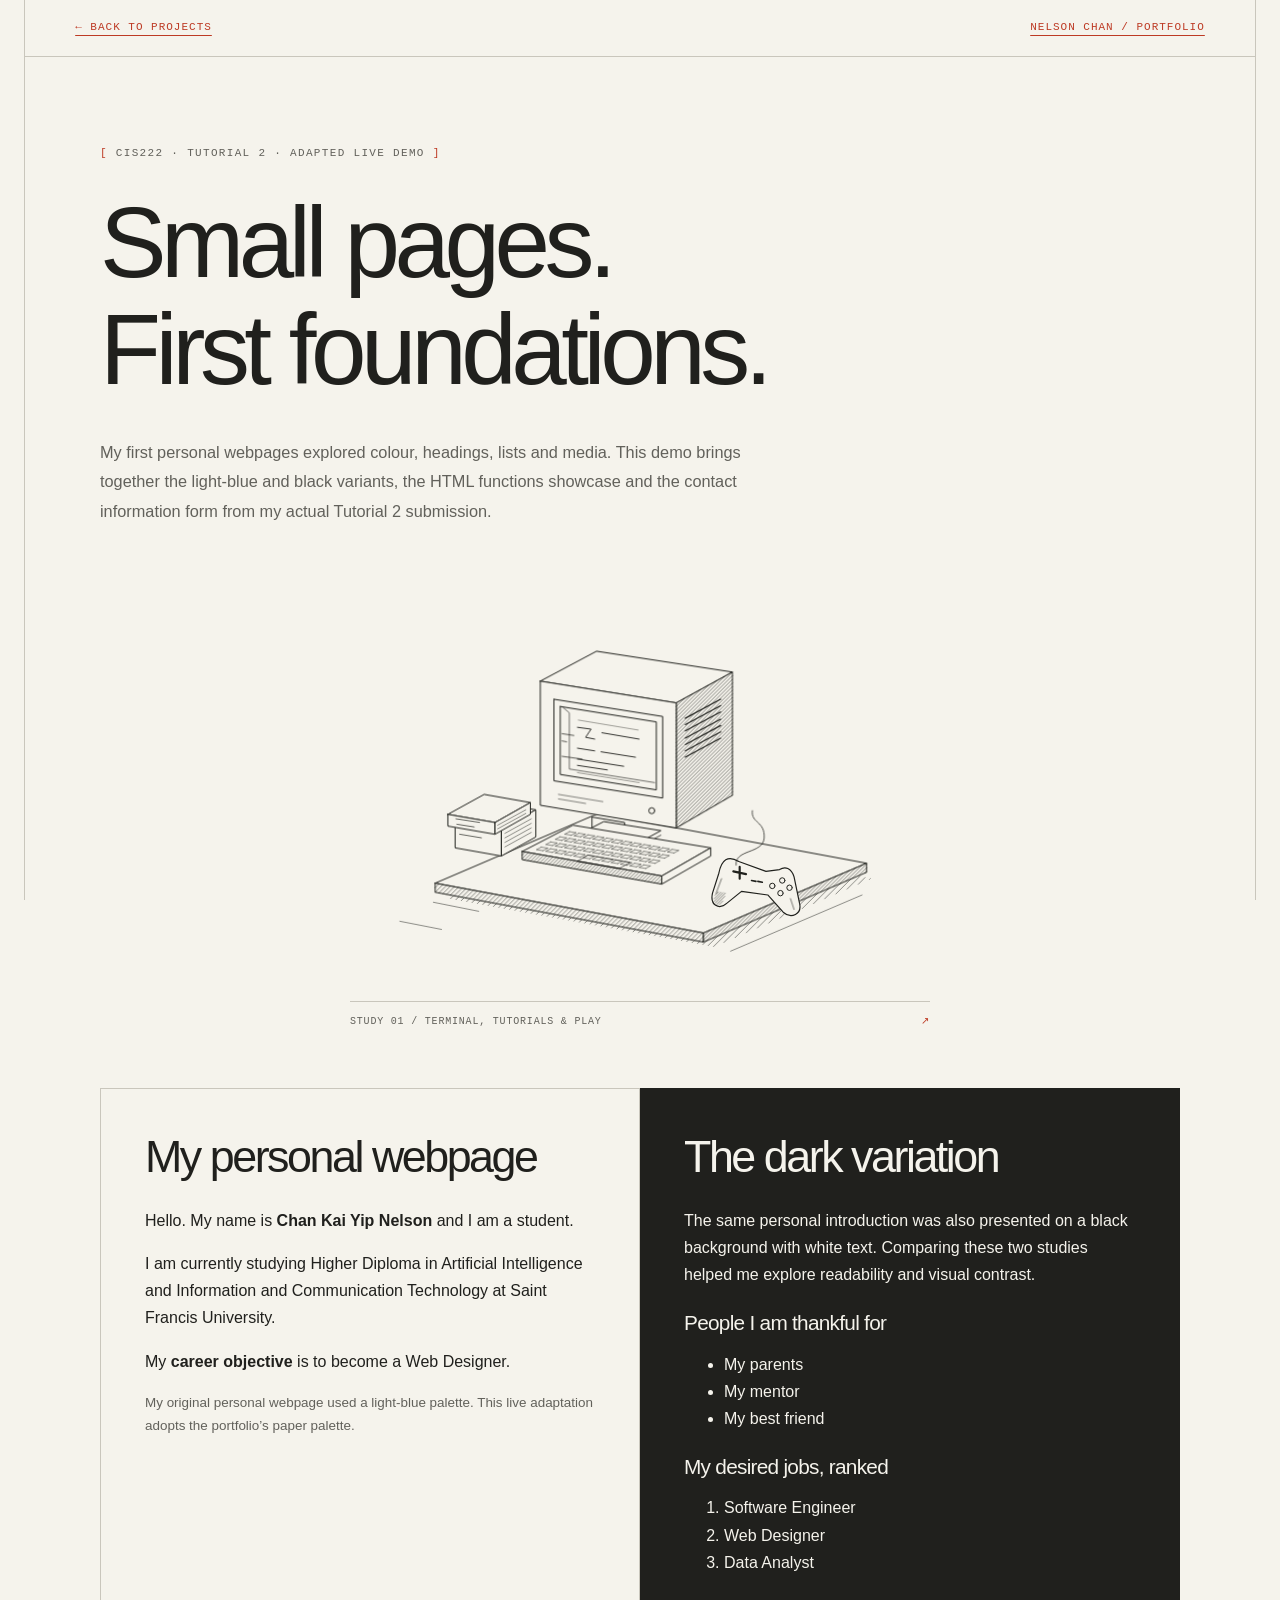
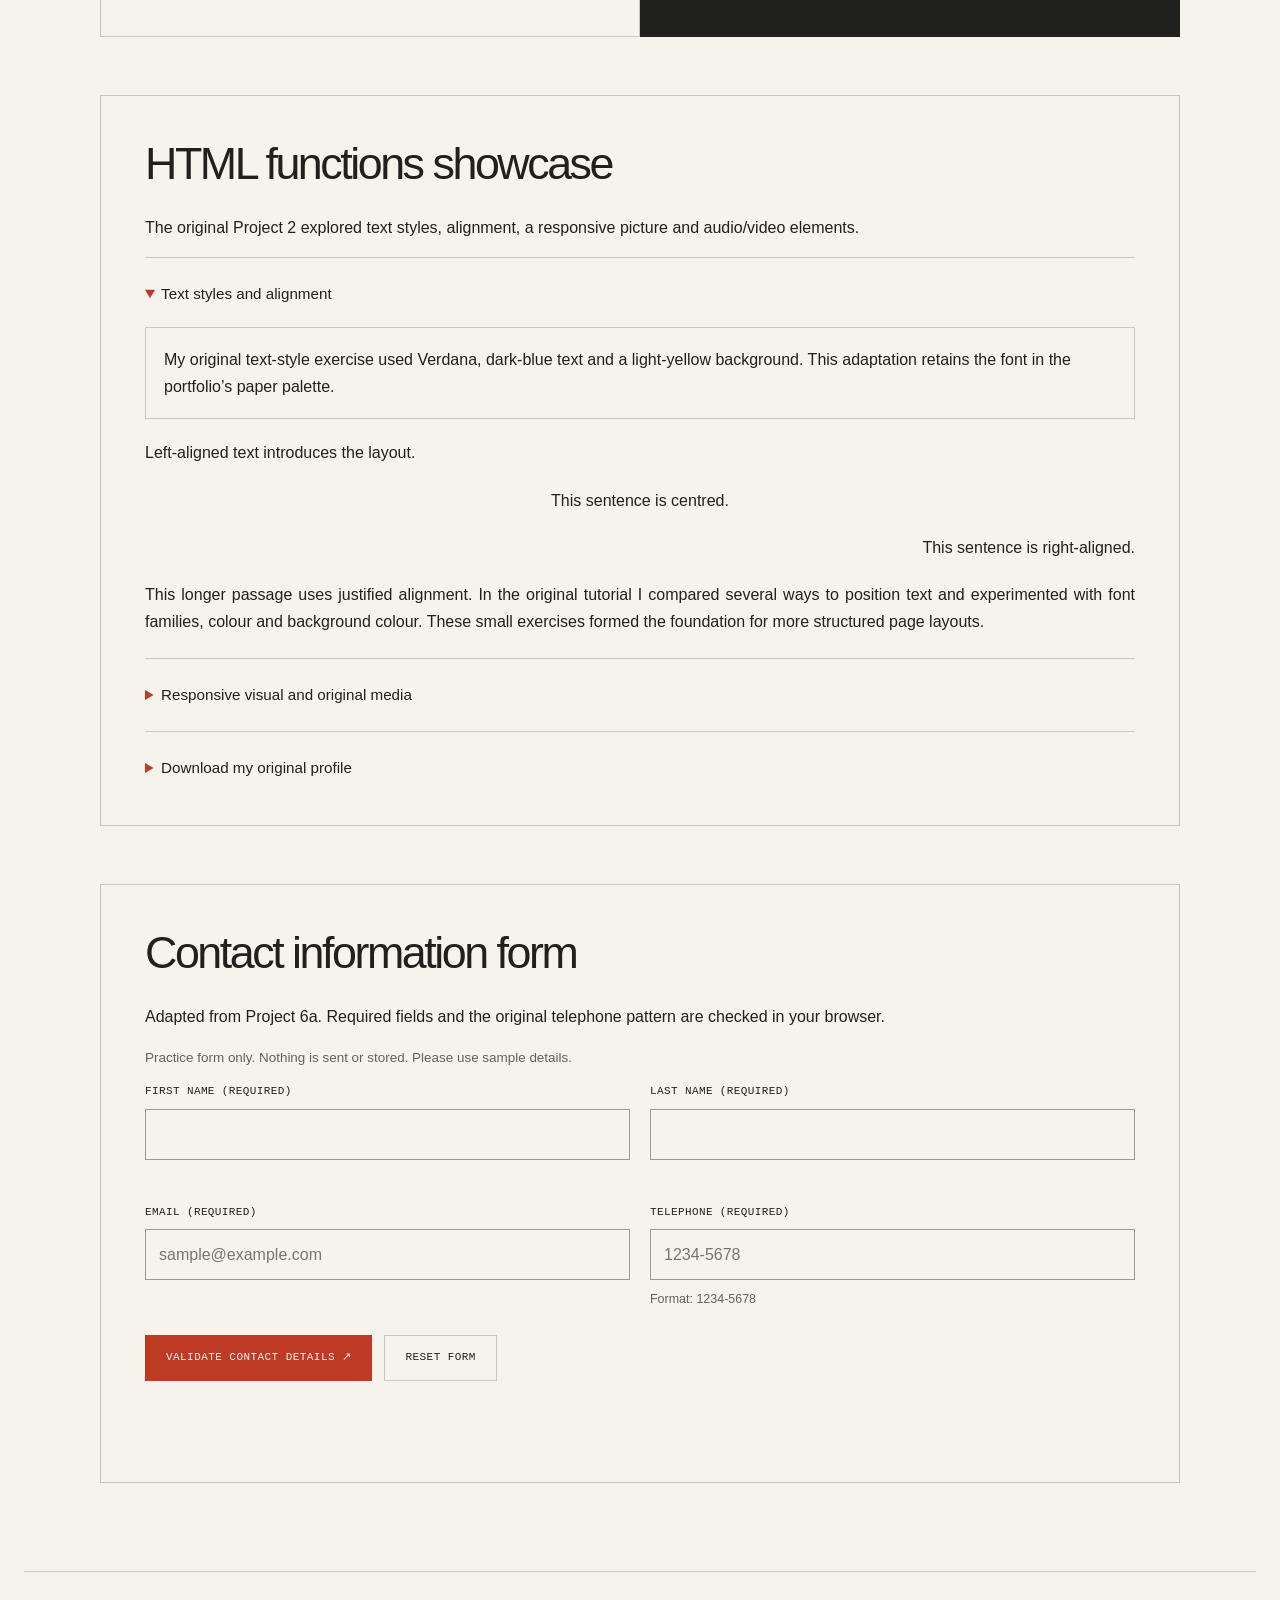
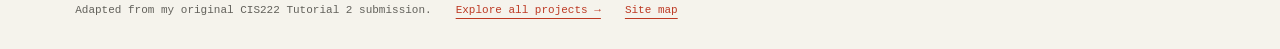
<file: work/tutorial-2.html>
<!DOCTYPE html>
<html lang="en">
<head><meta charset="utf-8"><meta name="viewport" content="width=device-width, initial-scale=1"><meta name="description" content="An adapted live demonstration of Nelson Chan's CIS222 Tutorial 2 personal webpages, HTML styles and contact form."><title>Tutorial 2 · HTML Foundations | Nelson Chan</title><link rel="stylesheet" href="../css/demos.css"><script src="../js/script.js" defer></script></head>
<body class="demo-page">
<a class="demo-back" href="#main">Skip to demonstration ↓</a>
<nav class="demo-back" aria-label="Portfolio navigation"><a href="../projects.html">← Back to projects</a><a href="../index.html">Nelson Chan / Portfolio</a></nav>
<main id="main" class="demo-wrap">
<p class="demo-eyebrow">CIS222 · Tutorial 2 · Adapted live demo</p><h1>Small pages.<br>First foundations.</h1>
<p class="demo-lead">My first personal webpages explored colour, headings, lists and media. This demo brings together the light-blue and black variants, the HTML functions showcase and the contact information form from my actual Tutorial 2 submission.</p>
<figure class="demo-technical-art " aria-label="Study 01 / Terminal, tutorials &amp; play">
<svg xmlns="http://www.w3.org/2000/svg" class="architectural-scene technical-scene" viewBox="0 0 640 480" fill="none" stroke="#20211d" stroke-linecap="round" stroke-linejoin="round" role="img" aria-labelledby="personal-ai-title personal-ai-desc">
<title id="personal-ai-title">A computer, books and controller</title><desc id="personal-ai-desc">Original monochrome engraving of a retro computer terminal, keyboard, tutorial books and game controller, reflecting Nelson Chan’s interests in technology, learning and video games.</desc>
<g data-ink=""><path d="M110.923 367.077L117.485 360.515 M116.846 368.154L129.969 355.031 M122.769 369.231L142.454 349.546 M128.692 370.308L154.938 344.062 M134.615 371.385L167.423 338.577 M140.538 372.462L179.907 333.093 M146.462 373.538L192.392 327.608 M152.385 374.615L204.876 322.124 M158.308 375.692L217.361 316.639 M164.231 376.769L229.845 311.155 M170.154 377.846L242.33 305.67 M176.077 378.923L254.814 300.186 M182 380L267.299 294.701 M187.923 381.077L278.844 290.156 M193.846 382.154L284.75 291.25 M199.769 383.231L290.656 292.344 M205.692 384.308L296.562 293.438 M211.615 385.385L302.469 294.531 M217.538 386.462L308.375 295.625 M223.462 387.538L314.281 296.719 M229.385 388.615L320.188 297.812 M235.308 389.692L326.094 298.906 M241.231 390.769L332 300 M247.154 391.846L337.906 301.094 M253.077 392.923L343.812 302.188 M259 394L349.719 303.281 M264.923 395.077L355.625 304.375 M270.846 396.154L361.531 305.469 M276.769 397.231L367.438 306.562 M282.692 398.308L373.344 307.656 M288.615 399.385L379.25 308.75 M294.538 400.462L385.156 309.844 M300.462 401.538L391.062 310.938 M306.385 402.615L396.969 312.031 M312.308 403.692L402.875 313.125 M318.231 404.769L408.781 314.219 M324.154 405.846L414.688 315.312 M330.077 406.923L420.594 316.406 M336 408L426.5 317.5 M341.923 409.077L432.406 318.594 M347.846 410.154L438.312 319.688 M353.769 411.231L444.219 320.781 M359.692 412.308L450.125 321.875 M365.615 413.385L456.031 322.969 M371.538 414.462L461.938 324.062 M377.462 415.538L467.844 325.156 M383.385 416.615L473.75 326.25 M389.308 417.692L479.656 327.344 M395.231 418.769L485.562 328.438 M401.154 419.846L491.469 329.531 M412.592 415.408L497.375 330.625 M424.949 410.051L503.281 331.719 M437.306 404.694L509.188 332.812 M449.663 399.337L515.094 333.906 M462.02 393.98L521 335 M474.378 388.622L526.906 336.094 M486.735 383.265L532.812 337.188 M499.092 377.908L538.719 338.281 M511.449 372.551L544.625 339.375 M523.806 367.194L550.531 340.469 M536.163 361.837L556.438 341.562 M548.52 356.48L562.344 342.656 M560.878 351.122L568.25 343.75 M573.235 345.765L574.156 344.844" fill="none" stroke-width="0.55"/><path d="M92 371L142 381 M420 425L565 363 M55 392L101 401" fill="none" stroke-width="0.55"/></g><polygon points="94,350 390,405 570,328 274,273" fill="#f5f3ec" stroke-width="1.1" data-draw="" pathLength="1"/><polygon points="94,350 390,405 390,415 94,360" fill="#f5f3ec" stroke-width="1.1" data-draw="" pathLength="1"/><polygon points="390,405 570,328 570,338 390,415" fill="#f5f3ec" stroke-width="1.1" data-draw="" pathLength="1"/><g data-ink=""><path d="M396.99 402.01L390 409 M403.981 399.019L390 413 M410.971 396.029L393.495 413.505 M417.961 393.039L400.485 410.515 M424.951 390.049L407.476 407.524 M431.942 387.058L414.466 404.534 M438.932 384.068L421.456 401.544 M445.922 381.078L428.447 398.553 M452.913 378.087L435.437 395.563 M459.903 375.097L442.427 392.573 M466.893 372.107L449.417 389.583 M473.883 369.117L456.408 386.592 M480.874 366.126L463.398 383.602 M487.864 363.136L470.388 380.612 M494.854 360.146L477.379 377.621 M501.845 357.155L484.369 374.631 M508.835 354.165L491.359 371.641 M515.825 351.175L498.35 368.65 M522.816 348.184L505.34 365.66 M529.806 345.194L512.33 362.67 M536.796 342.204L519.32 359.68 M543.786 339.214L526.311 356.689 M550.777 336.223L533.301 353.699 M557.767 333.233L540.291 350.709 M564.757 330.243L547.282 347.718 M570 329L554.272 344.728 M570 333L561.262 341.738 M570 337L568.252 338.748" fill="none" stroke-width="0.55"/><path d="M98.2165 350.783L94 355 M102.433 351.567L94 360 M106.65 352.35L98.2165 360.783 M110.866 353.134L102.433 361.567 M115.083 353.917L106.65 362.35 M119.299 354.701L110.866 363.134 M123.516 355.484L115.083 363.917 M127.732 356.268L119.299 364.701 M131.949 357.051L123.516 365.484 M136.165 357.835L127.732 366.268 M140.382 358.618L131.949 367.051 M144.598 359.402L136.165 367.835 M148.815 360.185L140.382 368.618 M153.031 360.969L144.598 369.402 M157.248 361.752L148.815 370.185 M161.464 362.536L153.031 370.969 M165.681 363.319L157.248 371.752 M169.897 364.103L161.464 372.536 M174.114 364.886L165.681 373.319 M178.33 365.67L169.897 374.103 M182.547 366.453L174.114 374.886 M186.764 367.236L178.33 375.67 M190.98 368.02L182.547 376.453 M195.197 368.803L186.764 377.236 M199.413 369.587L190.98 378.02 M203.63 370.37L195.197 378.803 M207.846 371.154L199.413 379.587 M212.063 371.937L203.63 380.37 M216.279 372.721L207.846 381.154 M220.496 373.504L212.063 381.937 M224.712 374.288L216.279 382.721 M228.929 375.071L220.496 383.504 M233.145 375.855L224.712 384.288 M237.362 376.638L228.929 385.071 M241.578 377.422L233.145 385.855 M245.795 378.205L237.362 386.638 M250.011 378.989L241.578 387.422 M254.228 379.772L245.795 388.205 M258.444 380.556L250.011 388.989 M262.661 381.339L254.228 389.772 M266.877 382.123L258.444 390.556 M271.094 382.906L262.661 391.339 M275.311 383.689L266.877 392.123 M279.527 384.473L271.094 392.906 M283.744 385.256L275.311 393.689 M287.96 386.04L279.527 394.473 M292.177 386.823L283.744 395.256 M296.393 387.607L287.96 396.04 M300.61 388.39L292.177 396.823 M304.826 389.174L296.393 397.607 M309.043 389.957L300.61 398.39 M313.259 390.741L304.826 399.174 M317.476 391.524L309.043 399.957 M321.692 392.308L313.259 400.741 M325.909 393.091L317.476 401.524 M330.125 393.875L321.692 402.308 M334.342 394.658L325.909 403.091 M338.558 395.442L330.125 403.875 M342.775 396.225L334.342 404.658 M346.991 397.009L338.558 405.442 M351.208 397.792L342.775 406.225 M355.425 398.575L346.991 407.009 M359.641 399.359L351.208 407.792 M363.858 400.142L355.425 408.575 M368.074 400.926L359.641 409.359 M372.291 401.709L363.858 410.142 M376.507 402.493L368.074 410.926 M380.724 403.276L372.291 411.709 M384.94 404.06L376.507 412.493 M389.157 404.843L380.724 413.276 M390 409L384.94 414.06 M390 414L389.157 414.843" fill="none" stroke-width="0.55"/></g><polygon points="210,127 360,151 422,117 272,94" fill="#f5f3ec" stroke-width="1.1" data-draw="" pathLength="1"/><polygon points="360,151 422,117 422,253 360,289" fill="#f5f3ec" stroke-width="1.1" data-draw="" pathLength="1"/><polygon points="210,127 360,151 360,289 210,264" fill="#f5f3ec" stroke-width="1.1" data-draw="" pathLength="1"/><polygon points="225,147 345,166 345,256 225,237" fill="#f5f3ec" stroke-width="1.1" data-draw="" pathLength="1"/><polygon points="232,155 338,172 338,247 232,230" fill="#f5f3ec" stroke-width="1.1" data-draw="" pathLength="1"/><path d="M235 156L242 162L242 224L336 239" fill="none" stroke-width="0.7" data-draw="" pathLength="1"/><path d="M234 185L247 187M234 193L239 194M234 210L256 213" fill="none" stroke-width="0.8" data-draw="" pathLength="1"/><g data-ink=""><path d="M251 178L266 180L260 189L270 191M278 184L319 191M251 201L270 204M277 205L315 211M251 213L302 221M251 220L284 225" fill="none" stroke-width="1"/><path d="M252 170L318 181 M251 228L319 239" fill="none" stroke-width="0.45"/><path d="M368.857 146.143L360 155 M377.714 141.286L360 159 M386.571 136.429L360 163 M395.429 131.571L360 167 M404.286 126.714L360 171 M413.143 121.857L360 175 M422 117L360 179 M422 121L360 183 M422 125L360 187 M422 129L360 191 M422 133L360 195 M422 137L360 199 M422 141L360 203 M422 145L360 207 M422 149L360 211 M422 153L360 215 M422 157L360 219 M422 161L360 223 M422 165L360 227 M422 169L360 231 M422 173L360 235 M422 177L360 239 M422 181L360 243 M422 185L360 247 M422 189L360 251 M422 193L360 255 M422 197L360 259 M422 201L360 263 M422 205L360 267 M422 209L360 271 M422 213L360 275 M422 217L360 279 M422 221L360 283 M422 225L360 287 M422 229L364.769 286.231 M422 233L374.308 280.692 M422 237L383.846 275.154 M422 241L393.385 269.615 M422 245L402.923 264.077 M422 249L412.462 258.538 M422 253L422 253" fill="none" stroke-width="0.55"/><path d="M370 168L409 147 M370 175L409 154 M370 182L409 161 M370 190L409 169 M370 197L409 176 M370 204L409 183 M370 211L409 190" fill="none" stroke-width="1.3"/></g><circle cx="333" cy="270" r="3.3" fill="#f5f3ec" stroke-width="1.1" data-draw="" pathLength="1"/><path d="M230 252L279 260M230 257L260 262" fill="none" stroke-width="0.6" data-draw="" pathLength="1"/><polygon points="267,277 303,283 303,304 267,298" fill="#f5f3ec" stroke-width="1.1" data-draw="" pathLength="1"/><polygon points="247,299 310,310 343,292 280,282" fill="#f5f3ec" stroke-width="1.1" data-draw="" pathLength="1"/><path d="M249 304L310 315L343 297" fill="none" stroke-width="0.85" data-draw="" pathLength="1"/><polygon points="190,315 344,342 398,311 246,286" fill="#f5f3ec" stroke-width="1.1" data-draw="" pathLength="1"/><polygon points="190,315 344,342 344,351 190,324" fill="#f5f3ec" stroke-width="1.1" data-draw="" pathLength="1"/><polygon points="344,342 398,311 398,320 344,351" fill="#f5f3ec" stroke-width="1.1" data-draw="" pathLength="1"/><g data-ink=""><path d="M206 313L213 314.2 M206 313L211 310.2 M211 310.2L218 311.4 M213 314.2L218 311.4 M216.3 314.78L223.3 315.98 M216.3 314.78L221.3 311.98 M221.3 311.98L228.3 313.18 M223.3 315.98L228.3 313.18 M226.6 316.56L233.6 317.76 M226.6 316.56L231.6 313.76 M231.6 313.76L238.6 314.96 M233.6 317.76L238.6 314.96 M236.9 318.34L243.9 319.54 M236.9 318.34L241.9 315.54 M241.9 315.54L248.9 316.74 M243.9 319.54L248.9 316.74 M247.2 320.12L254.2 321.32 M247.2 320.12L252.2 317.32 M252.2 317.32L259.2 318.52 M254.2 321.32L259.2 318.52 M257.5 321.9L264.5 323.1 M257.5 321.9L262.5 319.1 M262.5 319.1L269.5 320.3 M264.5 323.1L269.5 320.3 M267.8 323.68L274.8 324.88 M267.8 323.68L272.8 320.88 M272.8 320.88L279.8 322.08 M274.8 324.88L279.8 322.08 M278.1 325.46L285.1 326.66 M278.1 325.46L283.1 322.66 M283.1 322.66L290.1 323.86 M285.1 326.66L290.1 323.86 M288.4 327.24L295.4 328.44 M288.4 327.24L293.4 324.44 M293.4 324.44L300.4 325.64 M295.4 328.44L300.4 325.64 M298.7 329.02L305.7 330.22 M298.7 329.02L303.7 326.22 M303.7 326.22L310.7 327.42 M305.7 330.22L310.7 327.42 M309 330.8L316 332 M309 330.8L314 328 M314 328L321 329.2 M316 332L321 329.2 M319.3 332.58L326.3 333.78 M319.3 332.58L324.3 329.78 M324.3 329.78L331.3 330.98 M326.3 333.78L331.3 330.98 M216.4 307.3L223.4 308.5 M216.4 307.3L221.4 304.5 M221.4 304.5L228.4 305.7 M223.4 308.5L228.4 305.7 M226.7 309.08L233.7 310.28 M226.7 309.08L231.7 306.28 M231.7 306.28L238.7 307.48 M233.7 310.28L238.7 307.48 M237 310.86L244 312.06 M237 310.86L242 308.06 M242 308.06L249 309.26 M244 312.06L249 309.26 M247.3 312.64L254.3 313.84 M247.3 312.64L252.3 309.84 M252.3 309.84L259.3 311.04 M254.3 313.84L259.3 311.04 M257.6 314.42L264.6 315.62 M257.6 314.42L262.6 311.62 M262.6 311.62L269.6 312.82 M264.6 315.62L269.6 312.82 M267.9 316.2L274.9 317.4 M267.9 316.2L272.9 313.4 M272.9 313.4L279.9 314.6 M274.9 317.4L279.9 314.6 M278.2 317.98L285.2 319.18 M278.2 317.98L283.2 315.18 M283.2 315.18L290.2 316.38 M285.2 319.18L290.2 316.38 M288.5 319.76L295.5 320.96 M288.5 319.76L293.5 316.96 M293.5 316.96L300.5 318.16 M295.5 320.96L300.5 318.16 M298.8 321.54L305.8 322.74 M298.8 321.54L303.8 318.74 M303.8 318.74L310.8 319.94 M305.8 322.74L310.8 319.94 M309.1 323.32L316.1 324.52 M309.1 323.32L314.1 320.52 M314.1 320.52L321.1 321.72 M316.1 324.52L321.1 321.72 M319.4 325.1L326.4 326.3 M319.4 325.1L324.4 322.3 M324.4 322.3L331.4 323.5 M326.4 326.3L331.4 323.5 M329.7 326.88L336.7 328.08 M329.7 326.88L334.7 324.08 M334.7 324.08L341.7 325.28 M336.7 328.08L341.7 325.28 M226.8 301.6L233.8 302.8 M226.8 301.6L231.8 298.8 M231.8 298.8L238.8 300 M233.8 302.8L238.8 300 M237.1 303.38L244.1 304.58 M237.1 303.38L242.1 300.58 M242.1 300.58L249.1 301.78 M244.1 304.58L249.1 301.78 M247.4 305.16L254.4 306.36 M247.4 305.16L252.4 302.36 M252.4 302.36L259.4 303.56 M254.4 306.36L259.4 303.56 M257.7 306.94L264.7 308.14 M257.7 306.94L262.7 304.14 M262.7 304.14L269.7 305.34 M264.7 308.14L269.7 305.34 M268 308.72L275 309.92 M268 308.72L273 305.92 M273 305.92L280 307.12 M275 309.92L280 307.12 M278.3 310.5L285.3 311.7 M278.3 310.5L283.3 307.7 M283.3 307.7L290.3 308.9 M285.3 311.7L290.3 308.9 M288.6 312.28L295.6 313.48 M288.6 312.28L293.6 309.48 M293.6 309.48L300.6 310.68 M295.6 313.48L300.6 310.68 M298.9 314.06L305.9 315.26 M298.9 314.06L303.9 311.26 M303.9 311.26L310.9 312.46 M305.9 315.26L310.9 312.46 M309.2 315.84L316.2 317.04 M309.2 315.84L314.2 313.04 M314.2 313.04L321.2 314.24 M316.2 317.04L321.2 314.24 M319.5 317.62L326.5 318.82 M319.5 317.62L324.5 314.82 M324.5 314.82L331.5 316.02 M326.5 318.82L331.5 316.02 M329.8 319.4L336.8 320.6 M329.8 319.4L334.8 316.6 M334.8 316.6L341.8 317.8 M336.8 320.6L341.8 317.8 M340.1 321.18L347.1 322.38 M340.1 321.18L345.1 318.38 M345.1 318.38L352.1 319.58 M347.1 322.38L352.1 319.58 M237.2 295.9L244.2 297.1 M237.2 295.9L242.2 293.1 M242.2 293.1L249.2 294.3 M244.2 297.1L249.2 294.3 M247.5 297.68L254.5 298.88 M247.5 297.68L252.5 294.88 M252.5 294.88L259.5 296.08 M254.5 298.88L259.5 296.08 M257.8 299.46L264.8 300.66 M257.8 299.46L262.8 296.66 M262.8 296.66L269.8 297.86 M264.8 300.66L269.8 297.86 M268.1 301.24L275.1 302.44 M268.1 301.24L273.1 298.44 M273.1 298.44L280.1 299.64 M275.1 302.44L280.1 299.64 M278.4 303.02L285.4 304.22 M278.4 303.02L283.4 300.22 M283.4 300.22L290.4 301.42 M285.4 304.22L290.4 301.42 M288.7 304.8L295.7 306 M288.7 304.8L293.7 302 M293.7 302L300.7 303.2 M295.7 306L300.7 303.2 M299 306.58L306 307.78 M299 306.58L304 303.78 M304 303.78L311 304.98 M306 307.78L311 304.98 M309.3 308.36L316.3 309.56 M309.3 308.36L314.3 305.56 M314.3 305.56L321.3 306.76 M316.3 309.56L321.3 306.76 M319.6 310.14L326.6 311.34 M319.6 310.14L324.6 307.34 M324.6 307.34L331.6 308.54 M326.6 311.34L331.6 308.54 M329.9 311.92L336.9 313.12 M329.9 311.92L334.9 309.12 M334.9 309.12L341.9 310.32 M336.9 313.12L341.9 310.32 M340.2 313.7L347.2 314.9 M340.2 313.7L345.2 310.9 M345.2 310.9L352.2 312.1 M347.2 314.9L352.2 312.1 M350.5 315.48L357.5 316.68 M350.5 315.48L355.5 312.68 M355.5 312.68L362.5 313.88 M357.5 316.68L362.5 313.88" fill="none" stroke-width="0.55"/><path d="M193.403 315.597L190 319 M196.807 316.193L190 323 M200.21 316.79L192.552 324.448 M203.613 317.387L195.956 325.044 M207.017 317.983L199.359 325.641 M210.42 318.58L202.762 326.238 M213.823 319.177L206.166 326.834 M217.227 319.773L209.569 327.431 M220.63 320.37L212.972 328.028 M224.033 320.967L216.376 328.624 M227.436 321.564L219.779 329.221 M230.84 322.16L223.182 329.818 M234.243 322.757L226.586 330.414 M237.646 323.354L229.989 331.011 M241.05 323.95L233.392 331.608 M244.453 324.547L236.796 332.204 M247.856 325.144L240.199 332.801 M251.26 325.74L243.602 333.398 M254.663 326.337L247.006 333.994 M258.066 326.934L250.409 334.591 M261.47 327.53L253.812 335.188 M264.873 328.127L257.215 335.785 M268.276 328.724L260.619 336.381 M271.68 329.32L264.022 336.978 M275.083 329.917L267.425 337.575 M278.486 330.514L270.829 338.171 M281.89 331.11L274.232 338.768 M285.293 331.707L277.635 339.365 M288.696 332.304L281.039 339.961 M292.099 332.901L284.442 340.558 M295.503 333.497L287.845 341.155 M298.906 334.094L291.249 341.751 M302.309 334.691L294.652 342.348 M305.713 335.287L298.055 342.945 M309.116 335.884L301.459 343.541 M312.519 336.481L304.862 344.138 M315.923 337.077L308.265 344.735 M319.326 337.674L311.669 345.331 M322.729 338.271L315.072 345.928 M326.133 338.867L318.475 346.525 M329.536 339.464L321.878 347.122 M332.939 340.061L325.282 347.718 M336.343 340.657L328.685 348.315 M339.746 341.254L332.088 348.912 M343.149 341.851L335.492 349.508 M344 345L338.895 350.105 M344 349L342.298 350.702" fill="none" stroke-width="0.55"/><path d="M251 326L297 334L309 327L263 319Z" fill="none" stroke-width="0.7"/></g><polygon points="116,281 167,290 205,269 154,260" fill="#f5f3ec" stroke-width="1.1" data-draw="" pathLength="1"/><polygon points="116,281 167,290 167,320 116,311" fill="#f5f3ec" stroke-width="1.1" data-draw="" pathLength="1"/><polygon points="167,290 205,269 205,299 167,320" fill="#f5f3ec" stroke-width="1.1" data-draw="" pathLength="1"/><polygon points="108,274 160,283 199,261 148,252" fill="#f5f3ec" stroke-width="1.1" data-draw="" pathLength="1"/><polygon points="108,274 160,283 160,296 108,287" fill="#f5f3ec" stroke-width="1.1" data-draw="" pathLength="1"/><polygon points="160,283 199,261 199,274 160,296" fill="#f5f3ec" stroke-width="1.1" data-draw="" pathLength="1"/><g data-ink=""><path d="M171 295L200 279 M171 300L200 284 M171 305L200 289 M171 310L200 294 M163 286L194 269 M163 290L194 273" fill="none" stroke-width="0.55"/><path d="M118 285L137 288M121 296L145 300M117 279L143 283" fill="none" stroke-width="0.75"/></g><path d="M429 326C417 319 410 324 407 339L400 361C397 374 407 380 416 372L432 359L461 363L478 382C487 390 499 384 496 372L490 343C487 333 480 331 474 335L459 337Z" fill="#f5f3ec" stroke-width="1.3" data-draw="" pathLength="1"/><path d="M430 332L430 345M423 337L437 340" fill="none" stroke-width="2.4" data-draw="" pathLength="1"/><circle cx="477" cy="347" r="3" fill="#f5f3ec" stroke-width="1.1" data-draw="" pathLength="1"/><circle cx="485" cy="355" r="3" fill="#f5f3ec" stroke-width="1.1" data-draw="" pathLength="1"/><circle cx="466" cy="353" r="3" fill="#f5f3ec" stroke-width="1.1" data-draw="" pathLength="1"/><circle cx="475" cy="361" r="3" fill="#f5f3ec" stroke-width="1.1" data-draw="" pathLength="1"/><path d="M443 347L448 348M450 348L455 349" fill="none" stroke-width="1.7" data-draw="" pathLength="1"/><g data-ink=""><path d="M406.538 359.462L402.875 363.125 M409.077 359.923L401.75 367.25 M411.615 360.385L401.5 370.5 M414.154 360.846L403 372 M413.571 364.429L404.5 373.5 M411.429 369.571L407.5 373.5" fill="none" stroke-width="0.55"/><path d="M426 330C424 312 456 318 457 300C458 281 442 284 444 270" fill="none" stroke-width="0.85"/><path d="M410 345L404 361M486 367L490 379" fill="none" stroke-width="0.65"/></g>
</svg>
<figcaption>Study 01 / Terminal, tutorials &amp; play <span aria-hidden="true">↗</span></figcaption></figure>
<div class="demo-grid demo-section">
<section class="demo-card bio-light"><h2>My personal webpage</h2><p>Hello. My name is <strong>Chan Kai Yip Nelson</strong> and I am a student.</p><p>I am currently studying Higher Diploma in Artificial Intelligence and Information and Communication Technology at Saint Francis University.</p><p>My <strong>career objective</strong> is to become a Web Designer.</p><p class="demo-note">My original personal webpage used a light-blue palette. This live adaptation adopts the portfolio’s paper palette.</p></section>
<section class="demo-card bio-dark"><h2>The dark variation</h2><p>The same personal introduction was also presented on a black background with white text. Comparing these two studies helped me explore readability and visual contrast.</p><h3>People I am thankful for</h3><ul><li>My parents</li><li>My mentor</li><li>My best friend</li></ul><h3>My desired jobs, ranked</h3><ol><li>Software Engineer</li><li>Web Designer</li><li>Data Analyst</li></ol></section>
</div>
<section class="demo-card demo-section" aria-labelledby="styles-heading"><h2 id="styles-heading">HTML functions showcase</h2><p>The original Project 2 explored text styles, alignment, a responsive picture and audio/video elements.</p><details open><summary>Text styles and alignment</summary><p class="text-styles">My original text-style exercise used Verdana, dark-blue text and a light-yellow background. This adaptation retains the font in the portfolio’s paper palette.</p><p>Left-aligned text introduces the layout.</p><p class="align-center">This sentence is centred.</p><p class="align-right">This sentence is right-aligned.</p><p class="align-justify">This longer passage uses justified alignment. In the original tutorial I compared several ways to position text and experimented with font families, colour and background colour. These small exercises formed the foundation for more structured page layouts.</p></details><details><summary>Responsive visual and original media</summary><p>Resize the window to see the landscape adapt and its caption change at a smaller screen width.</p><figure class="responsive-art" role="img" aria-label="An original monochrome CSS line illustration of rolling hills"><figcaption><span class="large-view">Wide landscape · desktop view</span><span class="small-view">Compact landscape · mobile view</span></figcaption></figure><p class="demo-note">The source submission referenced David Bowie images, “Life On Mars” audio/video and a YouTube embed. Those local media files were not included in the supplied archive. This offline adaptation uses an original CSS landscape and keeps the media references documented in the <a href="../downloads/cis222-original-tutorials.zip" download>original tutorial archive</a>.</p></details><details><summary>Download my original profile</summary><p>The Word document linked by my original personal webpage is available here: <a href="../downloads/Nelson-Chan-About-Me.docx" download>Download About Me (.docx)</a>.</p></details></section>
<section class="demo-card demo-section" aria-labelledby="contact-heading"><h2 id="contact-heading">Contact information form</h2><p>Adapted from Project 6a. Required fields and the original telephone pattern are checked in your browser.</p><p class="demo-note">Practice form only. Nothing is sent or stored. Please use sample details.</p><form data-demo-form><div class="form-grid"><div class="form-field"><label for="first-name">First name (required)</label><input id="first-name" name="firstname" autocomplete="given-name" required maxlength="60"></div><div class="form-field"><label for="last-name">Last name (required)</label><input id="last-name" name="lastname" autocomplete="family-name" required maxlength="60"></div><div class="form-field"><label for="contact-email">Email (required)</label><input id="contact-email" name="email" type="email" autocomplete="email" placeholder="sample@example.com" required maxlength="120"></div><div class="form-field"><label for="telephone">Telephone (required)</label><input id="telephone" name="phone" type="tel" inputmode="tel" autocomplete="tel-national" pattern="[0-9]{4}-[0-9]{4}" placeholder="1234-5678" aria-describedby="telephone-hint" required><small id="telephone-hint">Format: 1234-5678</small></div></div><div class="form-actions"><button class="demo-button" type="submit" disabled>Validate contact details ↗</button><button class="demo-button secondary" type="reset">Reset form</button></div><p data-demo-status role="status" aria-live="polite"></p><noscript><p class="demo-note">Enable JavaScript to try this local form demo. Nothing is submitted while scripting is disabled.</p></noscript></form></section>
</main><footer class="demo-footer">Adapted from my original CIS222 Tutorial 2 submission.<a href="../projects.html">Explore all projects →</a><a href="../sitemap.html">Site map</a></footer>
</body></html>
</file>
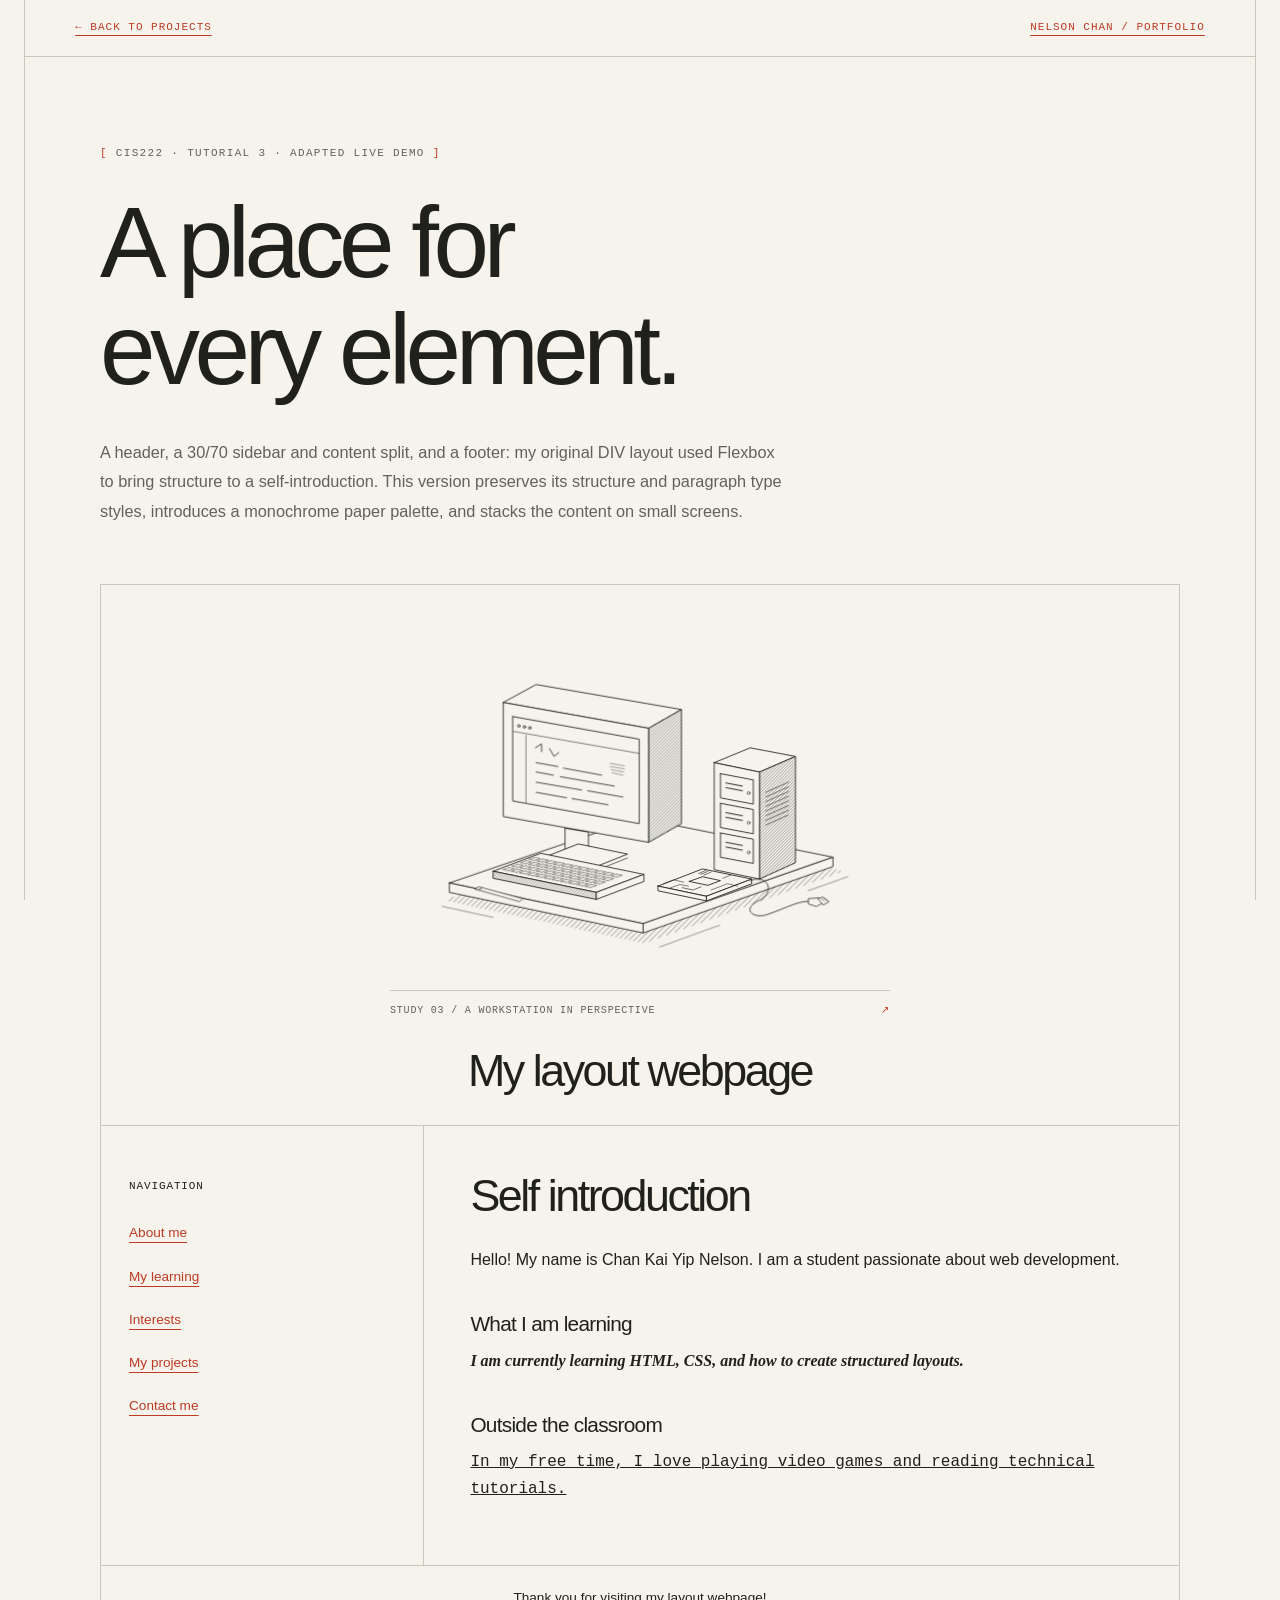
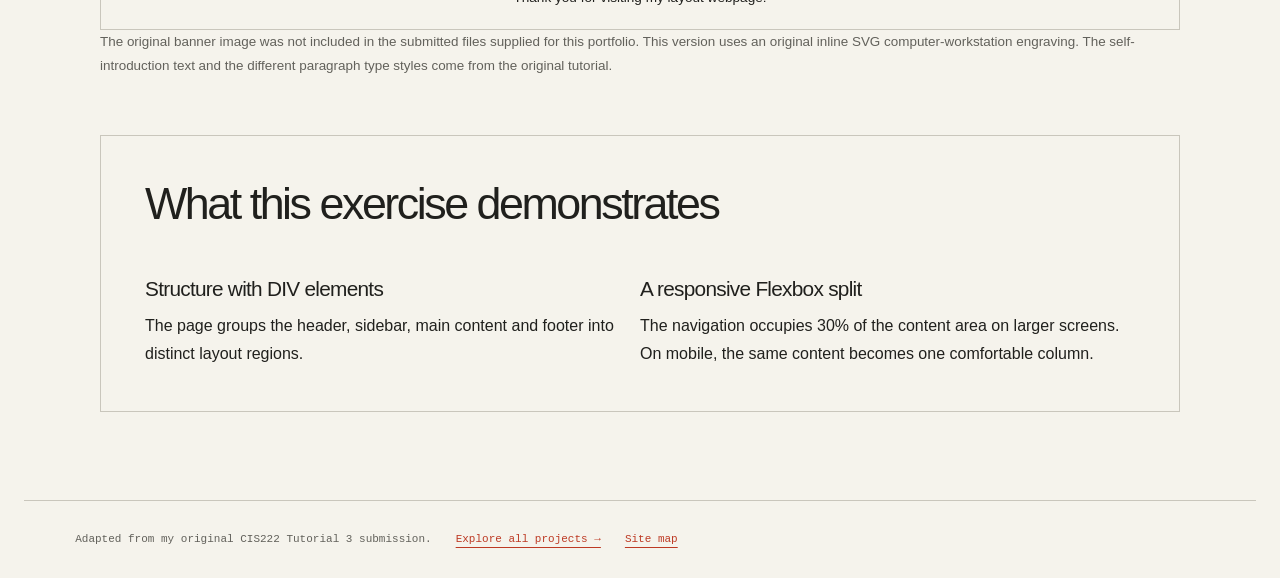
<file: work/tutorial-3.html>
<!DOCTYPE html>
<html lang="en">
<head><meta charset="utf-8"><meta name="viewport" content="width=device-width, initial-scale=1"><meta name="description" content="Nelson Chan's adapted Tutorial 3 DIV and Flexbox self-introduction layout."><title>Tutorial 3 · Flexbox Layout | Nelson Chan</title><link rel="stylesheet" href="../css/demos.css"><script src="../js/script.js" defer></script></head>
<body class="demo-page"><a class="demo-back" href="#main">Skip to demonstration ↓</a><nav class="demo-back" aria-label="Portfolio navigation"><a href="../projects.html">← Back to projects</a><a href="../index.html">Nelson Chan / Portfolio</a></nav>
<main class="demo-wrap" id="main"><p class="demo-eyebrow">CIS222 · Tutorial 3 · Adapted live demo</p><h1>A place for<br>every element.</h1><p class="demo-lead">A header, a 30/70 sidebar and content split, and a footer: my original DIV layout used Flexbox to bring structure to a self-introduction. This version preserves its structure and paragraph type styles, introduces a monochrome paper palette, and stacks the content on small screens.</p>
<div class="layout-demo demo-section"><div class="layout-header"><figure class="demo-technical-art " aria-label="Study 03 / A workstation in perspective">
<svg xmlns="http://www.w3.org/2000/svg" class="architectural-scene technical-scene" viewBox="0 0 640 480" fill="none" stroke="#20211d" stroke-linecap="round" stroke-linejoin="round" role="img" aria-labelledby="experience-ai-title experience-ai-desc">
<title id="experience-ai-title">A workstation for web development practice</title><desc id="experience-ai-desc">Original technical engraving of a code editor on a desktop monitor, a keyboard, compact server and connected circuit board, representing academic web development practice.</desc>
<g data-ink=""><path d="M75.7621 366.238L80.7561 361.244 M81.5241 367.476L91.5122 357.488 M87.2862 368.714L102.268 353.732 M93.0482 369.952L113.024 349.976 M98.8103 371.19L123.78 346.22 M104.572 372.428L134.537 342.463 M110.334 373.666L145.293 338.707 M116.096 374.904L156.049 334.951 M121.859 376.141L166.805 331.195 M127.621 377.379L177.561 327.439 M133.383 378.617L188.317 323.683 M139.145 379.855L199.073 319.927 M144.907 381.093L209.829 316.171 M150.669 382.331L220.585 312.415 M156.431 383.569L231.341 308.659 M162.193 384.807L242.098 304.902 M167.955 386.045L252.854 301.146 M173.717 387.283L263.61 297.39 M179.479 388.521L274.366 293.634 M185.241 389.759L285.122 289.878 M191.003 390.997L295.878 286.122 M196.765 392.235L306.634 282.366 M202.527 393.473L317.39 278.61 M208.289 394.711L325.34 277.66 M214.051 395.949L331.184 278.816 M219.814 397.186L337.029 279.971 M225.576 398.424L342.874 281.126 M231.338 399.662L348.718 282.282 M237.1 400.9L354.563 283.437 M242.862 402.138L360.408 284.592 M248.624 403.376L366.252 285.748 M254.386 404.614L372.097 286.903 M260.148 405.852L377.942 288.058 M265.91 407.09L383.786 289.214 M271.672 408.328L389.631 290.369 M277.434 409.566L395.476 291.524 M283.196 410.804L401.32 292.68 M288.958 412.042L407.165 293.835 M294.72 413.28L413.01 294.99 M300.482 414.518L418.854 296.146 M306.244 415.756L424.699 297.301 M312.006 416.994L430.544 298.456 M317.768 418.232L436.388 299.612 M323.531 419.469L442.233 300.767 M332.272 417.728L448.078 301.922 M343.247 413.753L453.922 303.078 M354.222 409.778L459.767 304.233 M365.198 405.802L465.612 305.388 M376.173 401.827L471.456 306.544 M387.148 397.852L477.301 307.699 M398.123 393.877L483.146 308.854 M409.099 389.901L488.99 310.01 M420.074 385.926L494.835 311.165 M431.049 381.951L500.68 312.32 M442.025 377.975L506.524 313.476 M453 374L512.369 314.631 M463.975 370.025L518.214 315.786 M474.951 366.049L524.058 316.942 M485.926 362.074L529.903 318.097 M496.901 358.099L535.748 319.252 M507.877 354.123L541.592 320.408 M518.852 350.148L547.437 321.563 M529.827 346.173L553.282 322.718 M540.802 342.198L559.126 323.874 M551.778 338.222L564.971 325.029 M562.753 334.247L570.816 326.184 M573.728 330.272L576.66 327.34" fill="none" stroke-width="0.55"/><path d="M67 373L132 387 M345 425L422 397 M535 353L586 335" fill="none" stroke-width="0.55"/></g><polygon points="76,343 324,395 567,310 319,260" fill="#f5f3ec" stroke-width="1.1" data-draw="" pathLength="1"/><polygon points="76,343 324,395 324,407 76,355" fill="#f5f3ec" stroke-width="1.1" data-draw="" pathLength="1"/><polygon points="324,395 567,310 567,322 324,407" fill="#f5f3ec" stroke-width="1.1" data-draw="" pathLength="1"/><polygon points="145,112 331,145 373,121 187,89" fill="#f5f3ec" stroke-width="1.1" data-draw="" pathLength="1"/><polygon points="331,145 373,121 373,267 331,291" fill="#f5f3ec" stroke-width="1.1" data-draw="" pathLength="1"/><polygon points="145,112 331,145 331,291 145,258" fill="#f5f3ec" stroke-width="1.1" data-draw="" pathLength="1"/><polygon points="157,130 319,159 319,267 157,238" fill="#f5f3ec" stroke-width="1.1" data-draw="" pathLength="1"/><path d="M158 149L318 177M174 154L174 240" fill="none" stroke-width="0.7" data-draw="" pathLength="1"/><circle cx="165" cy="142" r="1.6" fill="#f5f3ec" stroke-width="1.1" data-draw="" pathLength="1"/><circle cx="172" cy="143.3" r="1.6" fill="#f5f3ec" stroke-width="1.1" data-draw="" pathLength="1"/><circle cx="179" cy="144.5" r="1.6" fill="#f5f3ec" stroke-width="1.1" data-draw="" pathLength="1"/><g data-ink=""><path d="M340.333 139.667L331 149 M349.667 134.333L331 153 M359 129L331 157 M368.333 123.667L331 161 M373 123L331 165 M373 127L331 169 M373 131L331 173 M373 135L331 177 M373 139L331 181 M373 143L331 185 M373 147L331 189 M373 151L331 193 M373 155L331 197 M373 159L331 201 M373 163L331 205 M373 167L331 209 M373 171L331 213 M373 175L331 217 M373 179L331 221 M373 183L331 225 M373 187L331 229 M373 191L331 233 M373 195L331 237 M373 199L331 241 M373 203L331 245 M373 207L331 249 M373 211L331 253 M373 215L331 257 M373 219L331 261 M373 223L331 265 M373 227L331 269 M373 231L331 273 M373 235L331 277 M373 239L331 281 M373 243L331 285 M373 247L331 289 M373 251L335.667 288.333 M373 255L345 283 M373 259L354.333 277.667 M373 263L363.667 272.333 M373 267L373 267" fill="none" stroke-width="0.55"/><path d="M186 170L194 165L194 175M204 171L210 181L216 176M187 189L215 194M222 196L271 205M187 201L209 205M218 207L287 219M187 214L245 224M253 225L298 233M187 227L226 234M233 235L279 243" fill="none" stroke-width="1"/><path d="M282 190L300 193 M282 194L300 197 M283 198L299 201 M284 202L298 205" fill="none" stroke-width="0.5"/></g><polygon points="224,273 254,278 254,310 224,304" fill="#f5f3ec" stroke-width="1.1" data-draw="" pathLength="1"/><polygon points="195,311 259,324 304,306 241,293" fill="#f5f3ec" stroke-width="1.1" data-draw="" pathLength="1"/><path d="M195 316L259 329L304 311" fill="none" stroke-width="0.85" data-draw="" pathLength="1"/><polygon points="415,189 473,201 519,181 461,170" fill="#f5f3ec" stroke-width="1.1" data-draw="" pathLength="1"/><polygon points="473,201 519,181 519,317 473,338" fill="#f5f3ec" stroke-width="1.1" data-draw="" pathLength="1"/><polygon points="415,189 473,201 473,338 415,326" fill="#f5f3ec" stroke-width="1.1" data-draw="" pathLength="1"/><polygon points="423,203 465,211 465,242 423,234" fill="#f5f3ec" stroke-width="1.1" data-draw="" pathLength="1"/><polygon points="423,241 465,249 465,280 423,272" fill="#f5f3ec" stroke-width="1.1" data-draw="" pathLength="1"/><polygon points="423,279 465,287 465,318 423,310" fill="#f5f3ec" stroke-width="1.1" data-draw="" pathLength="1"/><g data-ink=""><path d="M480.077 197.923L473 205 M487.154 194.846L473 209 M494.231 191.769L473 213 M501.308 188.692L473 217 M508.385 185.615L473 221 M515.462 182.538L473 225 M519 183L473 229 M519 187L473 233 M519 191L473 237 M519 195L473 241 M519 199L473 245 M519 203L473 249 M519 207L473 253 M519 211L473 257 M519 215L473 261 M519 219L473 265 M519 223L473 269 M519 227L473 273 M519 231L473 277 M519 235L473 281 M519 239L473 285 M519 243L473 289 M519 247L473 293 M519 251L473 297 M519 255L473 301 M519 259L473 305 M519 263L473 309 M519 267L473 313 M519 271L473 317 M519 275L473 321 M519 279L473 325 M519 283L473 329 M519 287L473 333 M519 291L473 337 M519 295L478.52 335.48 M519 299L485.88 332.12 M519 303L493.24 328.76 M519 307L500.6 325.4 M519 311L507.96 322.04 M519 315L515.32 318.68" fill="none" stroke-width="0.55"/><path d="M430 215L451 219M430 221L451 225M430 253L451 257M430 259L451 263M430 291L451 295M430 297L451 301" fill="none" stroke-width="1.2"/><circle cx="459" cy="228" r="1.8" fill="#f5f3ec" stroke-width="0.8"/><circle cx="459" cy="266" r="1.8" fill="#f5f3ec" stroke-width="0.8"/><circle cx="459" cy="304" r="1.8" fill="#f5f3ec" stroke-width="0.8"/><path d="M481 227L510 214 M481 233L510 220 M481 239L510 226 M481 245L510 232 M481 251L510 238 M481 257L510 244 M481 263L510 250 M481 269L510 256" fill="none" stroke-width="0.75"/></g><polygon points="132,328 264,355 325,332 193,305" fill="#f5f3ec" stroke-width="1.1" data-draw="" pathLength="1"/><polygon points="132,328 264,355 264,364 132,337" fill="#f5f3ec" stroke-width="1.1" data-draw="" pathLength="1"/><polygon points="264,355 325,332 325,341 264,364" fill="#f5f3ec" stroke-width="1.1" data-draw="" pathLength="1"/><g data-ink=""><path d="M145 326L152 327.4 M145 326L152 323.5 M152 323.5L159 324.9 M152 327.4L159 324.9 M155.5 328.15L162.5 329.55 M155.5 328.15L162.5 325.65 M162.5 325.65L169.5 327.05 M162.5 329.55L169.5 327.05 M166 330.3L173 331.7 M166 330.3L173 327.8 M173 327.8L180 329.2 M173 331.7L180 329.2 M176.5 332.45L183.5 333.85 M176.5 332.45L183.5 329.95 M183.5 329.95L190.5 331.35 M183.5 333.85L190.5 331.35 M187 334.6L194 336 M187 334.6L194 332.1 M194 332.1L201 333.5 M194 336L201 333.5 M197.5 336.75L204.5 338.15 M197.5 336.75L204.5 334.25 M204.5 334.25L211.5 335.65 M204.5 338.15L211.5 335.65 M208 338.9L215 340.3 M208 338.9L215 336.4 M215 336.4L222 337.8 M215 340.3L222 337.8 M218.5 341.05L225.5 342.45 M218.5 341.05L225.5 338.55 M225.5 338.55L232.5 339.95 M225.5 342.45L232.5 339.95 M229 343.2L236 344.6 M229 343.2L236 340.7 M236 340.7L243 342.1 M236 344.6L243 342.1 M239.5 345.35L246.5 346.75 M239.5 345.35L246.5 342.85 M246.5 342.85L253.5 344.25 M246.5 346.75L253.5 344.25 M250 347.5L257 348.9 M250 347.5L257 345 M257 345L264 346.4 M257 348.9L264 346.4 M156 321.6L163 323 M156 321.6L163 319.1 M163 319.1L170 320.5 M163 323L170 320.5 M166.5 323.75L173.5 325.15 M166.5 323.75L173.5 321.25 M173.5 321.25L180.5 322.65 M173.5 325.15L180.5 322.65 M177 325.9L184 327.3 M177 325.9L184 323.4 M184 323.4L191 324.8 M184 327.3L191 324.8 M187.5 328.05L194.5 329.45 M187.5 328.05L194.5 325.55 M194.5 325.55L201.5 326.95 M194.5 329.45L201.5 326.95 M198 330.2L205 331.6 M198 330.2L205 327.7 M205 327.7L212 329.1 M205 331.6L212 329.1 M208.5 332.35L215.5 333.75 M208.5 332.35L215.5 329.85 M215.5 329.85L222.5 331.25 M215.5 333.75L222.5 331.25 M219 334.5L226 335.9 M219 334.5L226 332 M226 332L233 333.4 M226 335.9L233 333.4 M229.5 336.65L236.5 338.05 M229.5 336.65L236.5 334.15 M236.5 334.15L243.5 335.55 M236.5 338.05L243.5 335.55 M240 338.8L247 340.2 M240 338.8L247 336.3 M247 336.3L254 337.7 M247 340.2L254 337.7 M250.5 340.95L257.5 342.35 M250.5 340.95L257.5 338.45 M257.5 338.45L264.5 339.85 M257.5 342.35L264.5 339.85 M261 343.1L268 344.5 M261 343.1L268 340.6 M268 340.6L275 342 M268 344.5L275 342 M167 317.2L174 318.6 M167 317.2L174 314.7 M174 314.7L181 316.1 M174 318.6L181 316.1 M177.5 319.35L184.5 320.75 M177.5 319.35L184.5 316.85 M184.5 316.85L191.5 318.25 M184.5 320.75L191.5 318.25 M188 321.5L195 322.9 M188 321.5L195 319 M195 319L202 320.4 M195 322.9L202 320.4 M198.5 323.65L205.5 325.05 M198.5 323.65L205.5 321.15 M205.5 321.15L212.5 322.55 M205.5 325.05L212.5 322.55 M209 325.8L216 327.2 M209 325.8L216 323.3 M216 323.3L223 324.7 M216 327.2L223 324.7 M219.5 327.95L226.5 329.35 M219.5 327.95L226.5 325.45 M226.5 325.45L233.5 326.85 M226.5 329.35L233.5 326.85 M230 330.1L237 331.5 M230 330.1L237 327.6 M237 327.6L244 329 M237 331.5L244 329 M240.5 332.25L247.5 333.65 M240.5 332.25L247.5 329.75 M247.5 329.75L254.5 331.15 M247.5 333.65L254.5 331.15 M251 334.4L258 335.8 M251 334.4L258 331.9 M258 331.9L265 333.3 M258 335.8L265 333.3 M261.5 336.55L268.5 337.95 M261.5 336.55L268.5 334.05 M268.5 334.05L275.5 335.45 M268.5 337.95L275.5 335.45 M272 338.7L279 340.1 M272 338.7L279 336.2 M279 336.2L286 337.6 M279 340.1L286 337.6 M178 312.8L185 314.2 M178 312.8L185 310.3 M185 310.3L192 311.7 M185 314.2L192 311.7 M188.5 314.95L195.5 316.35 M188.5 314.95L195.5 312.45 M195.5 312.45L202.5 313.85 M195.5 316.35L202.5 313.85 M199 317.1L206 318.5 M199 317.1L206 314.6 M206 314.6L213 316 M206 318.5L213 316 M209.5 319.25L216.5 320.65 M209.5 319.25L216.5 316.75 M216.5 316.75L223.5 318.15 M216.5 320.65L223.5 318.15 M220 321.4L227 322.8 M220 321.4L227 318.9 M227 318.9L234 320.3 M227 322.8L234 320.3 M230.5 323.55L237.5 324.95 M230.5 323.55L237.5 321.05 M237.5 321.05L244.5 322.45 M237.5 324.95L244.5 322.45 M241 325.7L248 327.1 M241 325.7L248 323.2 M248 323.2L255 324.6 M248 327.1L255 324.6 M251.5 327.85L258.5 329.25 M251.5 327.85L258.5 325.35 M258.5 325.35L265.5 326.75 M258.5 329.25L265.5 326.75 M262 330L269 331.4 M262 330L269 327.5 M269 327.5L276 328.9 M269 331.4L276 328.9 M272.5 332.15L279.5 333.55 M272.5 332.15L279.5 329.65 M279.5 329.65L286.5 331.05 M279.5 333.55L286.5 331.05 M283 334.3L290 335.7 M283 334.3L290 331.8 M290 331.8L297 333.2 M290 335.7L297 333.2" fill="none" stroke-width="0.55"/><path d="M135.321 328.679L132 332 M138.642 329.358L132 336 M141.962 330.038L134.491 337.509 M145.283 330.717L137.811 338.189 M148.604 331.396L141.132 338.868 M151.925 332.075L144.453 339.547 M155.245 332.755L147.774 340.226 M158.566 333.434L151.094 340.906 M161.887 334.113L154.415 341.585 M165.208 334.792L157.736 342.264 M168.528 335.472L161.057 342.943 M171.849 336.151L164.377 343.623 M175.17 336.83L167.698 344.302 M178.491 337.509L171.019 344.981 M181.811 338.189L174.34 345.66 M185.132 338.868L177.66 346.34 M188.453 339.547L180.981 347.019 M191.774 340.226L184.302 347.698 M195.094 340.906L187.623 348.377 M198.415 341.585L190.943 349.057 M201.736 342.264L194.264 349.736 M205.057 342.943L197.585 350.415 M208.377 343.623L200.906 351.094 M211.698 344.302L204.226 351.774 M215.019 344.981L207.547 352.453 M218.34 345.66L210.868 353.132 M221.66 346.34L214.189 353.811 M224.981 347.019L217.509 354.491 M228.302 347.698L220.83 355.17 M231.623 348.377L224.151 355.849 M234.943 349.057L227.472 356.528 M238.264 349.736L230.792 357.208 M241.585 350.415L234.113 357.887 M244.906 351.094L237.434 358.566 M248.226 351.774L240.755 359.245 M251.547 352.453L244.075 359.925 M254.868 353.132L247.396 360.604 M258.189 353.811L250.717 361.283 M261.509 354.491L254.038 361.962 M264 356L257.358 362.642 M264 360L260.679 363.321 M264 364L264 364" fill="none" stroke-width="0.55"/></g><polygon points="343,347 405,360 463,338 400,325" fill="#f5f3ec" stroke-width="1.1" data-draw="" pathLength="1"/><polygon points="343,347 405,360 405,366 343,353" fill="#f5f3ec" stroke-width="1.1" data-draw="" pathLength="1"/><polygon points="405,360 463,338 463,344 405,366" fill="#f5f3ec" stroke-width="1.1" data-draw="" pathLength="1"/><polygon points="383,341 407,346 423,340 400,335" fill="#f5f3ec" stroke-width="1.1" data-draw="" pathLength="1"/><path d="M350 344L363 339L376 342M357 350L371 345L382 347M411 352L432 344L445 347M426 337L436 333" fill="none" stroke-width="0.7" data-draw="" pathLength="1"/><path d="M374 349L388 352L398 348M402 333L411 329M398 332L407 328M395 331L404 327" fill="none" stroke-width="0.8" data-draw="" pathLength="1"/><g data-ink=""><path d="M461 340C485 331 493 355 473 365C448 377 466 390 484 383C510 374 526 364 540 367" fill="none" stroke-width="1"/><path d="M536 363L548 362L555 368L546 373L536 370Z" fill="#f5f3ec" stroke-width="0.9"/><path d="M548 363L554 361L562 367L555 371Z" fill="#f5f3ec" stroke-width="0.9"/><path d="M552 363L556 366M555 362L559 365" fill="none" stroke-width="0.55"/><path d="M113 352L166 367L170 363L118 349Z" fill="#f5f3ec" stroke-width="0.8"/><path d="M109 351L113 352L118 349L114 348Z" fill="#f5f3ec" stroke-width="0.8"/></g>
</svg>
<figcaption>Study 03 / A workstation in perspective <span aria-hidden="true">↗</span></figcaption></figure><h2>My layout webpage</h2></div>
<div class="layout-content"><div class="layout-nav"><nav aria-label="Tutorial 3 sections"><h3>Navigation</h3><ul><li><a href="#self-introduction">About me</a></li><li><a href="#learning">My learning</a></li><li><a href="#interests">Interests</a></li><li><a href="../projects.html">My projects</a></li><li><a href="mailto:s25201381@mail.sfu.edu.hk">Contact me</a></li></ul></nav></div><div class="layout-main"><section id="self-introduction"><h2>Self introduction</h2><p class="original-intro">Hello! My name is Chan Kai Yip Nelson. I am a student passionate about web development.</p></section><section id="learning"><h3>What I am learning</h3><p class="original-learning">I am currently learning HTML, CSS, and how to create structured layouts.</p></section><section id="interests"><h3>Outside the classroom</h3><p class="original-interests">In my free time, I love playing video games and reading technical tutorials.</p></section></div></div><div class="layout-footer"><p>Thank you for visiting my layout webpage!</p></div></div>
<p class="demo-note">The original banner image was not included in the submitted files supplied for this portfolio. This version uses an original inline SVG computer-workstation engraving. The self-introduction text and the different paragraph type styles come from the original tutorial.</p><section class="demo-card demo-section"><h2>What this exercise demonstrates</h2><div class="demo-grid"><div><h3>Structure with DIV elements</h3><p>The page groups the header, sidebar, main content and footer into distinct layout regions.</p></div><div><h3>A responsive Flexbox split</h3><p>The navigation occupies 30% of the content area on larger screens. On mobile, the same content becomes one comfortable column.</p></div></div></section></main><footer class="demo-footer">Adapted from my original CIS222 Tutorial 3 submission.<a href="../projects.html">Explore all projects →</a><a href="../sitemap.html">Site map</a></footer></body></html>
</file>
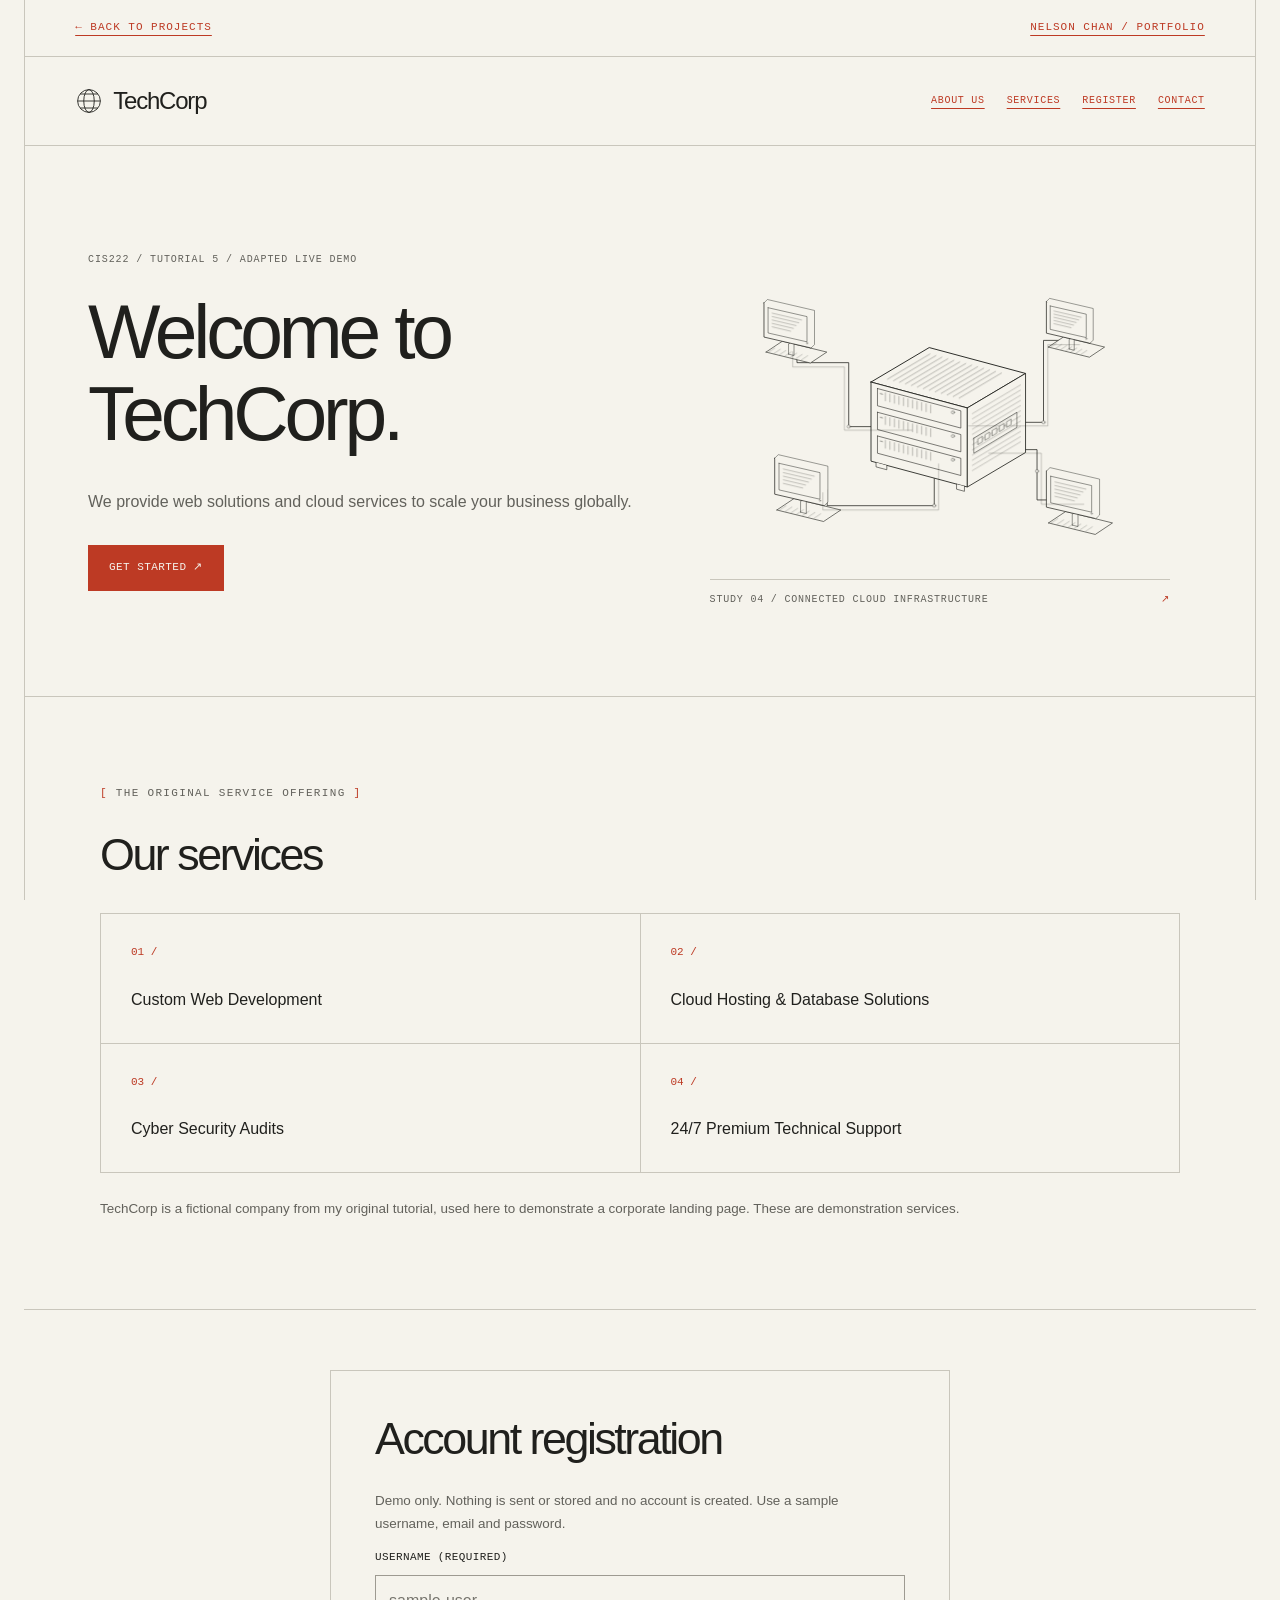
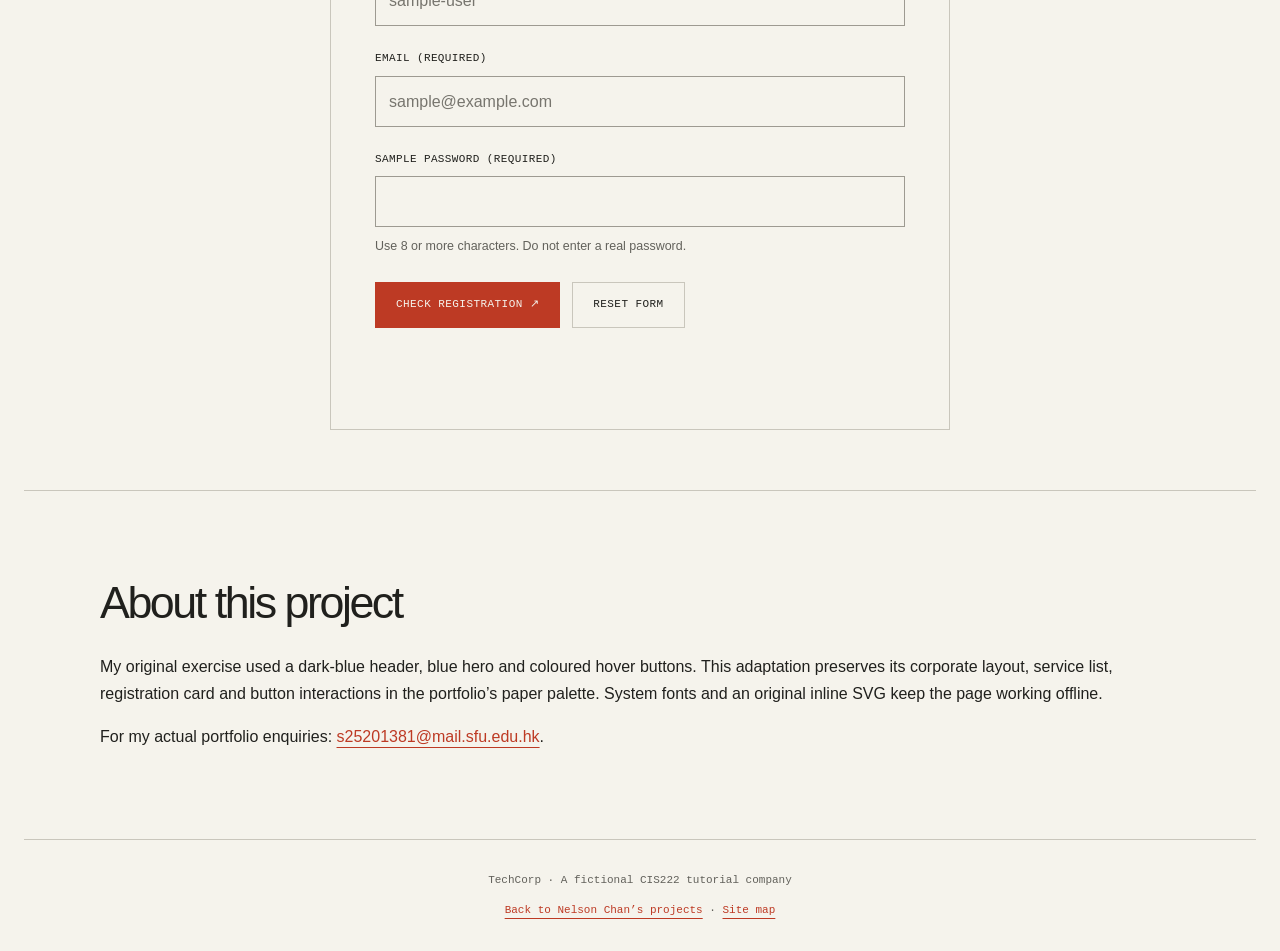
<file: work/tutorial-5.html>
<!DOCTYPE html>
<html lang="en">
<head><meta charset="utf-8"><meta name="viewport" content="width=device-width, initial-scale=1"><meta name="description" content="A working adaptation of Nelson Chan's CIS222 Tutorial 5 TechCorp company landing page and registration form."><title>Tutorial 5 · TechCorp Landing Page | Nelson Chan</title><link rel="stylesheet" href="../css/demos.css"><script src="../js/script.js" defer></script></head>
<body class="demo-page"><a class="demo-back" href="#main">Skip to TechCorp demo ↓</a><nav class="demo-back" aria-label="Portfolio navigation"><a href="../projects.html">← Back to projects</a><a href="../index.html">Nelson Chan / Portfolio</a></nav><header class="corp-header"><div class="corp-logo"><svg viewBox="0 0 32 32" aria-hidden="true"><circle cx="16" cy="16" r="13" fill="none" stroke="currentColor" stroke-width="1"/><ellipse cx="16" cy="16" rx="6" ry="13" fill="none" stroke="currentColor" stroke-width="1"/><path d="M3 16h26M6 8h20M6 24h20" fill="none" stroke="currentColor" stroke-width="1"/></svg>TechCorp</div><nav class="corp-nav" aria-label="TechCorp sections"><a href="#about">About us</a><a href="#services">Services</a><a href="#register">Register</a><a href="#contact">Contact</a></nav></header>
<main id="main"><section class="corp-hero" id="about"><div><p>CIS222 / Tutorial 5 / Adapted live demo</p><h1>Welcome to TechCorp.</h1><p>We provide web solutions and cloud services to scale your business globally.</p><a href="#register" class="demo-button">Get started ↗</a></div><figure class="demo-technical-art corp-art" aria-label="Study 04 / Connected cloud infrastructure">
<svg xmlns="http://www.w3.org/2000/svg" viewBox="0 0 640 480" role="img" aria-labelledby="sitemap-ai-title sitemap-ai-desc" class="architectural-scene technical-scene">
<title id="sitemap-ai-title">A connected system</title><desc id="sitemap-ai-desc">An original fine-ink technical engraving of a central three-bay network server with ventilation, patch ports and four computer terminals connected by carefully routed paired cables.</desc>
<g stroke="#20211d" stroke-linecap="round" stroke-linejoin="round" fill="none"><g stroke-width="0.55"><path d="M285 268H193V179H121V160" data-draw="" pathLength="1" fill="none" stroke-width="1.05" /><path d="M354 262H464V148H509" data-draw="" pathLength="1" fill="none" stroke-width="1.05" /><path d="M312 316V378H163V356" data-draw="" pathLength="1" fill="none" stroke-width="1.05" /><path d="M383 300H455V370H514" data-draw="" pathLength="1" fill="none" stroke-width="1.05" /></g><g stroke-width="0.55"><path d="M77.95 164.3L139.7 179.5L162.5 164.3L100.75 149.1Z" data-draw="" pathLength="1" fill="#f5f3ec" stroke-width="0.85" /><path d="M109.3 167.15L109.3 152.9L116.9 148.15L116.9 169.05Z" data-draw="" pathLength="1" fill="#f5f3ec" stroke-width="0.65" /><path d="M75.1 95.9L140.65 111.1L140.65 158.6L75.1 143.4Z" data-draw="" pathLength="1" fill="#f5f3ec" stroke-width="1" /><path d="M75.1 95.9L79.85 91.15L145.4 106.35L145.4 153.85L140.65 158.6" data-draw="" pathLength="1" fill="#f5f3ec" stroke-width="0.6" /><path d="M80.8 102.55L134.95 114.9L134.95 150.05L80.8 137.7Z" data-draw="" pathLength="1" fill="#f5f3ec" stroke-width="0.65" /><path d="M470.68 157.32L527.88 171.4L549 157.32L491.8 143.24Z" data-draw="" pathLength="1" fill="#f5f3ec" stroke-width="0.85" /><path d="M499.72 159.96L499.72 146.76L506.76 142.36L506.76 161.72Z" data-draw="" pathLength="1" fill="#f5f3ec" stroke-width="0.65" /><path d="M468.04 93.96L528.76 108.04L528.76 152.04L468.04 137.96Z" data-draw="" pathLength="1" fill="#f5f3ec" stroke-width="1" /><path d="M468.04 93.96L472.44 89.56L533.16 103.64L533.16 147.64L528.76 152.04" data-draw="" pathLength="1" fill="#f5f3ec" stroke-width="0.6" /><path d="M473.32 100.12L523.48 111.56L523.48 144.12L473.32 132.68Z" data-draw="" pathLength="1" fill="#f5f3ec" stroke-width="0.65" /><path d="M224 206L358 242L439 194L305 158Z" data-draw="" pathLength="1" fill="#f5f3ec" stroke-width="1.3" /><path d="M224 206L224 316L358 352L358 242Z" data-draw="" pathLength="1" fill="#f5f3ec" stroke-width="1.2" /><path d="M358 242L439 194L439 304L358 352Z" data-draw="" pathLength="1" fill="#f5f3ec" stroke-width="1.15" /><path d="M233 215L349 246L349 270L233 239Z" data-draw="" pathLength="1" fill="#f5f3ec" stroke-width="0.8" /><path d="M233 248L349 279L349 303L233 272Z" data-draw="" pathLength="1" fill="#f5f3ec" stroke-width="0.8" /><path d="M233 281L349 312L349 336L233 305Z" data-draw="" pathLength="1" fill="#f5f3ec" stroke-width="0.8" /><path d="M367 284L427 248L427 269L367 305Z" data-draw="" pathLength="1" fill="#f5f3ec" stroke-width="0.65" /><path d="M93 384L158 400L182 384L117 368Z" data-draw="" pathLength="1" fill="#f5f3ec" stroke-width="0.85" /><path d="M126 387L126 372L134 367L134 389Z" data-draw="" pathLength="1" fill="#f5f3ec" stroke-width="0.65" /><path d="M90 312L159 328L159 378L90 362Z" data-draw="" pathLength="1" fill="#f5f3ec" stroke-width="1" /><path d="M90 312L95 307L164 323L164 373L159 378" data-draw="" pathLength="1" fill="#f5f3ec" stroke-width="0.6" /><path d="M96 319L153 332L153 369L96 356Z" data-draw="" pathLength="1" fill="#f5f3ec" stroke-width="0.65" /><path d="M471 402L536 418L560 402L495 386Z" data-draw="" pathLength="1" fill="#f5f3ec" stroke-width="0.85" /><path d="M504 405L504 390L512 385L512 407Z" data-draw="" pathLength="1" fill="#f5f3ec" stroke-width="0.65" /><path d="M468 330L537 346L537 396L468 380Z" data-draw="" pathLength="1" fill="#f5f3ec" stroke-width="1" /><path d="M468 330L473 325L542 341L542 391L537 396" data-draw="" pathLength="1" fill="#f5f3ec" stroke-width="0.6" /><path d="M474 337L531 350L531 387L474 374Z" data-draw="" pathLength="1" fill="#f5f3ec" stroke-width="0.65" /><path d="M231 318L231 324L246 328L246 322" data-draw="" pathLength="1" fill="#f5f3ec" stroke-width="0.8" /><path d="M343 348L343 355L354 358L354 351" data-draw="" pathLength="1" fill="#f5f3ec" stroke-width="0.8" /></g><g data-ink="" stroke-width="0.55"><path d="M281 273H187V185H115V164" fill="none" stroke-width="0.32" /><path d="M360 267H470V154H514" fill="none" stroke-width="0.32" /><path d="M318 320V384H157V360" fill="none" stroke-width="0.32" /><path d="M388 305H461V376H520" fill="none" stroke-width="0.32" /><path d="M86.5 110.15L127.35 119.65" fill="none" stroke-width="0.35" /><path d="M86.5 114.9L123.55 123.55" fill="none" stroke-width="0.35" /><path d="M86.5 119.65L119.75 127.44" fill="none" stroke-width="0.35" /><path d="M86.5 124.4L115.95 131.34" fill="none" stroke-width="0.35" /><path d="M86.5 129.15L112.15 135.23" fill="none" stroke-width="0.35" /><path d="M81.75 164.3L90.3 158.6" fill="none" stroke-width="0.3" /><path d="M89.35 166.1L97.9 160.41" fill="none" stroke-width="0.3" /><path d="M96.95 167.91L105.5 162.21" fill="none" stroke-width="0.3" /><path d="M104.55 169.72L113.1 164.01" fill="none" stroke-width="0.3" /><path d="M112.15 171.52L120.7 165.82" fill="none" stroke-width="0.3" /><path d="M119.75 173.32L128.3 167.62" fill="none" stroke-width="0.3" /><path d="M127.35 175.13L135.9 169.43" fill="none" stroke-width="0.3" /><circle cx="134.95" cy="151.95" r="1" fill="none" stroke-width="0.4"/><path d="M478.6 107.16L516.44 115.96" fill="none" stroke-width="0.35" /><path d="M478.6 111.56L512.92 119.57" fill="none" stroke-width="0.35" /><path d="M478.6 115.96L509.4 123.18" fill="none" stroke-width="0.35" /><path d="M478.6 120.36L505.88 126.78" fill="none" stroke-width="0.35" /><path d="M478.6 124.76L502.36 130.39" fill="none" stroke-width="0.35" /><path d="M474.2 157.32L482.12 152.04" fill="none" stroke-width="0.3" /><path d="M481.24 158.99L489.16 153.71" fill="none" stroke-width="0.3" /><path d="M488.28 160.66L496.2 155.38" fill="none" stroke-width="0.3" /><path d="M495.32 162.34L503.24 157.06" fill="none" stroke-width="0.3" /><path d="M502.36 164.01L510.28 158.73" fill="none" stroke-width="0.3" /><path d="M509.4 165.68L517.32 160.4" fill="none" stroke-width="0.3" /><path d="M516.44 167.35L524.36 162.07" fill="none" stroke-width="0.3" /><circle cx="523.48" cy="145.88" r="1" fill="none" stroke-width="0.4"/><path d="M244 221L244 232" fill="none" stroke-width="0.4" /><path d="M250.3 222.69L250.3 233.69" fill="none" stroke-width="0.4" /><path d="M256.6 224.38L256.6 235.38" fill="none" stroke-width="0.4" /><path d="M262.9 226.07L262.9 237.07" fill="none" stroke-width="0.4" /><path d="M269.2 227.76L269.2 238.76" fill="none" stroke-width="0.4" /><path d="M275.5 229.45L275.5 240.45" fill="none" stroke-width="0.4" /><path d="M281.8 231.14L281.8 242.14" fill="none" stroke-width="0.4" /><path d="M288.1 232.83L288.1 243.83" fill="none" stroke-width="0.4" /><path d="M294.4 234.52L294.4 245.52" fill="none" stroke-width="0.4" /><path d="M300.7 236.21L300.7 247.21" fill="none" stroke-width="0.4" /><path d="M307 237.9L307 248.9" fill="none" stroke-width="0.4" /><path d="M244 254L244 265" fill="none" stroke-width="0.4" /><path d="M250.3 255.69L250.3 266.69" fill="none" stroke-width="0.4" /><path d="M256.6 257.38L256.6 268.38" fill="none" stroke-width="0.4" /><path d="M262.9 259.07L262.9 270.07" fill="none" stroke-width="0.4" /><path d="M269.2 260.76L269.2 271.76" fill="none" stroke-width="0.4" /><path d="M275.5 262.45L275.5 273.45" fill="none" stroke-width="0.4" /><path d="M281.8 264.14L281.8 275.14" fill="none" stroke-width="0.4" /><path d="M288.1 265.83L288.1 276.83" fill="none" stroke-width="0.4" /><path d="M294.4 267.52L294.4 278.52" fill="none" stroke-width="0.4" /><path d="M300.7 269.21L300.7 280.21" fill="none" stroke-width="0.4" /><path d="M307 270.9L307 281.9" fill="none" stroke-width="0.4" /><path d="M244 287L244 298" fill="none" stroke-width="0.4" /><path d="M250.3 288.69L250.3 299.69" fill="none" stroke-width="0.4" /><path d="M256.6 290.38L256.6 301.38" fill="none" stroke-width="0.4" /><path d="M262.9 292.07L262.9 303.07" fill="none" stroke-width="0.4" /><path d="M269.2 293.76L269.2 304.76" fill="none" stroke-width="0.4" /><path d="M275.5 295.45L275.5 306.45" fill="none" stroke-width="0.4" /><path d="M281.8 297.14L281.8 308.14" fill="none" stroke-width="0.4" /><path d="M288.1 298.83L288.1 309.83" fill="none" stroke-width="0.4" /><path d="M294.4 300.52L294.4 311.52" fill="none" stroke-width="0.4" /><path d="M300.7 302.21L300.7 313.21" fill="none" stroke-width="0.4" /><path d="M307 303.9L307 314.9" fill="none" stroke-width="0.4" /><path d="M102 327L145 337" fill="none" stroke-width="0.35" /><path d="M102 332L141 341.1" fill="none" stroke-width="0.35" /><path d="M102 337L137 345.2" fill="none" stroke-width="0.35" /><path d="M102 342L133 349.3" fill="none" stroke-width="0.35" /><path d="M102 347L129 353.4" fill="none" stroke-width="0.35" /><path d="M97 384L106 378" fill="none" stroke-width="0.3" /><path d="M105 385.9L114 379.9" fill="none" stroke-width="0.3" /><path d="M113 387.8L122 381.8" fill="none" stroke-width="0.3" /><path d="M121 389.7L130 383.7" fill="none" stroke-width="0.3" /><path d="M129 391.6L138 385.6" fill="none" stroke-width="0.3" /><path d="M137 393.5L146 387.5" fill="none" stroke-width="0.3" /><path d="M145 395.4L154 389.4" fill="none" stroke-width="0.3" /><circle cx="153" cy="371" r="1" fill="none" stroke-width="0.4"/><path d="M480 345L523 355" fill="none" stroke-width="0.35" /><path d="M480 350L519 359.1" fill="none" stroke-width="0.35" /><path d="M480 355L515 363.2" fill="none" stroke-width="0.35" /><path d="M480 360L511 367.3" fill="none" stroke-width="0.35" /><path d="M480 365L507 371.4" fill="none" stroke-width="0.35" /><path d="M475 402L484 396" fill="none" stroke-width="0.3" /><path d="M483 403.9L492 397.9" fill="none" stroke-width="0.3" /><path d="M491 405.8L500 399.8" fill="none" stroke-width="0.3" /><path d="M499 407.7L508 401.7" fill="none" stroke-width="0.3" /><path d="M507 409.6L516 403.6" fill="none" stroke-width="0.3" /><path d="M515 411.5L524 405.5" fill="none" stroke-width="0.3" /><path d="M523 413.4L532 407.4" fill="none" stroke-width="0.3" /><circle cx="531" cy="389" r="1" fill="none" stroke-width="0.4"/><circle cx="193" cy="268" r="2.2" fill="#f5f3ec" stroke-width="0.5"/><circle cx="464" cy="262" r="2.2" fill="#f5f3ec" stroke-width="0.5"/><circle cx="312" cy="378" r="2.2" fill="#f5f3ec" stroke-width="0.5"/><circle cx="455" cy="330" r="2.2" fill="#f5f3ec" stroke-width="0.5"/></g><g data-ink="" stroke-width="0.55"><path d="M247 202L306 167" fill="none" stroke-width="0.4" /><path d="M255.3 204.2L314.3 169.2" fill="none" stroke-width="0.4" /><path d="M263.6 206.4L322.6 171.4" fill="none" stroke-width="0.4" /><path d="M271.9 208.6L330.9 173.6" fill="none" stroke-width="0.4" /><path d="M280.2 210.8L339.2 175.8" fill="none" stroke-width="0.4" /><path d="M288.5 213L347.5 178" fill="none" stroke-width="0.4" /><path d="M296.8 215.2L355.8 180.2" fill="none" stroke-width="0.4" /><path d="M305.1 217.4L364.1 182.4" fill="none" stroke-width="0.4" /><path d="M313.4 219.6L372.4 184.6" fill="none" stroke-width="0.4" /><path d="M321.7 221.8L380.7 186.8" fill="none" stroke-width="0.4" /><path d="M330 224L389 189" fill="none" stroke-width="0.4" /><path d="M338.3 226.2L397.3 191.2" fill="none" stroke-width="0.4" /><path d="M346.6 228.4L405.6 193.4" fill="none" stroke-width="0.4" /><path d="M365 250L432 210" fill="none" stroke-width="0.32" /><path d="M365 257.2L432 217.2" fill="none" stroke-width="0.32" /><path d="M365 264.4L432 224.4" fill="none" stroke-width="0.32" /><path d="M365 271.6L432 231.6" fill="none" stroke-width="0.32" /><path d="M365 278.8L432 238.8" fill="none" stroke-width="0.32" /><path d="M365 286L432 246" fill="none" stroke-width="0.32" /><path d="M365 293.2L432 253.2" fill="none" stroke-width="0.32" /><path d="M365 300.4L432 260.4" fill="none" stroke-width="0.32" /><path d="M365 307.6L432 267.6" fill="none" stroke-width="0.32" /><path d="M365 314.8L432 274.8" fill="none" stroke-width="0.32" /><path d="M365 322L432 282" fill="none" stroke-width="0.32" /><path d="M365 329.2L432 289.2" fill="none" stroke-width="0.32" /></g><g data-ink="" stroke-width="0.55"><circle cx="338" cy="248" r="2.1" fill="#f5f3ec" stroke-width="0.55"/><path d="M237 222L240 222.8" fill="none" stroke-width="0.65" /><circle cx="338" cy="281" r="2.1" fill="#f5f3ec" stroke-width="0.55"/><path d="M237 255L240 255.8" fill="none" stroke-width="0.65" /><circle cx="338" cy="314" r="2.1" fill="#f5f3ec" stroke-width="0.55"/><path d="M237 288L240 288.8" fill="none" stroke-width="0.65" /><path d="M373 285L379 281.4L379 289L373 292.6Z" fill="#f5f3ec" stroke-width="0.6" /><path d="M383 279L389 275.4L389 283L383 286.6Z" fill="#f5f3ec" stroke-width="0.6" /><path d="M393 273L399 269.4L399 277L393 280.6Z" fill="#f5f3ec" stroke-width="0.6" /><path d="M403 267L409 263.4L409 271L403 274.6Z" fill="#f5f3ec" stroke-width="0.6" /><path d="M413 261L419 257.4L419 265L413 268.6Z" fill="#f5f3ec" stroke-width="0.6" /></g></g></svg>
<figcaption>Study 04 / Connected cloud infrastructure <span aria-hidden="true">↗</span></figcaption></figure></section>
<section class="demo-wrap" id="services"><p class="demo-eyebrow">The original service offering</p><h2>Our services</h2><ul class="corp-services"><li><span aria-hidden="true">01 /</span>Custom Web Development</li><li><span aria-hidden="true">02 /</span>Cloud Hosting &amp; Database Solutions</li><li><span aria-hidden="true">03 /</span>Cyber Security Audits</li><li><span aria-hidden="true">04 /</span>24/7 Premium Technical Support</li></ul><p class="demo-note">TechCorp is a fictional company from my original tutorial, used here to demonstrate a corporate landing page. These are demonstration services.</p></section>
<section class="corp-register" id="register"><div class="demo-card corp-form"><h2>Account registration</h2><p class="demo-note" id="corp-form-note">Demo only. Nothing is sent or stored and no account is created. Use a sample username, email and password.</p><form data-demo-form aria-describedby="corp-form-note"><div class="form-field"><label for="username">Username (required)</label><input id="username" name="username" autocomplete="username" minlength="3" maxlength="40" placeholder="sample-user" required></div><div class="form-field"><label for="corp-email">Email (required)</label><input id="corp-email" name="email" type="email" autocomplete="email" placeholder="sample@example.com" maxlength="120" required></div><div class="form-field"><label for="corp-password">Sample password (required)</label><input id="corp-password" name="password" type="password" autocomplete="new-password" minlength="8" maxlength="100" aria-describedby="corp-password-help" required><small id="corp-password-help">Use 8 or more characters. Do not enter a real password.</small></div><div class="form-actions"><button class="demo-button" type="submit" disabled>Check registration ↗</button><button class="demo-button secondary" type="reset">Reset form</button></div><p data-demo-status role="status" aria-live="polite"></p><noscript><p class="demo-note">Enable JavaScript to try this local form demo. Nothing is submitted while scripting is disabled.</p></noscript></form></div></section>
<section class="demo-wrap" id="contact"><h2>About this project</h2><p>My original exercise used a dark-blue header, blue hero and coloured hover buttons. This adaptation preserves its corporate layout, service list, registration card and button interactions in the portfolio’s paper palette. System fonts and an original inline SVG keep the page working offline.</p><p>For my actual portfolio enquiries: <a href="mailto:s25201381@mail.sfu.edu.hk">s25201381@mail.sfu.edu.hk</a>.</p></section></main><footer class="corp-footer"><p>TechCorp · A fictional CIS222 tutorial company</p><a href="../projects.html">Back to Nelson Chan’s projects</a> · <a href="../sitemap.html">Site map</a></footer></body></html>
</file>
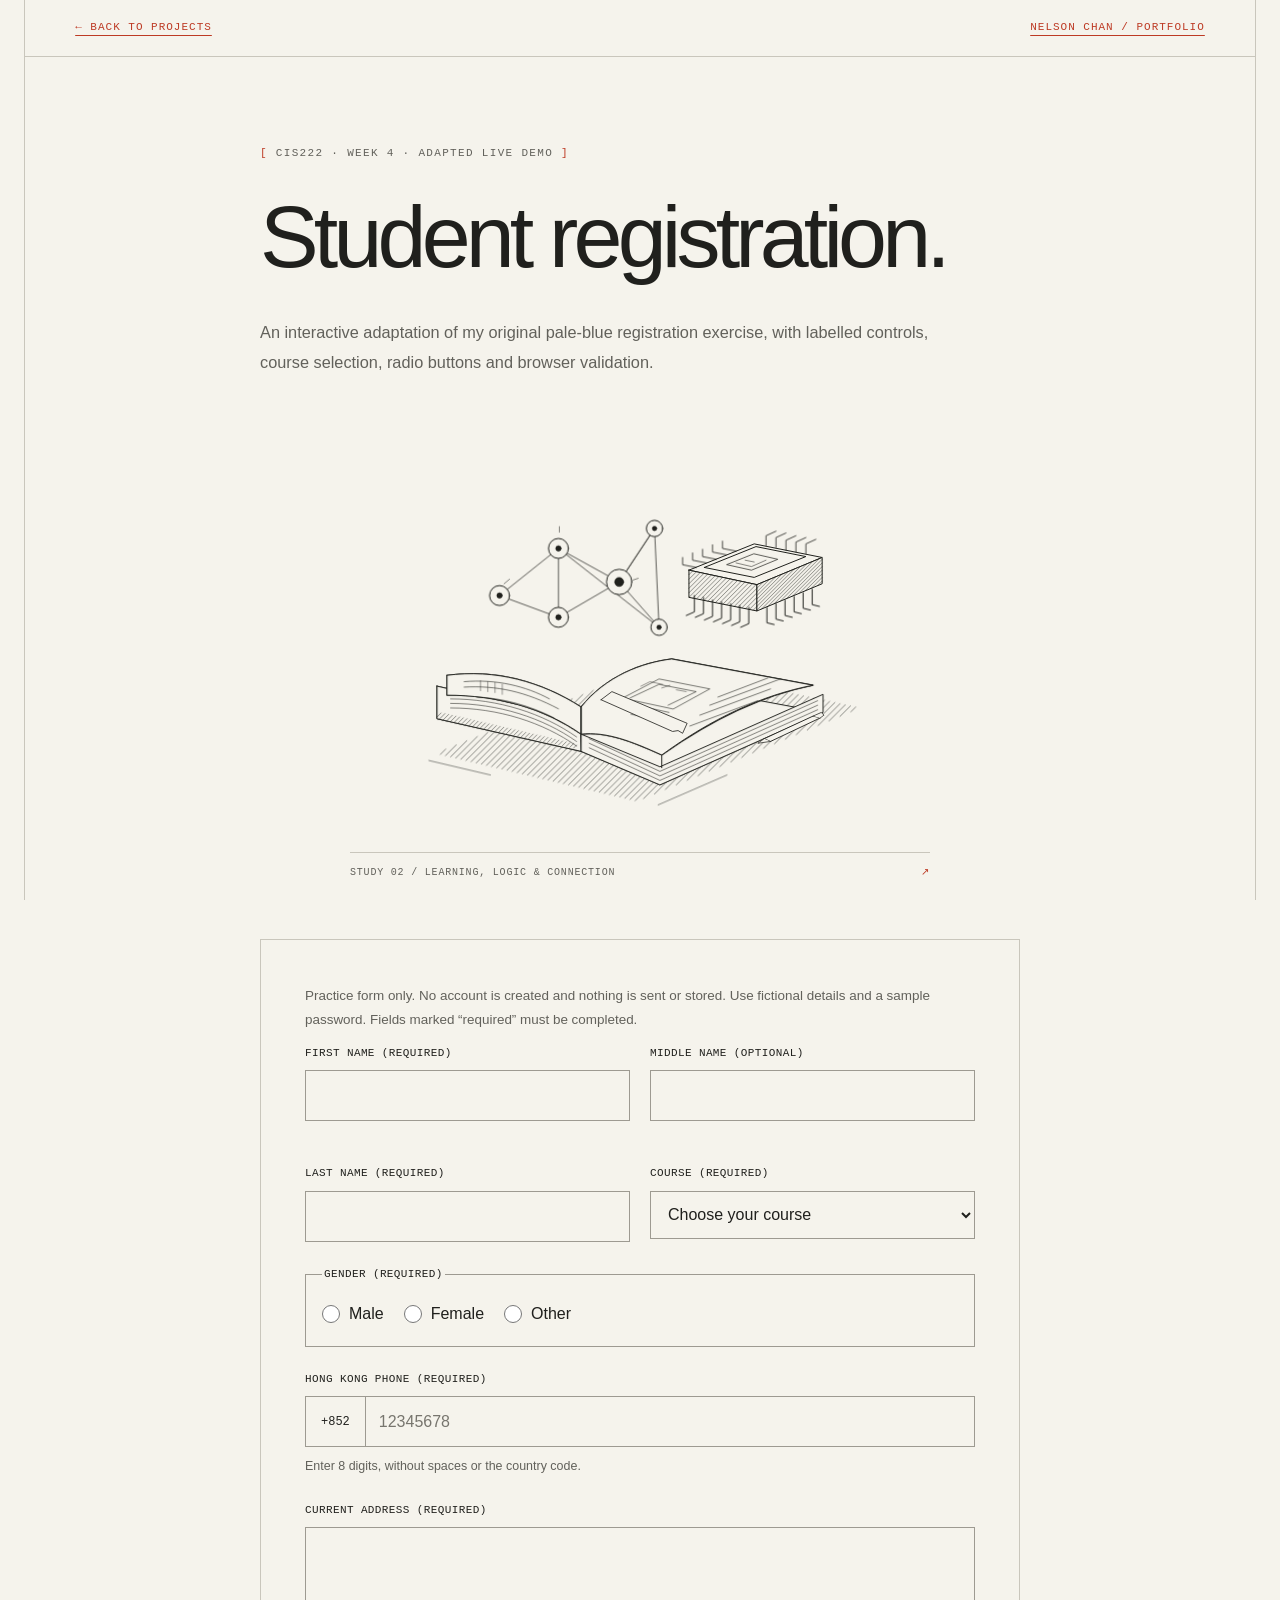
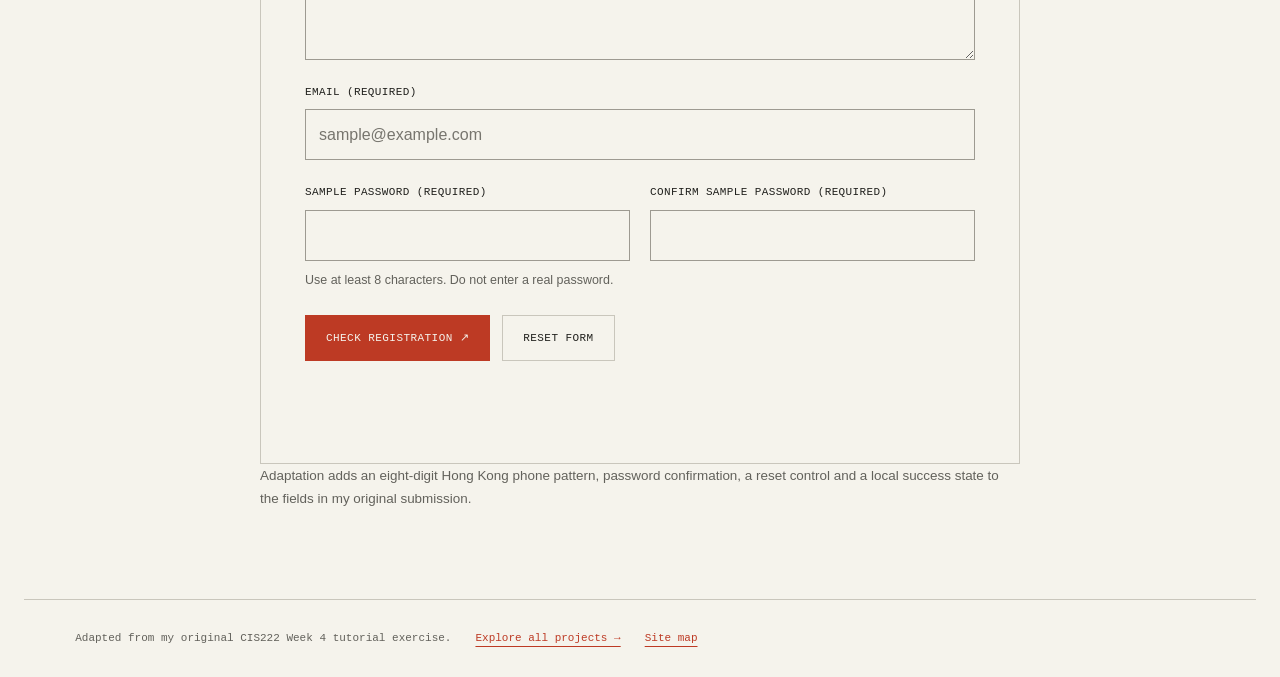
<file: work/week-4.html>
<!DOCTYPE html>
<html lang="en">
<head><meta charset="utf-8"><meta name="viewport" content="width=device-width, initial-scale=1"><meta name="description" content="An adapted live student registration form from Nelson Chan's CIS222 Week 4 tutorial exercise."><title>Week 4 · Student Registration | Nelson Chan</title><link rel="stylesheet" href="../css/demos.css"><script src="../js/script.js" defer></script></head>
<body class="demo-page registration-demo"><a class="demo-back" href="#main">Skip to registration demo ↓</a><nav class="demo-back" aria-label="Portfolio navigation"><a href="../projects.html">← Back to projects</a><a href="../index.html">Nelson Chan / Portfolio</a></nav>
<main class="demo-wrap registration-wrap" id="main"><p class="demo-eyebrow">CIS222 · Week 4 · Adapted live demo</p><h1>Student registration.</h1><p class="demo-lead">An interactive adaptation of my original pale-blue registration exercise, with labelled controls, course selection, radio buttons and browser validation.</p><figure class="demo-technical-art " aria-label="Study 02 / Learning, logic &amp; connection">
<svg xmlns="http://www.w3.org/2000/svg" class="architectural-scene technical-scene" viewBox="0 0 640 480" fill="none" stroke="#20211d" stroke-linecap="round" stroke-linejoin="round" role="img" aria-labelledby="education-ai-title education-ai-desc">
<title id="education-ai-title">An open technical book, processor and learning network</title><desc id="education-ai-desc">Original monochrome engraving of an open technical book with page hatching, an integrated circuit and connected neural nodes, symbolising Nelson Chan’s AI and ICT studies at Saint Francis University.</desc>
<g data-ink=""><path d="M99.6558 372.344L105.635 366.365 M105.312 373.688L117.27 361.73 M110.967 375.033L128.905 357.095 M116.623 376.377L140.541 352.459 M122.279 377.721L152.176 347.824 M127.935 379.065L163.811 343.189 M133.591 380.409L175.446 338.554 M139.246 381.754L187.081 333.919 M144.902 383.098L198.716 329.284 M150.558 384.442L210.351 324.649 M156.214 385.786L221.986 320.014 M161.87 387.13L233.622 315.378 M167.525 388.475L245.257 310.743 M173.181 389.819L256.892 306.108 M178.837 391.163L268.527 301.473 M184.493 392.507L280.162 296.838 M190.149 393.851L291.797 292.203 M195.804 395.196L303.432 287.568 M201.46 396.54L315.068 282.932 M207.116 397.884L326.703 278.297 M212.772 399.228L338.338 273.662 M218.428 400.572L344.937 274.063 M224.083 401.917L350.697 275.303 M229.739 403.261L356.458 276.542 M235.395 404.605L362.218 277.782 M241.051 405.949L367.978 279.022 M246.707 407.293L373.738 280.262 M252.362 408.638L379.498 281.502 M258.018 409.982L385.258 282.742 M263.674 411.326L391.018 283.982 M269.33 412.67L396.779 285.221 M274.986 414.014L402.539 286.461 M280.641 415.359L408.299 287.701 M286.297 416.703L414.059 288.941 M291.953 418.047L419.819 290.181 M297.609 419.391L425.579 291.421 M303.264 420.736L431.339 292.661 M308.92 422.08L437.1 293.9 M314.576 423.424L442.86 295.14 M323.881 421.119L448.62 296.38 M335.923 416.077L454.38 297.62 M347.965 411.035L460.14 298.86 M360.007 405.993L465.9 300.1 M372.049 400.951L471.661 301.339 M384.091 395.909L477.421 302.579 M396.133 390.867L483.181 303.819 M408.175 385.825L488.941 305.059 M420.217 380.783L494.701 306.299 M432.259 375.741L500.461 307.539 M444.301 370.699L506.221 308.779 M456.343 365.657L511.982 310.018 M468.385 360.615L517.742 311.258 M480.427 355.573L523.502 312.498 M492.469 350.531L529.262 313.738 M504.51 345.49L535.022 314.978 M516.552 340.448L540.782 316.218 M528.594 335.406L546.542 317.458 M540.636 330.364L552.303 318.697 M552.678 325.322L558.063 319.937" fill="none" stroke-width="0.55"/><path d="M87 379L155 395 M340 428L416 395" fill="none" stroke-width="0.55"/></g><polygon points="374,169 449,185 521,155 446,140" fill="#f5f3ec" stroke-width="1.1" data-draw="" pathLength="1"/><polygon points="374,169 449,185 449,214 374,199" fill="#f5f3ec" stroke-width="1.1" data-draw="" pathLength="1"/><polygon points="449,185 521,155 521,184 449,214" fill="#f5f3ec" stroke-width="1.1" data-draw="" pathLength="1"/><polygon points="391,166 446,177 503,154 448,143" fill="#f5f3ec" stroke-width="1.1" data-draw="" pathLength="1"/><g data-ink=""><path d="M455.857 182.143L449 189 M462.714 179.286L449 193 M469.571 176.429L449 197 M476.429 173.571L449 201 M483.286 170.714L449 205 M490.143 167.857L449 209 M497 165L449 213 M503.857 162.143L454.143 211.857 M510.714 159.286L461 209 M517.571 156.429L467.857 206.143 M521 157L474.714 203.286 M521 161L481.571 200.429 M521 165L488.429 197.571 M521 169L495.286 194.714 M521 173L502.143 191.857 M521 177L509 189 M521 181L515.857 186.143" fill="none" stroke-width="0.55"/><path d="M378.121 169.879L374 174 M382.242 170.758L374 179 M386.363 171.637L374 184 M390.484 172.516L374 189 M394.604 173.396L374 194 M398.725 174.275L374 199 M402.846 175.154L378.167 199.833 M406.967 176.033L382.333 200.667 M411.088 176.912L386.5 201.5 M415.209 177.791L390.667 202.333 M419.33 178.67L394.833 203.167 M423.451 179.549L399 204 M427.571 180.429L403.167 204.833 M431.692 181.308L407.333 205.667 M435.813 182.187L411.5 206.5 M439.934 183.066L415.667 207.333 M444.055 183.945L419.833 208.167 M448.176 184.824L424 209 M449 189L428.167 209.833 M449 194L432.333 210.667 M449 199L436.5 211.5 M449 204L440.667 212.333 M449 209L444.833 213.167 M449 214L449 214" fill="none" stroke-width="0.55"/><path d="M416 163L443 169L472 157L446 151Z" fill="none" stroke-width="0.8"/><path d="M426 161L443 165L459 158M436 158L446 160" fill="none" stroke-width="0.6"/></g><path d="M380 197L380 215L371 219M390 199L390 217L381 221M400 202L400 220L391 224M410 204L410 222L401 226M420 206L420 224L411 228M430 208L430 226L421 230M440 210L440 228L431 232" fill="none" stroke-width="1.1" data-draw="" pathLength="1"/><path d="M460 210L460 227L468 229M470 206L470 223L478 225M480 202L480 219L488 221M490 198L490 215L498 217M500 194L500 211L508 213M510 190L510 207L518 209" fill="none" stroke-width="1.1" data-draw="" pathLength="1"/><path d="M382 166L367 163L367 155M393 161L378 158L378 150M404 157L389 154L389 146M415 152L400 149L400 141M426 148L411 145L411 137" fill="none" stroke-width="0.9" data-draw="" pathLength="1"/><path d="M459 142L459 131L470 126M470 144L470 133L481 128M481 147L481 136L492 131M492 149L492 138L503 133M503 151L503 140L514 135" fill="none" stroke-width="0.9" data-draw="" pathLength="1"/><path d="M165 197L230 145L297 182L336 123M165 197L230 221L297 182L341 232M230 145L230 221M297 182L336 123M336 123L341 232M230 145L341 232" fill="none" stroke-width="0.8" data-draw="" pathLength="1"/><circle cx="165" cy="197" r="11" fill="#f5f3ec" stroke-width="1.1" data-draw="" pathLength="1"/><circle cx="230" cy="145" r="11" fill="#f5f3ec" stroke-width="1.1" data-draw="" pathLength="1"/><circle cx="230" cy="221" r="11" fill="#f5f3ec" stroke-width="1.1" data-draw="" pathLength="1"/><circle cx="297" cy="182" r="14" fill="#f5f3ec" stroke-width="1.1" data-draw="" pathLength="1"/><circle cx="336" cy="123" r="9" fill="#f5f3ec" stroke-width="1.1" data-draw="" pathLength="1"/><circle cx="341" cy="232" r="9" fill="#f5f3ec" stroke-width="1.1" data-draw="" pathLength="1"/><g data-ink=""><circle cx="165" cy="197" r="3" fill="#20211d" stroke-width="0.6"/><circle cx="230" cy="145" r="3" fill="#20211d" stroke-width="0.6"/><circle cx="230" cy="221" r="3" fill="#20211d" stroke-width="0.6"/><circle cx="297" cy="182" r="5" fill="#20211d" stroke-width="0.6"/><circle cx="336" cy="123" r="2.5" fill="#20211d" stroke-width="0.6"/><circle cx="341" cy="232" r="2.5" fill="#20211d" stroke-width="0.6"/><path d="M170 184L176 179 M231 127L231 121 M312 180L318 178" fill="none" stroke-width="0.6"/></g><polygon points="96,297 254,333 345,293 522,326 342,406 255,369 96,333" fill="#f5f3ec" stroke-width="1.1" data-draw="" pathLength="1"/><polygon points="96,297 254,333 255,369 96,333" fill="#f5f3ec" stroke-width="1.1" data-draw="" pathLength="1"/><polygon points="255,369 342,406 522,326 522,306 342,386 255,350" fill="#f5f3ec" stroke-width="1.1" data-draw="" pathLength="1"/><path d="M107 285C161 278 211 292 255 320C282 286 322 271 355 267L511 296C456 307 402 332 344 373C311 358 283 347 255 350C210 319 162 306 107 307Z" fill="#f5f3ec" stroke-width="1.3" data-draw="" pathLength="1"/><path d="M107 285L107 307C161 307 214 321 255 350L255 320C211 292 161 278 107 285Z" fill="#f5f3ec" stroke-width="1.1" data-draw="" pathLength="1"/><path d="M255 320C282 286 322 271 355 267L511 296C454 307 399 333 344 373C311 358 283 347 255 350Z" fill="#f5f3ec" stroke-width="1.1" data-draw="" pathLength="1"/><path d="M255 320L255 350M344 373L344 387" fill="none" stroke-width="1.1" data-draw="" pathLength="1"/><g data-ink=""><path d="M111 311C164 311 213 327 250 353M111 316C164 316 213 332 250 358M111 321C164 321 213 337 250 363M264 355L342 391L516 313M264 360L342 396L516 318M264 365L342 401L516 323" fill="none" stroke-width="0.6"/><path d="M100.444 326.556L96 331 M104.811 327.189L98.4706 333.529 M108.867 328.133L102.588 334.412 M112.922 329.078L106.706 335.294 M116.978 330.022L110.824 336.176 M121.033 330.967L114.941 337.059 M125.089 331.911L119.059 337.941 M129.144 332.856L123.176 338.824 M133.2 333.8L127.294 339.706 M137.256 334.744L131.412 340.588 M141.311 335.689L135.529 341.471 M145.367 336.633L139.647 342.353 M149.422 337.578L143.765 343.235 M153.478 338.522L147.882 344.118 M157.533 339.467L152 345 M161.589 340.411L156.118 345.882 M165.644 341.356L160.235 346.765 M169.7 342.3L164.353 347.647 M173.756 343.244L168.471 348.529 M177.811 344.189L172.588 349.412 M181.867 345.133L176.706 350.294 M185.922 346.078L180.824 351.176 M189.978 347.022L184.941 352.059 M194.033 347.967L189.059 352.941 M198.089 348.911L193.176 353.824 M202.144 349.856L197.294 354.706 M206.2 350.8L201.412 355.588 M210.256 351.744L205.529 356.471 M214.311 352.689L209.647 357.353 M218.367 353.633L213.765 358.235 M222.422 354.578L217.882 359.118 M226.478 355.522L222 360 M230.533 356.467L226.118 360.882 M234.589 357.411L230.235 361.765 M238.644 358.356L234.353 362.647 M242.7 359.3L238.471 363.529 M246.756 360.244L242.588 364.412 M250 362L246.706 365.294" fill="none" stroke-width="0.55"/></g><g data-ink=""><path d="M126 292C162 289 194 297 220 311M126 298C162 296 194 303 230 322M140 309C167 310 198 318 225 332M301 310L341 289L397 300L357 322ZM309 310L341 295L382 303L351 318M310 328L337 334M317 324L344 330M325 320L352 326M406 309L461 288M397 318L475 289M386 329L464 300M375 341L450 313" fill="none" stroke-width="0.65"/><path d="M144 291L144 302M152 292L152 303M160 293L160 304M168 295L168 306" fill="none" stroke-width="0.5"/><path d="M321 297L331 292L345 295M344 299L353 296M360 301L371 303" fill="none" stroke-width="0.5"/></g><path d="M277 312L289 303L372 338L367 349L362 346L356 347Z" fill="#f5f3ec" stroke-width="0.9" data-draw="" pathLength="1"/><path d="M457 355L511 330L519 332L464 358Z" fill="#f5f3ec" stroke-width="1" data-draw="" pathLength="1"/><path d="M511 330L520 326L523 329L519 332M457 355L450 360L464 358" fill="#f5f3ec" stroke-width="0.8" data-draw="" pathLength="1"/>
</svg>
<figcaption>Study 02 / Learning, logic &amp; connection <span aria-hidden="true">↗</span></figcaption></figure>
<div class="demo-card student-form demo-section"><p class="demo-note" id="practice-note">Practice form only. No account is created and nothing is sent or stored. Use fictional details and a sample password. Fields marked “required” must be completed.</p>
<form data-demo-form aria-describedby="practice-note"><div class="form-grid"><div class="form-field"><label for="firstname">First name (required)</label><input id="firstname" name="firstname" autocomplete="given-name" maxlength="60" required></div><div class="form-field"><label for="middlename">Middle name (optional)</label><input id="middlename" name="middlename" autocomplete="additional-name" maxlength="60"></div><div class="form-field"><label for="lastname">Last name (required)</label><input id="lastname" name="lastname" autocomplete="family-name" maxlength="60" required></div><div class="form-field"><label for="course">Course (required)</label><select id="course" name="course" required><option value="">Choose your course</option><option value="CIS222">CIS222 Web Design and Development</option></select></div></div>
<fieldset><legend>Gender (required)</legend><div class="radio-options"><label><input type="radio" name="gender" value="male" required> Male</label><label><input type="radio" name="gender" value="female"> Female</label><label><input type="radio" name="gender" value="other"> Other</label></div></fieldset><div class="form-field"><label for="phone">Hong Kong phone (required)</label><div class="phone-field"><span class="phone-code" aria-label="Hong Kong country code">+852</span><input id="phone" name="phone" type="tel" inputmode="numeric" autocomplete="tel-national" pattern="[0-9]{8}" maxlength="8" placeholder="12345678" aria-describedby="phone-help" required></div><small id="phone-help">Enter 8 digits, without spaces or the country code.</small></div><div class="form-field"><label for="address">Current address (required)</label><textarea id="address" name="address" rows="4" autocomplete="street-address" maxlength="400" required></textarea></div><div class="form-field"><label for="email">Email (required)</label><input id="email" name="email" type="email" autocomplete="email" placeholder="sample@example.com" maxlength="120" required></div><div class="form-grid"><div class="form-field"><label for="password">Sample password (required)</label><input id="password" name="password" type="password" autocomplete="new-password" minlength="8" maxlength="100" aria-describedby="password-help" required><small id="password-help">Use at least 8 characters. Do not enter a real password.</small></div><div class="form-field"><label for="confirmation">Confirm sample password (required)</label><input id="confirmation" name="confirmation" type="password" autocomplete="new-password" minlength="8" maxlength="100" required></div></div><div class="form-actions"><button class="demo-button" type="submit" disabled>Check registration ↗</button><button class="demo-button secondary" type="reset">Reset form</button></div><p data-demo-status role="status" aria-live="polite"></p><noscript><p class="demo-note">Enable JavaScript to try this local form demo. Nothing is submitted while scripting is disabled.</p></noscript></form></div><p class="demo-note">Adaptation adds an eight-digit Hong Kong phone pattern, password confirmation, a reset control and a local success state to the fields in my original submission.</p></main><footer class="demo-footer">Adapted from my original CIS222 Week 4 tutorial exercise.<a href="../projects.html">Explore all projects →</a><a href="../sitemap.html">Site map</a></footer></body></html>
</file>
<file: css/style.css>
/* Nelson Chan — The computing studio. Original paper-and-ink design system. */
:root {
  color-scheme: light;
  --bg: #f5f3ec;
  --surface: #eeece4;
  --surface-raised: #faf8f2;
  --text: #20211d;
  --muted: #65665e;
  --accent: #bd3a24;
  --line: #c8c8bd;
  --line-bright: #93968a;
  --sans: "Helvetica Neue", Helvetica, Arial, sans-serif;
  --mono: "SFMono-Regular", Consolas, "Liberation Mono", monospace;
  --ease: cubic-bezier(.22, 1, .36, 1);
  --container: 1280px;
  --radius: 0;
}
*, *::before, *::after { box-sizing: border-box; }
html { scroll-behavior: smooth; scroll-padding-top: 105px; }
body { position: relative; margin: 0; padding: 12px; background-color: var(--bg); color: var(--text); font-family: var(--sans); font-size: 16px; line-height: 1.7; -webkit-font-smoothing: antialiased; overflow-x: clip; }
body { background-image: url("data:image/svg+xml,%3Csvg viewBox='0 0 180 180' xmlns='http://www.w3.org/2000/svg'%3E%3Cfilter id='paper'%3E%3CfeTurbulence type='fractalNoise' baseFrequency='.82' numOctaves='3' stitchTiles='stitch'/%3E%3C/filter%3E%3Cpath fill='%2320211d' opacity='.028' filter='url(%23paper)' d='M0 0h180v180H0z'/%3E%3C/svg%3E"); }
body::before { content: ""; position: absolute; inset: 12px; z-index: 70; border: 1px solid var(--line-bright); pointer-events: none; }
::selection { color: var(--bg); background: var(--accent); }
[hidden] { display: none !important; }
a { color: inherit; text-decoration: none; text-underline-offset: 5px; }
button, input, select, textarea { font: inherit; }
button { color: inherit; cursor: pointer; }
button, a { -webkit-tap-highlight-color: transparent; }
button:disabled { opacity: .5; cursor: not-allowed; }
:focus-visible { outline: 2px solid var(--accent); outline-offset: 5px; }
main:focus { outline: none; }
img, svg { max-width: 100%; }
img { display: block; height: auto; }
figure, blockquote { margin: 0; }
h1, h2, h3, h4, p, ul, ol, dl { margin-top: 0; }
h1, h2, h3, h4 { font-weight: 400; line-height: 1.1; letter-spacing: -.052em; }
h3 { font-size: clamp(1.4rem, 2vw, 1.85rem); margin-bottom: 17px; }
p { margin-bottom: 22px; color: var(--muted); }
ul, ol { padding-left: 1.25rem; }
strong { font-weight: 500; }
.container { width: min(var(--container), calc(100% - 88px)); margin-inline: auto; }
main > .container { border-inline: 1px solid var(--line); padding-inline: 42px; }
.section { padding-block: 100px; border-bottom: 1px solid var(--line); }
.eyebrow, .micro-copy, .card-index, .project-meta, .art-label, .art-coordinate, .timeline-meta, .skill-level, .filter-button, .notice-label, .breadcrumbs, .tag-list, .filter-count, .focus-label, .drawing-meta, .drawing-caption, .discipline-strip, .drawing-controls { font-family: var(--mono); font-size: .64rem; font-weight: 400; line-height: 1.6; letter-spacing: .055em; text-transform: uppercase; }
.eyebrow { display: flex; align-items: center; gap: 10px; color: var(--muted); margin-bottom: 27px; }
.micro-copy { color: var(--muted); }
.accent-text, .outline-text { color: var(--text); -webkit-text-stroke: 0; }
.status-dot { flex: 0 0 auto; width: 5px; height: 5px; display: inline-block; background: var(--text); }
.section-title { font-size: clamp(2.5rem, 4.3vw, 4.2rem); line-height: 1.08; margin-bottom: 28px; }
.lede { font-size: clamp(1.02rem, 1.4vw, 1.17rem); line-height: 1.7; }
.section-head { display: grid; grid-template-columns: 1.1fr 1fr; align-items: end; gap: 11%; margin-bottom: 50px; }
.section-head .section-title { margin-bottom: 0; }
.section-head > :last-child > :last-child, .section-head > p { margin-bottom: 0; }
.two-col { display: grid; grid-template-columns: repeat(2, minmax(0, 1fr)); align-items: center; gap: 9%; }
.three-col { display: grid; grid-template-columns: repeat(3, minmax(0, 1fr)); gap: 0; border-top: 1px solid var(--line); border-left: 1px solid var(--line); }
.sr-only { position: absolute; width: 1px; height: 1px; padding: 0; margin: -1px; overflow: hidden; clip: rect(0, 0, 0, 0); white-space: nowrap; border: 0; }
.skip-link { position: fixed; left: 24px; top: 24px; padding: 12px 20px; z-index: 210; color: var(--bg); background: var(--text); transform: translateY(-180%); }
.skip-link:focus { transform: none; }
.scroll-progress { position: fixed; z-index: 80; left: 12px; top: 12px; width: calc(100% - 24px); height: 2px; background: var(--accent); transform: scaleX(0); transform-origin: left center; pointer-events: none; }
.cursor-glow { display: none !important; }
main, .site-footer { position: relative; z-index: 1; transition: opacity .14s ease, transform .14s ease; }
html.is-leaving main { opacity: 0; transform: translateY(-7px); }
html.is-leaving .site-footer { opacity: 0; }
/* A ruled masthead sits inside the outer sheet. */
.site-header { position: sticky; top: 12px; z-index: 50; border-bottom: 1px solid var(--line-bright); background: var(--bg); }
.nav-shell { min-height: 74px; padding-inline: 42px; display: flex; align-items: center; justify-content: space-between; gap: 22px; border-inline: 1px solid var(--line); }
.brand { display: inline-flex; align-items: center; flex-shrink: 0; gap: 10px; font-size: 1.05rem; font-weight: 500; letter-spacing: -.045em; white-space: nowrap; }
.brand svg { width: 19px; height: 19px; color: var(--text); transition: transform .6s var(--ease); }
.brand-period { color: var(--text); }
.nav-links { display: flex; align-items: center; gap: 20px; }
.nav-links a { position: relative; font-family: var(--mono); font-size: .6rem; line-height: 1.6; letter-spacing: .01em; text-transform: uppercase; color: var(--text); transition: color .2s; }
.nav-links a[aria-current="page"] { color: var(--accent); }
.nav-links a:not(.nav-contact)::after { content: ""; position: absolute; bottom: -7px; left: 0; width: 100%; height: 1px; background: currentColor; transform: scaleX(0); transform-origin: right; transition: transform .3s var(--ease); }
.nav-links a[aria-current="page"]::after { transform: scaleX(1); }
.nav-links .nav-contact { color: var(--accent); margin-left: 13px; }
.nav-contact span { display: inline-block; padding-left: 10px; transition: transform .3s var(--ease); }
.menu-toggle { display: none; }
/* Original IT and AI engraving: a quiet central stage, then the name. */
.home-hero { position: relative; padding-top: 0; }
.focus-strip { min-height: 60px; display: flex; justify-content: space-between; align-items: center; gap: 20px; border-bottom: 1px solid var(--line); }
.focus-strip p { margin: 0; font-size: .57rem; }
.focus-label { color: var(--text); }
.focus-label > span { margin-right: 8px; color: var(--muted); }
.hero-art, .drawing-stage { position: relative; width: 100%; height: clamp(340px, 33vw, 445px); display: grid; grid-template-rows: minmax(0, 1fr); place-items: center; margin: 0 0 42px; padding: 30px 0 46px; isolation: isolate; }
.architectural-scene { display: block; width: min(100%, 930px); height: 100%; min-height: 0; max-height: 100%; overflow: visible; color: var(--text); transform: none; }
.drawing-meta { position: absolute; top: 15px; left: 0; right: 0; display: flex; justify-content: space-between; gap: 20px; pointer-events: none; font-size: .5rem; color: var(--muted); }
.drawing-coordinates b { font-weight: 400; }
.drawing-caption { position: absolute; bottom: 0; left: 0; right: 0; display: flex; align-items: center; justify-content: space-between; gap: 25px; padding-top: 13px; border-top: 1px solid var(--line); color: var(--muted); font-size: .5rem; }
.drawing-controls { display: flex; gap: 21px; align-items: center; flex-shrink: 0; font-size: inherit; }
.drawing-controls button { padding: 0; border: 0; border-bottom: 1px solid transparent; background: none; font: inherit; color: var(--accent); cursor: pointer; text-transform: uppercase; transition: border-color .25s; }
.drawing-controls button[aria-pressed="true"] { border-color: var(--accent); }
.hero-copy { position: relative; z-index: 2; text-align: center; padding-bottom: 45px; }
.hero-copy .eyebrow { justify-content: center; margin-bottom: 17px; font-size: .57rem; }
.hero-title { font-size: clamp(4rem, 8.5vw, 7.7rem); font-weight: 400; line-height: 1; letter-spacing: -.067em; margin: 0 0 20px; }
.optional-break { display: none; }
.hero-role { color: var(--text); font-size: clamp(1.05rem, 1.7vw, 1.35rem); line-height: 1.4; font-weight: 400; letter-spacing: -.025em; margin-bottom: 15px; }
.hero-copy .lede { max-width: 550px; margin: 0 auto; font-size: .94rem; line-height: 1.7; }
.button-row { display: flex; align-items: center; flex-wrap: wrap; gap: 14px; margin-top: 28px; }
.hero-copy .button-row { justify-content: center; }
.button { position: relative; display: inline-flex; align-items: center; justify-content: space-between; gap: 30px; min-height: 48px; padding: 13px 18px; border: 1px solid var(--line-bright); font-family: var(--mono); font-size: .62rem; font-weight: 400; line-height: 1.6; text-transform: uppercase; letter-spacing: .035em; background: transparent; transition: color .25s, border-color .25s, background .25s; }
.button span { color: var(--accent); font-size: 1rem; line-height: 1; transition: transform .35s var(--ease); }
.button-primary { color: var(--text); border-color: var(--text); }
.button-ghost { color: var(--text); }
.hero-bottom { display: flex; align-items: center; justify-content: space-between; gap: 24px; padding-block: 20px; border-top: 1px solid var(--line); }
.hero-bottom .micro-copy, .scroll-link { font-size: .53rem; letter-spacing: .04em; }
.scroll-link { display: inline-flex; align-items: center; gap: 25px; font-family: var(--mono); text-transform: uppercase; color: var(--accent); }
.scroll-link span { font-size: 1.1rem; transition: transform .35s var(--ease); }
.discipline-strip { display: grid; grid-template-columns: repeat(3, 1fr); border-block: 1px solid var(--line); color: var(--muted); font-size: .58rem; }
.discipline-strip > * { margin: 0; padding: 18px 20px; text-align: center; border-right: 1px solid var(--line); }
.discipline-strip > :last-child { border-right: 0; }
/* Inspection is optional; conventional links and keyboard controls remain available. */
.inspection-cursor { display: none; pointer-events: none; position: absolute; z-index: 5; left: var(--cursor-x, 50%); top: var(--cursor-y, 50%); width: 33px; height: 33px; border: 1px solid var(--accent); border-radius: 50%; transform: translate(-50%, -50%); }
.inspection-cursor::before, .inspection-cursor::after { content: ""; position: absolute; background: var(--accent); }
.inspection-cursor::before { width: 43px; height: 1px; left: -6px; top: 15px; }
.inspection-cursor::after { width: 1px; height: 43px; left: 15px; top: -6px; }
.drawing-stage.is-inspecting.has-inspection-pointer .inspection-cursor { display: block; }
.scene-hotspot { position: absolute; z-index: 4; display: inline-flex; align-items: center; gap: 10px; padding: 7px 9px; border: 1px solid var(--line-bright); background: var(--bg); color: var(--accent); font-family: var(--mono); font-size: .5rem; text-transform: uppercase; line-height: 1.6; opacity: 0; visibility: hidden; transform: translateY(5px); transition: opacity .25s, visibility .25s, transform .35s var(--ease); }
.hotspot-one { left: 14%; top: 60%; }
.hotspot-two { left: 44%; top: 25%; }
.hotspot-three { right: 10%; top: 48%; }
.drawing-stage.is-inspecting .scene-hotspot, .drawing-stage.is-dragging .scene-hotspot, .scene-hotspot:focus-visible { opacity: 1; visibility: visible; transform: none; }
.drawing-stage.is-inspecting .architectural-scene { cursor: crosshair; }
/* Shared rectangular panels and open, editorial grids. */
.card { position: relative; display: block; min-width: 0; padding: 36px; border: 1px solid var(--line); background: transparent; transition: border-color .35s, background .35s; }
.three-col > .card { border-top: 0; border-left: 0; }
.card-index { color: var(--muted); display: block; margin-bottom: 43px; font-size: .58rem; }
.card p:last-child { margin-bottom: 0; }
.card h3 { margin-bottom: 16px; }
.card p { font-size: .91rem; line-height: 1.75; }
.feature-card { min-height: 305px; display: flex; flex-direction: column; }
.feature-card p { flex: 1; }
.text-link { display: inline-flex; align-items: center; gap: 20px; width: fit-content; padding: 5px 0; color: var(--accent); font-family: var(--mono); font-size: .61rem; font-weight: 400; line-height: 1.6; letter-spacing: .02em; text-transform: uppercase; border: 0; border-bottom: 1px solid transparent; background: none; transition: color .25s, border-color .25s; }
.text-link span { display: inline-block; color: var(--accent); font-size: 1rem; transition: transform .35s var(--ease); }
.project-grid { display: grid; grid-template-columns: repeat(2, minmax(0, 1fr)); gap: 58px 30px; }
.project-card { min-width: 0; }
.project-image { display: block; aspect-ratio: 1000 / 650; overflow: hidden; border: 1px solid var(--line); background: var(--surface); }
.project-image img { width: 100%; height: 100%; object-fit: cover; transition: transform .8s var(--ease); }
.project-body { padding-top: 24px; }
.project-meta { display: flex; align-items: center; justify-content: space-between; gap: 12px; font-size: .55rem; color: var(--muted); margin-bottom: 15px; }
.project-meta span:first-child { color: var(--text); }
.project-body h3 { font-size: 1.8rem; margin-bottom: 14px; }
.project-body p { max-width: 97%; font-size: .92rem; }
.project-actions { display: flex; flex-wrap: wrap; gap: 11px 25px; }
.portrait-card { position: relative; width: 100%; max-width: 520px; }
.portrait-frame { position: relative; aspect-ratio: 680 / 820; overflow: hidden; border: 1px solid var(--line-bright); background: var(--surface); }
.portrait-image, .portrait-fallback, .portrait-fallback svg { display: block; width: 100%; height: 100%; }
.portrait-image { object-fit: cover; object-position: center; }
.portrait-fallback { position: absolute; inset: 0; }
.portrait-frame.has-photo .portrait-fallback { display: none; }
.portrait-caption { display: flex; flex-direction: column; gap: 3px; padding: 18px 0; border-bottom: 1px solid var(--line); }
.portrait-caption strong { color: var(--text); font-size: 1rem; letter-spacing: -.025em; }
.portrait-caption span { color: var(--muted); font-family: var(--mono); font-size: .55rem; text-transform: uppercase; letter-spacing: .025em; }
.profile-layout { display: grid; grid-template-columns: .9fr 1.1fr; align-items: center; gap: 9%; }
.profile-copy .section-title { font-size: clamp(2.7rem, 4vw, 3.8rem); }
.detail-list { margin: 32px 0; border-top: 1px solid var(--line); }
.detail-list > div { display: grid; grid-template-columns: 111px 1fr; gap: 20px; padding: 15px 0; border-bottom: 1px solid var(--line); }
.detail-list dt { color: var(--muted); font-family: var(--mono); text-transform: uppercase; letter-spacing: .035em; font-size: .57rem; padding-top: 4px; }
.detail-list dd { margin: 0; color: var(--text); font-size: .86rem; overflow-wrap: anywhere; }
.detail-list a { color: var(--accent); text-decoration: underline; text-decoration-color: var(--line); }
.hobby-grid { display: grid; grid-template-columns: repeat(2, minmax(0, 1fr)); gap: 0; border-top: 1px solid var(--line); border-left: 1px solid var(--line); }
.hobby-card { padding: 40px; border-left: 0; border-top: 0; }
.hobby-icon { width: 47px; height: 47px; display: grid; place-items: center; border: 1px solid var(--line-bright); margin-bottom: 35px; font-family: var(--mono); font-size: 1.1rem; color: var(--text); }
.hobby-icon svg { width: 25px; height: 25px; }
.quote-panel { margin-top: 60px; padding: 45px 0 0; border-top: 1px solid var(--line); }
.quote-panel blockquote { max-width: 940px; font-size: clamp(1.8rem, 3vw, 2.7rem); line-height: 1.35; letter-spacing: -.04em; }
.quote-panel blockquote p { color: var(--text); margin-bottom: 16px; }
.quote-panel > p:last-child { margin-top: 23px; margin-bottom: 0; font-size: .85rem; }
.quote-panel cite { font-family: var(--mono); font-style: normal; font-size: .62rem; color: var(--muted); }
/* All six inner pages use the same framing and considered hierarchy. */
.breadcrumbs { display: flex; flex-wrap: wrap; align-items: center; gap: 13px; color: var(--muted); font-size: .56rem; padding-top: 30px; }
.breadcrumbs a { color: var(--accent); }
.breadcrumbs [aria-current] { color: var(--text); }
.page-hero { position: relative; padding: 75px 0 65px; border-bottom: 1px solid var(--line); }
.page-hero::after { content: "+"; position: absolute; right: 0; top: 30px; font-family: var(--mono); font-size: 1.1rem; color: var(--line-bright); line-height: 1; }
.page-title { font-size: clamp(3.8rem, 7vw, 6.9rem); line-height: 1.02; max-width: 1050px; letter-spacing: -.06em; margin-bottom: 30px; }
.page-intro { max-width: 670px; margin-bottom: 0; }
.page-index { color: var(--muted); }
.notice { display: flex; align-items: baseline; gap: 28px; border-top: 1px solid var(--line); border-bottom: 1px solid var(--line); padding: 20px 0; margin-top: 40px; }
.notice-label { color: var(--text); white-space: nowrap; font-size: .57rem; }
.notice p { margin: 0; font-size: .84rem; }
.timeline { position: relative; margin-left: 5px; padding-left: 40px; }
.timeline::before { content: ""; position: absolute; left: 0; top: 9px; bottom: 12px; width: 1px; background: var(--line); }
.timeline-item { position: relative; padding-bottom: 50px; }
.timeline-item:last-child { padding-bottom: 0; }
.timeline-marker { position: absolute; top: 7px; left: -44px; width: 9px; height: 9px; background: var(--bg); border: 1px solid var(--text); box-shadow: 0 0 0 5px var(--bg); }
.timeline-item:first-child .timeline-marker { background: var(--text); }
.timeline-body { padding-bottom: 35px; border-bottom: 1px solid var(--line); }
.timeline-item:last-child .timeline-body { border-bottom: 0; padding-bottom: 0; }
.timeline-meta { display: flex; align-items: center; justify-content: space-between; gap: 18px; margin-bottom: 18px; color: var(--muted); font-size: .57rem; }
.timeline-meta span:first-child { color: var(--text); }
.timeline-body h3 { font-size: clamp(1.8rem, 2.7vw, 2.5rem); }
.timeline-body > p { max-width: 790px; }
.check-list { padding: 0; list-style: none; margin-bottom: 22px; color: var(--muted); }
.check-list li { position: relative; padding-left: 23px; margin-bottom: 11px; font-size: .89rem; }
.check-list li::before { content: "↗"; position: absolute; left: 0; color: var(--accent); font-family: var(--mono); font-size: .8rem; }
.education-card { padding: 43px; }
.education-card .card-index { margin-bottom: 50px; }
.education-card .section-title { font-size: clamp(2.5rem, 3.5vw, 3.4rem); }
.education-card .lede { color: var(--text); font-size: 1rem; }
.tag-list { display: flex; flex-wrap: wrap; gap: 8px; padding: 0; margin-bottom: 0; list-style: none; font-size: .53rem; }
.tag-list li, .tag-list span { padding: 7px 9px; border: 1px solid var(--line); color: var(--muted); }
.table-wrap { overflow-x: auto; border: 1px solid var(--line); }
.data-table { width: 100%; border-collapse: collapse; text-align: left; font-size: .86rem; min-width: 670px; }
.data-table caption { text-align: left; padding: 23px 26px; font-family: var(--mono); color: var(--text); font-size: .61rem; letter-spacing: .035em; text-transform: uppercase; border-bottom: 1px solid var(--line); }
.data-table th, .data-table td { padding: 23px 26px; border-bottom: 1px solid var(--line); vertical-align: top; }
.data-table thead { background: var(--surface); }
.data-table thead th { font-family: var(--mono); font-size: .59rem; letter-spacing: .035em; text-transform: uppercase; color: var(--muted); font-weight: 400; }
.data-table tbody th { font-weight: 500; color: var(--text); width: 20%; }
.data-table td { color: var(--muted); }
.data-table tr:last-child th, .data-table tr:last-child td { border-bottom: 0; }
.data-table a { color: var(--accent); text-decoration: underline; text-decoration-color: var(--line); }
.skill-grid { display: grid; grid-template-columns: repeat(2, minmax(0, 1fr)); gap: 0; border-top: 1px solid var(--line); border-left: 1px solid var(--line); }
.skill-card { padding: 40px; border-left: 0; border-top: 0; }
.skill-card .card-index { margin-bottom: 28px; }
.skill-card h3 { font-size: 2.1rem; margin-bottom: 19px; }
.skill-card > p { max-width: 470px; }
.skill-level { display: inline-block; border: 1px solid var(--line); color: var(--muted); padding: 5px 8px; margin-bottom: 21px; font-size: .53rem; }
.skill-card .check-list { margin-top: 8px; }
.skill-card .micro-copy { font-size: .54rem; }
.process-grid { display: grid; grid-template-columns: repeat(4, minmax(0, 1fr)); gap: 28px; }
.process-step { position: relative; border-top: 1px solid var(--line-bright); padding-top: 22px; }
.process-step .card-index { margin-bottom: 32px; }
.process-step h3 { font-size: 1.45rem; }
.process-step p { font-size: .86rem; line-height: 1.75; margin-bottom: 0; }
.filter-bar { display: flex; align-items: center; flex-wrap: wrap; gap: 9px; margin-bottom: 36px; }
.filter-button { min-height: 42px; padding: 9px 16px; border: 1px solid var(--line); background: transparent; font-size: .56rem; color: var(--muted); transition: color .25s, border-color .25s, background .25s; }
.filter-button[aria-pressed="true"] { background: var(--text); border-color: var(--text); color: var(--bg); }
.filter-count { margin: 0 0 0 auto; font-size: .53rem; color: var(--muted); }
.accordion { border-top: 1px solid var(--line); }
.accordion:last-child { border-bottom: 1px solid var(--line); }
.accordion summary { list-style: none; display: flex; align-items: center; justify-content: space-between; gap: 25px; padding: 25px 0; cursor: pointer; font-size: clamp(1.05rem, 1.6vw, 1.35rem); font-weight: 400; letter-spacing: -.025em; }
.accordion summary::-webkit-details-marker { display: none; }
.accordion-symbol { color: var(--accent); font-family: var(--mono); font-size: 1.4rem; font-weight: 400; transition: transform .3s var(--ease); }
.accordion[open] .accordion-symbol { transform: rotate(45deg); }
.accordion-body { max-width: 800px; padding-bottom: 28px; }
.accordion-body p { font-size: .93rem; }
.project-dialog { width: min(780px, calc(100% - 48px)); max-height: calc(100dvh - 50px); border: 1px solid var(--line-bright); padding: 0; background: var(--bg); color: var(--text); box-shadow: 0 15px 80px #20211d24; }
.project-dialog::backdrop { background: #20211d65; }
.dialog-shell { position: relative; padding: 65px 50px 45px; }
.dialog-close { position: absolute; right: 18px; top: 18px; display: grid; place-items: center; width: 36px; height: 36px; padding: 0; border: 1px solid var(--line); background: transparent; line-height: 1; font-size: 1.1rem; }
.dialog-content h2 { font-size: clamp(2.2rem, 5vw, 3.2rem); margin-bottom: 25px; }
.dialog-content h3 { margin-top: 29px; font-size: 1.3rem; }
.dialog-content ul { color: var(--muted); font-size: .93rem; }
.dialog-content .micro-copy { font-size: .57rem; }
.sitemap-grid { display: grid; grid-template-columns: repeat(3, minmax(0, 1fr)); gap: 0; border-top: 1px solid var(--line); border-left: 1px solid var(--line); }
.sitemap-card { padding: 31px; border-left: 0; border-top: 0; }
.sitemap-card .card-index { margin-bottom: 31px; }
.sitemap-card h2 { font-size: 1.9rem; margin-bottom: 17px; }
.sitemap-card h2 a { display: flex; align-items: flex-start; justify-content: space-between; gap: 12px; transition: color .2s; }
.sitemap-card h2 a > span { flex-shrink: 0; color: var(--accent); }
.sitemap-card p { font-size: .86rem; }
.sitemap-card ul { margin: 0; padding: 19px 0 0; border-top: 1px solid var(--line); list-style: none; }
.sitemap-card li { font-size: .79rem; line-height: 1.65; margin-bottom: 10px; }
.sitemap-card li a { display: flex; align-items: center; justify-content: space-between; gap: 15px; color: var(--accent); }
.sitemap-card li a::after { content: "↗"; color: var(--accent); }
.resource-list { list-style: none; padding: 0; margin: 0; }
.resource-list li { padding-block: 16px; border-bottom: 1px solid var(--line); font-size: .87rem; }
.resource-list li:last-child { border: 0; padding-bottom: 0; }
.resource-list a { color: var(--accent); text-decoration: underline; text-decoration-color: var(--line); }
.stats-grid { display: grid; grid-template-columns: repeat(4, 1fr); border-block: 1px solid var(--line); }
.stat { padding: 30px; border-right: 1px solid var(--line); }
.stat:last-child { border-right: 0; }
.stat strong { display: block; color: var(--text); font-size: 3.1rem; font-weight: 400; letter-spacing: -.06em; line-height: 1.2; }
.stat span { font-family: var(--mono); font-size: .56rem; text-transform: uppercase; letter-spacing: .035em; color: var(--muted); }
/* A restrained final invitation, repeated consistently on every page. */
.contact-panel { position: relative; padding: 100px 0 85px; }
.contact-title { font-size: clamp(3.3rem, 6.8vw, 6.4rem); line-height: 1.04; letter-spacing: -.06em; margin-bottom: 30px; }
.contact-panel > p { max-width: 670px; font-size: .95rem; }
.email-link { display: inline-flex; align-items: center; gap: 30px; padding: 5px 0 10px; color: var(--accent); font-size: clamp(1rem, 2vw, 1.7rem); font-weight: 400; letter-spacing: -.03em; border-bottom: 1px solid var(--line-bright); overflow-wrap: anywhere; max-width: 100%; transition: border-color .25s; }
.email-link span { display: inline-block; color: var(--accent); flex-shrink: 0; transition: transform .35s var(--ease); }
.contact-panel .button-row { margin-top: 30px; }
.copy-status { min-height: 22px; margin: 14px 0 0 !important; font-size: .58rem !important; color: var(--accent); }
.site-footer { border-top: 1px solid var(--line-bright); }
.site-footer > .container { padding-inline: 42px; border-inline: 1px solid var(--line); }
.footer-top { display: flex; justify-content: space-between; align-items: flex-start; gap: 50px; padding-block: 50px; }
.footer-top p { font-size: .78rem; line-height: 1.8; margin: 16px 0 0; }
.footer-nav { display: grid; grid-template-columns: repeat(4, auto); gap: 15px 35px; padding-top: 4px; }
.footer-nav a { font-family: var(--mono); font-size: .56rem; text-transform: uppercase; color: var(--muted); transition: color .2s; }
.footer-bottom { display: flex; justify-content: space-between; gap: 20px; align-items: center; border-top: 1px solid var(--line); padding-block: 23px; font-family: var(--mono); font-size: .52rem; text-transform: uppercase; color: var(--muted); letter-spacing: .025em; }
.footer-bottom p { margin: 0; font-size: inherit; color: inherit; }
.footer-bottom a { color: var(--accent); }
.back-to-top { position: fixed; z-index: 60; right: 24px; bottom: 24px; width: 40px; height: 40px; display: grid; place-items: center; padding: 0; border: 1px solid var(--line-bright); background: var(--bg); color: var(--accent); font-size: 1.1rem; transition: border-color .25s, transform .3s var(--ease); }
/* The intro and stroke sequence are enhancements; no script means a complete page. */
.intro-screen { display: none; }
.js .intro-screen { position: fixed; inset: 12px; z-index: 200; display: flex; flex-direction: column; justify-content: space-between; padding: 40px; background: var(--bg); pointer-events: none; transition: opacity .48s var(--ease), visibility .48s; }
.intro-label, .intro-note, .intro-number { font-family: var(--mono); font-size: .6rem; letter-spacing: .045em; text-transform: uppercase; }
.intro-label { color: var(--text); }
.intro-number { position: absolute; right: 40px; bottom: 40px; color: var(--accent); font-size: .7rem; }
.intro-note { color: var(--muted); }
.intro-rule { position: absolute; left: 40px; right: 40px; top: 50%; height: 1px; background: var(--text); transform: scaleX(0); transform-origin: left center; }
.is-ready .intro-screen { opacity: 0; visibility: hidden; }
.js .reveal { opacity: 0; transform: translateY(24px); transition: opacity .85s var(--ease), transform .85s var(--ease); }
.js .reveal.is-visible { opacity: 1; transform: none; }
.js .three-col .reveal:nth-child(2), .js .project-grid .reveal:nth-child(2), .js .skill-grid .reveal:nth-child(2) { transition-delay: .07s; }
.js .three-col .reveal:nth-child(3) { transition-delay: .14s; }
.js.draw-ready .architectural-scene [data-draw] { stroke-dasharray: 1; stroke-dashoffset: 1; }
.js.draw-ready .architectural-scene [data-ink] { opacity: 0; }
.is-ready .architectural-scene [data-draw] { animation: draw-line 1700ms var(--ease) forwards; animation-delay: var(--draw-delay, 0ms); }
.is-ready .architectural-scene [data-ink] { animation: ink-appear 1400ms ease forwards; animation-delay: var(--ink-delay, 500ms); }
.is-ready .architectural-scene.is-replaying [data-draw] { animation: none; stroke-dashoffset: 1; }
.is-ready .architectural-scene.is-replaying [data-ink] { animation: none; opacity: 0; }
@keyframes draw-line { to { stroke-dashoffset: 0; } }
@keyframes ink-appear { to { opacity: 1; } }
@media (hover: hover) and (pointer: fine) {
  .brand:hover svg { transform: rotate(90deg); }
  .nav-links a:hover { color: var(--accent); }
  .nav-links a:hover::after { transform: scaleX(1); transform-origin: left; }
  .nav-contact:hover span { transform: translate(3px, -3px); }
  .button:hover { color: var(--accent); border-color: var(--accent); background: #bd3a2406; }
  .button:hover span, .text-link:hover span, .email-link:hover span { transform: translate(3px, -3px); }
  .card:hover { background: #20211d03; border-color: var(--line-bright); }
  a.card:hover .text-link { border-color: var(--accent); }
  .text-link:hover, .drawing-controls button:hover { border-color: var(--accent); }
  .project-card:hover .project-image img { transform: scale(1.025); }
  .filter-button:hover { color: var(--accent); border-color: var(--accent); }
  .filter-button[aria-pressed="true"]:hover { color: var(--bg); border-color: var(--text); }
  .accordion summary:hover, .sitemap-card h2 a:hover, .footer-nav a:hover { color: var(--accent); }
  .sitemap-card li a:hover, .footer-bottom a:hover, .resource-list a:hover { text-decoration: underline; }
  .email-link:hover { border-color: var(--accent); }
  .back-to-top:hover { border-color: var(--accent); transform: translateY(-3px); }
  .data-table tbody tr:hover { background: #20211d03; }
  .scroll-link:hover span { transform: translateY(4px); }
  .scene-hotspot:hover { border-color: var(--accent); }
}
@media (min-width: 1600px) {
  .hero-art, .drawing-stage { height: 490px; }
  .hero-title { font-size: 8rem; }
}
@media (max-width: 1200px) {
  .container { width: calc(100% - 64px); }
  main > .container, .nav-shell, .site-footer > .container { padding-inline: 32px; }
  .nav-links { gap: 15px; }
  .nav-links a { font-size: .56rem; }
  .nav-links .nav-contact { margin-left: 4px; }
  .section-head { gap: 8%; }
  .card { padding: 29px; }
  .footer-nav { gap: 13px 24px; }
}
@media (max-width: 1000px) {
  .container { width: calc(100% - 46px); }
  main > .container, .nav-shell, .site-footer > .container { padding-inline: 28px; }
  .nav-links { gap: 12px; }
  .nav-links .nav-contact { display: none; }
  .brand { font-size: 1rem; }
  .section { padding-block: 80px; }
  .card { padding: 25px; }
  .card-index { margin-bottom: 32px; }
  .card h3 { font-size: 1.5rem; }
  .card p { font-size: .87rem; }
  .profile-layout, .two-col { gap: 6%; }
  .profile-copy .section-title { font-size: 2.8rem; }
  .detail-list > div { grid-template-columns: 90px 1fr; gap: 13px; }
  .detail-list dd { font-size: .8rem; }
  .process-grid { grid-template-columns: repeat(2, minmax(0, 1fr)); gap: 35px; }
  .sitemap-grid { grid-template-columns: repeat(2, minmax(0, 1fr)); }
  .footer-nav { grid-template-columns: repeat(3, auto); }
}
@media (max-width: 960px) {
  html { scroll-padding-top: 90px; }
  body { padding: 8px; }
  body::before { inset: 8px; }
  .scroll-progress { top: 8px; left: 8px; width: calc(100% - 16px); }
  .container { width: calc(100% - 32px); }
  main > .container, .nav-shell, .site-footer > .container { padding-inline: 24px; }
  .site-header { top: 8px; }
  .nav-shell { min-height: 68px; flex-wrap: wrap; gap: 0; }
  .brand { font-size: 1.02rem; }
  .js .menu-toggle { display: flex; position: relative; width: 40px; height: 40px; flex-direction: column; justify-content: center; gap: 6px; align-items: center; padding: 0; border: 1px solid var(--line); background: transparent; }
  .menu-toggle > span:not(.sr-only) { display: block; width: 17px; height: 1px; background: var(--text); transition: transform .25s, opacity .25s; }
  .menu-toggle[aria-expanded="true"] > span:first-child { transform: translateY(3.5px) rotate(45deg); }
  .menu-toggle[aria-expanded="true"] > span:nth-child(2) { transform: translateY(-3.5px) rotate(-45deg); }
  .nav-links { flex: 0 0 100%; width: 100%; display: grid; grid-template-columns: repeat(2, 1fr); gap: 0; max-height: 72dvh; overflow-y: auto; padding: 10px 0 23px; }
  .nav-links a { padding: 15px 6px; font-size: .65rem; border-bottom: 1px solid var(--line); }
  .nav-links a:not(.nav-contact)::after { display: none; }
  .nav-links .nav-contact { display: block; margin: 12px 0 0; grid-column: 1 / -1; padding: 13px 6px; font-size: .65rem; border-bottom: 0; }
  .js .nav-links { display: none; }
  .js .nav-links.is-open, .js .nav-links.open, .js .nav-open .nav-links, .js .menu-open .nav-links, .js .nav-shell:has(.menu-toggle[aria-expanded="true"]) .nav-links { display: grid; }
  .focus-strip { min-height: 58px; }
  .focus-strip p { font-size: .47rem; }
  .focus-strip .micro-copy { max-width: 145px; text-align: right; }
  .hero-art, .drawing-stage { height: 360px; margin-bottom: 38px; padding-block: 40px 49px; }
  .drawing-meta { font-size: .43rem; }
  .drawing-caption { font-size: .43rem; gap: 15px; align-items: flex-start; }
  .drawing-caption > span { max-width: 45%; }
  .drawing-controls { gap: 14px; }
  .hero-title { font-size: clamp(3.8rem, 9.6vw, 6.5rem); }
  .hero-role { font-size: 1.17rem; }
  .hero-copy { padding-bottom: 38px; }
  .hero-copy .lede { max-width: 470px; font-size: .92rem; }
  .hero-copy .eyebrow { font-size: .52rem; }
  .hero-bottom .micro-copy, .scroll-link { font-size: .45rem; }
  .scroll-link { gap: 13px; }
  .discipline-strip { font-size: .5rem; }
  .discipline-strip > * { padding: 15px 8px; }
  .section { padding-block: 65px; }
  .section-title { font-size: clamp(2.4rem, 6.2vw, 3.6rem); }
  .section-head { grid-template-columns: 1fr; gap: 26px; margin-bottom: 35px; }
  .section-head > :last-child { max-width: 620px; }
  .eyebrow { font-size: .57rem; margin-bottom: 22px; }
  .lede { font-size: 1rem; }
  .three-col { grid-template-columns: 1fr; }
  .card { padding: 31px; }
  .card-index { margin-bottom: 30px; }
  .card h3 { font-size: 1.75rem; }
  .card p { font-size: .92rem; }
  .feature-card { min-height: 240px; }
  .two-col, .profile-layout { grid-template-columns: 1fr; gap: 40px; }
  .two-col .portrait-card, .profile-layout > :first-child { width: 100%; max-width: 490px; margin: auto; }
  .profile-copy .section-title { font-size: 2.9rem; }
  .detail-list > div { grid-template-columns: 115px 1fr; padding-block: 16px; }
  .detail-list dd { font-size: .87rem; }
  .project-grid { gap: 40px 22px; }
  .project-body { padding-top: 20px; }
  .project-meta { font-size: .48rem; margin-bottom: 12px; }
  .project-body h3 { font-size: 1.5rem; }
  .project-body p { font-size: .86rem; max-width: 100%; }
  .project-actions { gap: 10px 18px; }
  .project-actions .text-link { font-size: .54rem; gap: 10px; }
  .breadcrumbs { padding-top: 24px; font-size: .49rem; }
  .page-hero { padding-block: 55px; }
  .page-title { font-size: clamp(3.3rem, 8.6vw, 5rem); margin-bottom: 26px; }
  .page-intro { max-width: 570px; }
  .notice { flex-direction: column; align-items: flex-start; gap: 9px; margin-top: 30px; }
  .timeline { padding-left: 30px; margin-left: 4px; }
  .timeline-marker { left: -34px; }
  .timeline-meta { flex-wrap: wrap; justify-content: flex-start; gap: 7px 20px; font-size: .52rem; }
  .timeline-item { padding-bottom: 35px; }
  .timeline-body { padding-bottom: 30px; }
  .timeline-body h3 { font-size: 2rem; }
  .education-card { padding: 35px; }
  .education-card .section-title { font-size: 3rem; }
  .education-card .card-index { margin-bottom: 37px; }
  .skill-card { padding: 27px; }
  .skill-card h3 { font-size: 1.8rem; }
  .skill-card .check-list li { font-size: .84rem; }
  .skill-level { font-size: .48rem; letter-spacing: .015em; }
  .filter-count { flex-basis: 100%; margin-top: 8px; }
  .filter-button { font-size: .52rem; padding: 9px 13px; }
  .hobby-grid { grid-template-columns: 1fr; }
  .hobby-icon { margin-bottom: 28px; }
  .quote-panel { padding-top: 34px; margin-top: 40px; }
  .quote-panel blockquote { font-size: 1.9rem; }
  .sitemap-card { padding: 27px; }
  .sitemap-card h2 { font-size: 1.65rem; }
  .resource-list li { font-size: .85rem; }
  .contact-panel { padding-block: 65px 55px; }
  .contact-title { font-size: clamp(3rem, 8vw, 4.8rem); }
  .contact-panel > p { font-size: .9rem; }
  .email-link { font-size: clamp(.96rem, 2.8vw, 1.5rem); gap: 17px; }
  .footer-top { padding-block: 40px; gap: 30px; }
  .footer-nav { grid-template-columns: repeat(2, auto); gap: 15px 22px; }
  .footer-nav a { font-size: .52rem; }
  .footer-bottom { flex-wrap: wrap; gap: 10px 20px; font-size: .47rem; padding-block: 20px; }
  .footer-bottom p:first-child { flex-basis: 100%; }
  .back-to-top { right: 19px; bottom: 19px; width: 37px; height: 37px; }
  .dialog-shell { padding: 60px 30px 35px; }
  .stats-grid { grid-template-columns: repeat(2, 1fr); }
  .stat:nth-child(2) { border-right: 0; }
  .stat:nth-child(-n + 2) { border-bottom: 1px solid var(--line); }
  .js .intro-screen { inset: 8px; padding: 28px; }
  .intro-rule { left: 28px; right: 28px; }
  .intro-number { right: 28px; bottom: 28px; }
}
@media (max-width: 600px) {
  .container { width: calc(100% - 24px); }
  main > .container, .nav-shell, .site-footer > .container { padding-inline: 18px; }
  .brand { font-size: 1rem; }
  .brand svg { width: 17px; height: 17px; }
  .focus-strip { align-items: flex-start; padding-block: 17px; gap: 16px; }
  .focus-strip p { font-size: .43rem; }
  .focus-label { max-width: 180px; }
  .focus-label > span { display: block; margin-bottom: 3px; }
  .focus-strip .micro-copy { max-width: 110px; }
  .hero-art, .drawing-stage { height: 275px; padding-block: 32px 57px; margin-bottom: 35px; }
  .drawing-meta { top: 13px; font-size: .37rem; }
  .drawing-coordinates { display: none; }
  .drawing-caption { font-size: .4rem; gap: 12px; }
  .drawing-caption > span { max-width: 40%; }
  .drawing-controls { flex-wrap: wrap; justify-content: flex-end; gap: 5px 12px; max-width: 55%; }
  .drawing-controls button { min-height: 25px; }
  .hero-copy .eyebrow { font-size: .47rem; margin-bottom: 18px; }
  .hero-title { font-size: clamp(2.9rem, 12.6vw, 4.7rem); letter-spacing: -.065em; margin-bottom: 21px; }
  .hero-role { max-width: 290px; margin-inline: auto; font-size: 1.05rem; }
  .hero-copy .lede { font-size: .85rem; max-width: 330px; }
  .hero-copy .button-row { gap: 10px; }
  .button { font-size: .55rem; padding-inline: 14px; gap: 18px; }
  .hero-copy .button { flex: 1 1 auto; justify-content: center; gap: 14px; }
  .hero-bottom { align-items: flex-start; gap: 15px; padding-block: 19px; }
  .hero-bottom .micro-copy { max-width: 155px; font-size: .41rem; line-height: 1.8; }
  .scroll-link { white-space: nowrap; gap: 8px; font-size: .4rem; }
  .discipline-strip { font-size: .41rem; letter-spacing: 0; }
  .discipline-strip > * { padding-inline: 5px; }
  .section { padding-block: 55px; }
  .section-title { font-size: 2.55rem; }
  .section-head { margin-bottom: 31px; }
  .project-grid, .skill-grid, .sitemap-grid { grid-template-columns: 1fr; }
  .project-grid { gap: 42px; }
  .project-body h3 { font-size: 1.85rem; }
  .project-body p { font-size: .9rem; }
  .project-meta { font-size: .51rem; }
  .project-actions .text-link { font-size: .57rem; gap: 15px; }
  .page-title { font-size: clamp(2.9rem, 11vw, 4rem); }
  .page-hero { padding-block: 46px; }
  .page-hero .eyebrow { font-size: .51rem; }
  .page-intro { font-size: .95rem; }
  .profile-copy .section-title { font-size: 2.6rem; }
  .detail-list > div { grid-template-columns: 85px 1fr; gap: 13px; }
  .detail-list dt { font-size: .51rem; }
  .detail-list dd { font-size: .81rem; }
  .card, .hobby-card { padding: 28px; }
  .education-card .section-title { font-size: 2.55rem; }
  .process-grid { gap: 30px 19px; }
  .process-step h3 { font-size: 1.3rem; }
  .process-step p { font-size: .82rem; }
  .process-step .card-index { font-size: .5rem; }
  .quote-panel blockquote { font-size: 1.65rem; }
  .sitemap-card h2 { font-size: 2rem; }
  .filter-bar { gap: 7px; }
  .filter-button { padding: 9px 11px; font-size: .47rem; }
  .contact-title { font-size: 3.2rem; }
  .email-link { font-size: clamp(.85rem, 3.8vw, 1.25rem); gap: 12px; letter-spacing: -.03em; }
  .contact-panel .button { font-size: .53rem; gap: 17px; }
  .contact-panel .button-row { gap: 10px; }
  .footer-top { flex-direction: column; }
  .footer-nav { width: 100%; grid-template-columns: repeat(3, 1fr); gap: 17px 10px; }
  .footer-bottom { font-size: .43rem; }
  .hotspot-one { left: 0; top: 56%; }
  .hotspot-two { left: 30%; top: 24%; }
  .hotspot-three { right: 0; top: 42%; }
  .scene-hotspot { padding: 5px 7px; font-size: .39rem; }
}
@media (prefers-reduced-motion: reduce) {
  *, *::before, *::after { animation-duration: .01ms !important; animation-iteration-count: 1 !important; transition-duration: .01ms !important; scroll-behavior: auto !important; }
  .js .reveal { opacity: 1; transform: none; }
  .js .intro-screen { display: none; }
  .js.draw-ready .architectural-scene [data-draw], .is-ready .architectural-scene.is-replaying [data-draw] { stroke-dashoffset: 0 !important; animation: none !important; }
  .js.draw-ready .architectural-scene [data-ink], .is-ready .architectural-scene.is-replaying [data-ink] { opacity: 1 !important; animation: none !important; }
  html.is-leaving main, html.is-leaving .site-footer { opacity: 1; transform: none; }
  .inspection-cursor { display: none !important; }
}
@media print {
  :root { --bg: #fff; --text: #111; --muted: #444; --accent: #333; --line: #bbb; }
  body { padding: 0; background: #fff; color: #111; }
  body::before, .intro-screen, .scroll-progress, .site-header, .site-footer, .back-to-top, .contact-panel, .menu-toggle, .skip-link, .drawing-controls, .scene-hotspot { display: none !important; }
  .container { width: 100%; }
  main > .container { padding: 0; border: 0; }
  .section { padding-block: 30px; }
  .page-hero { padding-block: 30px; }
  .page-title { font-size: 42pt; }
  .section-title { font-size: 28pt; }
  .js .reveal { opacity: 1; transform: none; }
  .card, .table-wrap { background: transparent; break-inside: avoid; }
  .js.draw-ready .architectural-scene [data-draw] { stroke-dashoffset: 0; }
  .js.draw-ready .architectural-scene [data-ink] { opacity: 1; }
  a[href^="mailto"]::after { content: " (" attr(href) ")"; font-size: 9pt; }
}

/* Illustrated IT studies pair each page introduction with an original engraving. */
.page-hero-layout { display: grid; grid-template-columns: minmax(0, 1.2fr) minmax(0, 1fr); align-items: center; gap: 5%; }
.page-hero-copy { min-width: 0; }
.page-hero-illustrated .page-title { font-size: clamp(2.8rem, 5.2vw, 5rem); }
.page-hero-illustrated .page-intro { margin-bottom: 0; }
.page-illustration { min-width: 0; height: 350px; display: grid; grid-template-rows: auto minmax(0, 1fr) auto; gap: 9px; }
.page-illustration .architectural-scene { width: 100%; height: 100%; min-height: 0; max-height: 100%; }
.plate-label, .page-illustration figcaption { font-family: var(--mono); font-size: .5rem; font-weight: 400; letter-spacing: .035em; line-height: 1.6; text-transform: uppercase; color: var(--muted); }
.plate-label { border-bottom: 1px solid var(--line); padding-bottom: 8px; }
.page-illustration figcaption { border-top: 1px solid var(--line); padding-top: 8px; }
@media (min-width: 701px) and (max-width: 1050px) {
 .page-hero-illustrated { padding-block: 54px; }
 .page-hero-layout { gap: 4%; }
 .page-hero-illustrated .page-title { font-size: clamp(2.5rem, 5vw, 3.4rem); }
 .page-illustration { height: 290px; }
 .plate-label, .page-illustration figcaption { font-size: .45rem; }
}
@media (max-width: 700px) {
 .page-hero-layout { grid-template-columns: 1fr; gap: 34px; }
 .page-hero-illustrated .page-title { font-size: clamp(2.6rem, 10vw, 4rem); }
 .page-illustration { width: min(100%, 480px); margin-inline: auto; height: clamp(245px, 66vw, 350px); }
 .page-hero-illustrated { padding-bottom: 33px; }
}
@media print {
 .page-hero-layout { grid-template-columns: 1.2fr 1fr; gap: 5%; }
 .page-illustration { height: 180px; }
 .page-hero-illustrated .page-title { font-size: 36pt; }
}
</file>
<file: css/it-motion.css>
/* Original computing details: quiet ink traces on the paper frame. */
.frame-circuit {
  position: absolute;
  inset: 0 auto auto 0;
  z-index: 2;
  display: block;
  width: 100%;
  max-width: none;
  overflow: hidden;
  pointer-events: none;
  opacity: 0;
  transition: opacity 900ms ease;
  contain: paint;
}
.is-ready .frame-circuit { opacity: 1; }
.frame-circuit__base,
.frame-circuit__trace {
  fill: none;
  stroke: var(--text, #20211d);
  stroke-width: .65;
  vector-effect: non-scaling-stroke;
}
.frame-circuit__base { opacity: .075; }
.frame-circuit__trace { opacity: .22; }
.frame-circuit__node {
  fill: var(--bg, #f5f3ec);
  stroke: var(--text, #20211d);
  stroke-width: .65;
  opacity: .22;
  vector-effect: non-scaling-stroke;
}
.frame-circuit__pulse {
  fill: var(--accent, #bd3a24);
  stroke: none;
  opacity: .7;
}
.architectural-scene .screen-glass {
  transition: fill 450ms ease;
}
.architectural-scene .screen-idle {
  opacity: 1;
  transition: opacity 250ms ease;
}
.architectural-scene .screen-code {
  opacity: 0;
  pointer-events: none;
  transition: opacity 250ms ease;
}
.architectural-scene .screen-code text {
  fill: var(--bg, #f5f3ec);
  stroke: none;
}
.screen-awake .screen-glass { fill: var(--text, #20211d); }
.screen-awake .screen-idle { opacity: 0; }
.screen-awake .screen-code { opacity: 1; }
.screen-code [data-code-caret] {
  fill: var(--bg, #f5f3ec);
  stroke: none;
  opacity: .75;
}
.screen-awake.is-typing [data-code-caret] {
  animation: terminal-caret 800ms steps(1, end) infinite;
}
.architectural-scene [data-signal-dot] {
  fill: var(--accent, #bd3a24);
  stroke: none;
  opacity: 0;
  pointer-events: none;
}
.is-ready .architectural-scene [data-signal-dot].signal-active { opacity: .75; }
[data-screen-toggle] { white-space: nowrap; }

@keyframes terminal-caret {
  0%, 48% { opacity: .85; }
  49%, 100% { opacity: 0; }
}

@media (max-width: 760px) {
  .drawing-controls { flex-wrap: wrap; justify-content: flex-end; gap: 5px 15px; max-width: 63%; }
  .drawing-caption > span { max-width: 34%; }
  .drawing-controls button { min-height: 29px; }
  .hero-art[data-inspect] { padding-bottom: 69px; }
}
@media (max-width: 480px) {
  .hero-art[data-inspect] { height: 310px; padding-bottom: 86px; }
  .drawing-caption { align-items: flex-start; gap: 10px; }
  .drawing-caption > span { max-width: 32%; line-height: 1.8; }
  .drawing-controls { max-width: 64%; gap: 2px 12px; }
  .drawing-controls button { min-height: 29px; }
}
@media (prefers-reduced-motion: reduce) {
  .frame-circuit,
  .architectural-scene .screen-glass,
  .architectural-scene .screen-idle,
  .architectural-scene .screen-code { transition: none; }
  .frame-circuit__pulse,
  .architectural-scene [data-signal-dot] { display: none; }
  .screen-awake.is-typing [data-code-caret] { animation: none; opacity: .75; }
}
@media print {
  .frame-circuit { display: none !important; }
  .architectural-scene [data-signal-dot] { display: none !important; }
}
</file>
<file: css/demos.css>
/* Nelson Chan / CIS222 live studies. The shared paper presentation is deliberately
   scoped to .demo-page, leaving every tutorial's original form hooks intact. */
.demo-page{--paper:#f5f3ec;--ink:#20201d;--muted:#62615b;--line:#c9c6bc;--accent:#bd3a24;margin:0;min-height:100vh;background:var(--paper);color:var(--ink);font:16px/1.7 Arial,Helvetica,sans-serif;color-scheme:light;scroll-behavior:smooth}
.demo-page *{box-sizing:border-box}.demo-page::before,.demo-page::after{content:"";position:fixed;top:0;bottom:0;width:1px;background:var(--line);pointer-events:none;z-index:4}.demo-page::before{left:24px}.demo-page::after{right:24px}.demo-page a{color:var(--accent);text-decoration-thickness:1px;text-underline-offset:5px;transition:color .2s,text-underline-offset .2s}.demo-page a:hover{text-underline-offset:8px;color:var(--ink)}.demo-page :focus-visible{outline:2px solid var(--accent);outline-offset:5px}.demo-page .demo-back{display:flex;justify-content:space-between;gap:16px;flex-wrap:wrap;margin-inline:24px;padding:19px clamp(20px,4vw,60px);border-bottom:1px solid var(--line);background:var(--paper);font:11px/1.6 "Courier New",monospace;text-transform:uppercase;letter-spacing:.09em}.demo-page>a.demo-back{justify-content:center;position:absolute;left:24px;top:-100px;z-index:8;margin:0;padding:14px;border:1px solid var(--ink);background:var(--paper)}.demo-page>a.demo-back:focus{top:12px}.demo-page .demo-wrap{width:min(1080px,calc(100% - 128px));margin:88px auto}.demo-page .demo-eyebrow{font:11px/1.6 "Courier New",monospace;letter-spacing:.12em;text-transform:uppercase;color:var(--muted);margin:0 0 28px}.demo-page .demo-eyebrow::before{content:"[ ";color:var(--accent)}.demo-page .demo-eyebrow::after{content:" ]";color:var(--accent)}.demo-page h1,.demo-page h2,.demo-page h3{line-height:1.07;font-weight:400;letter-spacing:-.055em}.demo-page h1{font-size:clamp(2.9rem,7.8vw,6.4rem);max-width:970px;margin:18px 0 34px}.demo-page h2{font-size:clamp(1.85rem,3.5vw,2.8rem);margin:0 0 26px}.demo-page h3{font-size:1.3rem;margin:24px 0 12px;letter-spacing:-.035em}.demo-page p{margin-top:0}.demo-page .demo-lead{font-size:1.02rem;max-width:690px;color:var(--muted);line-height:1.8}.demo-page .demo-note{font-size:.84rem;line-height:1.75;color:var(--muted)}.demo-page .demo-grid{display:grid;grid-template-columns:repeat(2,minmax(0,1fr));gap:0}.demo-page .demo-card{padding:clamp(24px,4vw,44px);background:transparent;border:1px solid var(--line);border-radius:0}.demo-page .demo-grid>.demo-card+.demo-card{border-left:0}.demo-page .demo-card p:last-child{margin-bottom:0}.demo-page .demo-section{margin-top:58px}.demo-page .demo-footer{margin:0 24px;padding:28px clamp(20px,4vw,60px);border-top:1px solid var(--line);color:var(--muted);font:11px/1.9 "Courier New",monospace}.demo-page .demo-footer a{margin-left:24px;display:inline-block}.demo-page .demo-button{display:inline-flex;align-items:center;justify-content:center;min-height:46px;border:1px solid var(--accent);border-radius:0;padding:13px 20px;background:var(--accent);color:var(--paper);font:11px/1.4 "Courier New",monospace;letter-spacing:.04em;text-transform:uppercase;text-decoration:none;cursor:pointer;transition:background .2s,color .2s,border-color .2s,transform .2s}.demo-page .demo-button:hover{background:var(--ink);border-color:var(--ink);color:var(--paper);transform:translateY(-2px)}.demo-page .demo-button.secondary{background:transparent;color:var(--ink);border-color:var(--line)}.demo-page .demo-button.secondary:hover{border-color:var(--ink);background:var(--ink);color:var(--paper)}.demo-page .demo-button:disabled{opacity:.5;cursor:not-allowed;transform:none}.demo-page .form-grid{display:grid;grid-template-columns:1fr 1fr;gap:20px}.demo-page .form-field{display:flex;flex-direction:column;gap:9px;margin-bottom:24px;min-width:0}.demo-page .form-field label,.demo-page legend{font:11px/1.5 "Courier New",monospace;text-transform:uppercase;letter-spacing:.035em}.demo-page input,.demo-page select,.demo-page textarea{width:100%;min-height:48px;font:inherit;color:var(--ink);background:transparent;border:1px solid #9d9a91;border-radius:0;padding:11px 13px}.demo-page input::placeholder,.demo-page textarea::placeholder{color:#77756e;opacity:1}.demo-page input:focus,.demo-page textarea:focus,.demo-page select:focus{border-color:var(--accent)}.demo-page select{background:var(--paper)}.demo-page textarea{resize:vertical;min-height:120px}.demo-page small{font-size:.78rem;color:var(--muted)}.demo-page fieldset{border:1px solid #9d9a91;border-radius:0;padding:18px 16px;margin:0 0 24px}.demo-page .radio-options{display:flex;gap:20px;flex-wrap:wrap}.demo-page .radio-options label{display:flex;gap:9px;align-items:center}.demo-page input[type=radio]{width:18px;height:18px;min-height:18px;margin:0;accent-color:var(--accent)}.demo-page .form-actions{display:flex;gap:12px;flex-wrap:wrap}.demo-page [data-demo-status]{min-height:1.6em;color:var(--ink);font-size:.9rem;margin-top:20px}.demo-page .phone-field{display:flex}.demo-page .phone-code{padding:11px 15px;display:flex;align-items:center;border:1px solid #9d9a91;border-right:0;font:12px/1.5 "Courier New",monospace}.demo-page .full-span{grid-column:1/-1}
/* Tutorial 2 retains its original content and a monochrome contrast study. */
.demo-page .bio-light{background:var(--paper);color:var(--ink)}.demo-page .bio-dark{background:var(--ink);color:var(--paper);border-color:var(--ink)}.demo-page .bio-dark .demo-note{color:#c6c3ba}.demo-page .bio-dark a{color:var(--paper)}.demo-page details{border-top:1px solid var(--line);padding:23px 0}.demo-page details:last-child{padding-bottom:0}.demo-page summary{font-size:.95rem;cursor:pointer}.demo-page summary::marker{color:var(--accent)}.demo-page details p{margin:20px 0 0}.demo-page .text-styles{font-family:Verdana,sans-serif;background:transparent;color:var(--ink);padding:18px;border:1px solid var(--line);border-radius:0}.demo-page .align-center{text-align:center}.demo-page .align-right{text-align:right}.demo-page .align-justify{text-align:justify}.demo-page .responsive-art{position:relative;margin:26px 0;min-height:240px;border:1px solid var(--line);background:var(--paper);overflow:hidden}.demo-page .responsive-art::before,.demo-page .responsive-art::after{content:"";position:absolute;width:110%;height:78%;border:1px solid var(--ink);bottom:-39%;left:-10%;transform:rotate(-12deg);border-radius:50%}.demo-page .responsive-art::after{bottom:-52%;left:15%;transform:rotate(13deg);box-shadow:0 -7px 0 var(--paper),0 -8px 0 var(--ink),0 -15px 0 var(--paper),0 -16px 0 var(--ink),0 -23px 0 var(--paper),0 -24px 0 var(--ink)}.demo-page .responsive-art figcaption{position:absolute;left:16px;bottom:14px;z-index:1;background:var(--paper);color:var(--ink);padding:5px 8px;border:1px solid var(--line);font:10px/1.6 "Courier New",monospace;text-transform:uppercase;letter-spacing:.04em}.demo-page .responsive-art .small-view{display:none}
/* Tutorial 3: the original 30/70 Flexbox DIV layout, reframed on paper. */
.demo-page .layout-demo{border:1px solid var(--line);border-radius:0;overflow:hidden}.demo-page .layout-header,.demo-page .layout-footer{background:transparent;text-align:center}.demo-page .layout-header{padding:30px 24px;border-bottom:1px solid var(--line)}.demo-page .layout-header svg{display:block;width:100%;height:auto;max-height:190px;margin-bottom:28px}.demo-page .layout-header h2{margin:0}.demo-page .layout-content{display:flex}.demo-page .layout-nav{width:30%;padding:28px;border-right:1px solid var(--line)}.demo-page .layout-nav h3{font:11px/1.6 "Courier New",monospace;letter-spacing:.08em;text-transform:uppercase}.demo-page .layout-nav ul{list-style:none;padding:0}.demo-page .layout-nav a{display:block;padding:10px 0;font-size:.85rem}.demo-page .layout-main{width:70%;padding:clamp(24px,4vw,46px);background:transparent}.demo-page .layout-main section+section{margin-top:40px}.demo-page .layout-main .original-intro{font-family:Arial,sans-serif;color:var(--ink)}.demo-page .layout-main .original-learning{font-family:"Times New Roman",serif;font-style:italic;font-weight:bold}.demo-page .layout-main .original-interests{font-family:"Courier New",monospace;text-decoration:underline}.demo-page .layout-footer{padding:20px;border-top:1px solid var(--line)}.demo-page .layout-footer p{margin:0;font-size:.85rem}
/* Week 4: original registration fields and validation, shared paper palette. */
.demo-page .registration-wrap{max-width:760px}.demo-page .registration-wrap h1{font-size:clamp(2.7rem,7vw,5.5rem);text-align:left}.demo-page .registration-wrap .demo-lead{text-align:left}.demo-page .student-form{background:transparent}
/* Tutorial 5: corporate composition, original services and working form. */
.demo-page .corp-header{display:flex;align-items:center;justify-content:space-between;gap:20px;margin-inline:24px;padding:24px clamp(20px,4vw,60px);border-bottom:1px solid var(--line);color:var(--ink)}.demo-page .corp-logo{font-size:1.5rem;font-weight:400;letter-spacing:-.05em;display:flex;align-items:center;gap:10px}.demo-page .corp-logo svg{width:28px;height:28px}.demo-page .corp-nav{display:flex;gap:22px;flex-wrap:wrap}.demo-page .corp-nav a{font:10px/1.6 "Courier New",monospace;text-transform:uppercase;letter-spacing:.07em;padding:7px 0}.demo-page .corp-hero{display:grid;grid-template-columns:1.1fr 1fr;align-items:center;gap:44px;margin-inline:24px;padding:88px clamp(40px,5vw,80px);border-bottom:1px solid var(--line);color:var(--ink)}.demo-page .corp-hero h1{font-size:clamp(2.8rem,6vw,5.5rem);max-width:700px;margin-top:22px}.demo-page .corp-hero p{max-width:600px;font-size:1rem;color:var(--muted)}.demo-page .corp-hero p:first-child{font:10px/1.6 "Courier New",monospace;text-transform:uppercase;letter-spacing:.09em}.demo-page .corp-hero .demo-button{margin-top:14px}.demo-page .corp-art{width:100%;max-width:430px;justify-self:center}.demo-page .corp-services{list-style:none;padding:0;display:grid;grid-template-columns:1fr 1fr;gap:0;border-top:1px solid var(--line);border-left:1px solid var(--line);margin:34px 0 24px}.demo-page .corp-services li{padding:30px;background:transparent;border-right:1px solid var(--line);border-bottom:1px solid var(--line);font-size:1rem}.demo-page .corp-services span{display:block;color:var(--accent);font:11px/1.6 "Courier New",monospace;margin-bottom:24px}.demo-page .corp-register{margin-inline:24px;padding:60px 40px;border-top:1px solid var(--line);border-bottom:1px solid var(--line)}.demo-page .corp-form{max-width:620px;margin:auto}.demo-page .corp-footer{margin-inline:24px;border-top:1px solid var(--line);text-align:center;padding:30px 24px;font:11px/1.9 "Courier New",monospace;color:var(--muted)}.demo-page .corp-footer p{margin-bottom:10px}
@media(max-width:700px){.demo-page::before{left:12px}.demo-page::after{right:12px}.demo-page .demo-back,.demo-page .demo-footer,.demo-page .corp-header,.demo-page .corp-hero,.demo-page .corp-register,.demo-page .corp-footer{margin-inline:12px}.demo-page .demo-back{font-size:9px;letter-spacing:.04em;padding:16px 16px;gap:12px}.demo-page .demo-wrap{width:calc(100% - 60px);margin:54px auto}.demo-page h1{font-size:clamp(2.6rem,12vw,4.7rem);letter-spacing:-.06em}.demo-page .demo-grid,.demo-page .form-grid{grid-template-columns:1fr}.demo-page .demo-grid>.demo-card+.demo-card{border-left:1px solid var(--line);border-top:0}.demo-page .demo-grid>.demo-card{padding:28px 22px}.demo-page .full-span{grid-column:auto}.demo-page .demo-section{margin-top:38px}.demo-page .layout-content{flex-direction:column}.demo-page .layout-nav,.demo-page .layout-main{width:100%}.demo-page .layout-nav{padding:15px 24px;border-right:0;border-bottom:1px solid var(--line)}.demo-page .layout-nav ul{display:flex;gap:0 20px;flex-wrap:wrap}.demo-page .layout-nav a{padding-block:6px}.demo-page .layout-main{padding:28px 24px}.demo-page .corp-header{align-items:flex-start;flex-direction:column;padding:24px 18px}.demo-page .corp-nav{gap:20px}.demo-page .corp-hero{grid-template-columns:1fr;padding:50px 24px;gap:20px}.demo-page .corp-art{max-width:320px}.demo-page .corp-services{grid-template-columns:1fr}.demo-page .corp-register{padding:36px 18px}.demo-page .corp-form{padding:26px 20px}.demo-page .demo-footer{padding:24px 18px}.demo-page .demo-footer a{display:inline-block;margin:12px 15px 0 0}.demo-page .responsive-art{min-height:200px}.demo-page .responsive-art .large-view{display:none}.demo-page .responsive-art .small-view{display:inline}.demo-page .form-actions .demo-button{flex:1 1 160px}.demo-page .radio-options{gap:16px}}
@media(prefers-reduced-motion:reduce){.demo-page,.demo-page *{scroll-behavior:auto!important;transition:none!important;animation:none!important}}

/* Original IT / AI engravings: normalized strokes share the main portfolio reveal.
   No-JavaScript content stays visible; reduced-motion users see the finished art. */
.demo-page .demo-technical-art{width:min(100%,580px);margin:40px auto;color:var(--ink)}
.demo-page .demo-technical-art .architectural-scene{display:block;width:100%;height:auto;aspect-ratio:4/3;overflow:visible;max-height:none}
.demo-page .demo-technical-art figcaption{display:flex;align-items:center;justify-content:space-between;gap:16px;border-top:1px solid var(--line);padding-top:12px;font:10px/1.6 "Courier New",monospace;text-align:left;text-transform:uppercase;letter-spacing:.08em;color:var(--muted)}
.demo-page .demo-technical-art figcaption span{color:var(--accent)}
.demo-page .layout-header .demo-technical-art{margin:0 auto 28px;max-width:500px}
.demo-page .layout-header .demo-technical-art .architectural-scene{margin:0}
.demo-page .corp-hero .demo-technical-art{margin:0;max-width:460px;justify-self:center}
.js.draw-ready .demo-page .architectural-scene [data-draw]{stroke-dasharray:1;stroke-dashoffset:1}
.js.draw-ready .demo-page .architectural-scene [data-ink]{opacity:0}
.is-ready .demo-page .architectural-scene [data-draw]{animation:demo-draw-line 1700ms cubic-bezier(.22,1,.36,1) forwards;animation-delay:var(--draw-delay,0ms)}
.is-ready .demo-page .architectural-scene [data-ink]{animation:demo-ink-appear 1400ms ease forwards;animation-delay:var(--ink-delay,500ms)}
@keyframes demo-draw-line{to{stroke-dashoffset:0}}
@keyframes demo-ink-appear{to{opacity:1}}
@media(max-width:700px){.demo-page .demo-technical-art{margin-block:32px}.demo-page .corp-hero .demo-technical-art{max-width:360px}.demo-page .demo-technical-art figcaption{font-size:9px;letter-spacing:.05em}}
@media(prefers-reduced-motion:reduce){.js.draw-ready .demo-page .architectural-scene [data-draw]{stroke-dashoffset:0!important;animation:none!important}.js.draw-ready .demo-page .architectural-scene [data-ink]{opacity:1!important;animation:none!important}}
/* Keep the native HTML page fade consistent with the portfolio. */
.demo-page main, .demo-page .demo-footer, .demo-page .corp-footer { transition: opacity 140ms ease, transform 140ms ease; }
html.is-leaving .demo-page main { opacity: 0; transform: translateY(-7px); }
html.is-leaving .demo-page .demo-footer, html.is-leaving .demo-page .corp-footer { opacity: 0; }
@media (prefers-reduced-motion: reduce) { .demo-page main, .demo-page .demo-footer, .demo-page .corp-footer { transition: none; } }
</file>
